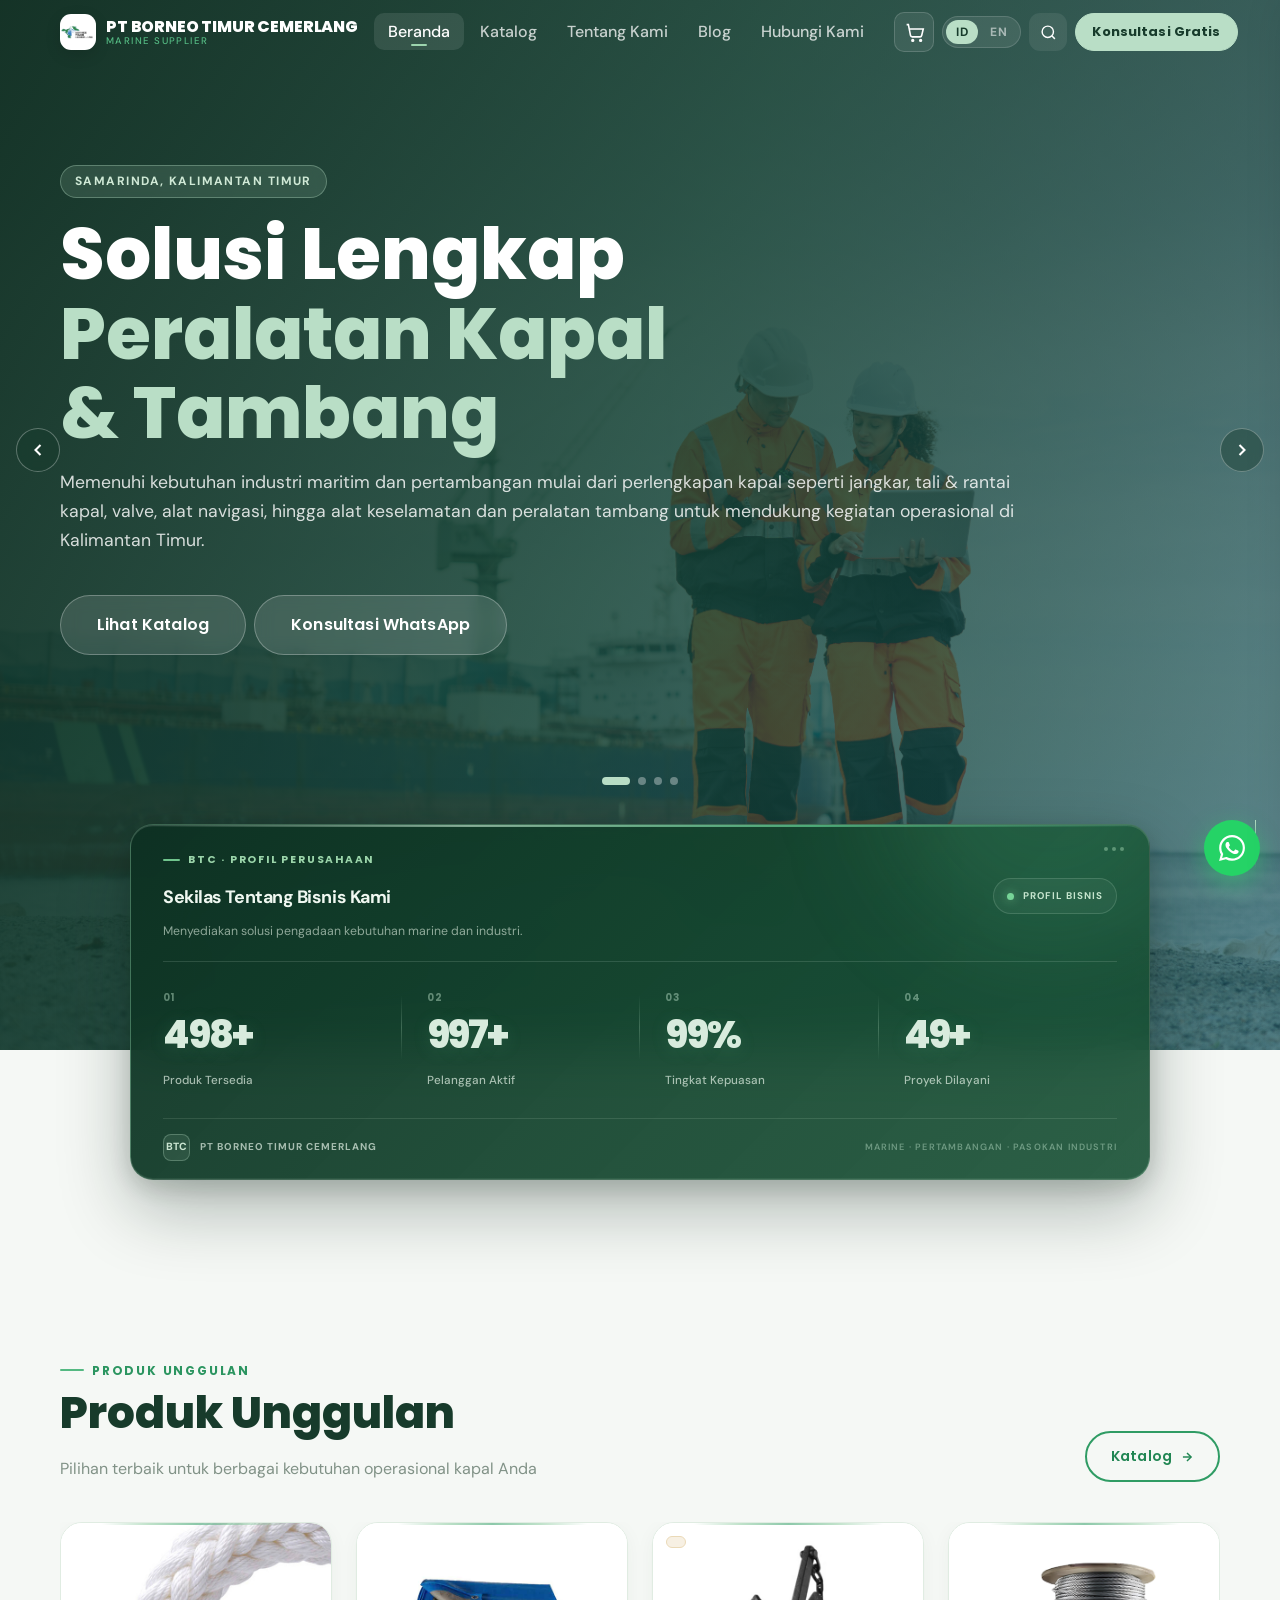
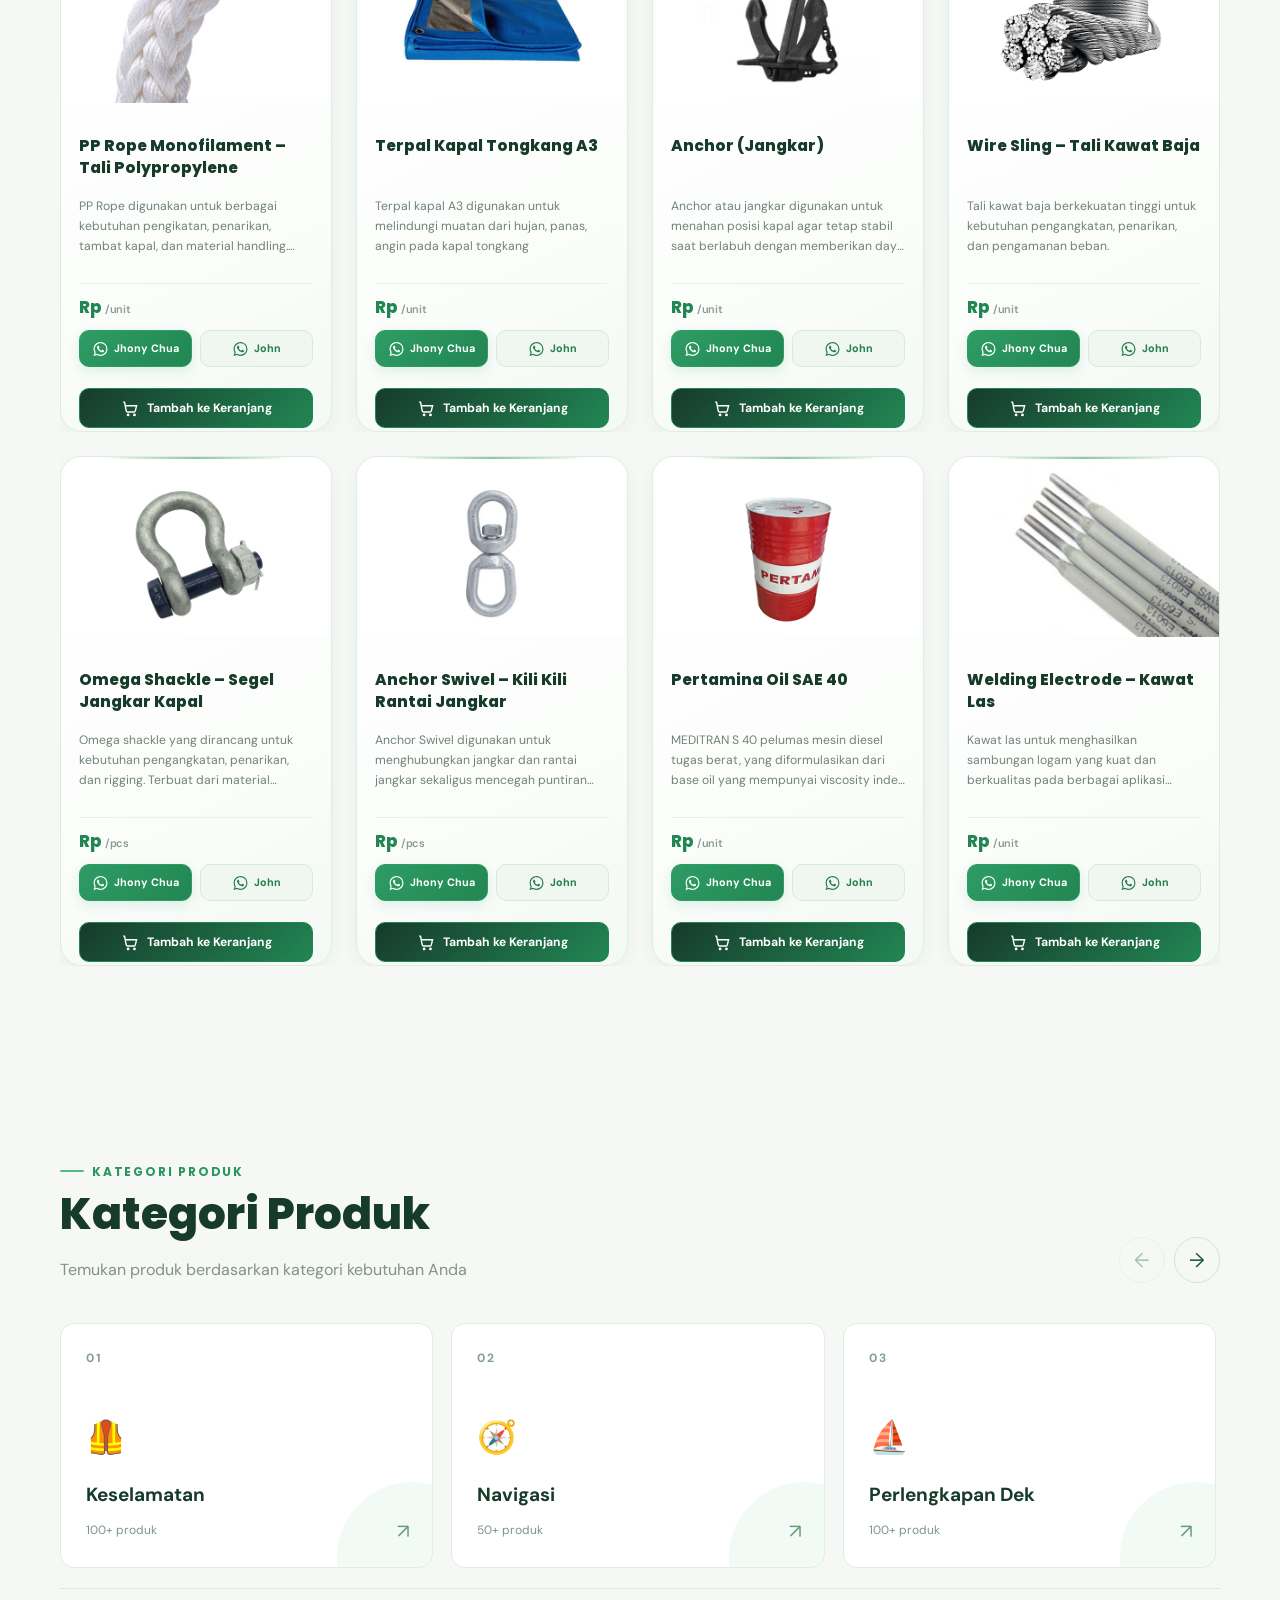
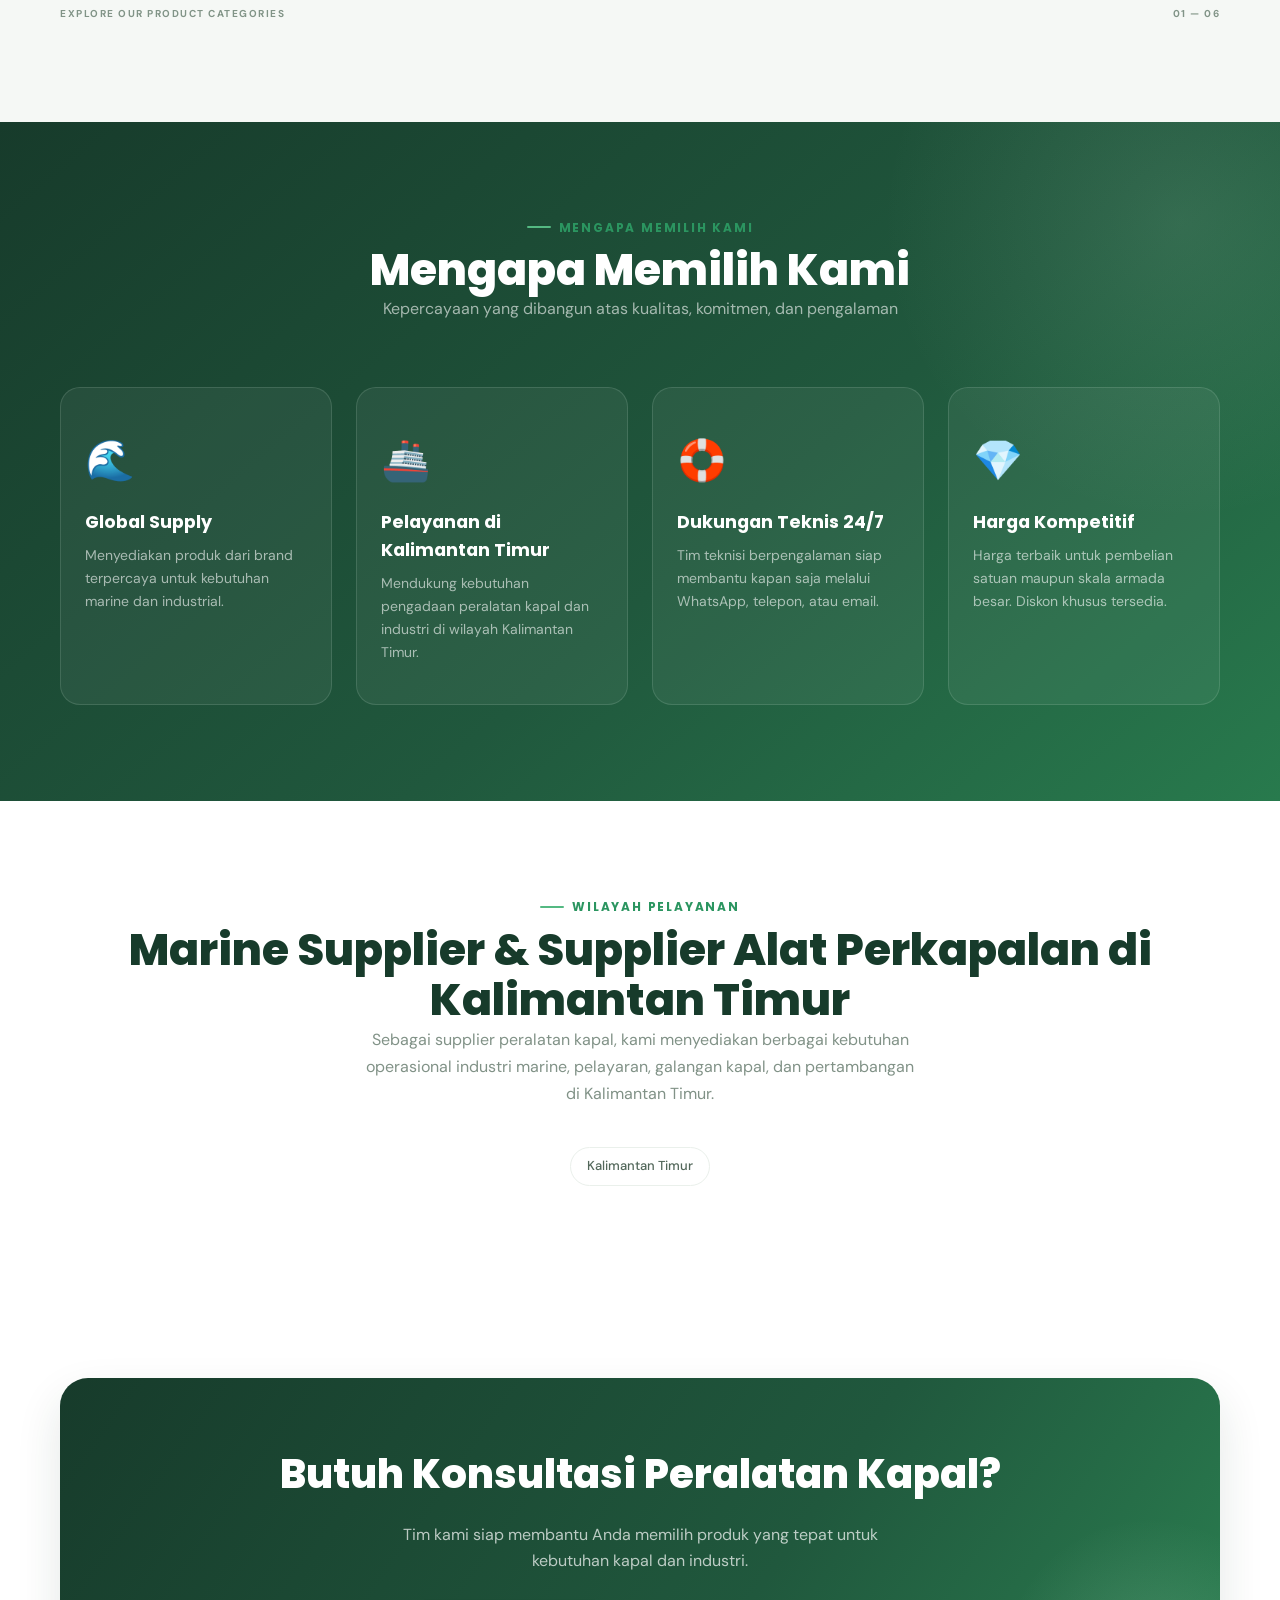
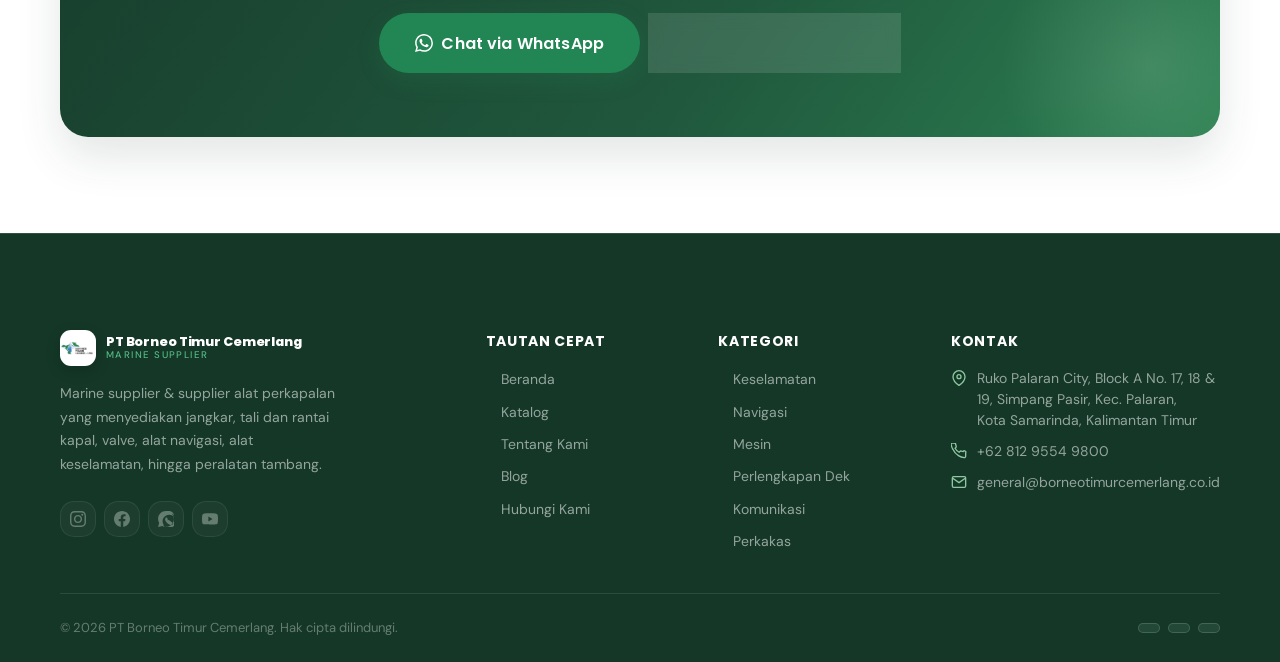
<file: index.html>
<!DOCTYPE html>
<html lang="id">
<head>

  <meta charset="UTF-8">
  <meta name="viewport" content="width=device-width, initial-scale=1.0, viewport-fit=cover">
  <meta name="description" content="PT Borneo Timur Cemerlang merupakan penyedia kebutuhan kapal dan peralatan pendukung pertambangan dengan fokus wilayah Kalimantan Timur. Menyediakan jangkar, tali dan rantai kapal, shackle, valve, alat navigasi, alat keselamatan, serta perlengkapan tambang.">
  <meta name="theme-color" content="#173B2B">
  <meta name="robots" content="index, follow">
  <meta name="google-site-verification" content="tAlS59Js-emibF6h3W6GMPNksFqFLlbFn0tctwGSP9M" />
  <title>PT Borneo Timur Cemerlang | Marine Supplier Peralatan Kapal & Tambang Kalimantan Timur</title>
    

  <!-- Open Graph -->
  <meta property="og:type" content="website">
  <meta property="og:site_name" content="PT Borneo Timur Cemerlang">
  <meta property="og:title" content="PT Borneo Timur Cemerlang | Marine Supplier & Peralatan Kapal Tambang Kalimantan Timur">
  <meta property="og:description" content="Penyedia kebutuhan kapal dan peralatan pendukung pertambangan dengan fokus wilayah Kalimantan Timur. Menyediakan jangkar, tali dan rantai kapal, valve, alat navigasi, alat keselamatan, serta perlengkapan tambang.">
  <meta property="og:locale" content="id_ID">

  <!-- Twitter Card -->
  <meta name="twitter:card" content="summary_large_image">
  <meta name="twitter:title" content="PT Borneo Timur Cemerlang | Marine Supplier & Peralatan Kapal Tambang Kalimantan Timur">
  <meta name="twitter:description" content="Penyedia kebutuhan kapal dan peralatan pendukung pertambangan dengan fokus wilayah Kalimantan Timur.">

  <link rel="icon" type="image/png" href="assets/icons/icon_btc.png">
  <link rel="stylesheet" href="css/variables.css?v=2.0.3">
  <link rel="stylesheet" href="css/navbar.css?v=2.0.3">
  <link rel="stylesheet" href="css/components.css?v=2.0.3">
  <link rel="stylesheet" href="css/home.css?v=2.0.3">
  <link rel="stylesheet" href="css/pages.css?v=2.0.3">
  <link rel="stylesheet" href="css/cart.css?v=1.0.0">
    <!-- Google tag (gtag.js) -->
  <script async src="https://www.googletagmanager.com/gtag/js?id=G-T38D8EZ532"></script>
  <script>
    window.dataLayer = window.dataLayer || [];
    function gtag(){dataLayer.push(arguments);}
    gtag('js', new Date());

    gtag('config', 'G-T38D8EZ532');
  </script>

    <!-- Google tag (gtag.js) -->
  <script async src="https://www.googletagmanager.com/gtag/js?id=AW-16690181124"></script>
  <script>
    window.dataLayer = window.dataLayer || [];
    function gtag(){dataLayer.push(arguments);}
    gtag('js', new Date());

    gtag('config', 'AW-16690181124');
  </script>

  <style>
    /* Reveal animations */
    .reveal { opacity: 0; transform: translateY(28px); transition: opacity .6s var(--ease-out), transform .6s var(--ease-out); }
    .reveal.revealed { opacity: 1; transform: none; }
    .reveal-delay-1 { transition-delay: .1s; }
    .reveal-delay-2 { transition-delay: .2s; }
    .reveal-delay-3 { transition-delay: .3s; }
    .reveal-delay-4 { transition-delay: .4s; }
  </style>

  <script>
  (function(){
    var canonical=document.querySelector('link[rel="canonical"]');
    var path=window.location.pathname;
    if(path.endsWith('/index.html')) path=path.slice(0,-10) || '/';
    var pageUrl=new URL(path,window.location.origin);
    pageUrl.search=''; pageUrl.hash='';
    if(!canonical){ canonical=document.createElement('link'); canonical.rel='canonical'; document.head.appendChild(canonical); }
    canonical.href=pageUrl.href;
    var ogUrl=document.querySelector('meta[property="og:url"]');
    if(!ogUrl){ ogUrl=document.createElement('meta'); ogUrl.setAttribute('property','og:url'); document.head.appendChild(ogUrl); }
    ogUrl.content=pageUrl.href;
    var ogImage=document.querySelector('meta[property="og:image"]');
    if(!ogImage){ ogImage=document.createElement('meta'); ogImage.setAttribute('property','og:image'); document.head.appendChild(ogImage); }
    ogImage.content=new URL('/assets/icons/icon_btc.png',window.location.origin).href;
    var site=document.querySelector('meta[property="og:site_name"]');
    if(site) site.content='PT Borneo Timur Cemerlang';
  })();
  </script>
  <link rel="stylesheet" href="css/btc-refresh.css?v=1.0.1">
</head>
<body data-page="home">

  <!-- Google Tag Manager (noscript) -->
  <noscript><iframe src="https://www.googletagmanager.com/ns.html?id=GTM-KBRDPP52"
  height="0" width="0" style="display:none;visibility:hidden"></iframe></noscript>
  <!-- End Google Tag Manager (noscript) -->

  <!-- NAV SLOT -->
  <div id="nav-slot"></div>
  
  <!-- ===================== HERO ===================== -->
  <section class="hero" aria-label="Hero slideshow">
    <div class="hero-slides">
      <!-- Slide 1 -->
      <div class="hero-slide active">
        <div class="hero-slide__bg" style="background-image:linear-gradient(160deg,rgba(10,22,40,.75),rgba(13,78,138,.45)),url('./assets/images/hero-1-slide1.jpg');background-size:cover;background-position:center;"></div>
      </div>
      <!-- Slide 2 -->
      <div class="hero-slide">
        <div class="hero-slide__bg" style="background-image:linear-gradient(160deg,rgba(10,22,40,.7),rgba(47,156,100,.35)),url('./assets/images/hero-2-slide1.jpg');background-size:cover;background-position:center;"></div>
      </div>
      <!-- Slide 3 -->
      <div class="hero-slide">
        <div class="hero-slide__bg" style="background-image:linear-gradient(160deg,rgba(10,22,40,.8),rgba(10,22,40,.5)),url('./assets/images/hero-3-slide1.jpg');background-size:cover;background-position:center;"></div>
      </div>
      <!-- Slide 4 -->
      <div class="hero-slide">
        <div class="hero-slide__bg" style="background-image:linear-gradient(160deg,rgba(10,22,40,.72),rgba(13,78,138,.38)),url('./assets/images/hero-4-slide1.jpg');background-size:cover;background-position:center;"></div>
      </div>
    </div>
    <!-- Arrow Controls -->
    <button class="hero-arrow hero-arrow--prev" aria-label="Previous slide">
      <svg width="20" height="20" fill="none" stroke="currentColor" stroke-width="2.5" viewBox="0 0 24 24"><polyline points="15 18 9 12 15 6"/></svg>
    </button>
    <button class="hero-arrow hero-arrow--next" aria-label="Next slide">
      <svg width="20" height="20" fill="none" stroke="currentColor" stroke-width="2.5" viewBox="0 0 24 24"><polyline points="9 18 15 12 9 6"/></svg>
    </button>

    <!-- Content -->
    <div class="hero-content">
      <div class="container">
        <span class="hero-eyebrow" data-i18n="hero_eyebrow"></span>
        <h1 class="hero-title">
          <span data-i18n="hero_title_1"></span> <span class="accent" data-i18n="hero_title_2"></span><br>
          <span class="gold" data-i18n="hero_title_3"></span>
        </h1>
        <p class="hero-subtitle" data-i18n="hero_subtitle"></p>
        <div class="hero-actions">
          <a href="catalog.html" class="btn btn-primary btn-lg" data-i18n="hero_btn_catalog">Catalog</a>
          <button id="wa-modal-trigger-hero" class="btn btn-ghost btn-lg" data-i18n="hero_btn_wa"></button>
        </div>
      </div>
    </div>

    <!-- Dots -->
    <div class="hero-indicators" role="tablist" aria-label="Slide navigation">
      <button class="hero-dot active" role="tab" aria-label="Slide 1"></button>
      <button class="hero-dot" role="tab" aria-label="Slide 2"></button>
      <button class="hero-dot" role="tab" aria-label="Slide 3"></button>
      <button class="hero-dot" role="tab" aria-label="Slide 4"></button>
    </div>

    <!-- Scroll cue -->
    <div class="hero-scroll-cue" aria-hidden="true">
      <div class="hero-scroll-line"></div>
    </div>
  </section>

  <!-- ===================== STATS BAR ===================== -->
  
<!-- ===================== FUTURISTIC FLOATING STATS ===================== -->
<section class="stats-bar">
  <div class="container">

    <div class="stats-bar__panel">

      <!-- Panel Header -->
      <div class="stats-bar__header">
        <div class="stats-bar__heading">
          <span class="stats-bar__eyebrow" data-i18n="stats_eyebrow">
            BTC · COMPANY OVERVIEW
          </span>

          <h2 data-i18n="stats_title">
            Our Business at a Glance
          </h2>

          <p data-i18n="stats_subtitle">
            Delivering marine and industrial supply solutions.
          </p>
        </div>

        <div class="stats-bar__status">
          <span class="stats-bar__status-dot"></span>
          <span data-i18n="stats_status">BUSINESS PROFILE</span>
        </div>
      </div>

      <!-- Statistics -->
      <div class="stats-bar__grid">

        <div class="stats-bar__item reveal">
          <span class="stats-bar__index">01</span>
          <div class="stats-bar__num"
               data-counter
               data-target="500"
               data-suffix="+">500+</div>
          <div class="stats-bar__label" data-i18n="stat_products">
            Available Products
          </div>
        </div>

        <div class="stats-bar__item reveal reveal-delay-1">
          <span class="stats-bar__index">02</span>
          <div class="stats-bar__num"
               data-counter
               data-target="1000"
               data-suffix="+">1000+</div>
          <div class="stats-bar__label" data-i18n="stat_clients">
            Active Customers
          </div>
        </div>

        <div class="stats-bar__item reveal reveal-delay-2">
          <span class="stats-bar__index">03</span>
          <div class="stats-bar__num"
               data-counter
               data-target="100"
               data-suffix="%">100%</div>
          <div class="stats-bar__label" data-i18n="stat_years">
            Customer Satisfaction
          </div>
        </div>

        <div class="stats-bar__item reveal reveal-delay-3">
          <span class="stats-bar__index">04</span>
          <div class="stats-bar__num"
               data-counter
               data-target="50"
               data-suffix="+">50+</div>
          <div class="stats-bar__label" data-i18n="stat_ports">
            Projects Served
          </div>
        </div>

      </div>

      <!-- Panel Footer -->
      <div class="stats-bar__bottom">
        <div class="stats-bar__signature">
          <span class="stats-bar__signature-mark">BTC</span>
          <span data-i18n="stats_signature">
            PT BORNEO TIMUR CEMERLANG
          </span>
        </div>

        <span class="stats-bar__bottom-caption" data-i18n="stats_caption">
          MARINE · MINING · INDUSTRIAL SUPPLY
        </span>
      </div>

      <!-- Decorative Elements -->
      <div class="stats-bar__decoration" aria-hidden="true">
        <span></span>
        <span></span>
        <span></span>
      </div>

    </div>

  </div>
</section>


  <!-- ===================== FEATURED PRODUCTS ===================== -->
  <section class="featured">
    <div class="container">
      <div class="section-header reveal" style="display:flex;align-items:flex-end;justify-content:space-between;flex-wrap:wrap;gap:16px;">
        <div>
          <div class="section-eyebrow" data-i18n="section_featured"></div>
          <h2 class="section-title" data-i18n="section_featured"></h2>
          <p class="section-subtitle" data-i18n="section_featured_sub"></p>
        </div>
        <a href="catalog.html" class="btn btn-outline">
          <span data-i18n="nav_catalog"></span>
          <svg width="14" height="14" fill="none" stroke="currentColor" stroke-width="2.5" viewBox="0 0 24 24"><line x1="5" y1="12" x2="19" y2="12"/><polyline points="12 5 19 12 12 19"/></svg>
        </a>
      </div>
      <div class="products-carousel">
        <div class="products-carousel__track" id="featured-grid-1"></div>
      </div>
      <div class="products-carousel">
        <div class="products-carousel__track" id="featured-grid-2"></div>
      </div>
    </div>
  </section>

  <!-- ===================== CATEGORIES ===================== -->
  
<section class="btc-categories">
  <div class="container">

    <div class="btc-cat-header reveal">
      <div class="btc-cat-heading">
        <div class="section-eyebrow" data-i18n="section_categories"></div>
        <h2 class="section-title" data-i18n="section_categories"></h2>
        <p class="section-subtitle" data-i18n="section_cat_sub"></p>
      </div>

      <div class="btc-cat-navigation">
        <button class="btc-cat-arrow" id="catPrev" aria-label="Previous categories">
          &#8592;
        </button>
        <button class="btc-cat-arrow" id="catNext" aria-label="Next categories">
          &#8594;
        </button>
      </div>
    </div>

    <div class="btc-cat-track-wrapper">
      <div class="btc-cat-track" id="categoryTrack">

        <a href="catalog.html?cat=safety" class="btc-cat-item">
          <span class="btc-cat-number">01</span>
          <div class="btc-cat-content">
            <span class="btc-cat-icon">🦺</span>
            <h3 data-i18n="cat_safety"></h3>
            <span class="btc-cat-count">100+ produk</span>
          </div>
          <span class="btc-cat-link">↗</span>
        </a>

        <a href="catalog.html?cat=navigation" class="btc-cat-item">
          <span class="btc-cat-number">02</span>
          <div class="btc-cat-content">
            <span class="btc-cat-icon">🧭</span>
            <h3 data-i18n="cat_navigation"></h3>
            <span class="btc-cat-count">50+ produk</span>
          </div>
          <span class="btc-cat-link">↗</span>
        </a>

        <a href="catalog.html?cat=deck" class="btc-cat-item">
          <span class="btc-cat-number">03</span>
          <div class="btc-cat-content">
            <span class="btc-cat-icon">⛵</span>
            <h3 data-i18n="cat_deck"></h3>
            <span class="btc-cat-count">100+ produk</span>
          </div>
          <span class="btc-cat-link">↗</span>
        </a>

        <a href="catalog.html?cat=engine" class="btc-cat-item">
          <span class="btc-cat-number">04</span>
          <div class="btc-cat-content">
            <span class="btc-cat-icon">⚙️</span>
            <h3 data-i18n="cat_engine"></h3>
            <span class="btc-cat-count">50+ produk</span>
          </div>
          <span class="btc-cat-link">↗</span>
        </a>

        <a href="catalog.html?cat=electrical" class="btc-cat-item">
          <span class="btc-cat-number">05</span>
          <div class="btc-cat-content">
            <span class="btc-cat-icon">📡</span>
            <h3 data-i18n="cat_comm"></h3>
            <span class="btc-cat-count">100+ produk</span>
          </div>
          <span class="btc-cat-link">↗</span>
        </a>

        <a href="catalog.html?cat=tools" class="btc-cat-item">
          <span class="btc-cat-number">06</span>
          <div class="btc-cat-content">
            <span class="btc-cat-icon">🔧</span>
            <h3 data-i18n="cat_tools"></h3>
            <span class="btc-cat-count">200+ produk</span>
          </div>
          <span class="btc-cat-link">↗</span>
        </a>

      </div>
    </div>

    <div class="btc-cat-footer">
      <span>EXPLORE OUR PRODUCT CATEGORIES</span>
      <span>01 — 06</span>
    </div>

  </div>
</section>


  <!-- ===================== WHY US ===================== -->
  <section class="why-us">
    <div class="container">
      <div class="section-header reveal" style="text-align:center;margin-bottom:var(--sp-2xl);">
        <div class="section-eyebrow" style="justify-content:center;" data-i18n="section_why"></div>
        <h2 class="section-title" style="color:var(--white);" data-i18n="section_why"></h2>
        <p class="section-subtitle" style="color:rgba(255,255,255,0.6);margin:0 auto;" data-i18n="section_why_sub"></p>
      </div>
      <div class="why-us__grid">
        <div class="why-card reveal reveal-delay-1">
          <span class="why-card__icon">🌊</span>
          <h3 class="why-card__title" data-i18n="why_1_title"></h3>
          <p class="why-card__desc" data-i18n="why_1_desc"></p>
        </div>
        <div class="why-card reveal reveal-delay-2">
          <span class="why-card__icon">🚢</span>
          <h3 class="why-card__title" data-i18n="why_2_title"></h3>
          <p class="why-card__desc" data-i18n="why_2_desc"></p>
        </div>
        <div class="why-card reveal reveal-delay-3">
          <span class="why-card__icon">🛟</span>
          <h3 class="why-card__title" data-i18n="why_3_title"></h3>
          <p class="why-card__desc" data-i18n="why_3_desc"></p>
        </div>
        <div class="why-card reveal reveal-delay-4">
          <span class="why-card__icon">💎</span>
          <h3 class="why-card__title" data-i18n="why_4_title"></h3>
          <p class="why-card__desc" data-i18n="why_4_desc"></p>
        </div>
      </div>
    </div>
  </section>

  <!-- ===================== SERVICE AREA ===================== -->
  <section class="categories" aria-label="Wilayah pelayanan">
    <div class="container">
      <div class="section-header reveal" style="text-align:center;">
        <div class="section-eyebrow" style="justify-content:center;" data-i18n="section_areas_eyebrow"></div>
        <h2 class="section-title" data-i18n="section_areas_title"></h2>
        <p class="section-subtitle" style="margin:0 auto;" data-i18n="section_areas_sub"></p>
      </div>
      <div class="reveal reveal-delay-1" style="display:flex;flex-wrap:wrap;gap:10px;justify-content:center;margin-top:var(--sp-xl);">
        <span class="chip" style="cursor:default;">Kalimantan Timur</span>
      </div>
    </div>
  </section>

  <!-- ===================== CTA BANNER ===================== -->
  <section class="cta-banner">
    <div class="container">
      <div class="cta-banner__inner reveal">
        <h2 class="cta-banner__title" data-i18n="cta_title"></h2>
        <p class="cta-banner__sub" data-i18n="cta_sub"></p>
        <div class="cta-banner__actions">
          <button id="wa-modal-trigger" class="btn btn-wa btn-lg">
            <svg width="18" height="18" fill="currentColor" viewBox="0 0 24 24"><path d="M17.472 14.382c-.297-.149-1.758-.867-2.03-.967-.273-.099-.471-.148-.67.15-.197.297-.767.966-.94 1.164-.173.199-.347.223-.644.075-.297-.15-1.255-.463-2.39-1.475-.883-.788-1.48-1.761-1.653-2.059-.173-.297-.018-.458.13-.606.134-.133.298-.347.446-.52.149-.174.198-.298.298-.497.099-.198.05-.371-.025-.52-.075-.149-.669-1.612-.916-2.207-.242-.579-.487-.5-.669-.51-.173-.008-.371-.01-.57-.01-.198 0-.52.074-.792.372-.272.297-1.04 1.016-1.04 2.479 0 1.462 1.065 2.875 1.213 3.074.149.198 2.096 3.2 5.077 4.487.709.306 1.262.489 1.694.625.712.227 1.36.195 1.871.118.571-.085 1.758-.719 2.006-1.413.248-.694.248-1.289.173-1.413-.074-.124-.272-.198-.57-.347m-5.421 7.403h-.004a9.87 9.87 0 01-5.031-1.378l-.361-.214-3.741.982.998-3.648-.235-.374a9.86 9.86 0 01-1.51-5.26c.001-5.45 4.436-9.884 9.888-9.884 2.64 0 5.122 1.03 6.988 2.898a9.825 9.825 0 012.893 6.994c-.003 5.45-4.437 9.884-9.885 9.884m8.413-18.297A11.815 11.815 0 0012.05 0C5.495 0 .16 5.335.157 11.892c0 2.096.547 4.142 1.588 5.945L.057 24l6.305-1.654a11.882 11.882 0 005.683 1.448h.005c6.554 0 11.89-5.335 11.893-11.893a11.821 11.821 0 00-3.48-8.413z"/></svg>
            <span data-i18n="cta_wa"></span>
          </button>
          <a href="tel:+6281268577849" class="btn btn-ghost btn-lg">
            <svg width="18" height="18" fill="none" stroke="currentColor" stroke-width="2" viewBox="0 0 24 24"><path d="M22 16.92v3a2 2 0 01-2.18 2 19.79 19.79 0 01-8.63-3.07A19.5 19.5 0 013.07 9.81 19.79 19.79 0 01.01 1.18 2 2 0 012 .01h3a2 2 0 012 1.72c.127.96.361 1.903.7 2.81a2 2 0 01-.45 2.11L6.09 7.91a16 16 0 006 6l1.27-1.27a2 2 0 012.11-.45c.907.339 1.85.573 2.81.7A2 2 0 0122 14.92z"/></svg>
            <span data-i18n="cta_call"></span>
          </a>
        </div>
      </div>
    </div>
  </section>

  <!-- FOOTER SLOT -->
  <div id="footer-slot"></div>

  <!-- FLOATING BUTTONS -->
  <div id="float-slot"></div>

  <!-- WA ADMIN MODAL -->
  <div id="wa-admin-modal" style="position:fixed;inset:0;z-index:99999;display:none;align-items:center;justify-content:center;padding:16px;">
    <div id="wa-modal-backdrop" style="position:absolute;inset:0;background:rgba(10,22,40,0.75);backdrop-filter:blur(4px);-webkit-backdrop-filter:blur(4px);"></div>
    <div style="position:relative;background:#fff;border-radius:20px;padding:28px 24px 24px;width:100%;max-width:360px;box-shadow:0 32px 80px rgba(10,22,40,0.35);z-index:1;">
      <!-- Close -->
      <button id="wa-modal-close" style="position:absolute;top:14px;right:14px;width:30px;height:30px;border-radius:50%;background:#f0f4f8;border:none;cursor:pointer;display:flex;align-items:center;justify-content:center;font-size:16px;color:#6B8AA8;">✕</button>
      <!-- Header -->
      <div style="text-align:center;margin-bottom:20px;">
        <div style="width:50px;height:50px;background:#25D366;border-radius:50%;display:flex;align-items:center;justify-content:center;margin:0 auto 12px;">
          <svg width="26" height="26" fill="white" viewBox="0 0 24 24"><path d="M17.472 14.382c-.297-.149-1.758-.867-2.03-.967-.273-.099-.471-.148-.67.15-.197.297-.767.966-.94 1.164-.173.199-.347.223-.644.075-.297-.15-1.255-.463-2.39-1.475-.883-.788-1.48-1.761-1.653-2.059-.173-.297-.018-.458.13-.606.134-.133.298-.347.446-.52.149-.174.198-.298.298-.497.099-.198.05-.371-.025-.52-.075-.149-.669-1.612-.916-2.207-.242-.579-.487-.5-.669-.51-.173-.008-.371-.01-.57-.01-.198 0-.52.074-.792.372-.272.297-1.04 1.016-1.04 2.479 0 1.462 1.065 2.875 1.213 3.074.149.198 2.096 3.2 5.077 4.487.709.306 1.262.489 1.694.625.712.227 1.36.195 1.871.118.571-.085 1.758-.719 2.006-1.413.248-.694.248-1.289.173-1.413-.074-.124-.272-.198-.57-.347m-5.421 7.403h-.004a9.87 9.87 0 01-5.031-1.378l-.361-.214-3.741.982.998-3.648-.235-.374a9.86 9.86 0 01-1.51-5.26c.001-5.45 4.436-9.884 9.888-9.884 2.64 0 5.122 1.03 6.988 2.898a9.825 9.825 0 012.893 6.994c-.003 5.45-4.437 9.884-9.885 9.884m8.413-18.297A11.815 11.815 0 0012.05 0C5.495 0 .16 5.335.157 11.892c0 2.096.547 4.142 1.588 5.945L.057 24l6.305-1.654a11.882 11.882 0 005.683 1.448h.005c6.554 0 11.89-5.335 11.893-11.893a11.821 11.821 0 00-3.48-8.413z"/></svg>
        </div>
        <p style="font-family:'Poppins',sans-serif;font-size:1.1rem;font-weight:800;color:#173B2B;margin:0 0 4px;">Hubungi via WhatsApp</p>
        <p style="font-size:0.82rem;color:#6B8AA8;margin:0;">Pilih admin yang ingin Anda hubungi</p>
      </div>
      <!-- Admin list -->
      <div style="display:flex;flex-direction:column;gap:10px;">
        <a href="https://wa.me/6281268577849?text=Halo+PT+Borneo+Timur+Cemerlang%2C+saya+butuh+konsultasi+peralatan+kapal." target="_blank" rel="noopener"
           style="display:flex;align-items:center;gap:12px;padding:14px 16px;border:2px solid #e4f5e9;border-radius:14px;background:#f7fffe;text-decoration:none;transition:border-color .2s,background .2s;"
           onmouseover="this.style.borderColor='#25D366';this.style.background='#edfff4'" onmouseout="this.style.borderColor='#e4f5e9';this.style.background='#f7fffe'">
          <div style="width:40px;height:40px;background:#25D366;border-radius:50%;display:flex;align-items:center;justify-content:center;flex-shrink:0;">
            <svg width="20" height="20" fill="white" viewBox="0 0 24 24"><path d="M17.472 14.382c-.297-.149-1.758-.867-2.03-.967-.273-.099-.471-.148-.67.15-.197.297-.767.966-.94 1.164-.173.199-.347.223-.644.075-.297-.15-1.255-.463-2.39-1.475-.883-.788-1.48-1.761-1.653-2.059-.173-.297-.018-.458.13-.606.134-.133.298-.347.446-.52.149-.174.198-.298.298-.497.099-.198.05-.371-.025-.52-.075-.149-.669-1.612-.916-2.207-.242-.579-.487-.5-.669-.51-.173-.008-.371-.01-.57-.01-.198 0-.52.074-.792.372-.272.297-1.04 1.016-1.04 2.479 0 1.462 1.065 2.875 1.213 3.074.149.198 2.096 3.2 5.077 4.487.709.306 1.262.489 1.694.625.712.227 1.36.195 1.871.118.571-.085 1.758-.719 2.006-1.413.248-.694.248-1.289.173-1.413-.074-.124-.272-.198-.57-.347m-5.421 7.403h-.004a9.87 9.87 0 01-5.031-1.378l-.361-.214-3.741.982.998-3.648-.235-.374a9.86 9.86 0 01-1.51-5.26c.001-5.45 4.436-9.884 9.888-9.884 2.64 0 5.122 1.03 6.988 2.898a9.825 9.825 0 012.893 6.994c-.003 5.45-4.437 9.884-9.885 9.884m8.413-18.297A11.815 11.815 0 0012.05 0C5.495 0 .16 5.335.157 11.892c0 2.096.547 4.142 1.588 5.945L.057 24l6.305-1.654a11.882 11.882 0 005.683 1.448h.005c6.554 0 11.89-5.335 11.893-11.893a11.821 11.821 0 00-3.48-8.413z"/></svg>
          </div>
          <div style="flex:1;">
            <div style="font-family:'Poppins',sans-serif;font-size:0.88rem;font-weight:700;color:#173B2B;">Jhony Chua</div>
            <div style="font-size:0.78rem;color:#6B8AA8;margin-top:1px;">+62 812-6857-7849</div>
          </div>
          <svg width="16" height="16" fill="none" stroke="#25D366" stroke-width="2.5" viewBox="0 0 24 24"><polyline points="9 18 15 12 9 6"/></svg>
        </a>
        <a href="https://wa.me/628117753350?text=Halo+PT+Borneo+Timur+Cemerlang%2C+saya+butuh+konsultasi+peralatan+kapal." target="_blank" rel="noopener"
           style="display:flex;align-items:center;gap:12px;padding:14px 16px;border:2px solid #e4f5e9;border-radius:14px;background:#f7fffe;text-decoration:none;transition:border-color .2s,background .2s;"
           onmouseover="this.style.borderColor='#25D366';this.style.background='#edfff4'" onmouseout="this.style.borderColor='#e4f5e9';this.style.background='#f7fffe'">
          <div style="width:40px;height:40px;background:#25D366;border-radius:50%;display:flex;align-items:center;justify-content:center;flex-shrink:0;">
            <svg width="20" height="20" fill="white" viewBox="0 0 24 24"><path d="M17.472 14.382c-.297-.149-1.758-.867-2.03-.967-.273-.099-.471-.148-.67.15-.197.297-.767.966-.94 1.164-.173.199-.347.223-.644.075-.297-.15-1.255-.463-2.39-1.475-.883-.788-1.48-1.761-1.653-2.059-.173-.297-.018-.458.13-.606.134-.133.298-.347.446-.52.149-.174.198-.298.298-.497.099-.198.05-.371-.025-.52-.075-.149-.669-1.612-.916-2.207-.242-.579-.487-.5-.669-.51-.173-.008-.371-.01-.57-.01-.198 0-.52.074-.792.372-.272.297-1.04 1.016-1.04 2.479 0 1.462 1.065 2.875 1.213 3.074.149.198 2.096 3.2 5.077 4.487.709.306 1.262.489 1.694.625.712.227 1.36.195 1.871.118.571-.085 1.758-.719 2.006-1.413.248-.694.248-1.289.173-1.413-.074-.124-.272-.198-.57-.347m-5.421 7.403h-.004a9.87 9.87 0 01-5.031-1.378l-.361-.214-3.741.982.998-3.648-.235-.374a9.86 9.86 0 01-1.51-5.26c.001-5.45 4.436-9.884 9.888-9.884 2.64 0 5.122 1.03 6.988 2.898a9.825 9.825 0 012.893 6.994c-.003 5.45-4.437 9.884-9.885 9.884m8.413-18.297A11.815 11.815 0 0012.05 0C5.495 0 .16 5.335.157 11.892c0 2.096.547 4.142 1.588 5.945L.057 24l6.305-1.654a11.882 11.882 0 005.683 1.448h.005c6.554 0 11.89-5.335 11.893-11.893a11.821 11.821 0 00-3.48-8.413z"/></svg>
          </div>
          <div style="flex:1;">
            <div style="font-family:'Poppins',sans-serif;font-size:0.88rem;font-weight:700;color:#173B2B;">John</div>
            <div style="font-size:0.78rem;color:#6B8AA8;margin-top:1px;">+62 811 7753 350</div>
          </div>
          <svg width="16" height="16" fill="none" stroke="#25D366" stroke-width="2.5" viewBox="0 0 24 24"><polyline points="9 18 15 12 9 6"/></svg>
        </a>
      </div>
    </div>
  </div>
  <script>
    (function(){
      var modal   = document.getElementById('wa-admin-modal');
      var trigger = document.getElementById('wa-modal-trigger');
      var close   = document.getElementById('wa-modal-close');
      var backdrop= document.getElementById('wa-modal-backdrop');
      function openModal(){  modal.style.display='flex'; document.body.style.overflow='hidden'; }
      function closeModal(){ modal.style.display='none'; document.body.style.overflow=''; }
      if(trigger)  trigger.addEventListener('click', openModal);
      var triggerHero = document.getElementById('wa-modal-trigger-hero');
      if(triggerHero) triggerHero.addEventListener('click', openModal);
      if(close)    close.addEventListener('click', closeModal);
      if(backdrop) backdrop.addEventListener('click', closeModal);
      document.addEventListener('keydown', function(e){ if(e.key==='Escape') closeModal(); });
    })();
  </script>

  <!-- SCRIPTS -->
<script src="js/translations.js?v=2.0.31" defer></script>
<script src="js/data.js?v=2.0.31" defer></script>
<script src="js/partials.js?v=2.0.31" defer></script>
<script src="js/cart.js?v=1.0.0" defer></script>
<script src="js/catalog.js?v=2.0.31" defer></script>
<script src="js/main.js?v=2.0.31" defer></script>
</body>
</html>
</file>
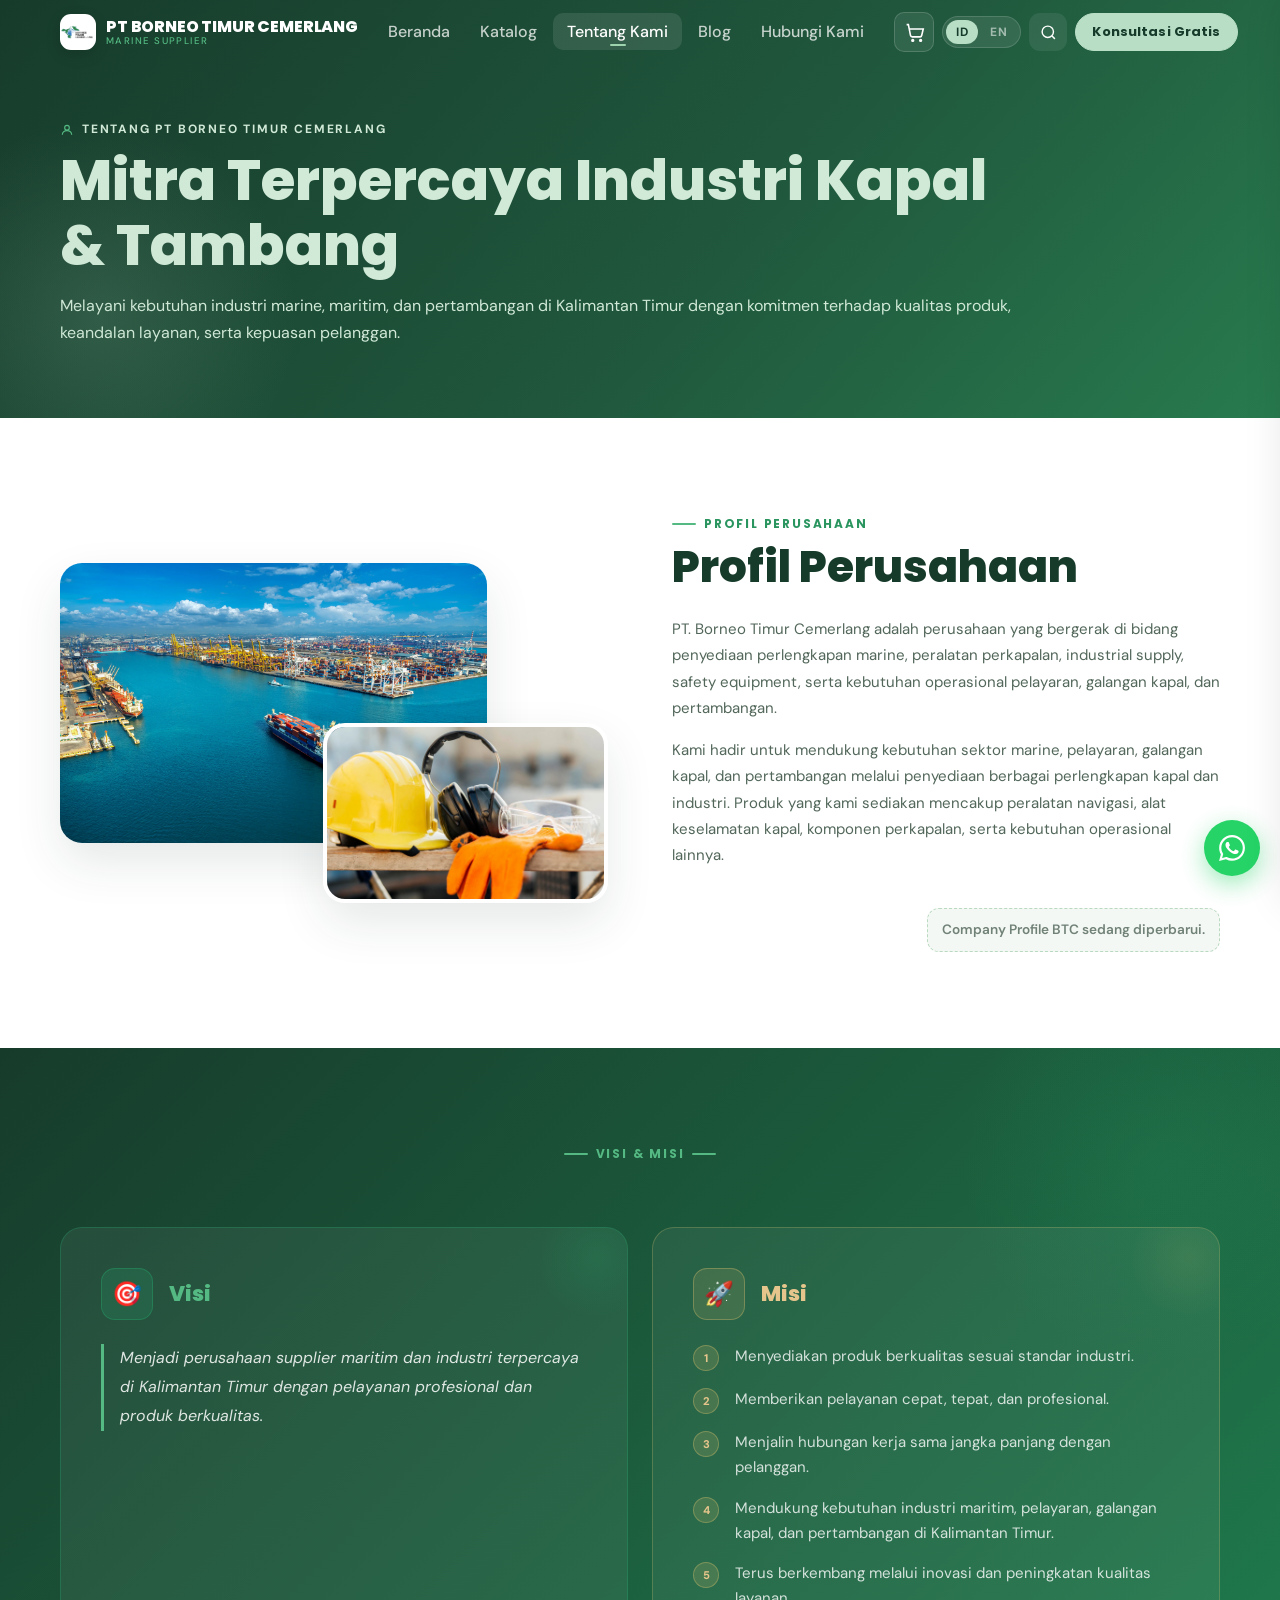
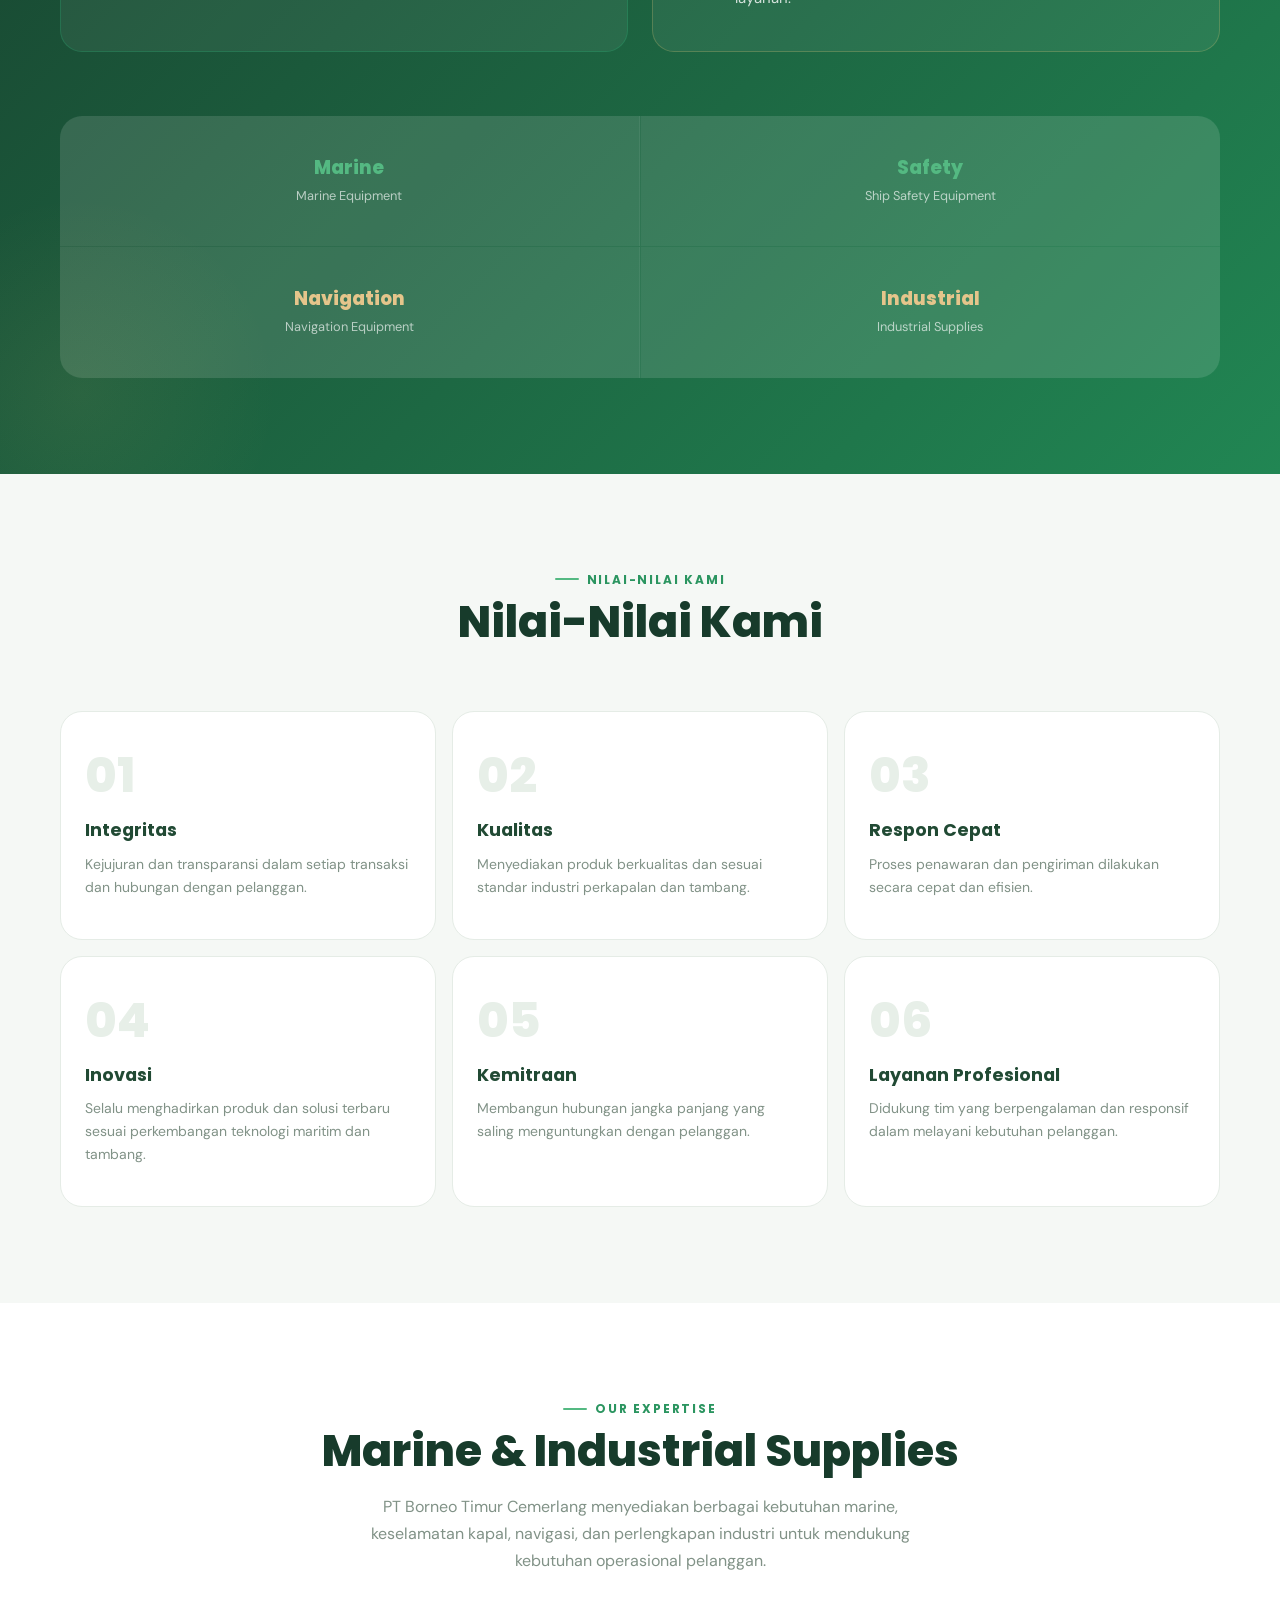
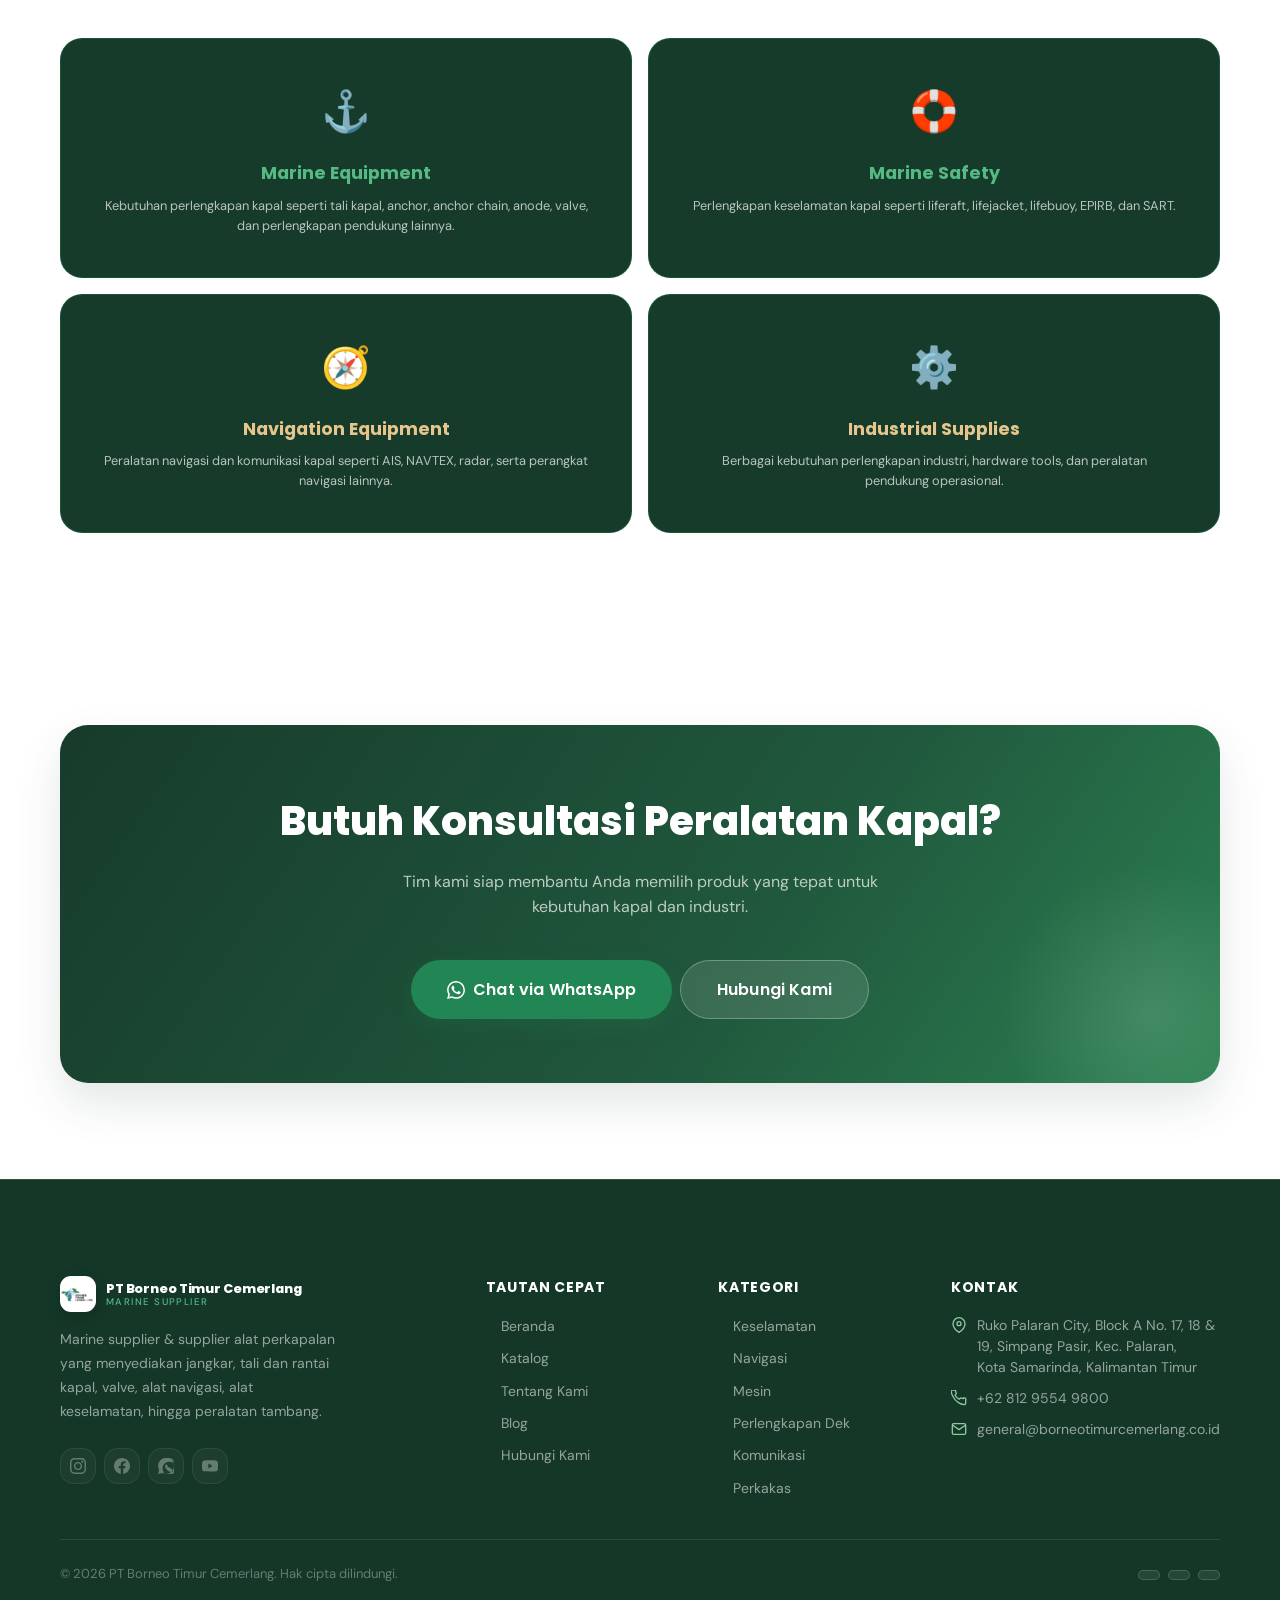
<file: about.html>
<!DOCTYPE html>
<html lang="id">
<head>
  <meta charset="UTF-8">
  <meta name="viewport" content="width=device-width, initial-scale=1.0, viewport-fit=cover">

  <!-- SEO -->
  <meta name="description" content="PT Borneo Timur Cemerlang adalah supplier kebutuhan marine, ship safety, navigation, dan industrial supplies yang berlokasi di Samarinda, Kalimantan Timur.">
  <meta name="keywords" content="PT Borneo Timur Cemerlang, BTC, marine supplier, ship supplier, marine equipment, ship safety equipment, navigation equipment, industrial supplies, supplier peralatan kapal Samarinda, supplier kapal Kalimantan Timur">
  <meta name="theme-color" content="#173B2B">
  <meta name="robots" content="index, follow">

  <title>Tentang Kami – PT Borneo Timur Cemerlang | Marine & Industrial Supplies</title>

  <!-- Open Graph -->
  <meta property="og:type" content="website">
  <meta property="og:site_name" content="PT Borneo Timur Cemerlang">
  <meta property="og:title" content="Tentang Kami – PT Borneo Timur Cemerlang">
  <meta property="og:description" content="Mengenal PT Borneo Timur Cemerlang, penyedia kebutuhan marine, ship safety, navigation, dan industrial supplies di Samarinda, Kalimantan Timur.">
  <meta property="og:locale" content="id_ID">

  <!-- Twitter Card -->
  <meta name="twitter:card" content="summary_large_image">
  <meta name="twitter:title" content="Tentang Kami – PT Borneo Timur Cemerlang">
  <meta name="twitter:description" content="Mengenal PT Borneo Timur Cemerlang, penyedia kebutuhan marine dan industrial supplies.">

  <!-- Favicon -->
  <link rel="icon" type="image/png" href="assets/icons/icon_btc.png">

  <!-- Stylesheets -->
  <link rel="stylesheet" href="https://cdnjs.cloudflare.com/ajax/libs/font-awesome/6.7.2/css/all.min.css"/>
  <link rel="stylesheet" href="css/variables.css?v=2.0.33">
  <link rel="stylesheet" href="css/navbar.css?v=2.0.33">
  <link rel="stylesheet" href="css/components.css?v=2.0.33">
  <link rel="stylesheet" href="css/home.css?v=2.0.33">
  <link rel="stylesheet" href="css/pages.css?v=2.0.33">
  <link rel="stylesheet" href="css/cart.css?v=1.0.0">

  <!-- Structured Data -->
  <script type="application/ld+json">
  {
    "@context": "https://schema.org",
    "@type": "AboutPage",
    "mainEntity": {
      "@type": "Organization",
      "name": "PT Borneo Timur Cemerlang",
      "email": "general@borneotimurcemerlang.co.id",
      "telephone": "+6281295549800",
      "logo": "assets/icons/icon_btc.png",
      "address": {
        "@type": "PostalAddress",
        "streetAddress": "Ruko Palaran City, Block A No. 17, 18 & 19, Simpang Pasir, Kecamatan Palaran",
        "addressLocality": "Samarinda",
        "addressRegion": "Kalimantan Timur",
        "addressCountry": "ID"
      }
    }
  }
  </script>

  <style>
    /* === REVEAL ANIMATION === */
    .reveal {
      opacity: 0;
      transform: translateY(24px);
      transition:
        opacity .6s var(--ease-out),
        transform .6s var(--ease-out);
    }

    .reveal.revealed {
      opacity: 1;
      transform: none;
    }

    .reveal-delay-1 { transition-delay: .1s; }
    .reveal-delay-2 { transition-delay: .2s; }
    .reveal-delay-3 { transition-delay: .3s; }

    /* === ABOUT IMAGE STACK === */
    .about-img-stack-wrap {
      position: relative;
      width: 100%;
      height: 260px;
    }

    .about-img-main-r {
      position: absolute;
      top: 0;
      left: 0;
      width: 78%;
      height: 210px;
      object-fit: cover;
      border-radius: var(--radius-lg);
      box-shadow: var(--shadow-lg);
    }

    .about-img-accent-r {
      position: absolute;
      bottom: 0;
      right: 0;
      width: 52%;
      height: 140px;
      object-fit: cover;
      border-radius: var(--radius-lg);
      border: 4px solid var(--white);
      box-shadow: var(--shadow-lg);
    }

    .about-badge-float-r {
      position: absolute;
      top: 50%;
      left: 60%;
      transform: translate(0, -50%);
      background: var(--navy);
      color: var(--white);
      padding: 12px 16px;
      border-radius: var(--radius-lg);
      text-align: center;
      box-shadow: var(--shadow-lg);
      border: 1px solid rgba(37, 184, 121, .25);
      z-index: 2;
    }

    @media (min-width: 768px) {
      .about-intro-grid {
        grid-template-columns: 1fr 1fr !important;
      }

      .about-img-stack-wrap {
        height: 340px;
      }

      .about-img-main-r {
        height: 280px;
      }

      .about-img-accent-r {
        height: 180px;
      }

      .about-badge-float-r {
        left: 65%;
        padding: 16px 20px;
      }

      .vm-grid {
        grid-template-columns: 1fr 1fr !important;
      }
    }

    /* === INDUSTRY CARDS === */
    @media (max-width: 599px) {
      .industry-card {
        padding: var(--sp-md) !important;
      }

      .industry-card .card-icon {
        font-size: 1.75rem !important;
        margin-bottom: var(--sp-sm) !important;
      }

      .industry-card h3 {
        font-size: .85rem !important;
      }

      .industry-card p {
        font-size: .72rem !important;
      }
    }
  </style>

  <script>
  (function(){
    var canonical=document.querySelector('link[rel="canonical"]');
    var path=window.location.pathname;
    if(path.endsWith('/index.html')) path=path.slice(0,-10) || '/';
    var pageUrl=new URL(path,window.location.origin);
    pageUrl.search=''; pageUrl.hash='';
    if(!canonical){ canonical=document.createElement('link'); canonical.rel='canonical'; document.head.appendChild(canonical); }
    canonical.href=pageUrl.href;
    var ogUrl=document.querySelector('meta[property="og:url"]');
    if(!ogUrl){ ogUrl=document.createElement('meta'); ogUrl.setAttribute('property','og:url'); document.head.appendChild(ogUrl); }
    ogUrl.content=pageUrl.href;
    var ogImage=document.querySelector('meta[property="og:image"]');
    if(!ogImage){ ogImage=document.createElement('meta'); ogImage.setAttribute('property','og:image'); document.head.appendChild(ogImage); }
    ogImage.content=new URL('/assets/icons/icon_btc.png',window.location.origin).href;
    var site=document.querySelector('meta[property="og:site_name"]');
    if(site) site.content='PT Borneo Timur Cemerlang';
  })();
  </script>
  <link rel="stylesheet" href="css/btc-refresh.css?v=1.0.0">
</head>

<body data-page="about">

  <div id="nav-slot"></div>

  <!-- PAGE HERO -->
  <section style="background:linear-gradient(150deg,var(--navy) 0%,var(--navy-mid) 60%,var(--ocean) 100%);padding:calc(var(--nav-h) + 56px) 0 72px;position:relative;overflow:hidden;">
    <div style="position:absolute;bottom:-100px;left:-100px;width:400px;height:400px;background:radial-gradient(circle,rgba(37,184,121,.12) 0%,transparent 70%);pointer-events:none;"></div>
    <div class="container">
      <p style="font-size:.75rem;font-weight:700;letter-spacing:.15em;text-transform:uppercase;color:var(--aqua);margin-bottom:10px;display:flex;align-items:center;gap:8px;">
        <svg width="14" height="14" fill="none" stroke="currentColor" stroke-width="2" viewBox="0 0 24 24">
          <circle cx="12" cy="8" r="4"/>
          <path d="M4 20c0-4 3.6-7 8-7s8 3 8 7"/>
        </svg>
        <span data-i18n="about_hero_eyebrow">Tentang Kami</span>
      </p>

      <h1 style="font-family:var(--font-display);font-size:clamp(2rem,5vw,3.5rem);font-weight:800;color:var(--white);line-height:1.15;margin-bottom:14px;max-width:960px;" data-i18n="about_hero_title">
        PT Borneo Timur Cemerlang
      </h1>

      <p style="font-size:1rem;color:rgba(255,255,255,.75);max-width:960px;line-height:1.7;" data-i18n="about_hero_sub">
        Mitra penyedia kebutuhan marine, ship safety, navigation, dan industrial supplies.
      </p>

    </div>
  </section>


  <!-- OUR STORY -->
  <section style="padding:var(--sp-3xl) 0;background:var(--white);">

    <div class="container">

      <div style="display:grid;grid-template-columns:1fr;gap:var(--sp-2xl);align-items:center;" class="about-intro-grid">

        <!-- Image Stack -->
        <div class="reveal about-img-stack-wrap">

          <img
            src="./assets/images/our-story-1.webp"
            alt="Kapal di area pelabuhan"
            loading="lazy"
            class="about-img-main-r"
          >

          <img
            src="./assets/images/our-story-2.webp"
            alt="Peralatan dan perlengkapan kapal"
            loading="lazy"
            class="about-img-accent-r"
          >

        </div>

        <!-- Text -->
        <div class="reveal">

          <div class="section-eyebrow" data-i18n="about_story_title">
            Profil Perusahaan
          </div>

          <h2 class="section-title" style="margin-bottom:var(--sp-lg);" data-i18n="about_story_title">
            Mengenal BTC
          </h2>

          <p style="font-size:.9375rem;color:var(--text-body);line-height:1.75;margin-bottom:var(--sp-md);" data-i18n="about_story_p1">
            PT Borneo Timur Cemerlang merupakan perusahaan yang bergerak dalam penyediaan kebutuhan marine dan industrial supplies. Berlokasi di Samarinda, Kalimantan Timur, perusahaan ini melayani kebutuhan perlengkapan kapal dan kebutuhan industri.
          </p>

          <p style="font-size:.9375rem;color:var(--text-body);line-height:1.75;margin-bottom:var(--sp-xl);" data-i18n="about_story_p2">
            Produk yang disediakan mencakup perlengkapan keselamatan kapal, peralatan navigasi, serta berbagai kebutuhan pendukung operasional kapal dan industri. BTC berkomitmen memberikan pelayanan profesional untuk mendukung kebutuhan pelanggan.
          </p>

          <div class="download-wrapper">
            <p class="company-profile-note" role="note">Company Profile BTC sedang diperbarui.</p>
          </div>

        </div>
      </div>
    </div>
  </section>


  <!-- VISION & MISSION -->
  <section style="padding:var(--sp-3xl) 0;background:linear-gradient(135deg,var(--navy) 0%,var(--ocean) 100%);position:relative;overflow:hidden;">

    <div style="position:absolute;top:-80px;right:-80px;width:400px;height:400px;background:radial-gradient(circle,rgba(37,184,121,.12) 0%,transparent 70%);pointer-events:none;"></div>

    <div style="position:absolute;bottom:-120px;left:-120px;width:400px;height:400px;background:radial-gradient(circle,rgba(245,204,117,.07) 0%,transparent 70%);pointer-events:none;"></div>

    <div class="container">

      <!-- Section Header -->
      <div class="reveal" style="text-align:center;margin-bottom:var(--sp-2xl);">

        <div style="font-family:var(--font-display);font-size:.75rem;font-weight:700;letter-spacing:.15em;text-transform:uppercase;color:var(--aqua);margin-bottom:var(--sp-sm);display:flex;align-items:center;justify-content:center;gap:8px;">

          <span style="display:block;width:24px;height:2px;background:var(--aqua);border-radius:2px;"></span>

          <span data-i18n="about_mission">Visi & Misi</span>

          <span style="display:block;width:24px;height:2px;background:var(--aqua);border-radius:2px;"></span>

        </div>

      </div>


      <!-- Vision + Mission Cards -->
      <div style="display:grid;grid-template-columns:1fr;gap:var(--sp-lg);margin-bottom:var(--sp-2xl);" class="vm-grid">

        <!-- VISION -->
        <div class="reveal" style="background:rgba(255,255,255,.06);border:1px solid rgba(37,184,121,.25);border-radius:var(--radius-lg);padding:var(--sp-xl);position:relative;overflow:hidden;">

          <div style="position:absolute;top:-30px;right:-30px;width:120px;height:120px;background:radial-gradient(circle,rgba(37,184,121,.14) 0%,transparent 70%);pointer-events:none;"></div>

          <div style="display:flex;align-items:center;gap:var(--sp-md);margin-bottom:var(--sp-lg);">

            <div style="width:52px;height:52px;border-radius:var(--radius-md);background:rgba(37,184,121,.16);border:1px solid rgba(37,184,121,.3);display:flex;align-items:center;justify-content:center;font-size:1.5rem;flex-shrink:0;">
              🎯
            </div>

            <h3 style="font-family:var(--font-display);font-size:1.35rem;font-weight:800;color:var(--aqua);line-height:1.2;" data-i18n="about_vision_label">
              Visi
            </h3>

          </div>

          <p style="font-size:1rem;color:rgba(255,255,255,.85);line-height:1.8;font-style:italic;border-left:3px solid var(--aqua);padding-left:var(--sp-md);" data-i18n="about_vision_text">
            Menjadi mitra terpercaya dalam penyediaan kebutuhan marine dan industrial supplies.
          </p>

        </div>


        <!-- MISSION -->
        <div class="reveal reveal-delay-1" style="background:rgba(255,255,255,.06);border:1px solid rgba(245,204,117,.22);border-radius:var(--radius-lg);padding:var(--sp-xl);position:relative;overflow:hidden;">

          <div style="position:absolute;top:-30px;right:-30px;width:120px;height:120px;background:radial-gradient(circle,rgba(245,204,117,.09) 0%,transparent 70%);pointer-events:none;"></div>

          <div style="display:flex;align-items:center;gap:var(--sp-md);margin-bottom:var(--sp-lg);">

            <div style="width:52px;height:52px;border-radius:var(--radius-md);background:rgba(245,204,117,.12);border:1px solid rgba(245,204,117,.3);display:flex;align-items:center;justify-content:center;font-size:1.5rem;flex-shrink:0;">
              🚀
            </div>

            <h3 style="font-family:var(--font-display);font-size:1.35rem;font-weight:800;color:var(--gold-light);line-height:1.2;" data-i18n="about_mission_label">
              Misi
            </h3>

          </div>

          <ul style="display:flex;flex-direction:column;gap:var(--sp-md);list-style:none;padding:0;margin:0;">

            <li style="display:flex;align-items:flex-start;gap:var(--sp-md);font-size:.9375rem;color:rgba(255,255,255,.8);line-height:1.65;">
              <span style="min-width:26px;height:26px;border-radius:50%;background:rgba(245,204,117,.15);border:1px solid rgba(245,204,117,.3);color:var(--gold-light);font-size:.7rem;font-weight:800;display:flex;align-items:center;justify-content:center;flex-shrink:0;margin-top:1px;">1</span>
              <span data-i18n="about_mission_1">Menyediakan kebutuhan marine dan industrial supplies.</span>
            </li>

            <li style="display:flex;align-items:flex-start;gap:var(--sp-md);font-size:.9375rem;color:rgba(255,255,255,.8);line-height:1.65;">
              <span style="min-width:26px;height:26px;border-radius:50%;background:rgba(245,204,117,.15);border:1px solid rgba(245,204,117,.3);color:var(--gold-light);font-size:.7rem;font-weight:800;display:flex;align-items:center;justify-content:center;flex-shrink:0;margin-top:1px;">2</span>
              <span data-i18n="about_mission_2">Mendukung kebutuhan perlengkapan keselamatan dan navigasi kapal.</span>
            </li>

            <li style="display:flex;align-items:flex-start;gap:var(--sp-md);font-size:.9375rem;color:rgba(255,255,255,.8);line-height:1.65;">
              <span style="min-width:26px;height:26px;border-radius:50%;background:rgba(245,204,117,.15);border:1px solid rgba(245,204,117,.3);color:var(--gold-light);font-size:.7rem;font-weight:800;display:flex;align-items:center;justify-content:center;flex-shrink:0;margin-top:1px;">3</span>
              <span data-i18n="about_mission_3">Memberikan pelayanan yang profesional dan responsif.</span>
            </li>

            <li style="display:flex;align-items:flex-start;gap:var(--sp-md);font-size:.9375rem;color:rgba(255,255,255,.8);line-height:1.65;">
              <span style="min-width:26px;height:26px;border-radius:50%;background:rgba(245,204,117,.15);border:1px solid rgba(245,204,117,.3);color:var(--gold-light);font-size:.7rem;font-weight:800;display:flex;align-items:center;justify-content:center;flex-shrink:0;margin-top:1px;">4</span>
              <span data-i18n="about_mission_4">Menjaga kualitas produk dan ketepatan pemenuhan kebutuhan pelanggan.</span>
            </li>

            <li style="display:flex;align-items:flex-start;gap:var(--sp-md);font-size:.9375rem;color:rgba(255,255,255,.8);line-height:1.65;">
              <span style="min-width:26px;height:26px;border-radius:50%;background:rgba(245,204,117,.15);border:1px solid rgba(245,204,117,.3);color:var(--gold-light);font-size:.7rem;font-weight:800;display:flex;align-items:center;justify-content:center;flex-shrink:0;margin-top:1px;">5</span>
              <span data-i18n="about_mission_5">Membangun hubungan kerja sama yang baik dengan pelanggan dan mitra.</span>
            </li>

          </ul>
        </div>
      </div>


      <!-- BUSINESS FOCUS -->
      <div style="display:grid;grid-template-columns:repeat(2,1fr);gap:1px;background:rgba(255,255,255,.08);border-radius:var(--radius-lg);overflow:hidden;">

        <div class="reveal" style="background:rgba(255,255,255,.05);padding:var(--sp-xl);text-align:center;border-right:1px solid rgba(255,255,255,.06);">

          <div style="font-family:var(--font-display);font-size:1.15rem;font-weight:800;color:var(--aqua);line-height:1.3;">
            Marine
          </div>

          <div style="font-size:.8rem;color:rgba(255,255,255,.65);margin-top:6px;">
            Marine Equipment
          </div>

        </div>

        <div class="reveal reveal-delay-1" style="background:rgba(255,255,255,.05);padding:var(--sp-xl);text-align:center;">

          <div style="font-family:var(--font-display);font-size:1.15rem;font-weight:800;color:var(--aqua);line-height:1.3;">
            Safety
          </div>

          <div style="font-size:.8rem;color:rgba(255,255,255,.65);margin-top:6px;">
            Ship Safety Equipment
          </div>

        </div>

        <div class="reveal reveal-delay-2" style="background:rgba(255,255,255,.05);padding:var(--sp-xl);text-align:center;border-right:1px solid rgba(255,255,255,.06);">

          <div style="font-family:var(--font-display);font-size:1.15rem;font-weight:800;color:var(--gold-light);line-height:1.3;">
            Navigation
          </div>

          <div style="font-size:.8rem;color:rgba(255,255,255,.65);margin-top:6px;">
            Navigation Equipment
          </div>

        </div>

        <div class="reveal reveal-delay-3" style="background:rgba(255,255,255,.05);padding:var(--sp-xl);text-align:center;">

          <div style="font-family:var(--font-display);font-size:1.15rem;font-weight:800;color:var(--gold-light);line-height:1.3;">
            Industrial
          </div>

          <div style="font-size:.8rem;color:rgba(255,255,255,.65);margin-top:6px;">
            Industrial Supplies
          </div>

        </div>

      </div>

    </div>
  </section>


  <!-- OUR VALUES -->
  <section style="padding:var(--sp-3xl) 0;background:var(--off-white);">

    <div class="container">

      <div class="section-header reveal" style="text-align:center;margin-bottom:var(--sp-2xl);">

        <div class="section-eyebrow" style="justify-content:center;" data-i18n="about_values_title">
          Nilai Perusahaan
        </div>

        <h2 class="section-title" data-i18n="about_values_title">
          Nilai Perusahaan
        </h2>

      </div>

      <div class="values-grid">

        <div class="value-card reveal">
          <div class="value-card__num">01</div>
          <h3 class="value-card__title" data-i18n="val_1_title"></h3>
          <p class="value-card__desc" data-i18n="val_1_desc"></p>
        </div>

        <div class="value-card reveal reveal-delay-1">
          <div class="value-card__num">02</div>
          <h3 class="value-card__title" data-i18n="val_2_title"></h3>
          <p class="value-card__desc" data-i18n="val_2_desc"></p>
        </div>

        <div class="value-card reveal reveal-delay-2">
          <div class="value-card__num">03</div>
          <h3 class="value-card__title" data-i18n="val_3_title"></h3>
          <p class="value-card__desc" data-i18n="val_3_desc"></p>
        </div>

        <div class="value-card reveal">
          <div class="value-card__num">04</div>
          <h3 class="value-card__title" data-i18n="val_4_title"></h3>
          <p class="value-card__desc" data-i18n="val_4_desc"></p>
        </div>

        <div class="value-card reveal reveal-delay-1">
          <div class="value-card__num">05</div>
          <h3 class="value-card__title" data-i18n="val_5_title"></h3>
          <p class="value-card__desc" data-i18n="val_5_desc"></p>
        </div>

        <div class="value-card reveal reveal-delay-2">
          <div class="value-card__num">06</div>
          <h3 class="value-card__title" data-i18n="val_6_title"></h3>
          <p class="value-card__desc" data-i18n="val_6_desc"></p>
        </div>

      </div>
    </div>
  </section>


  <!-- TEAM / STANDARDS -->
  <section style="padding:var(--sp-3xl) 0;background:var(--white);">

    <div class="container">

      <div class="section-header reveal" style="text-align:center;margin-bottom:var(--sp-2xl);">

        <div class="section-eyebrow" style="justify-content:center;">
          Our Expertise
        </div>

        <h2 class="section-title">
          Marine & Industrial Supplies
        </h2>

        <p class="section-subtitle" style="margin:var(--sp-md) auto 0;">
          PT Borneo Timur Cemerlang menyediakan berbagai kebutuhan marine, keselamatan kapal, navigasi, dan perlengkapan industri untuk mendukung kebutuhan operasional pelanggan.
        </p>

      </div>


      <div style="display:grid;grid-template-columns:repeat(2,1fr);gap:var(--sp-md);">

        <!-- MARINE -->
        <div class="reveal industry-card" style="background:var(--navy);border-radius:var(--radius-lg);padding:var(--sp-xl);border:1px solid rgba(37,184,121,.2);text-align:center;">

          <div class="card-icon" style="font-size:2.5rem;margin-bottom:var(--sp-md);">
            ⚓
          </div>

          <h3 style="font-family:var(--font-display);font-size:1.1rem;font-weight:700;color:var(--aqua);margin-bottom:var(--sp-sm);">
            Marine Equipment
          </h3>

          <p style="font-size:.8rem;color:rgba(255,255,255,.7);line-height:1.6;">
            Kebutuhan perlengkapan kapal seperti tali kapal, anchor, anchor chain, anode, valve, dan perlengkapan pendukung lainnya.
          </p>

        </div>


        <!-- SAFETY -->
        <div class="reveal reveal-delay-1 industry-card" style="background:var(--navy);border-radius:var(--radius-lg);padding:var(--sp-xl);border:1px solid rgba(37,184,121,.2);text-align:center;">

          <div class="card-icon" style="font-size:2.5rem;margin-bottom:var(--sp-md);">
            🛟
          </div>

          <h3 style="font-family:var(--font-display);font-size:1.1rem;font-weight:700;color:var(--aqua);margin-bottom:var(--sp-sm);">
            Marine Safety
          </h3>

          <p style="font-size:.8rem;color:rgba(255,255,255,.7);line-height:1.6;">
            Perlengkapan keselamatan kapal seperti liferaft, lifejacket, lifebuoy, EPIRB, dan SART.
          </p>

        </div>


        <!-- NAVIGATION -->
        <div class="reveal reveal-delay-2 industry-card" style="background:var(--navy);border-radius:var(--radius-lg);padding:var(--sp-xl);border:1px solid rgba(37,184,121,.2);text-align:center;">

          <div class="card-icon" style="font-size:2.5rem;margin-bottom:var(--sp-md);">
            🧭
          </div>

          <h3 style="font-family:var(--font-display);font-size:1.1rem;font-weight:700;color:var(--gold-light);margin-bottom:var(--sp-sm);">
            Navigation Equipment
          </h3>

          <p style="font-size:.8rem;color:rgba(255,255,255,.7);line-height:1.6;">
            Peralatan navigasi dan komunikasi kapal seperti AIS, NAVTEX, radar, serta perangkat navigasi lainnya.
          </p>

        </div>


        <!-- INDUSTRIAL -->
        <div class="reveal reveal-delay-3 industry-card" style="background:var(--navy);border-radius:var(--radius-lg);padding:var(--sp-xl);border:1px solid rgba(37,184,121,.2);text-align:center;">

          <div class="card-icon" style="font-size:2.5rem;margin-bottom:var(--sp-md);">
            ⚙️
          </div>

          <h3 style="font-family:var(--font-display);font-size:1.1rem;font-weight:700;color:var(--gold-light);margin-bottom:var(--sp-sm);">
            Industrial Supplies
          </h3>

          <p style="font-size:.8rem;color:rgba(255,255,255,.7);line-height:1.6;">
            Berbagai kebutuhan perlengkapan industri, hardware tools, dan peralatan pendukung operasional.
          </p>

        </div>

      </div>
    </div>
  </section>


  <!-- CTA -->
  <section class="cta-banner">

    <div class="container">

      <div class="cta-banner__inner reveal">

        <h2 class="cta-banner__title" data-i18n="cta_title"></h2>

        <p class="cta-banner__sub" data-i18n="cta_sub"></p>

        <div class="cta-banner__actions" style="position:relative;z-index:1;">

          <button class="btn btn-wa btn-lg wa-modal-trigger">

            <svg width="18" height="18" fill="currentColor" viewBox="0 0 24 24">
              <path d="M17.472 14.382c-.297-.149-1.758-.867-2.03-.967-.273-.099-.471-.148-.67.15-.197.297-.767.966-.94 1.164-.173.199-.347.223-.644.075-.297-.15-1.255-.463-2.39-1.475-.883-.788-1.48-1.761-1.653-2.059-.173-.297-.018-.458.13-.606.134-.133.298-.347.446-.52.149-.174.198-.298.298-.497.099-.198.05-.371-.025-.52-.075-.149-.669-1.612-.916-2.207-.242-.579-.487-.5-.669-.51-.173-.008-.371-.01-.57-.01-.198 0-.52.074-.792.372-.272.297-1.04 1.016-1.04 2.479 0 1.462 1.065 2.875 1.213 3.074.149.198 2.096 3.2 5.077 4.487.709.306 1.262.489 1.694.625.712.227 1.36.195 1.871.118.571-.085 1.758-.719 2.006-1.413.248-.694.248-1.289.173-1.413-.074-.124-.272-.198-.57-.347m-5.421 7.403h-.004a9.87 9.87 0 01-5.031-1.378l-.361-.214-3.741.982.998-3.648-.235-.374a9.86 9.86 0 01-1.51-5.26c.001-5.45 4.436-9.884 9.888-9.884 2.64 0 5.122 1.03 6.988 2.898a9.825 9.825 0 012.893 6.994c-.003 5.45-4.437 9.884-9.885 9.884m8.413-18.297A11.815 11.815 0 0012.05 0C5.495 0 .16 5.335.157 11.892c0 2.096.547 4.142 1.588 5.945L.057 24l6.305-1.654a11.882 11.882 0 005.683 1.448h.005c6.554 0 11.89-5.335 11.893-11.893a11.821 11.821 0 00-3.48-8.413z"/>
            </svg>

            <span data-i18n="cta_wa">Hubungi Kami</span>

          </button>

          <a href="contact.html" class="btn btn-ghost btn-lg" data-i18n="nav_contact">
            Kontak
          </a>

        </div>
      </div>
    </div>
  </section>


  <div id="footer-slot"></div>
  <div id="float-slot"></div>


  <!-- WA ADMIN MODAL -->
  <div id="wa-admin-modal" style="position:fixed;inset:0;z-index:99999;display:none;align-items:center;justify-content:center;padding:16px;">

    <div id="wa-modal-backdrop" style="position:absolute;inset:0;background:rgba(24,59,43,0.75);backdrop-filter:blur(4px);-webkit-backdrop-filter:blur(4px);"></div>

    <div style="position:relative;background:#fff;border-radius:20px;padding:28px 24px 24px;width:100%;max-width:360px;box-shadow:0 32px 80px rgba(24,59,43,0.25);z-index:1;">

      <!-- Close -->
      <button id="wa-modal-close" style="position:absolute;top:14px;right:14px;width:30px;height:30px;border-radius:50%;background:#f0f5f1;border:none;cursor:pointer;display:flex;align-items:center;justify-content:center;font-size:16px;color:#53685B;">
        ✕
      </button>


      <!-- Header -->
      <div style="text-align:center;margin-bottom:20px;">

        <div style="width:50px;height:50px;background:#25D366;border-radius:50%;display:flex;align-items:center;justify-content:center;margin:0 auto 12px;">

          <svg width="26" height="26" fill="white" viewBox="0 0 24 24">
            <path d="M17.472 14.382c-.297-.149-1.758-.867-2.03-.967-.273-.099-.471-.148-.67.15-.197.297-.767.966-.94 1.164-.173.199-.347.223-.644.075-.297-.15-1.255-.463-2.39-1.475-.883-.788-1.48-1.761-1.653-2.059-.173-.297-.018-.458.13-.606.134-.133.298-.347.446-.52.149-.174.198-.298.298-.497.099-.198.05-.371-.025-.52-.075-.149-.669-1.612-.916-2.207-.242-.579-.487-.5-.669-.51-.173-.008-.371-.01-.57-.01-.198 0-.52.074-.792.372-.272.297-1.04 1.016-1.04 2.479 0 1.462 1.065 2.875 1.213 3.074.149.198 2.096 3.2 5.077 4.487.709.306 1.262.489 1.694.625.712.227 1.36.195 1.871.118.571-.085 1.758-.719 2.006-1.413.248-.694.248-1.289.173-1.413-.074-.124-.272-.198-.57-.347m-5.421 7.403h-.004a9.87 9.87 0 01-5.031-1.378l-.361-.214-3.741.982.998-3.648-.235-.374a9.86 9.86 0 01-1.51-5.26c.001-5.45 4.436-9.884 9.888-9.884 2.64 0 5.122 1.03 6.988 2.898a9.825 9.825 0 012.893 6.994c-.003 5.45-4.437 9.884-9.885 9.884m8.413-18.297A11.815 11.815 0 0012.05 0C5.495 0 .16 5.335.157 11.892c0 2.096.547 4.142 1.588 5.945L.057 24l6.305-1.654a11.882 11.882 0 005.683 1.448h.005c6.554 0 11.89-5.335 11.893-11.893a11.821 11.821 0 00-3.48-8.413z"/>
          </svg>

        </div>

        <p style="font-family:'Poppins',sans-serif;font-size:1.1rem;font-weight:800;color:#183B2B;margin:0 0 4px;">
          Hubungi PT Borneo Timur Cemerlang
        </p>

        <p style="font-size:0.82rem;color:#82958A;margin:0;">
          Hubungi kami melalui WhatsApp resmi perusahaan.
        </p>

      </div>


      <!-- Official Contact -->
      <div style="display:flex;flex-direction:column;gap:10px;">

        <a
          href="https://wa.me/6281295549800?text=Halo%20PT%20Borneo%20Timur%20Cemerlang%2C%20saya%20ingin%20menanyakan%20informasi%20produk%20dan%20layanan."
          target="_blank"
          rel="noopener noreferrer"
          style="display:flex;align-items:center;gap:12px;padding:14px 16px;border:2px solid #d5eadd;border-radius:14px;background:#f2faf5;text-decoration:none;transition:border-color .2s,background .2s;"
          onmouseover="this.style.borderColor='#25D366';this.style.background='#edfff4'"
          onmouseout="this.style.borderColor='#d5eadd';this.style.background='#f2faf5'"
        >

          <div style="width:40px;height:40px;background:#25D366;border-radius:50%;display:flex;align-items:center;justify-content:center;flex-shrink:0;">

            <svg width="20" height="20" fill="white" viewBox="0 0 24 24">
              <path d="M17.472 14.382c-.297-.149-1.758-.867-2.03-.967-.273-.099-.471-.148-.67.15-.197.297-.767.966-.94 1.164-.173.199-.347.223-.644.075-.297-.15-1.255-.463-2.39-1.475-.883-.788-1.48-1.761-1.653-2.059-.173-.297-.018-.458.13-.606.134-.133.298-.347.446-.52.149-.174.198-.298.298-.497.099-.198.05-.371-.025-.52-.075-.149-.669-1.612-.916-2.207-.242-.579-.487-.5-.669-.51-.173-.008-.371-.01-.57-.01-.198 0-.52.074-.792.372-.272.297-1.04 1.016-1.04 2.479 0 1.462 1.065 2.875 1.213 3.074.149.198 2.096 3.2 5.077 4.487.709.306 1.262.489 1.694.625.712.227 1.36.195 1.871.118.571-.085 1.758-.719 2.006-1.413.248-.694.248-1.289.173-1.413-.074-.124-.272-.198-.57-.347m-5.421 7.403h-.004a9.87 9.87 0 01-5.031-1.378l-.361-.214-3.741.982.998-3.648-.235-.374a9.86 9.86 0 01-1.51-5.26c.001-5.45 4.436-9.884 9.888-9.884 2.64 0 5.122 1.03 6.988 2.898a9.825 9.825 0 012.893 6.994c-.003 5.45-4.437 9.884-9.885 9.884m8.413-18.297A11.815 11.815 0 0012.05 0C5.495 0 .16 5.335.157 11.892c0 2.096.547 4.142 1.588 5.945L.057 24l6.305-1.654a11.882 11.882 0 005.683 1.448h.005c6.554 0 11.89-5.335 11.893-11.893a11.821 11.821 0 00-3.48-8.413z"/>
            </svg>

          </div>

          <div style="flex:1;">

            <div style="font-family:'Poppins',sans-serif;font-size:0.88rem;font-weight:700;color:#183B2B;">
              PT Borneo Timur Cemerlang
            </div>

            <div style="font-size:0.78rem;color:#53685B;margin-top:1px;">
              +62 812-9554-9800
            </div>

          </div>

          <svg width="16" height="16" fill="none" stroke="#25D366" stroke-width="2.5" viewBox="0 0 24 24">
            <polyline points="9 18 15 12 9 6"/>
          </svg>

        </a>

      </div>

      <!-- Email -->
      <p style="font-size:.78rem;color:#82958A;text-align:center;margin-top:16px;">
        Email:
        <a href="mailto:general@borneotimurcemerlang.co.id" style="color:#16834F;font-weight:600;">
          general@borneotimurcemerlang.co.id
        </a>
      </p>

    </div>
  </div>


  <!-- WHATSAPP MODAL SCRIPT -->
  <script>
    (function () {
      var modal = document.getElementById('wa-admin-modal');
      var backdrop = document.getElementById('wa-modal-backdrop');
      var close = document.getElementById('wa-modal-close');
      var triggers = document.querySelectorAll('.wa-modal-trigger');

      function openModal() {
        if (!modal) return;

        modal.style.display = 'flex';
        document.body.style.overflow = 'hidden';
      }

      function closeModal() {
        if (!modal) return;

        modal.style.display = 'none';
        document.body.style.overflow = '';
      }

      triggers.forEach(function (trigger) {
        trigger.addEventListener('click', openModal);
      });

      if (close) {
        close.addEventListener('click', closeModal);
      }

      if (backdrop) {
        backdrop.addEventListener('click', closeModal);
      }

      document.addEventListener('keydown', function (e) {
        if (e.key === 'Escape') {
          closeModal();
        }
      });
    })();
  </script>


  <!-- JAVASCRIPT -->
<script src="js/translations.js?v=2.0.31" defer></script>
<script src="js/data.js?v=2.0.31" defer></script>
<script src="js/partials.js?v=2.0.31" defer></script>
<script src="js/cart.js?v=1.0.0" defer></script>
<script src="js/catalog.js?v=2.0.31" defer></script>
<script src="js/main.js?v=2.0.31" defer></script>

</body>
</html>
</file>
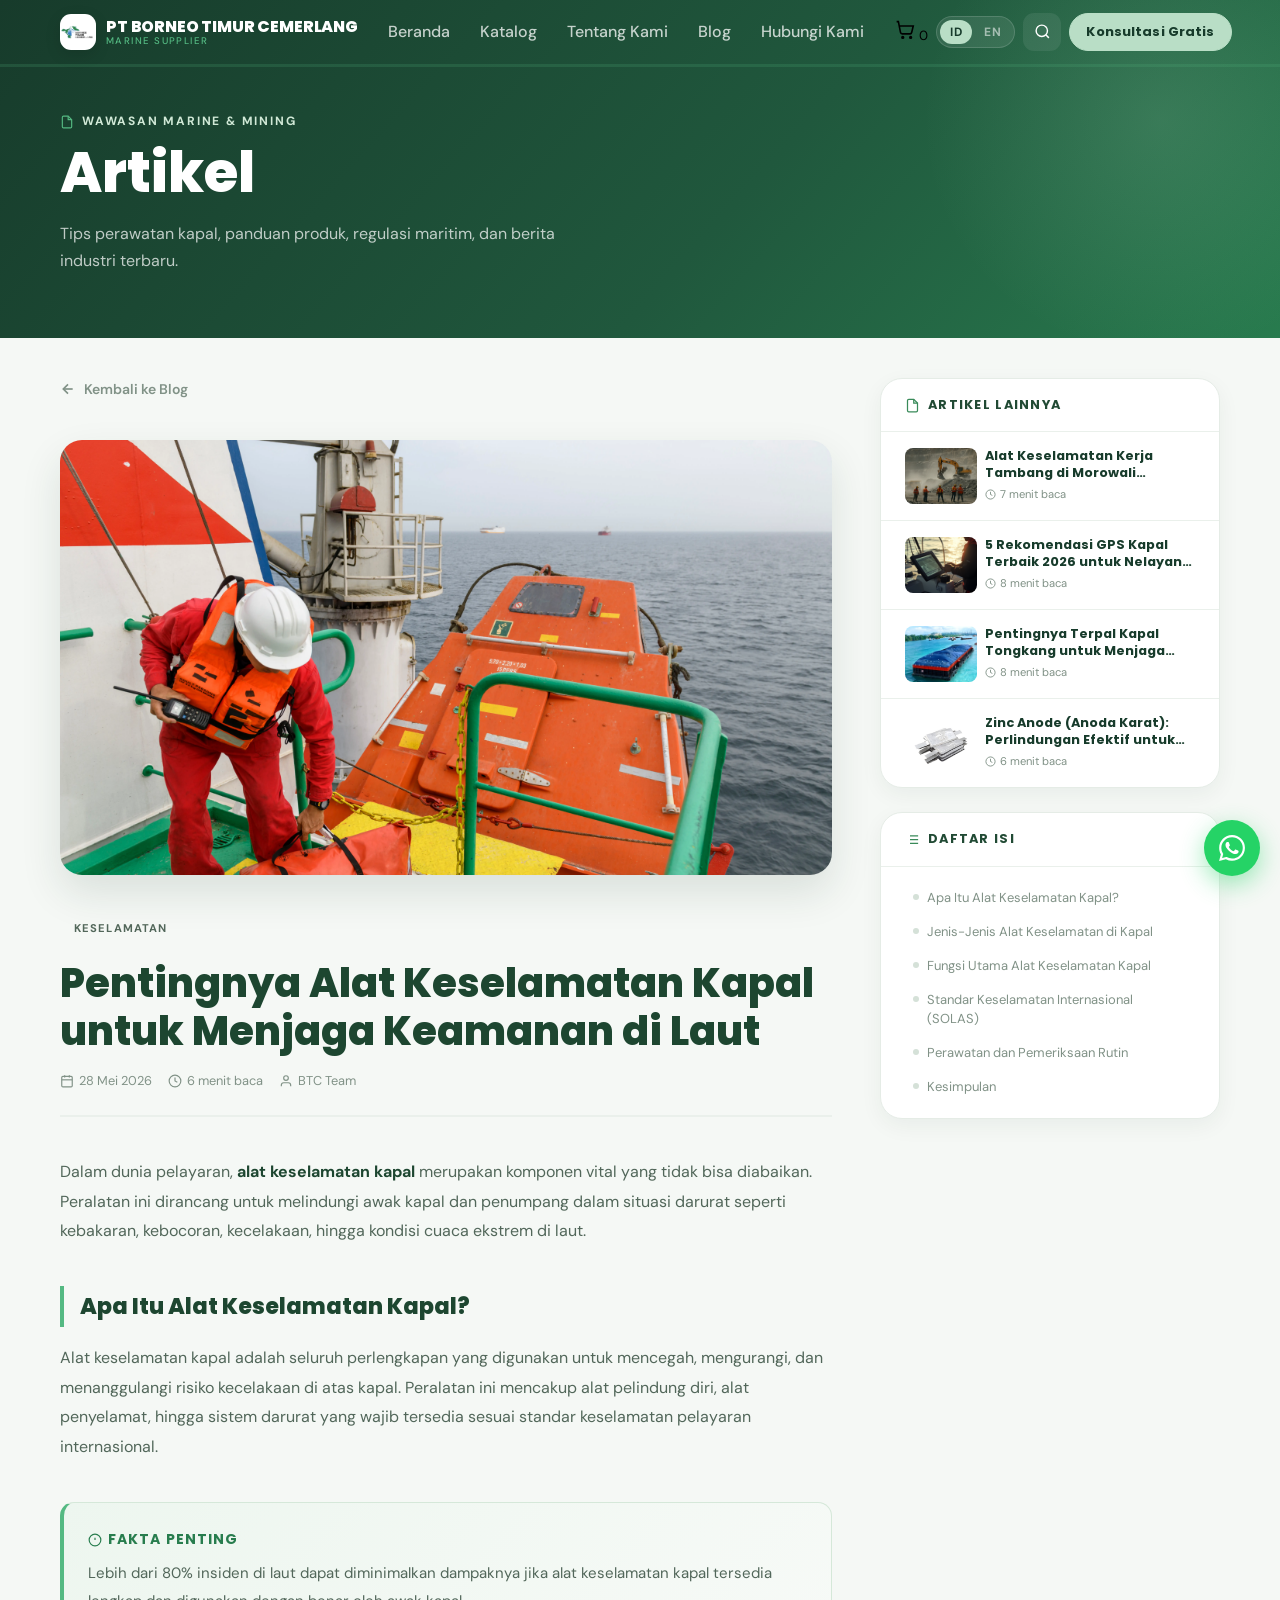
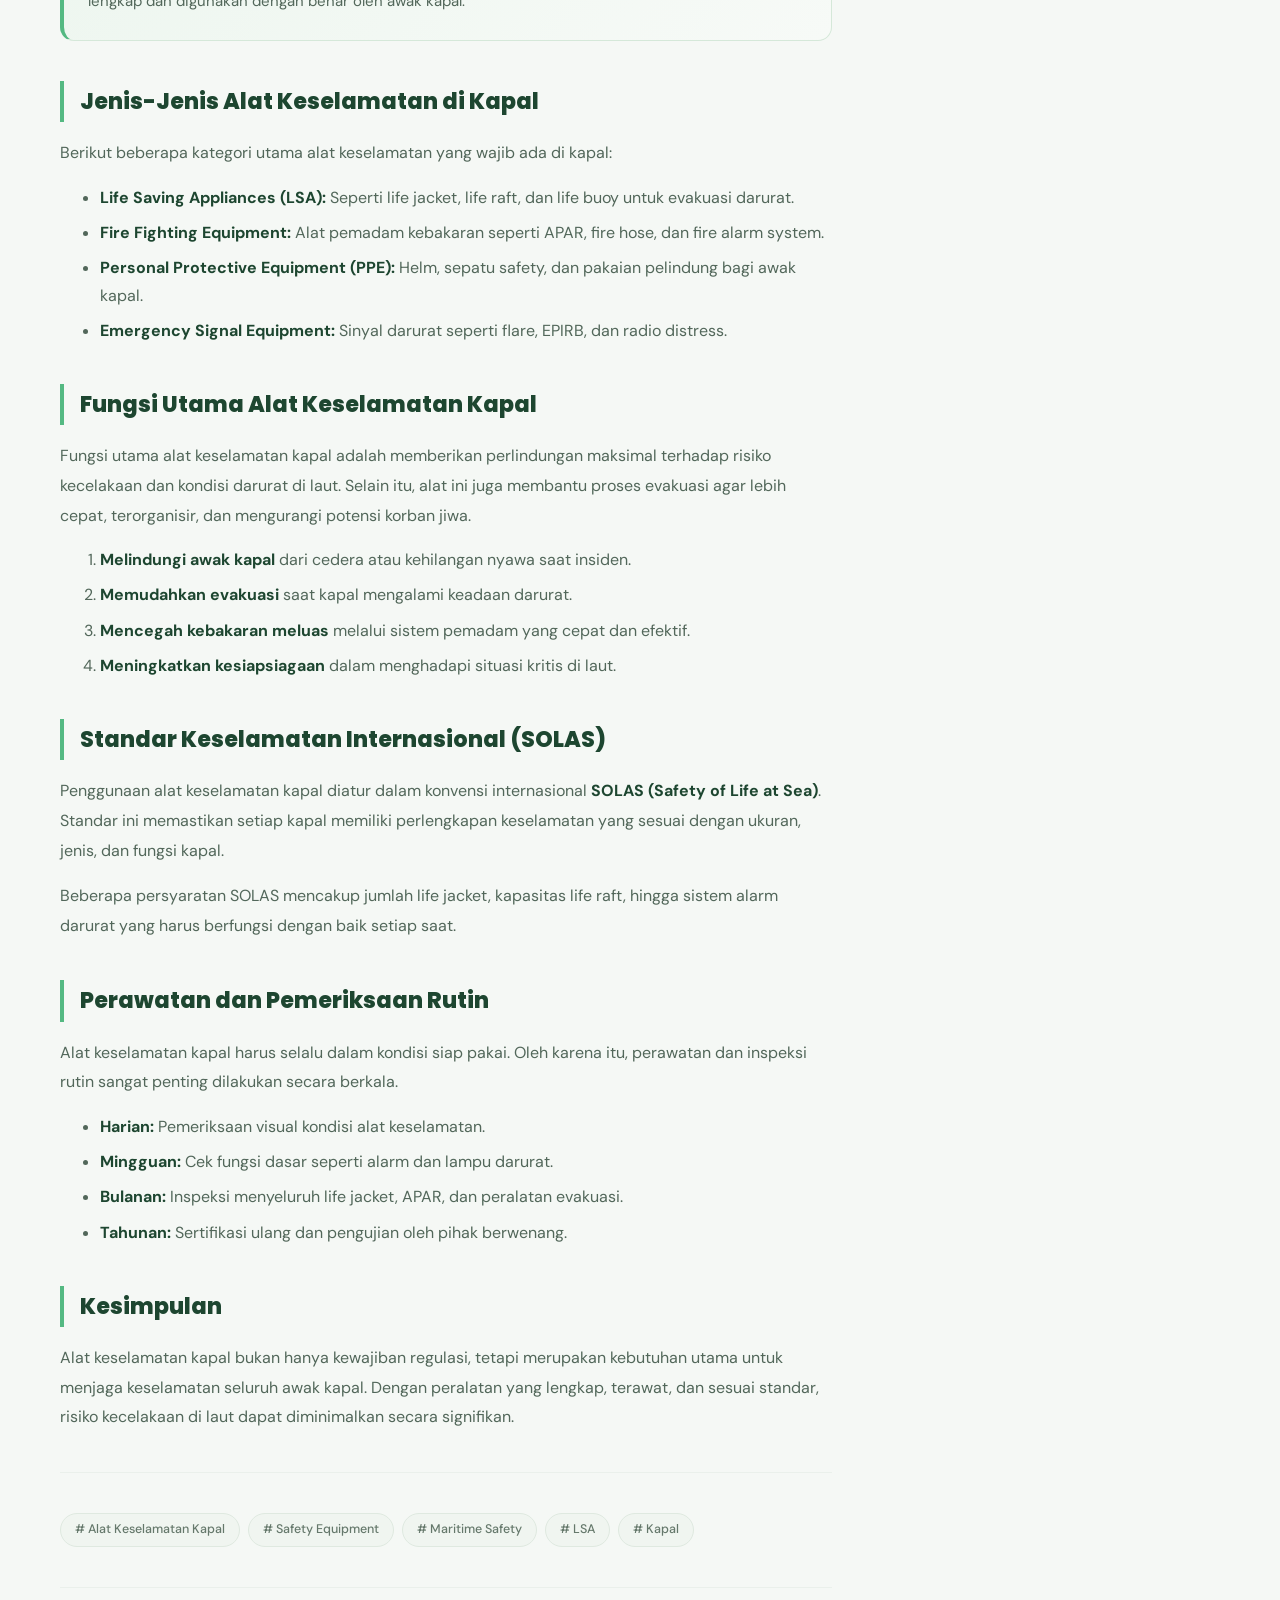
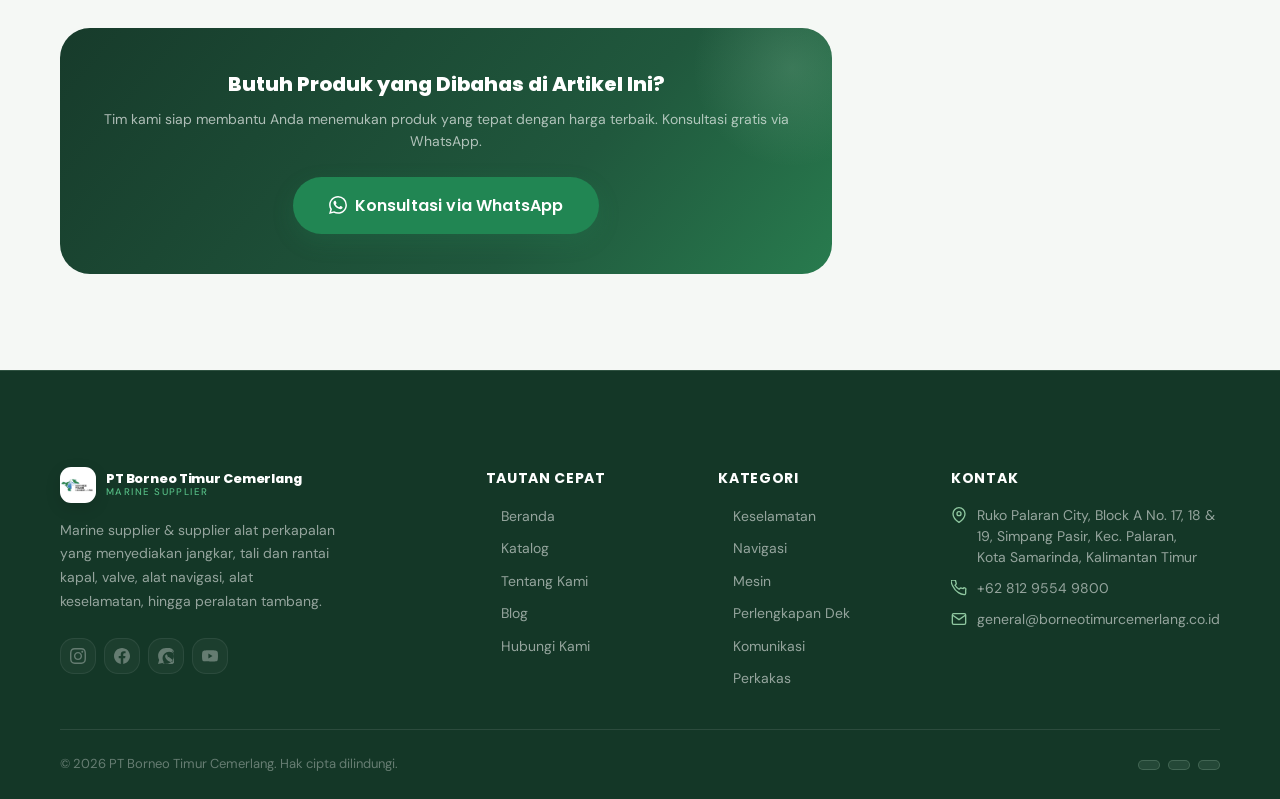
<file: article.html>
<!DOCTYPE html>
<html lang="id">
<head>
  <meta charset="UTF-8">
  <meta name="viewport" content="width=device-width, initial-scale=1.0">
  <title>Artikel – PT Borneo Timur Cemerlang</title>
  <script>
    const articleIds = ["alat-keselamatan-kapal","alat-keselamatan-tambang-morowali","rekomendasi-gps-kapal-terbaik-2026","terpal-kapal-tongkang","zinc-anode-anoda-karat"];
    const params = new URLSearchParams(window.location.search);
    const requestedId = params.get('id');
    const id = articleIds.includes(requestedId) ? requestedId : articleIds[0];
    params.delete('id');
    const query = params.toString();
    window.location.replace('articles/' + id + '/article.html' + (query ? '?' + query : '') + window.location.hash);
  </script>
  <link rel="stylesheet" href="css/btc-refresh.css?v=1.0.0">
</head>
<body>
  <ul>
    <li><a href="articles/alat-keselamatan-kapal/article.html">Pentingnya Alat Keselamatan Kapal untuk Menjaga Keamanan di Laut</a></li>
    <li><a href="articles/alat-keselamatan-tambang-morowali/article.html">Alat Keselamatan Kerja Tambang di Morowali Sulawesi yang Wajib Dipakai di Area Berisiko</a></li>
    <li><a href="articles/rekomendasi-gps-kapal-terbaik-2026/article.html">5 Rekomendasi GPS Kapal Terbaik 2026 untuk Nelayan & Kapal Komersial</a></li>
    <li><a href="articles/terpal-kapal-tongkang/article.html">Pentingnya Terpal Kapal Tongkang untuk Menjaga Keamanan dan Efisiensi Pengangkutan</a></li>
    <li><a href="articles/zinc-anode-anoda-karat/article.html">Zinc Anode (Anoda Karat): Perlindungan Efektif untuk Kapal dan Struktur Logam dari Korosi</a></li>
  </ul>
</body>
</html>
</file>
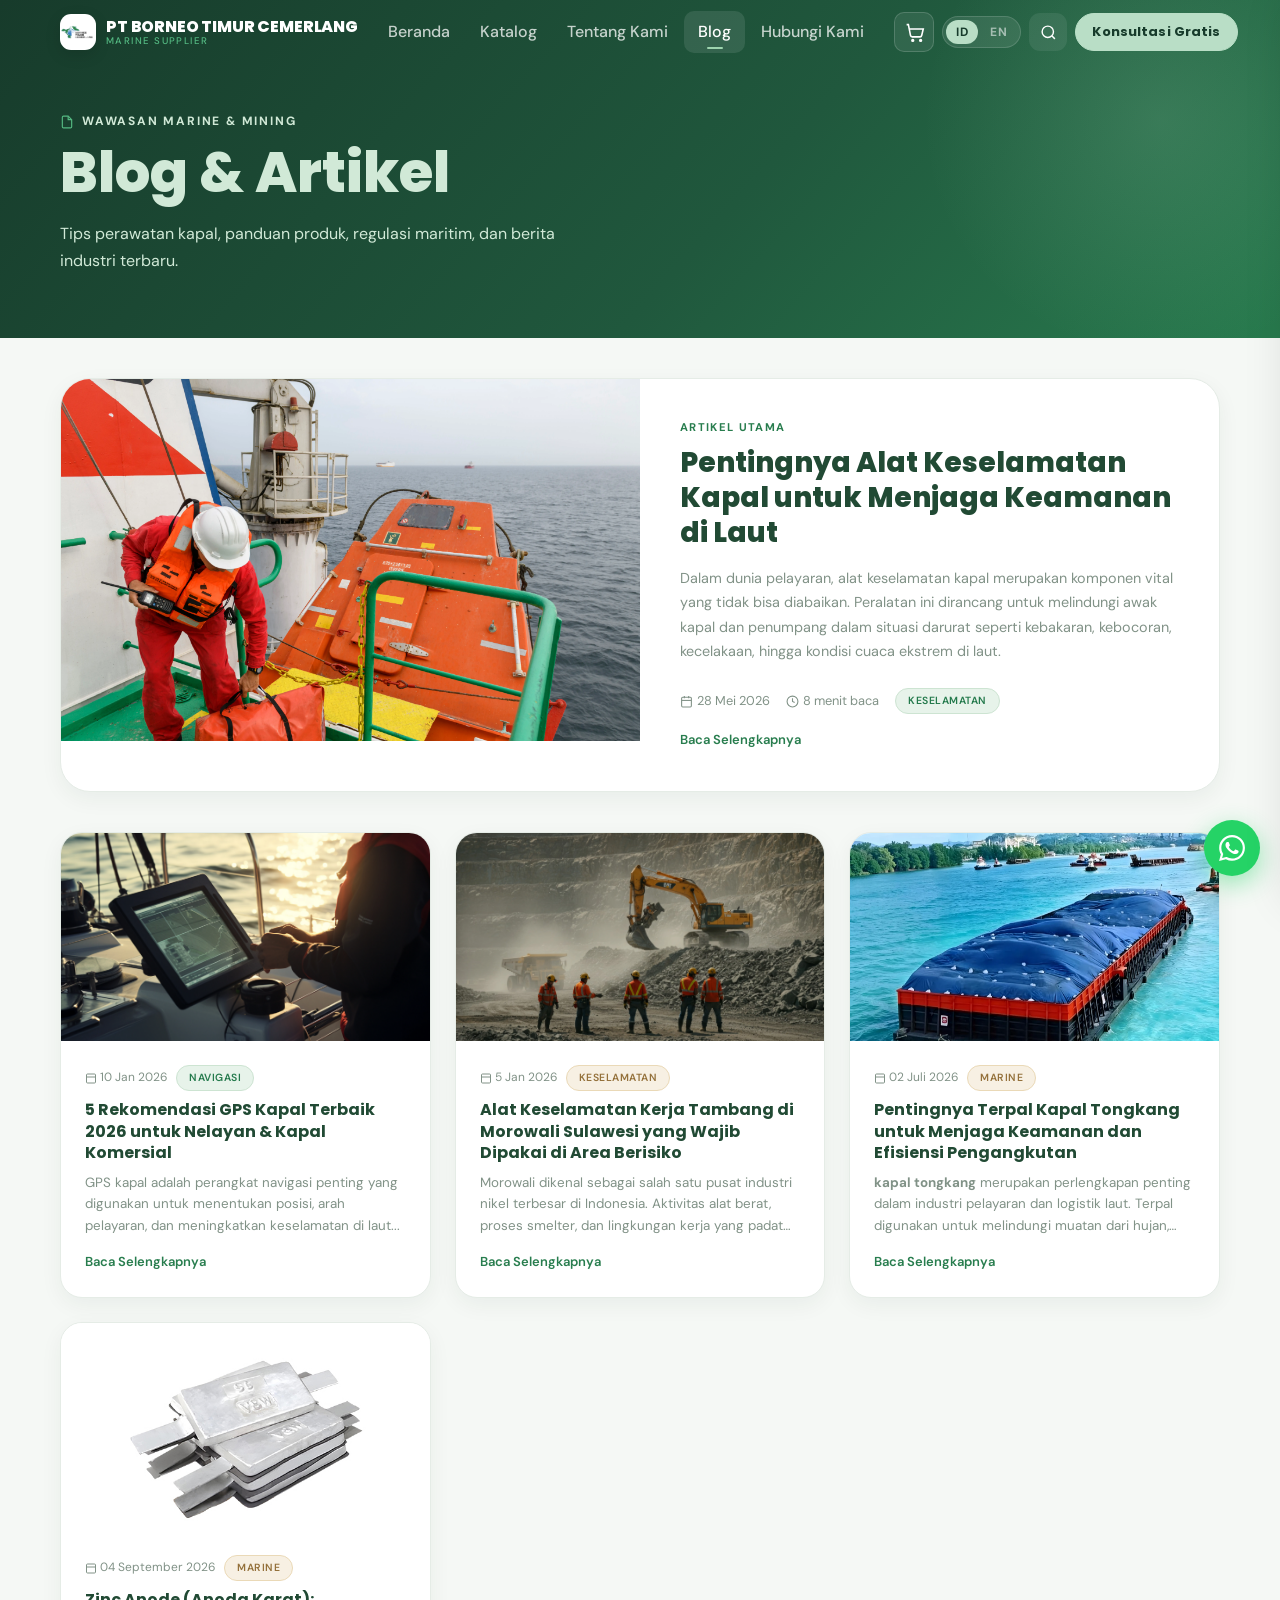
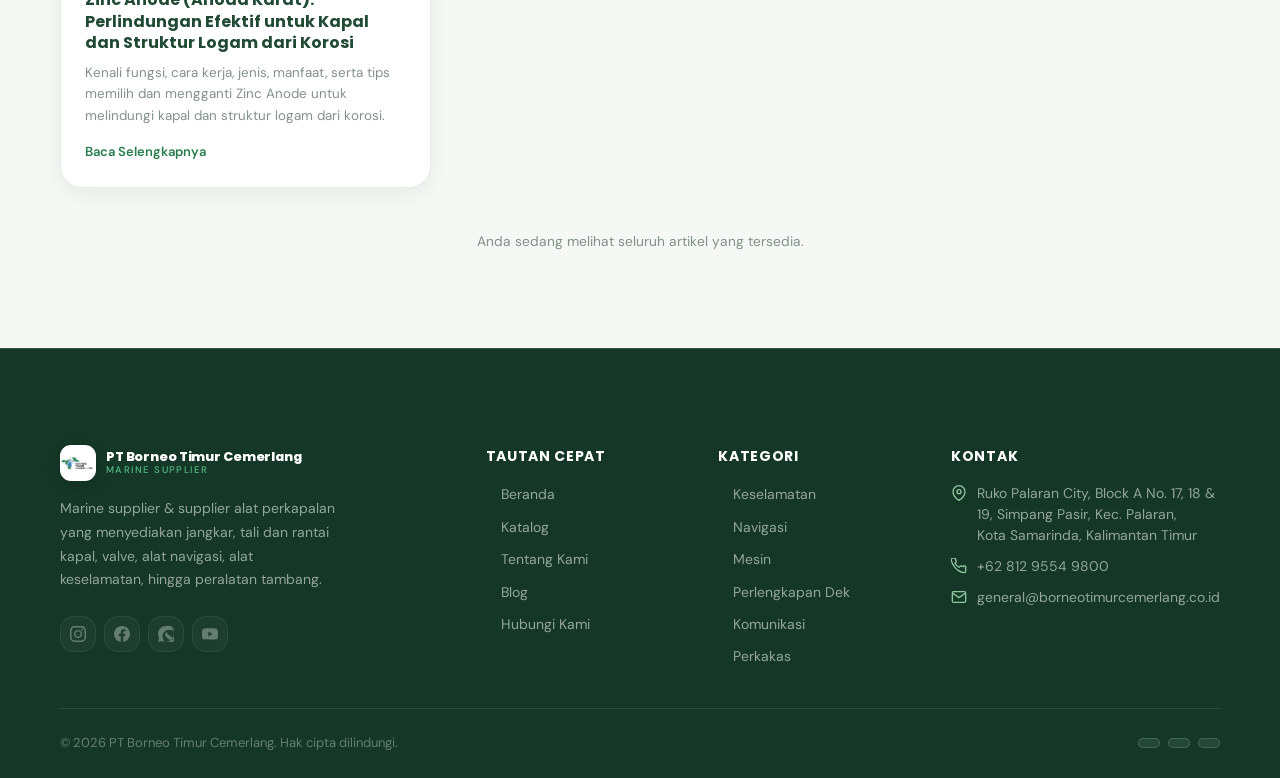
<file: blog.html>
<!DOCTYPE html>
<html lang="id">
<head>
  <meta charset="UTF-8">
  <meta name="viewport" content="width=device-width, initial-scale=1.0, viewport-fit=cover">
  <meta name="description" content="Informasi terbaru mengenai marine safety equipment, life raft, life jacket, HRU, alat pemadam kebakaran kapal, serta regulasi dan standar keselamatan maritim dan tambang.">
  <meta name="keywords" content="blog marine supplier, artikel alat keselamatan kapal, tips perawatan kapal, regulasi maritim, alat keselamatan tambang morowali">
  <meta name="theme-color" content="#173B2B">
  <meta name="robots" content="index, follow">
  <title>Artikel & Berita Keselamatan Kapal, Marine Safety dan Industri Tambang | PT Borneo Timur Cemerlang</title>
  <link rel="canonical" href="/blog.html">

  <!-- Open Graph -->
  <meta property="og:type" content="website">
  <meta property="og:site_name" content="PT Borneo Timur Cemerlang">
  <meta property="og:title" content="Artikel & Berita Keselamatan Kapal, Marine Safety dan Industri Tambang">
  <meta property="og:description" content="Tips perawatan kapal, panduan produk, regulasi maritim, dan berita industri terbaru dari PT Borneo Timur Cemerlang.">
  <meta property="og:url" content="/blog.html">
  <meta property="og:image" content="/assets/icons/icon_btc.png">
  <meta property="og:locale" content="id_ID">

  <!-- Twitter Card -->
  <meta name="twitter:card" content="summary_large_image">
  <meta name="twitter:title" content="Artikel & Berita Keselamatan Kapal, Marine Safety dan Industri Tambang">
  <meta name="twitter:description" content="Tips perawatan kapal, panduan produk, regulasi maritim, dan berita industri terbaru.">

  <link rel="icon" type="image/png" href="assets/icons/icon_btc.png">
  <link rel="stylesheet" href="css/variables.css?v=2.0.5">
  <link rel="stylesheet" href="css/navbar.css?v=2.0.5">
  <link rel="stylesheet" href="css/components.css?v=2.0.5">
  <link rel="stylesheet" href="css/home.css?v=2.0.5">
  <link rel="stylesheet" href="css/pages.css?v=2.0.5">
  <link rel="stylesheet" href="css/cart.css?v=1.0.0">
  <style>
    .reveal{opacity:0;transform:translateY(22px);transition:opacity .55s var(--ease-out),transform .55s var(--ease-out);}
    .reveal.revealed{opacity:1;transform:none;}
    .reveal-delay-1{transition-delay:.1s;}
    .reveal-delay-2{transition-delay:.2s;}
    body{background:var(--off-white);}
  </style>

  <script>
  (function(){
    var canonical=document.querySelector('link[rel="canonical"]');
    var path=window.location.pathname;
    if(path.endsWith('/index.html')) path=path.slice(0,-10) || '/';
    var pageUrl=new URL(path,window.location.origin);
    pageUrl.search=''; pageUrl.hash='';
    if(!canonical){ canonical=document.createElement('link'); canonical.rel='canonical'; document.head.appendChild(canonical); }
    canonical.href=pageUrl.href;
    var ogUrl=document.querySelector('meta[property="og:url"]');
    if(!ogUrl){ ogUrl=document.createElement('meta'); ogUrl.setAttribute('property','og:url'); document.head.appendChild(ogUrl); }
    ogUrl.content=pageUrl.href;
    var ogImage=document.querySelector('meta[property="og:image"]');
    if(!ogImage){ ogImage=document.createElement('meta'); ogImage.setAttribute('property','og:image'); document.head.appendChild(ogImage); }
    ogImage.content=new URL('/assets/icons/icon_btc.png',window.location.origin).href;
    var site=document.querySelector('meta[property="og:site_name"]');
    if(site) site.content='PT Borneo Timur Cemerlang';
  })();
  </script>
  <link rel="stylesheet" href="css/btc-refresh.css?v=1.0.0">
</head>
<body data-page="blog">

  <div id="nav-slot"></div>

  <!-- PAGE HERO -->
  <section style="background:linear-gradient(150deg,var(--navy) 0%,var(--navy-mid) 60%,var(--ocean) 100%);padding:calc(var(--nav-h) + 48px) 0 64px;position:relative;overflow:hidden;">
    <div style="position:absolute;top:-120px;right:-120px;width:480px;height:480px;background:radial-gradient(circle,rgba(84,185,130,.09) 0%,transparent 70%);pointer-events:none;"></div>
    <div class="container">
      <p style="font-size:.75rem;font-weight:700;letter-spacing:.15em;text-transform:uppercase;color:var(--aqua);margin-bottom:10px;display:flex;align-items:center;gap:8px;">
        <svg width="14" height="14" fill="none" stroke="currentColor" stroke-width="2" viewBox="0 0 24 24"><path d="M14 2H6a2 2 0 00-2 2v16a2 2 0 002 2h12a2 2 0 002-2V8z"/><polyline points="14,2 14,8 20,8"/></svg>
        <span data-i18n="blog_hero_eyebrow"></span>
      </p>
      <h1 style="font-family:var(--font-display);font-size:clamp(2rem,5vw,3.5rem);font-weight:800;color:var(--white);line-height:1.15;margin-bottom:14px;" data-i18n="blog_hero_title"></h1>
      <p style="font-size:1rem;color:rgba(255,255,255,.65);max-width:520px;line-height:1.7;" data-i18n="blog_hero_sub"></p>
    </div>
  </section>

  <!-- BLOG CONTENT -->
  <section style="padding:var(--sp-xl) 0 var(--sp-3xl);">
    <div class="container">

      <!-- FEATURED ARTICLE -->
      <div class="blog-featured reveal" onclick="window.location.href='articles/alat-keselamatan-kapal/article.html'" style="cursor:pointer;">
        <div class="blog-featured__img">
          <img src="./assets/images/articles/alat-keselamatan-kapal.webp" alt="Artikel unggulan perkapalan" loading="lazy">
        </div>
        <div class="blog-featured__body">
          <p class="blog-featured__label" data-i18n="blog_featured_label"></p>
          <h2 class="blog-featured__title">Pentingnya Alat Keselamatan Kapal untuk Menjaga Keamanan di Laut</h2>
          <p class="blog-featured__excerpt">Dalam dunia pelayaran, alat keselamatan kapal merupakan komponen vital yang tidak bisa diabaikan. Peralatan ini dirancang untuk melindungi awak kapal dan penumpang dalam situasi darurat seperti kebakaran, kebocoran, kecelakaan, hingga kondisi cuaca ekstrem di laut.</p>
          <div style="display:flex;align-items:center;gap:16px;font-size:.8rem;color:var(--text-light);margin-bottom:16px;flex-wrap:wrap;">
            <span style="display:flex;align-items:center;gap:4px;">
              <svg width="13" height="13" fill="none" stroke="currentColor" stroke-width="2" viewBox="0 0 24 24"><rect x="3" y="4" width="18" height="18" rx="2"/><line x1="16" y1="2" x2="16" y2="6"/><line x1="8" y1="2" x2="8" y2="6"/><line x1="3" y1="10" x2="21" y2="10"/></svg>
              28 Mei 2026
            </span>
            <span style="display:flex;align-items:center;gap:4px;">
              <svg width="13" height="13" fill="none" stroke="currentColor" stroke-width="2" viewBox="0 0 24 24"><circle cx="12" cy="12" r="10"/><polyline points="12,6 12,12 16,14"/></svg>
              8 menit baca
            </span>
            <span class="badge badge-teal" style="font-size:.65rem;">Keselamatan</span>
          </div>
          <a class="blog-card__read-more" data-i18n="blog_read_more">
            Baca Selengkapnya
            <svg width="14" height="14" fill="none" stroke="currentColor" stroke-width="2.5" viewBox="0 0 24 24"><line x1="5" y1="12" x2="19" y2="12"/><polyline points="12 5 19 12 12 19"/></svg>
          </a>
        </div>
      </div>

      <!-- ARTICLE GRID -->
      <div class="blog-grid">

        <!-- Article 2 -->
        <article class="blog-card reveal" onclick="window.location.href='articles/rekomendasi-gps-kapal-terbaik-2026/article.html'" style="cursor:pointer;">
          <div class="blog-card__img">
            <img src="./assets/images/articles/rekomendasi-gps-kapal-terbaik-2026.webp" alt="GPS perkapalan" loading="lazy">
          </div>
          <div class="blog-card__body">
            <div class="blog-card__meta">
              <span><svg width="12" height="12" fill="none" stroke="currentColor" stroke-width="2" viewBox="0 0 24 24"><rect x="3" y="4" width="18" height="18" rx="2"/><line x1="3" y1="10" x2="21" y2="10"/></svg>10 Jan 2026</span>
              <span class="badge badge-teal" style="font-size:.65rem;">Navigasi</span>
            </div>
            <h3 class="blog-card__title">5 Rekomendasi GPS Kapal Terbaik 2026 untuk Nelayan & Kapal Komersial</h3>
            <p class="blog-card__excerpt">GPS kapal adalah perangkat navigasi penting yang digunakan untuk menentukan posisi, arah pelayaran, dan meningkatkan keselamatan di laut...</p>
            <a class="blog-card__read-more" data-i18n="blog_read_more">Baca Selengkapnya <svg width="12" height="12" fill="none" stroke="currentColor" stroke-width="2.5" viewBox="0 0 24 24"><line x1="5" y1="12" x2="19" y2="12"/><polyline points="12 5 19 12 12 19"/></svg></a>
          </div>
        </article>

        <!-- Article 3 -->
        <article class="blog-card reveal reveal-delay-1" onclick="window.location.href='articles/alat-keselamatan-tambang-morowali/article.html'" style="cursor:pointer;">
          <div class="blog-card__img">
            <img src="./assets/images/articles/alat-keselamatan-tambang-morowali.webp" alt="alat keselamatan tambang" loading="lazy">
          </div>
          <div class="blog-card__body">
            <div class="blog-card__meta">
              <span><svg width="12" height="12" fill="none" stroke="currentColor" stroke-width="2" viewBox="0 0 24 24"><rect x="3" y="4" width="18" height="18" rx="2"/><line x1="3" y1="10" x2="21" y2="10"/></svg>5 Jan 2026</span>
              <span class="badge badge-gold" style="font-size:.65rem;">Keselamatan</span>
            </div>
            <h3 class="blog-card__title">Alat Keselamatan Kerja Tambang di Morowali Sulawesi yang Wajib Dipakai di Area Berisiko</h3>
            <p class="blog-card__excerpt">Morowali dikenal sebagai salah satu pusat industri nikel terbesar di Indonesia. Aktivitas alat berat, proses smelter, dan lingkungan kerja yang padat membuat standar keselamatan harus diterapkan secara ketat.</p>
            <a class="blog-card__read-more" data-i18n="blog_read_more">Baca Selengkapnya <svg width="12" height="12" fill="none" stroke="currentColor" stroke-width="2.5" viewBox="0 0 24 24"><line x1="5" y1="12" x2="19" y2="12"/><polyline points="12 5 19 12 12 19"/></svg></a>
          </div>
        </article>

        <!-- Article 4 -->
        <article class="blog-card reveal reveal-delay-1" onclick="window.location.href='articles/terpal-kapal-tongkang/article.html'" style="cursor:pointer;">
          <div class="blog-card__img">
            <img src="./assets/images/articles/terpal-kapal-tongkang.webp" alt="terpal kapal tongkang" loading="lazy">
          </div>
          <div class="blog-card__body">
            <div class="blog-card__meta">
              <span><svg width="12" height="12" fill="none" stroke="currentColor" stroke-width="2" viewBox="0 0 24 24"><rect x="3" y="4" width="18" height="18" rx="2"/><line x1="3" y1="10" x2="21" y2="10"/></svg>02 Juli 2026</span>
              <span class="badge badge-gold" style="font-size:.65rem;">Marine</span>
            </div>
            <h3 class="blog-card__title">Pentingnya Terpal Kapal Tongkang untuk Menjaga Keamanan dan Efisiensi Pengangkutan</h3>
            <p class="blog-card__excerpt"><strong>kapal tongkang</strong> merupakan perlengkapan penting dalam industri pelayaran dan logistik laut. Terpal digunakan untuk melindungi muatan dari hujan, panas, angin, serta berbagai faktor lingkungan yang dapat mempengaruhi kualitas barang selama proses pengangkutan.</p>
            <a class="blog-card__read-more" data-i18n="blog_read_more">Baca Selengkapnya <svg width="12" height="12" fill="none" stroke="currentColor" stroke-width="2.5" viewBox="0 0 24 24"><line x1="5" y1="12" x2="19" y2="12"/><polyline points="12 5 19 12 12 19"/></svg></a>
          </div>
        </article>


        <!-- Article 5 -->
        <article class="blog-card reveal reveal-delay-1" onclick="window.location.href='articles/zinc-anode-anoda-karat/article.html'" style="cursor:pointer;">
          <div class="blog-card__img">
            <img src="./assets/images/catalog/1408-deck-kapal.jpg" alt="Zinc Anode – Anoda Seng Pelindung Korosi" loading="lazy">
          </div>
          <div class="blog-card__body">
            <div class="blog-card__meta">
              <span><svg width="12" height="12" fill="none" stroke="currentColor" stroke-width="2" viewBox="0 0 24 24"><rect x="3" y="4" width="18" height="18" rx="2"/><line x1="3" y1="10" x2="21" y2="10"/></svg>04 September 2026</span>
              <span class="badge badge-gold" style="font-size:.65rem;">Marine</span>
            </div>
            <h3 class="blog-card__title">Zinc Anode (Anoda Karat): Perlindungan Efektif untuk Kapal dan Struktur Logam dari Korosi</h3>
            <p class="blog-card__excerpt">Kenali fungsi, cara kerja, jenis, manfaat, serta tips memilih dan mengganti Zinc Anode untuk melindungi kapal dan struktur logam dari korosi.</p>
            <a href="articles/zinc-anode-anoda-karat/article.html" class="blog-card__read-more" data-i18n="blog_read_more">Baca Selengkapnya <svg width="12" height="12" fill="none" stroke="currentColor" stroke-width="2.5" viewBox="0 0 24 24"><line x1="5" y1="12" x2="19" y2="12"/><polyline points="12 5 19 12 12 19"/></svg></a>
          </div>
        </article>

      </div><!-- /blog-grid -->

      <!-- All currently published articles are displayed above. -->
      <p class="blog-end-note">Anda sedang melihat seluruh artikel yang tersedia.</p>

    </div>
  </section>



  <div id="footer-slot"></div>
  <div id="float-slot"></div>

  
  <!-- WA ADMIN MODAL -->
  <div id="wa-admin-modal" style="position:fixed;inset:0;z-index:99999;display:none;align-items:center;justify-content:center;padding:16px;">
    <div id="wa-modal-backdrop" style="position:absolute;inset:0;background:rgba(10,22,40,0.75);backdrop-filter:blur(4px);-webkit-backdrop-filter:blur(4px);"></div>
    <div style="position:relative;background:#fff;border-radius:20px;padding:28px 24px 24px;width:100%;max-width:360px;box-shadow:0 32px 80px rgba(10,22,40,0.35);z-index:1;">
      <!-- Close -->
      <button id="wa-modal-close" style="position:absolute;top:14px;right:14px;width:30px;height:30px;border-radius:50%;background:#f0f4f8;border:none;cursor:pointer;display:flex;align-items:center;justify-content:center;font-size:16px;color:#6B8AA8;">✕</button>
      <!-- Header -->
      <div style="text-align:center;margin-bottom:20px;">
        <div style="width:50px;height:50px;background:#25D366;border-radius:50%;display:flex;align-items:center;justify-content:center;margin:0 auto 12px;">
          <svg width="26" height="26" fill="white" viewBox="0 0 24 24"><path d="M17.472 14.382c-.297-.149-1.758-.867-2.03-.967-.273-.099-.471-.148-.67.15-.197.297-.767.966-.94 1.164-.173.199-.347.223-.644.075-.297-.15-1.255-.463-2.39-1.475-.883-.788-1.48-1.761-1.653-2.059-.173-.297-.018-.458.13-.606.134-.133.298-.347.446-.52.149-.174.198-.298.298-.497.099-.198.05-.371-.025-.52-.075-.149-.669-1.612-.916-2.207-.242-.579-.487-.5-.669-.51-.173-.008-.371-.01-.57-.01-.198 0-.52.074-.792.372-.272.297-1.04 1.016-1.04 2.479 0 1.462 1.065 2.875 1.213 3.074.149.198 2.096 3.2 5.077 4.487.709.306 1.262.489 1.694.625.712.227 1.36.195 1.871.118.571-.085 1.758-.719 2.006-1.413.248-.694.248-1.289.173-1.413-.074-.124-.272-.198-.57-.347m-5.421 7.403h-.004a9.87 9.87 0 01-5.031-1.378l-.361-.214-3.741.982.998-3.648-.235-.374a9.86 9.86 0 01-1.51-5.26c.001-5.45 4.436-9.884 9.888-9.884 2.64 0 5.122 1.03 6.988 2.898a9.825 9.825 0 012.893 6.994c-.003 5.45-4.437 9.884-9.885 9.884m8.413-18.297A11.815 11.815 0 0012.05 0C5.495 0 .16 5.335.157 11.892c0 2.096.547 4.142 1.588 5.945L.057 24l6.305-1.654a11.882 11.882 0 005.683 1.448h.005c6.554 0 11.89-5.335 11.893-11.893a11.821 11.821 0 00-3.48-8.413z"/></svg>
        </div>
        <p style="font-family:'Poppins',sans-serif;font-size:1.1rem;font-weight:800;color:#173B2B;margin:0 0 4px;">Hubungi via WhatsApp</p>
        <p style="font-size:0.82rem;color:#6B8AA8;margin:0;">Pilih admin yang ingin Anda hubungi</p>
      </div>
      <!-- Admin list -->
      <div style="display:flex;flex-direction:column;gap:10px;">
        <a href="https://wa.me/6281268577849?text=Halo+PT+Borneo+Timur+Cemerlang%2C+saya+butuh+konsultasi+peralatan+kapal." target="_blank" rel="noopener"
           style="display:flex;align-items:center;gap:12px;padding:14px 16px;border:2px solid #e4f5e9;border-radius:14px;background:#f7fffe;text-decoration:none;transition:border-color .2s,background .2s;"
           onmouseover="this.style.borderColor='#25D366';this.style.background='#edfff4'" onmouseout="this.style.borderColor='#e4f5e9';this.style.background='#f7fffe'">
          <div style="width:40px;height:40px;background:#25D366;border-radius:50%;display:flex;align-items:center;justify-content:center;flex-shrink:0;">
            <svg width="20" height="20" fill="white" viewBox="0 0 24 24"><path d="M17.472 14.382c-.297-.149-1.758-.867-2.03-.967-.273-.099-.471-.148-.67.15-.197.297-.767.966-.94 1.164-.173.199-.347.223-.644.075-.297-.15-1.255-.463-2.39-1.475-.883-.788-1.48-1.761-1.653-2.059-.173-.297-.018-.458.13-.606.134-.133.298-.347.446-.52.149-.174.198-.298.298-.497.099-.198.05-.371-.025-.52-.075-.149-.669-1.612-.916-2.207-.242-.579-.487-.5-.669-.51-.173-.008-.371-.01-.57-.01-.198 0-.52.074-.792.372-.272.297-1.04 1.016-1.04 2.479 0 1.462 1.065 2.875 1.213 3.074.149.198 2.096 3.2 5.077 4.487.709.306 1.262.489 1.694.625.712.227 1.36.195 1.871.118.571-.085 1.758-.719 2.006-1.413.248-.694.248-1.289.173-1.413-.074-.124-.272-.198-.57-.347m-5.421 7.403h-.004a9.87 9.87 0 01-5.031-1.378l-.361-.214-3.741.982.998-3.648-.235-.374a9.86 9.86 0 01-1.51-5.26c.001-5.45 4.436-9.884 9.888-9.884 2.64 0 5.122 1.03 6.988 2.898a9.825 9.825 0 012.893 6.994c-.003 5.45-4.437 9.884-9.885 9.884m8.413-18.297A11.815 11.815 0 0012.05 0C5.495 0 .16 5.335.157 11.892c0 2.096.547 4.142 1.588 5.945L.057 24l6.305-1.654a11.882 11.882 0 005.683 1.448h.005c6.554 0 11.89-5.335 11.893-11.893a11.821 11.821 0 00-3.48-8.413z"/></svg>
          </div>
          <div style="flex:1;">
            <div style="font-family:'Poppins',sans-serif;font-size:0.88rem;font-weight:700;color:#173B2B;">Jhony Chua</div>
            <div style="font-size:0.78rem;color:#6B8AA8;margin-top:1px;">+62 812-6857-7849</div>
          </div>
          <svg width="16" height="16" fill="none" stroke="#25D366" stroke-width="2.5" viewBox="0 0 24 24"><polyline points="9 18 15 12 9 6"/></svg>
        </a>
        <a href="https://wa.me/628117753350?text=Halo+PT+Borneo+Timur+Cemerlang%2C+saya+butuh+konsultasi+peralatan+kapal." target="_blank" rel="noopener"
           style="display:flex;align-items:center;gap:12px;padding:14px 16px;border:2px solid #e4f5e9;border-radius:14px;background:#f7fffe;text-decoration:none;transition:border-color .2s,background .2s;"
           onmouseover="this.style.borderColor='#25D366';this.style.background='#edfff4'" onmouseout="this.style.borderColor='#e4f5e9';this.style.background='#f7fffe'">
          <div style="width:40px;height:40px;background:#25D366;border-radius:50%;display:flex;align-items:center;justify-content:center;flex-shrink:0;">
            <svg width="20" height="20" fill="white" viewBox="0 0 24 24"><path d="M17.472 14.382c-.297-.149-1.758-.867-2.03-.967-.273-.099-.471-.148-.67.15-.197.297-.767.966-.94 1.164-.173.199-.347.223-.644.075-.297-.15-1.255-.463-2.39-1.475-.883-.788-1.48-1.761-1.653-2.059-.173-.297-.018-.458.13-.606.134-.133.298-.347.446-.52.149-.174.198-.298.298-.497.099-.198.05-.371-.025-.52-.075-.149-.669-1.612-.916-2.207-.242-.579-.487-.5-.669-.51-.173-.008-.371-.01-.57-.01-.198 0-.52.074-.792.372-.272.297-1.04 1.016-1.04 2.479 0 1.462 1.065 2.875 1.213 3.074.149.198 2.096 3.2 5.077 4.487.709.306 1.262.489 1.694.625.712.227 1.36.195 1.871.118.571-.085 1.758-.719 2.006-1.413.248-.694.248-1.289.173-1.413-.074-.124-.272-.198-.57-.347m-5.421 7.403h-.004a9.87 9.87 0 01-5.031-1.378l-.361-.214-3.741.982.998-3.648-.235-.374a9.86 9.86 0 01-1.51-5.26c.001-5.45 4.436-9.884 9.888-9.884 2.64 0 5.122 1.03 6.988 2.898a9.825 9.825 0 012.893 6.994c-.003 5.45-4.437 9.884-9.885 9.884m8.413-18.297A11.815 11.815 0 0012.05 0C5.495 0 .16 5.335.157 11.892c0 2.096.547 4.142 1.588 5.945L.057 24l6.305-1.654a11.882 11.882 0 005.683 1.448h.005c6.554 0 11.89-5.335 11.893-11.893a11.821 11.821 0 00-3.48-8.413z"/></svg>
          </div>
          <div style="flex:1;">
            <div style="font-family:'Poppins',sans-serif;font-size:0.88rem;font-weight:700;color:#173B2B;">John</div>
            <div style="font-size:0.78rem;color:#6B8AA8;margin-top:1px;">+62 811 7753 350</div>
          </div>
          <svg width="16" height="16" fill="none" stroke="#25D366" stroke-width="2.5" viewBox="0 0 24 24"><polyline points="9 18 15 12 9 6"/></svg>
        </a>
      </div>
    </div>
  </div>
  <script>
    (function(){
      var modal    = document.getElementById('wa-admin-modal');
      var backdrop = document.getElementById('wa-modal-backdrop');
      var close    = document.getElementById('wa-modal-close');
      function closeModal(){ modal.style.display='none'; document.body.style.overflow=''; }
      if(close)    close.addEventListener('click', closeModal);
      if(backdrop) backdrop.addEventListener('click', closeModal);
      document.addEventListener('keydown', function(e){ if(e.key==='Escape') closeModal(); });
    })();
  </script>

<script src="js/translations.js?v=2.0.31" defer></script>
<script src="js/data.js?v=2.0.31" defer></script>
<script src="js/partials.js?v=2.0.31" defer></script>
<script src="js/cart.js?v=1.0.0" defer></script>
<script src="js/catalog.js?v=2.0.31" defer></script>
<script src="js/main.js?v=2.0.31" defer></script>

</body>
</html>
</file>
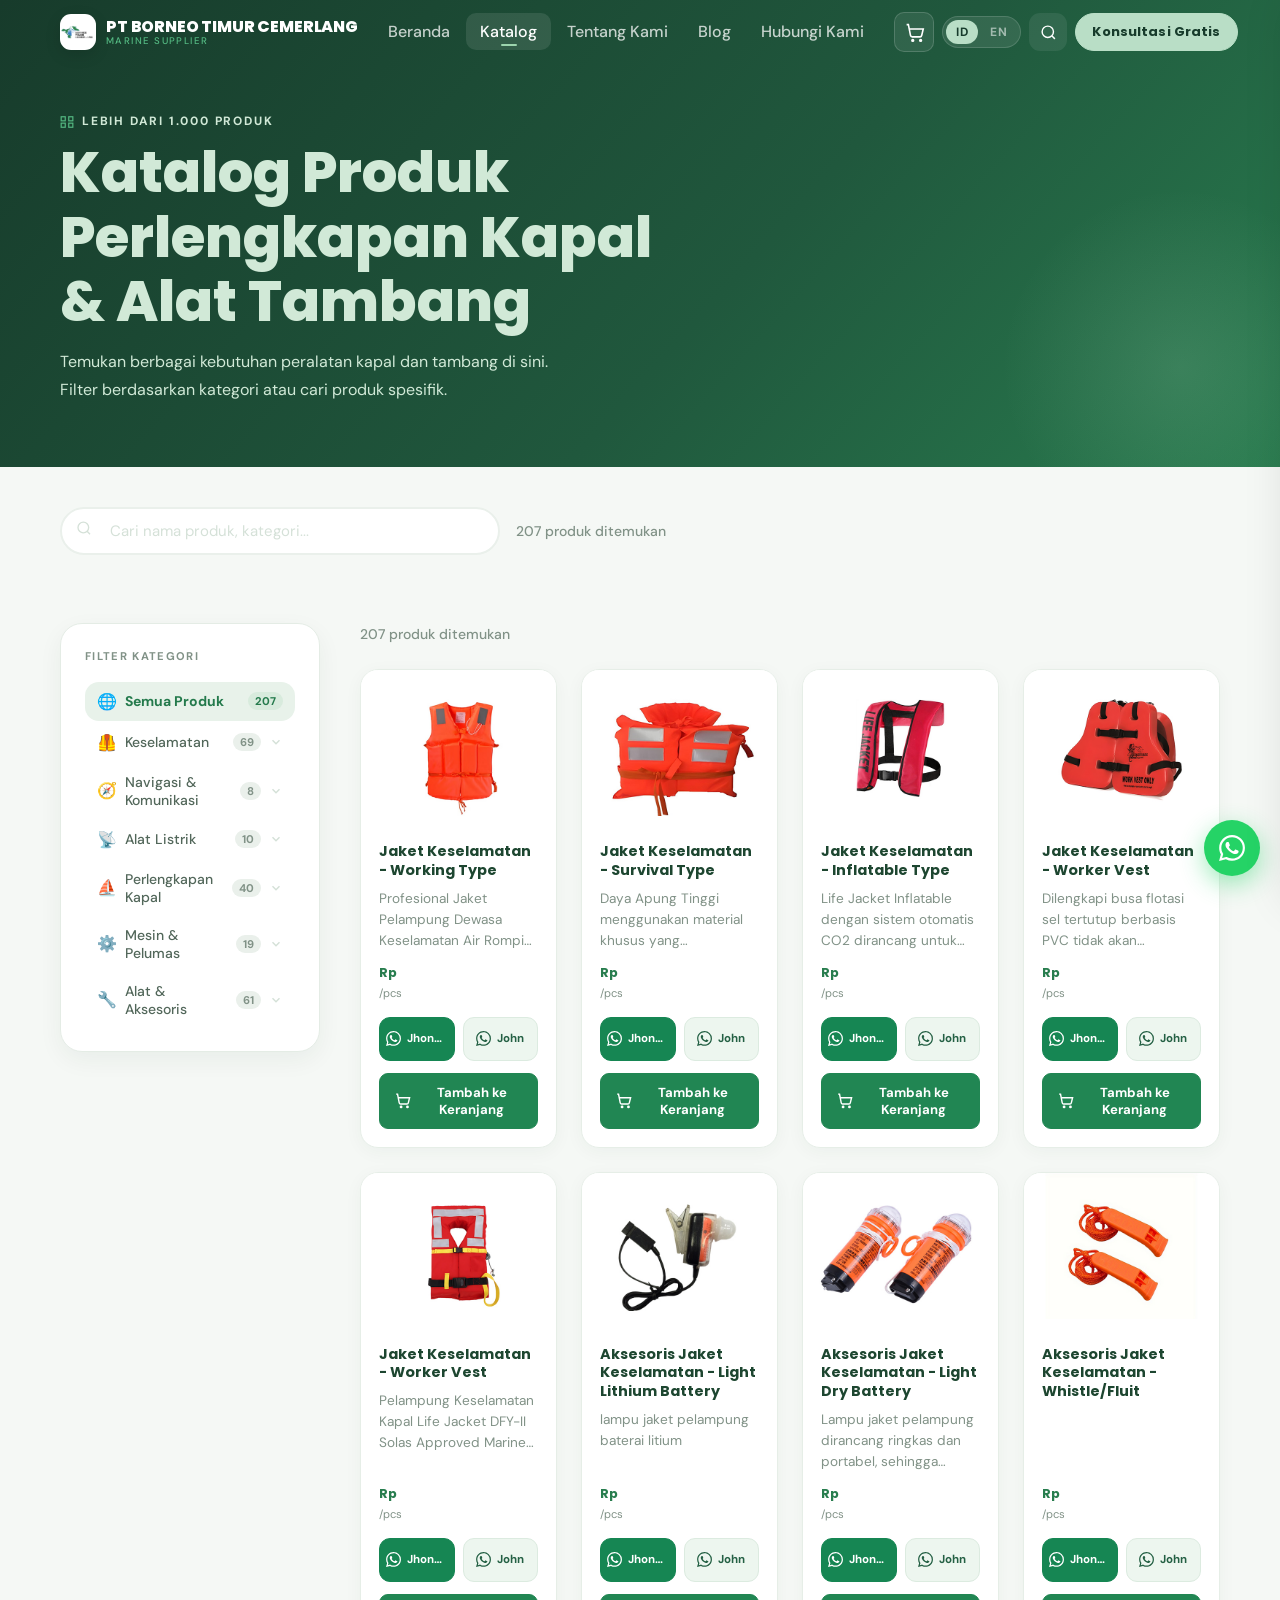
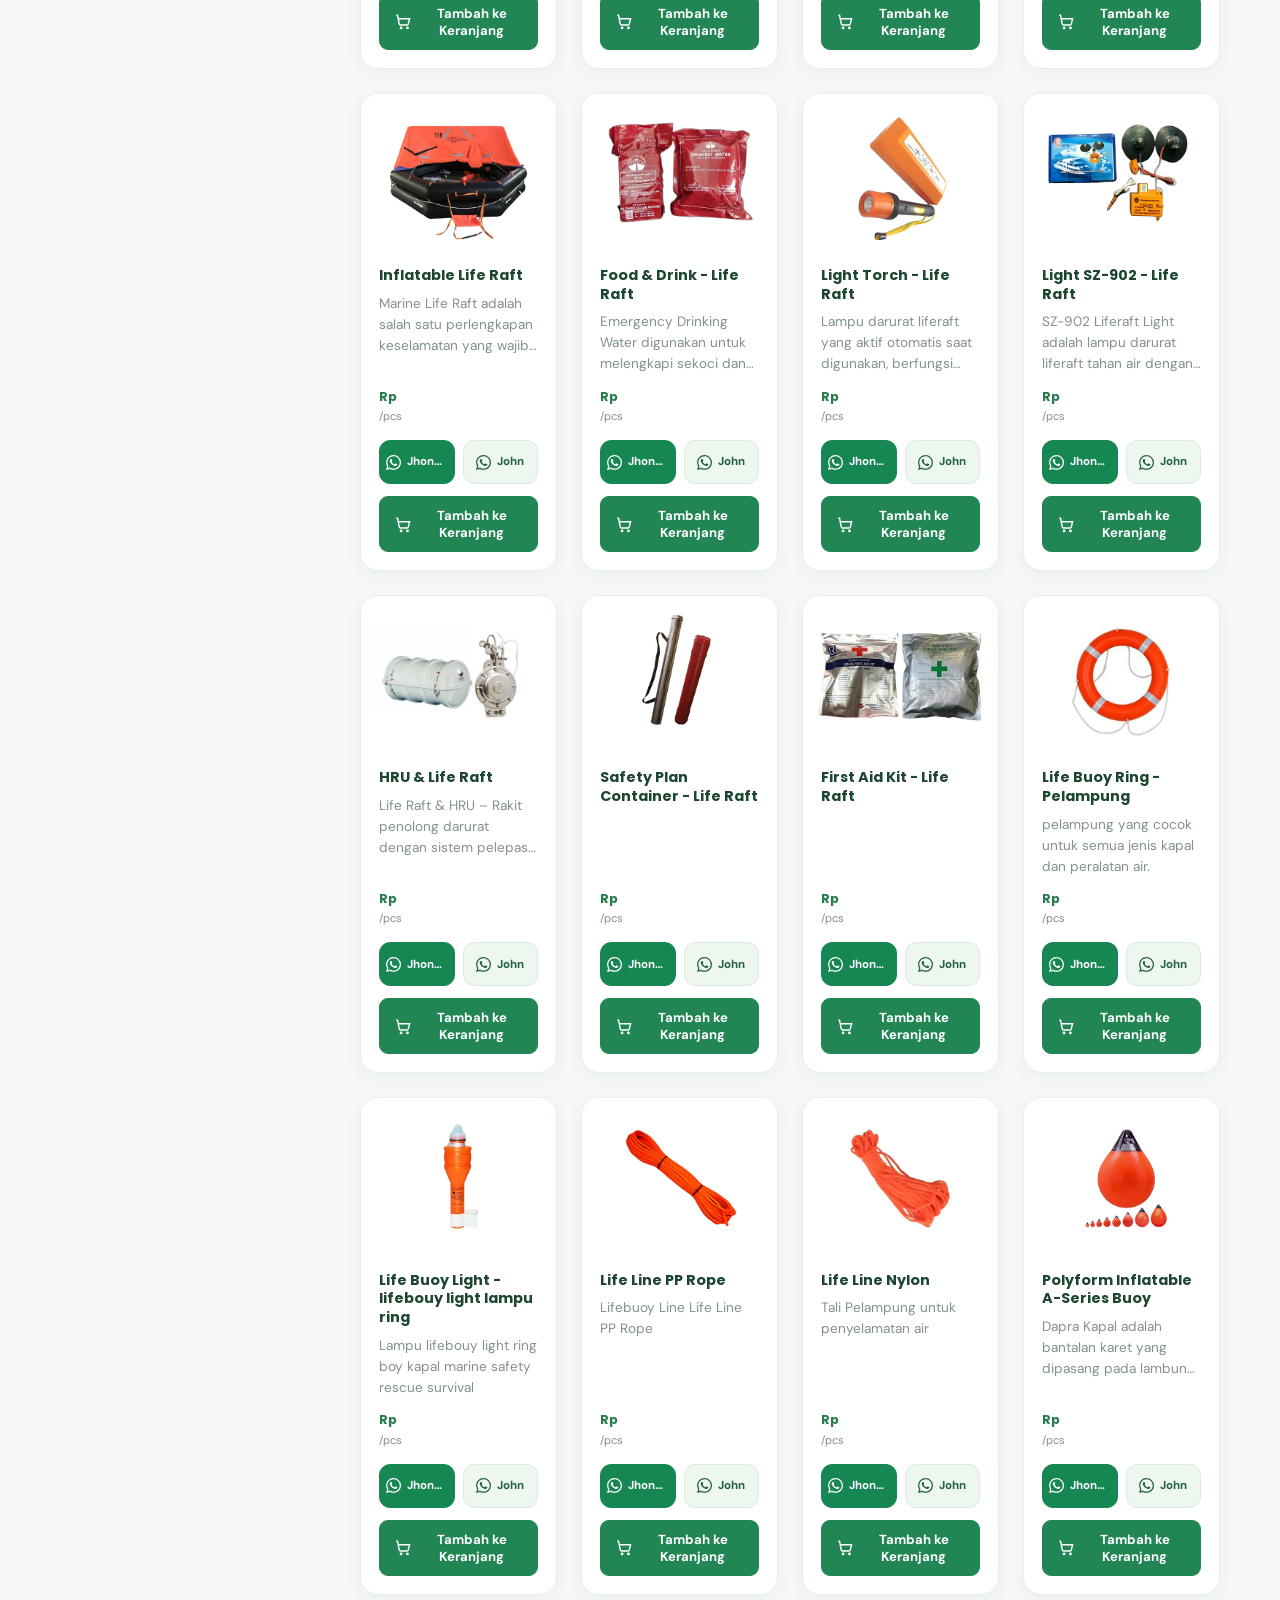
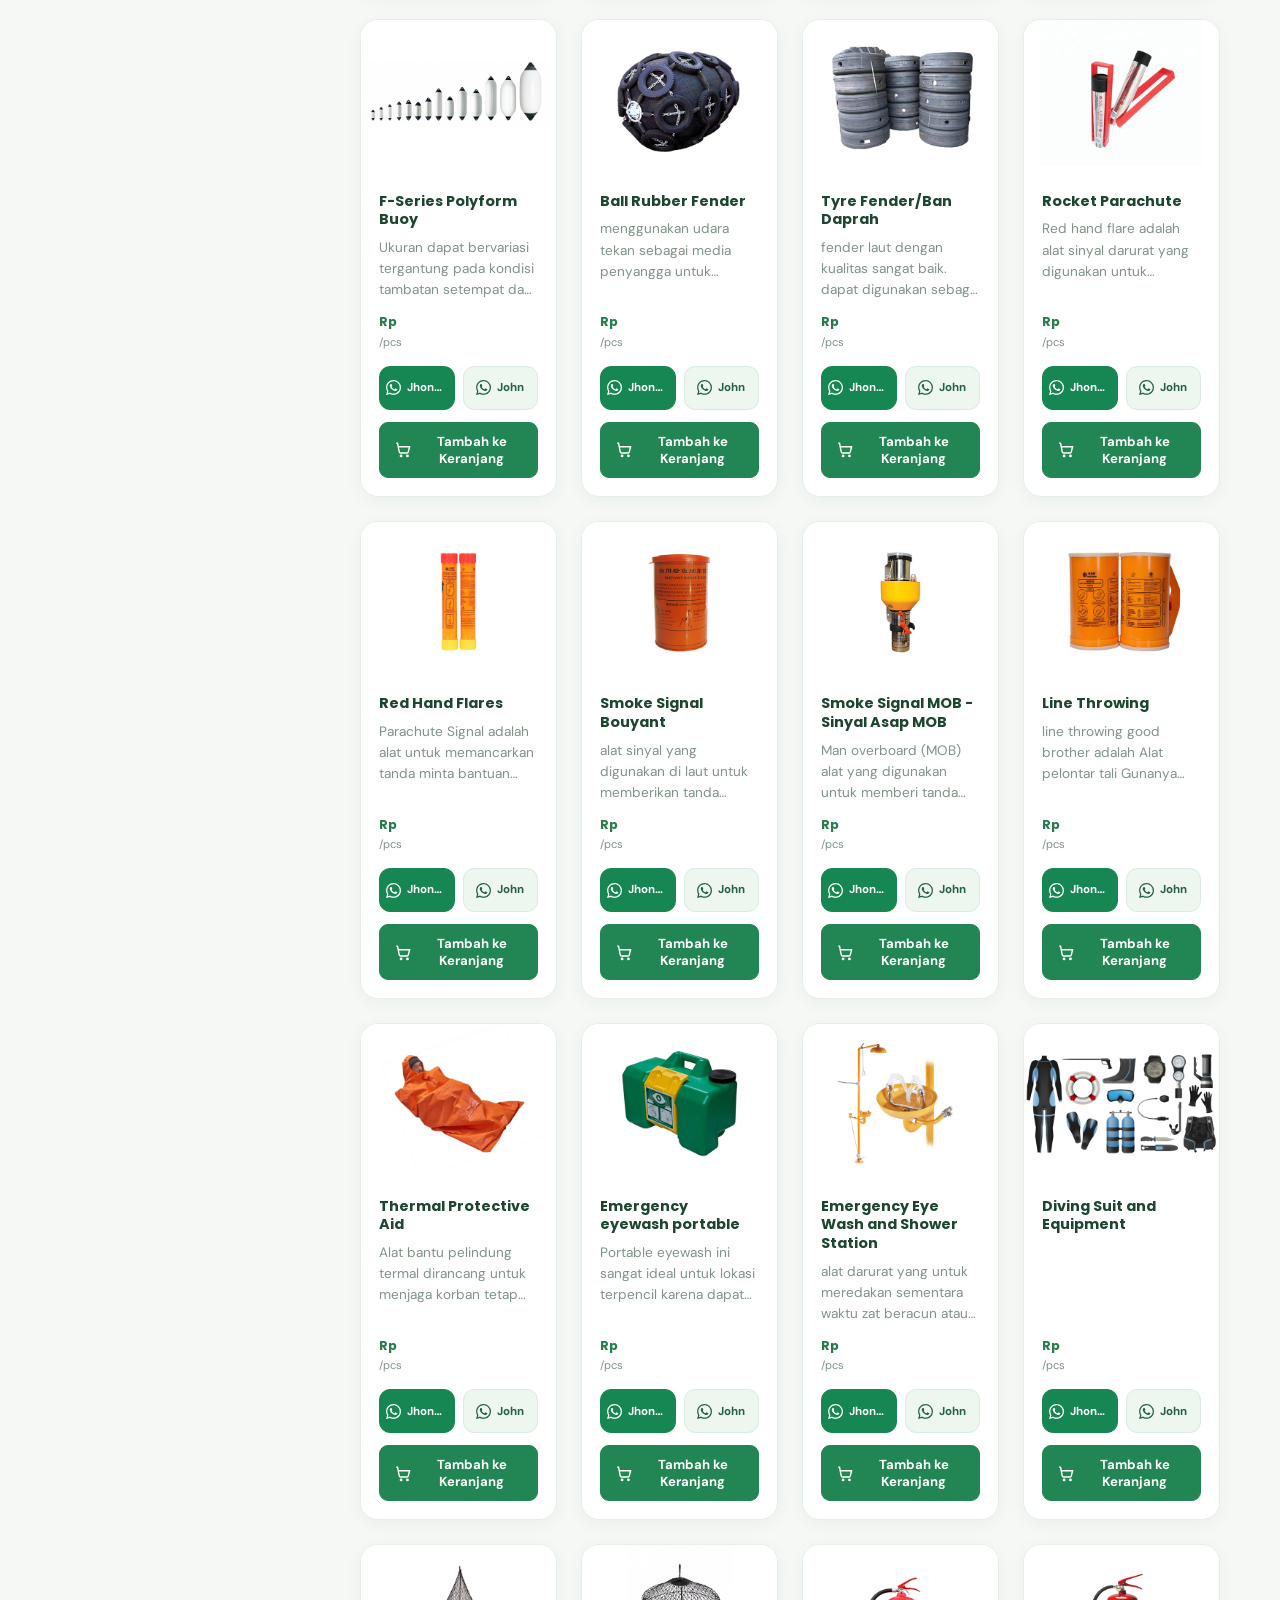
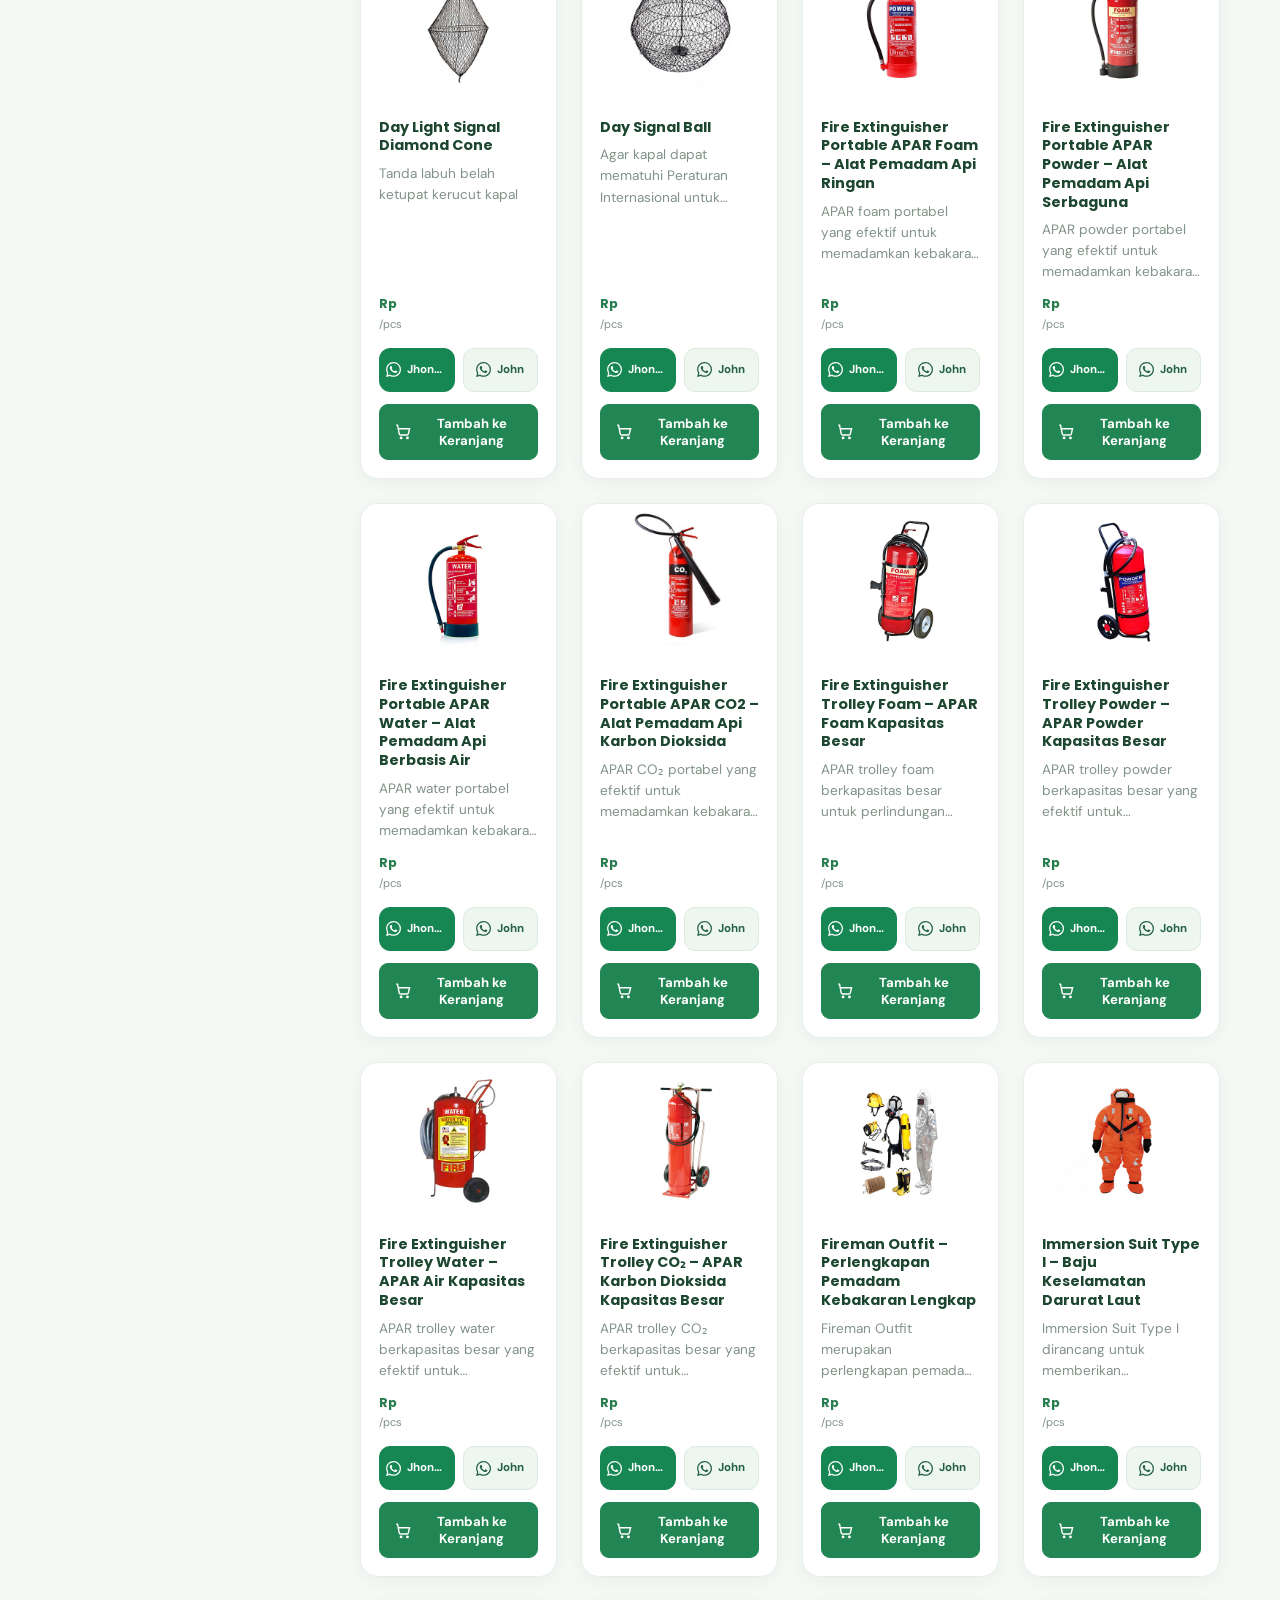
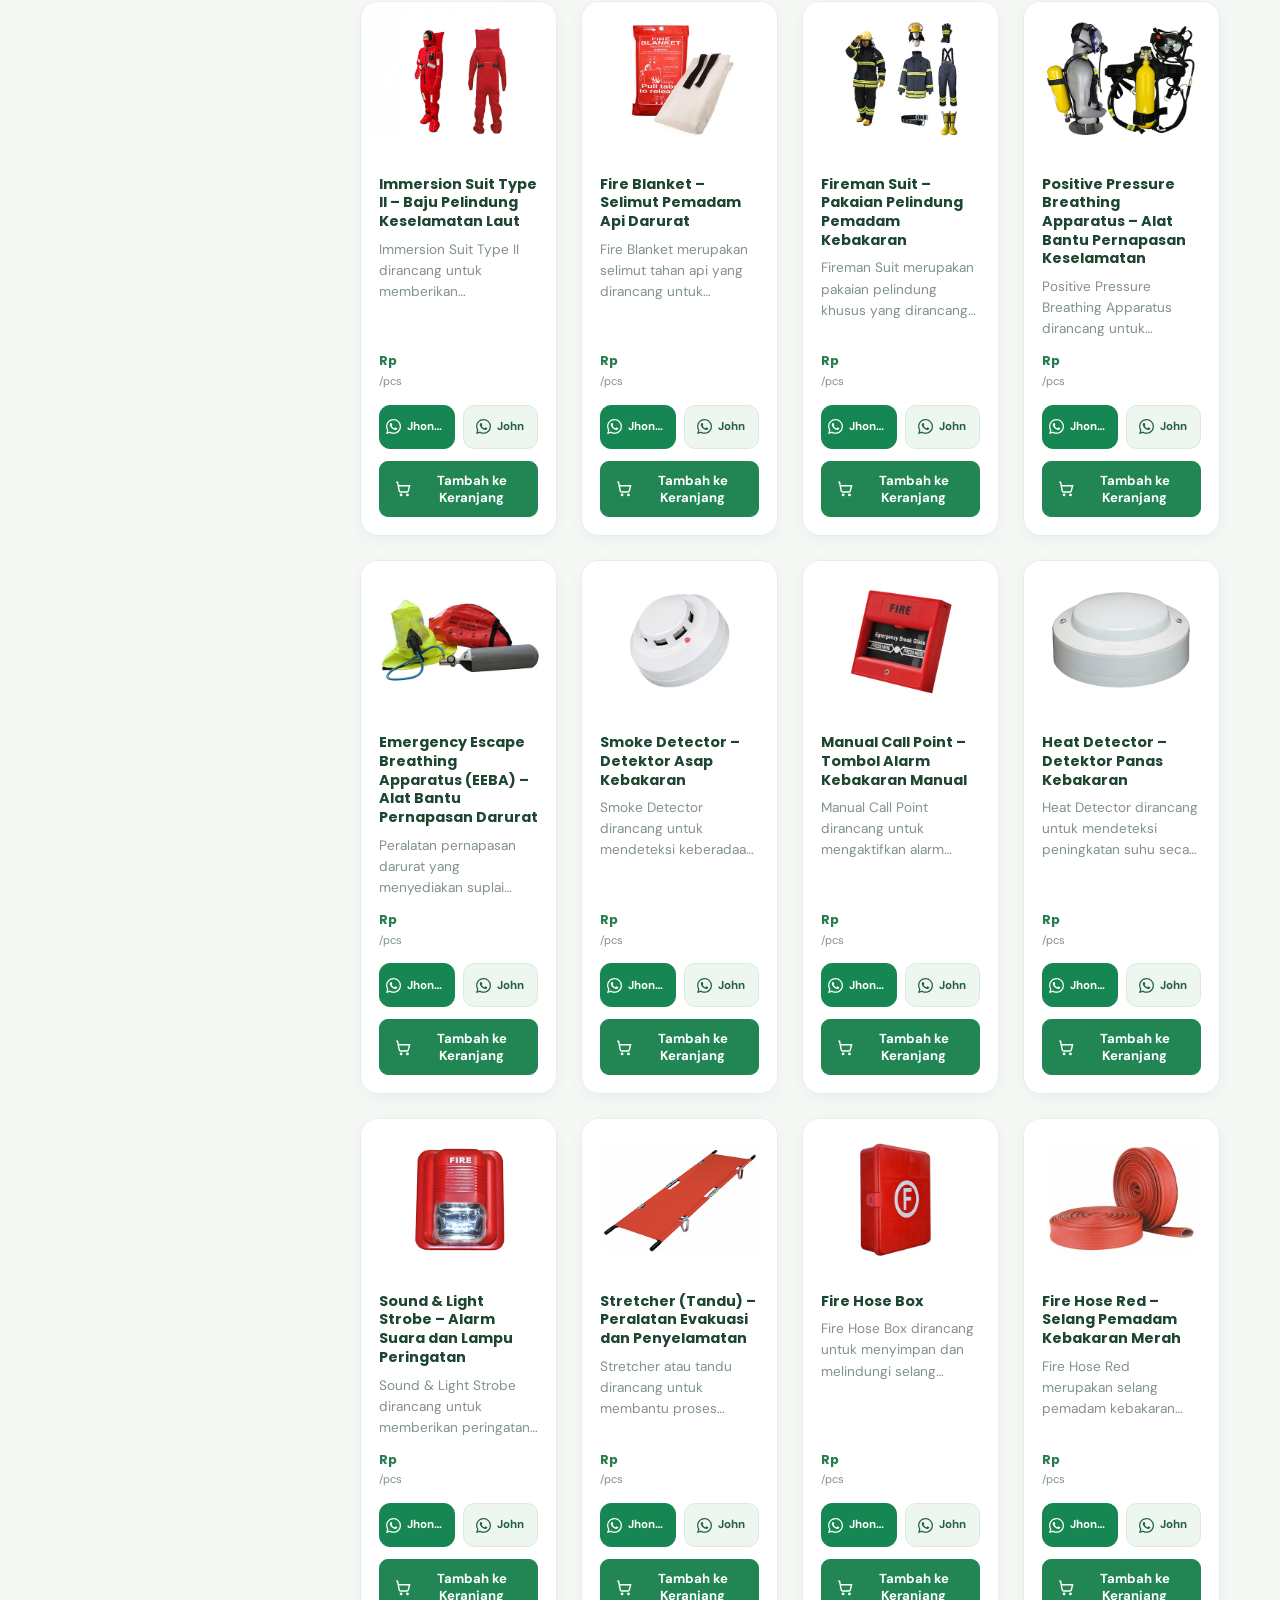
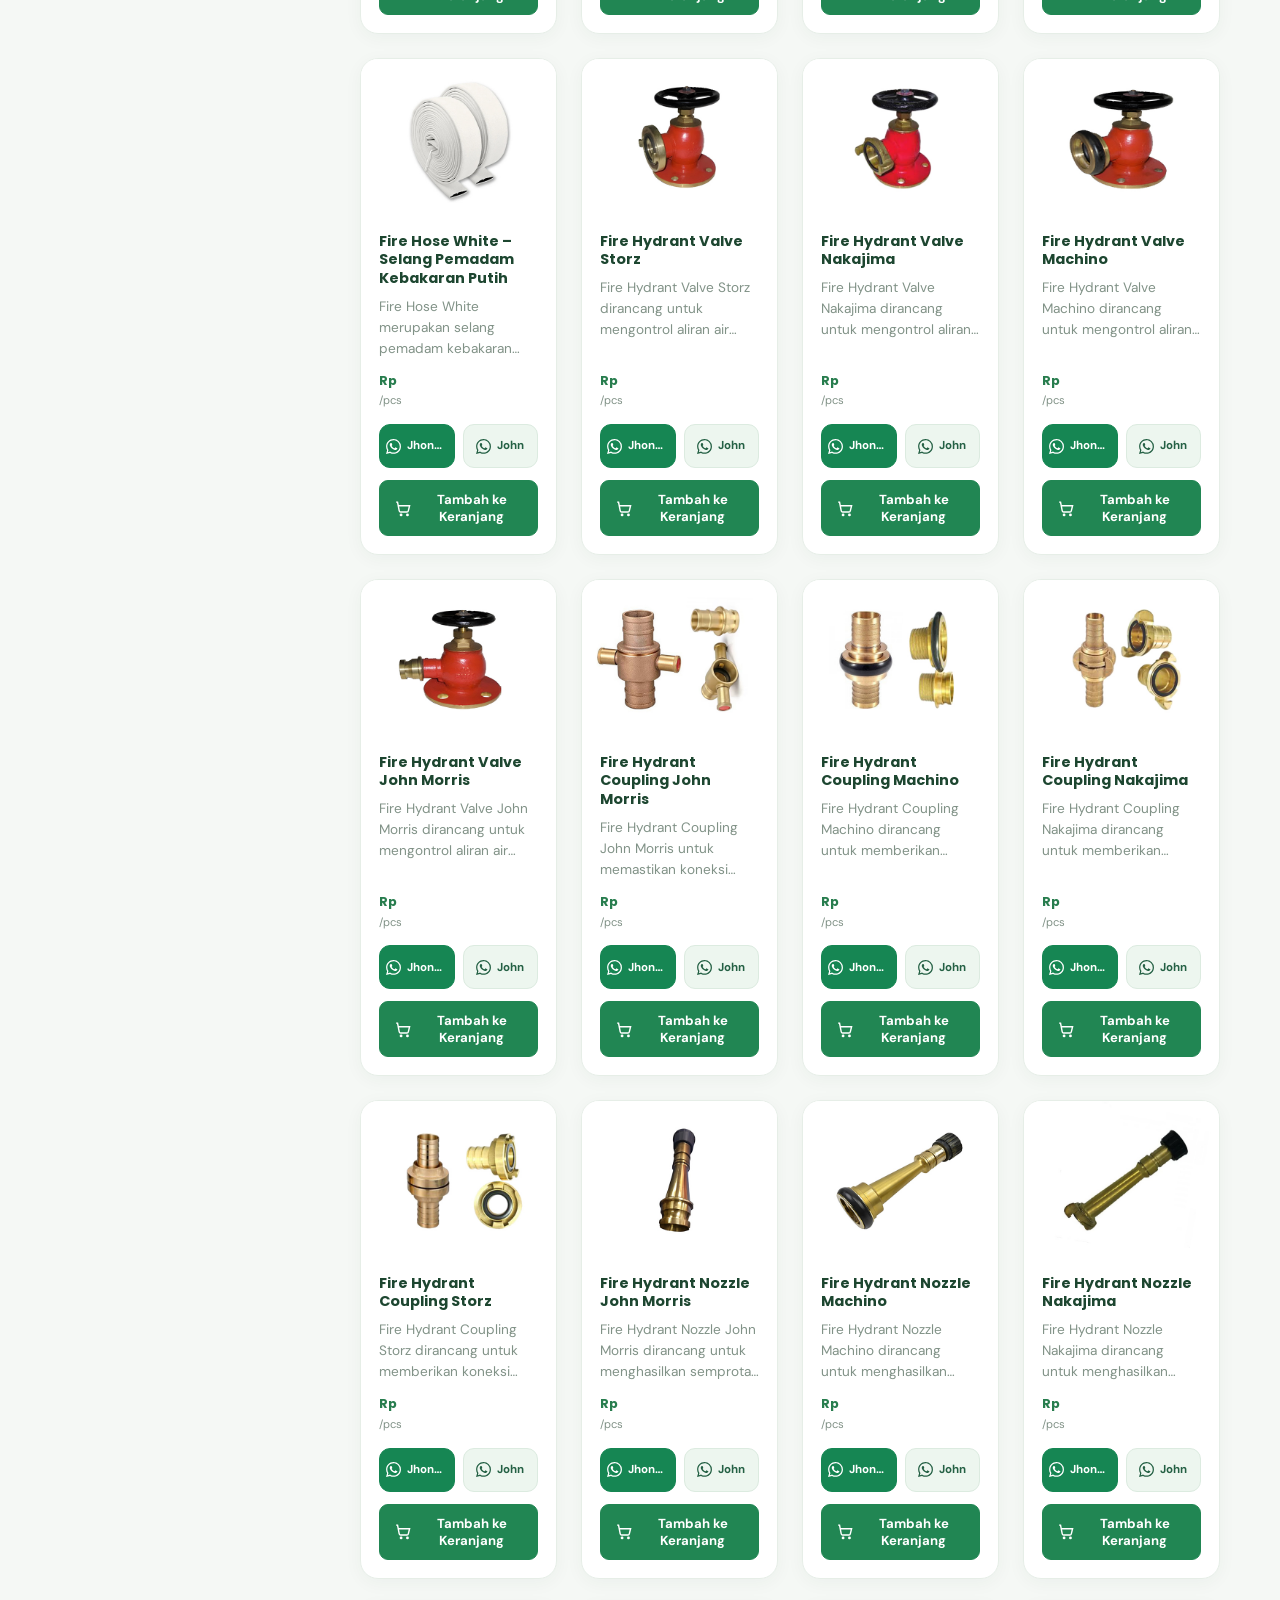
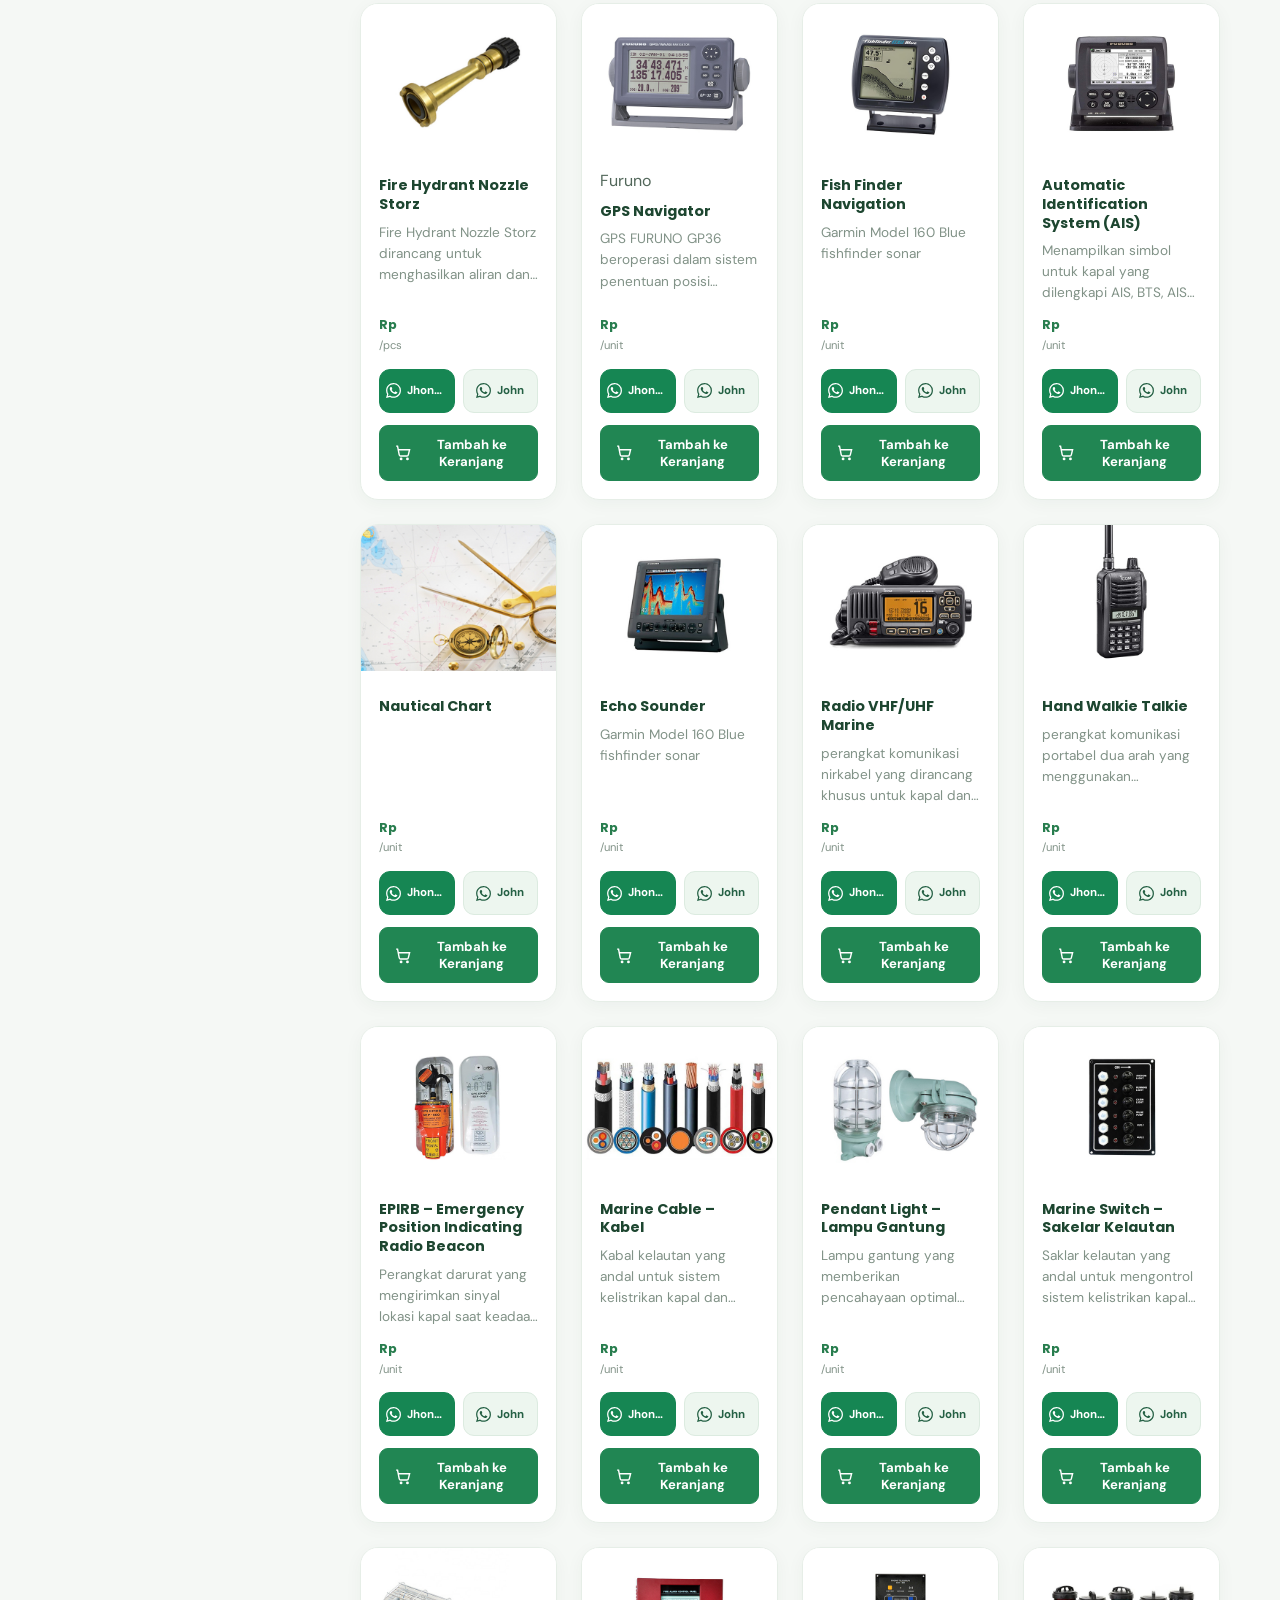
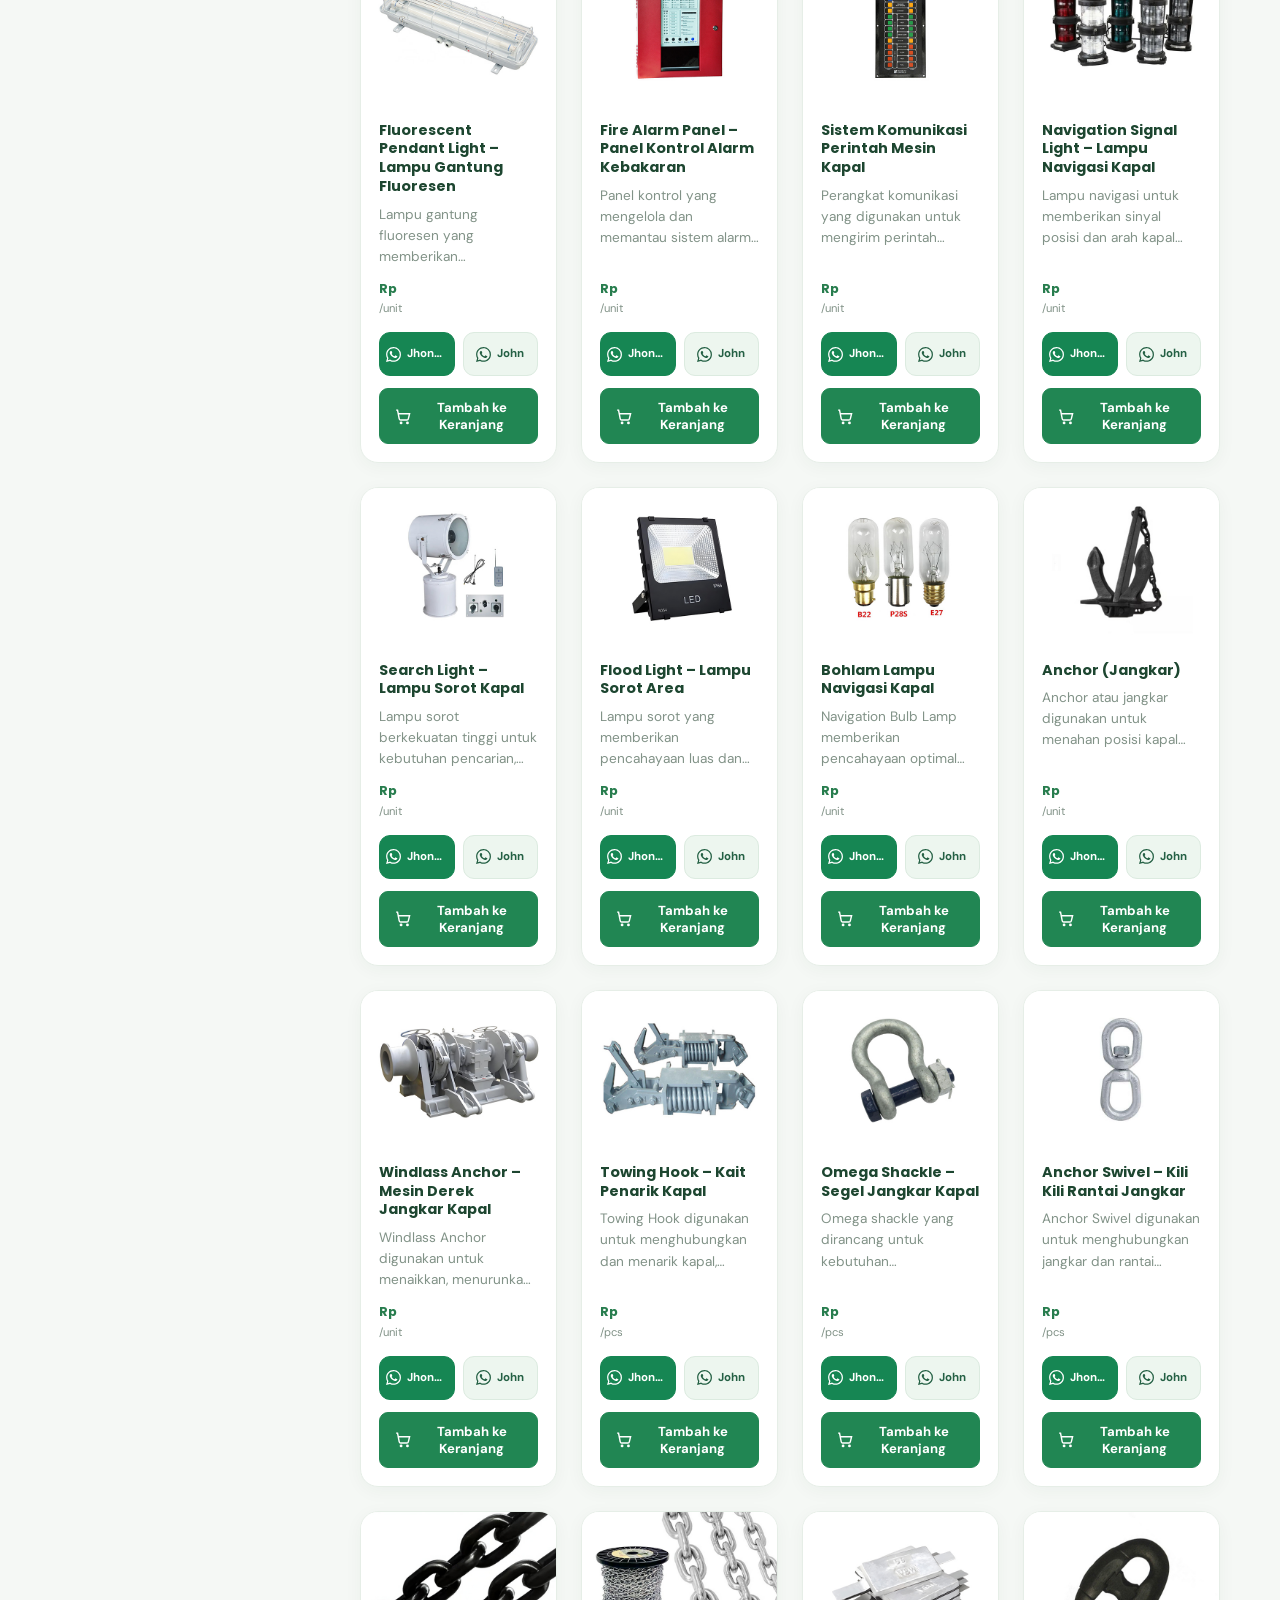
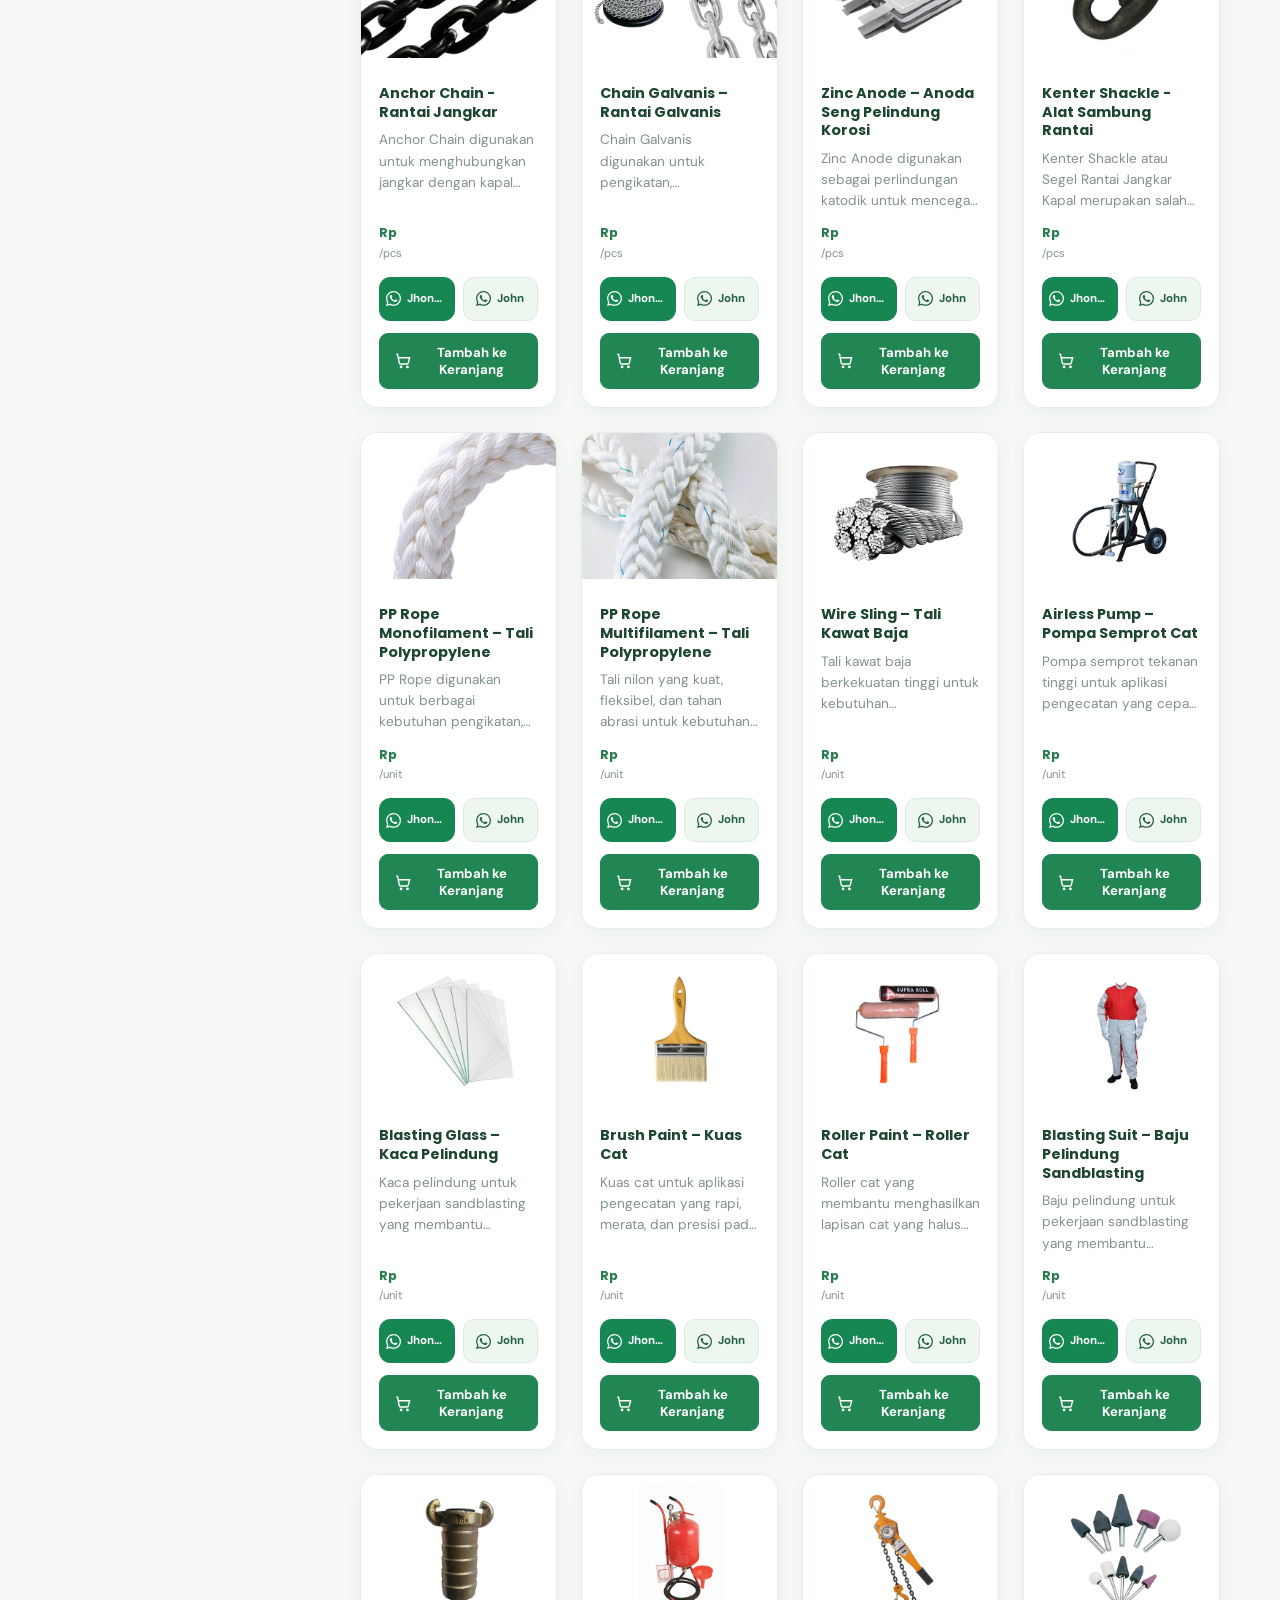
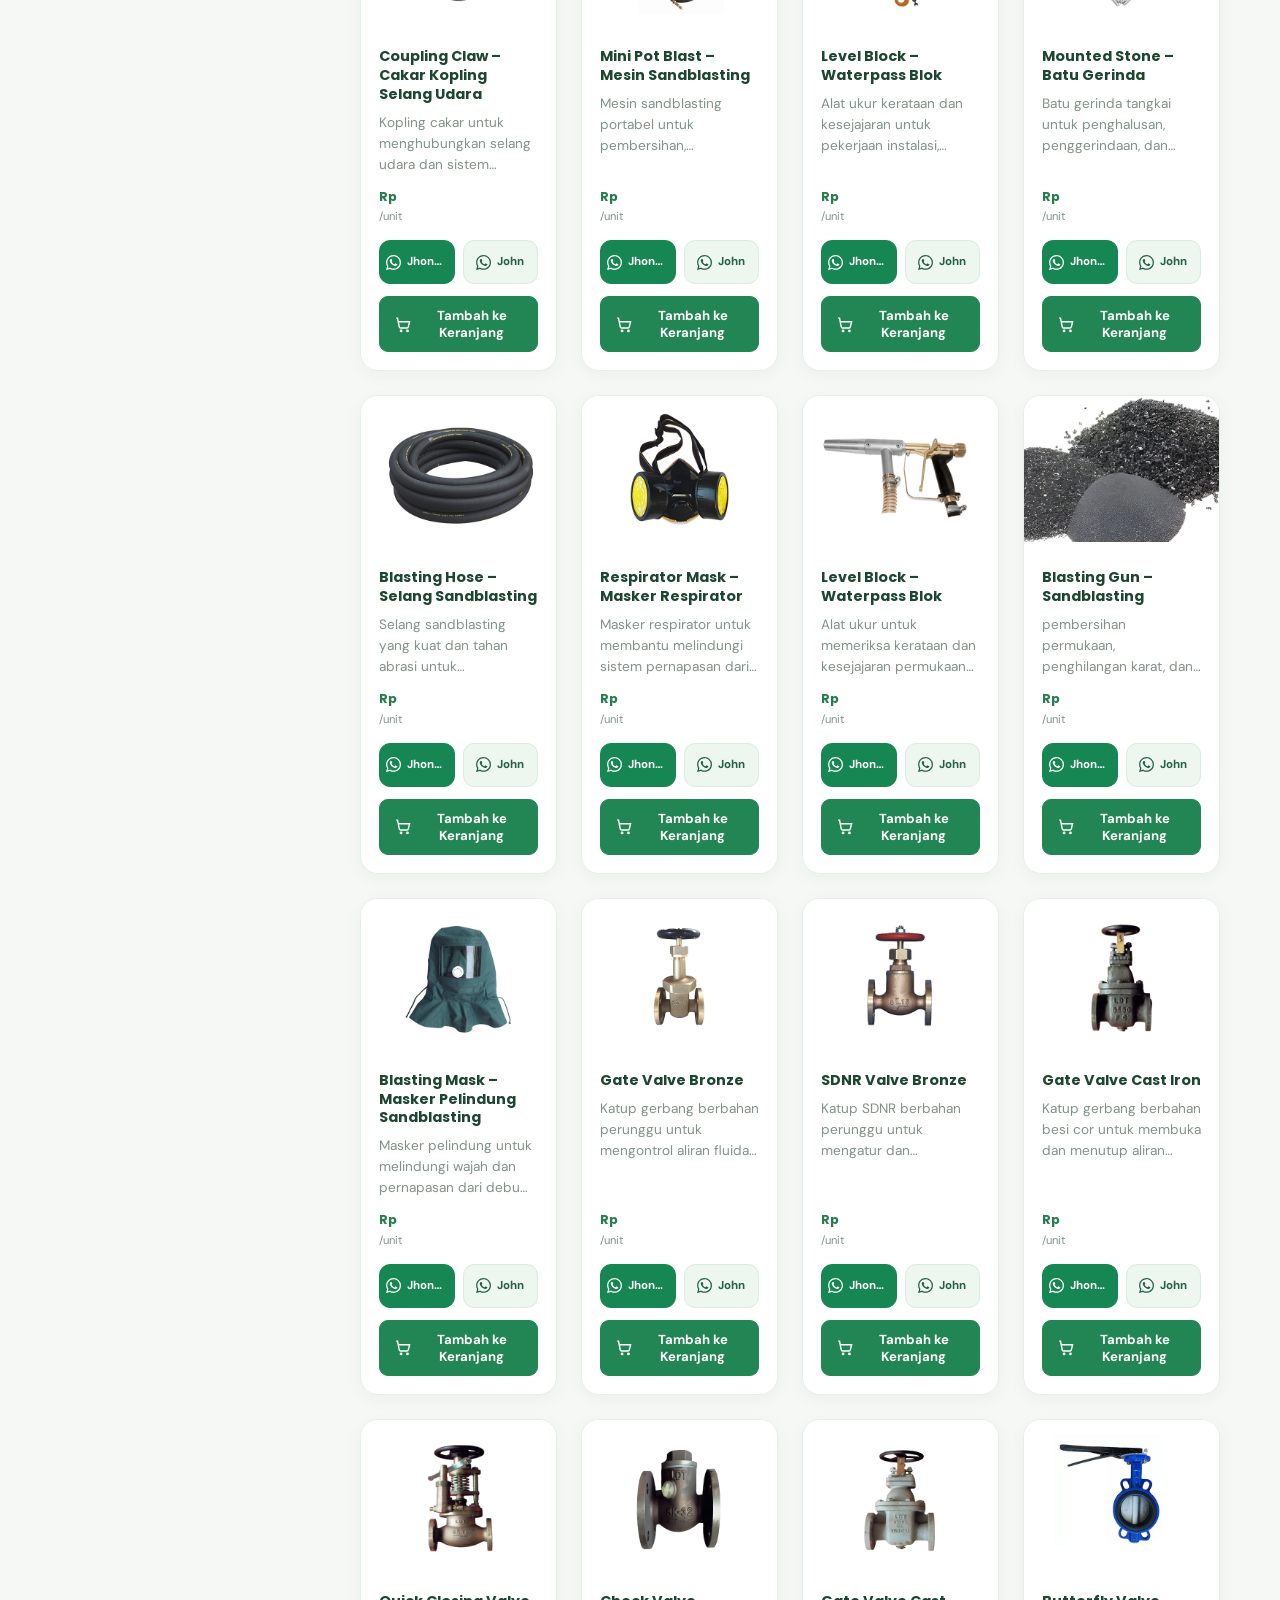
<file: catalog.html>
<!DOCTYPE html>
<html lang="id">
<head>
  <meta charset="UTF-8">
  <meta name="viewport" content="width=device-width, initial-scale=1.0, viewport-fit=cover">
  <meta name="description" content="Katalog produk PT Borneo Timur Cemerlang, supplier alat perkapalan lengkap: jangkar, tali & rantai kapal, shackle, valve, alat navigasi, alat keselamatan, filter, aki, oli, cat blasting, zinc anode, dan kebutuhan industri tambang.">
  <meta name="keywords" content="katalog kapal, supplier alat perkapalan, supplier peralatan kapal, jangkar, tali jangkar, rantai kapal, shackle, wiresling, kawat las, valve, alat navigasi, alat keselamatan, filter, aki, cat chugoku, oli, zinc anode antikarat">
  <meta name="theme-color" content="#173B2B">
  <meta name="robots" content="index, follow">
  <title>Katalog Produk Perlengkapan Kapal & Peralatan Keselamatan Laut maupun Tambang | PT Borneo Timur Cemerlang</title>
  <link rel="canonical" href="/catalog.html">

  <!-- Open Graph -->
  <meta property="og:type" content="website">
  <meta property="og:site_name" content="PT Borneo Timur Cemerlang">
  <meta property="og:title" content="Katalog Produk Perlengkapan Kapal & Peralatan Tambang | PT Borneo Timur Cemerlang">
  <meta property="og:description" content="Supplier alat perkapalan lengkap: jangkar, tali & rantai kapal, valve, alat navigasi, alat keselamatan, hingga peralatan tambang.">
  <meta property="og:url" content="/catalog.html">
  <meta property="og:image" content="/assets/icons/icon_btc.png">
  <meta property="og:locale" content="id_ID">

  <!-- Twitter Card -->
  <meta name="twitter:card" content="summary_large_image">
  <meta name="twitter:title" content="Katalog Produk Perlengkapan Kapal & Peralatan Tambang | PT Borneo Timur Cemerlang">
  <meta name="twitter:description" content="Supplier alat perkapalan lengkap: jangkar, tali & rantai kapal, valve, alat navigasi, alat keselamatan, hingga peralatan tambang.">

  <link rel="icon" type="image/png" href="assets/icons/icon_btc.png">
  <link rel="stylesheet" href="css/variables.css?v=2.0.3">
  <link rel="stylesheet" href="css/navbar.css?v=2.0.3">
  <link rel="stylesheet" href="css/components.css?v=2.0.3">
  <link rel="stylesheet" href="css/home.css?v=2.0.3">
  <link rel="stylesheet" href="css/pages.css?v=2.0.3">
  <link rel="stylesheet" href="css/cart.css?v=1.0.0">
  <style>
    .reveal{opacity:0;transform:translateY(24px);transition:opacity .6s var(--ease-out),transform .6s var(--ease-out);}
    .reveal.revealed{opacity:1;transform:none;}

    /* ── CATALOG LAYOUT ── */
    .catalog-layout {
      display: grid;
      grid-template-columns: 1fr;
      gap: var(--sp-xl);
      align-items: start;
    }
    @media (min-width: 1024px) {
      .catalog-layout { grid-template-columns: 260px 1fr; }
    }

    /* ── SIDEBAR ── */
    #catalog-sidebar {
      background: var(--white);
      border-radius: var(--radius-lg);
      border: 1px solid var(--gray-100);
      padding: var(--sp-lg);
      box-shadow: var(--shadow-sm);
      position: sticky;
      top: calc(var(--nav-h) + 16px);
    }

    /* Mobile: sidebar as drawer */
    @media (max-width: 1023px) {
      #catalog-sidebar {
        position: fixed;
        top: 0; left: 0; bottom: 0;
        width: 300px;
        max-width: 90vw;
        z-index: 1050;
        border-radius: 0;
        overflow-y: auto;
        transform: translateX(-100%);
        transition: transform var(--dur-mid) var(--ease-out);
        padding-top: calc(var(--nav-h) + var(--sp-md));
      }
      #catalog-sidebar.sidebar--open {
        transform: translateX(0);
      }
    }

    /* Overlay */
    #sidebar-overlay {
      display: none;
      position: fixed;
      inset: 0;
      background: rgba(10,22,40,0.5);
      z-index: 1040;
      backdrop-filter: blur(2px);
    }
    #sidebar-overlay.overlay--show { display: block; }

    /* ── SIDEBAR NAV ITEMS ── */
    #sidebar-nav { display: flex; flex-direction: column; gap: 2px; }

    .sf-item {
      display: flex;
      align-items: center;
      gap: 8px;
      width: 100%;
      padding: 9px 12px;
      border-radius: var(--radius-md);
      font-size: 0.875rem;
      font-weight: 500;
      color: var(--text-body);
      background: transparent;
      border: none;
      cursor: pointer;
      transition: all var(--dur-fast);
      text-align: left;
    }
    .sf-item:hover { background: var(--off-white); color: var(--navy); }
    .sf-item--active { background: rgba(84,185,130,0.1); color: var(--teal); font-weight: 700; }

    .sf-item__icon { font-size: 1rem; flex-shrink: 0; }
    .sf-item__label { flex: 1; }
    .sf-item__count {
      font-size: 0.7rem;
      font-weight: 700;
      color: var(--text-light);
      background: var(--gray-100);
      padding: 2px 7px;
      border-radius: var(--radius-full);
      flex-shrink: 0;
    }
    .sf-item--active .sf-item__count { background: rgba(84,185,130,0.15); color: var(--teal); }

    .sf-item__chevron {
      flex-shrink: 0;
      transition: transform var(--dur-fast);
      color: var(--gray-300);
    }
    .sf-group--open .sf-item__chevron { transform: rotate(180deg); }

    /* Sub items */
    .sf-subs {
      display: none;
      flex-direction: column;
      gap: 1px;
      padding-left: 28px;
      margin-top: 2px;
    }
    .sf-group--open .sf-subs { display: flex; }

    .sf-sub {
      display: flex;
      align-items: center;
      gap: 8px;
      width: 100%;
      padding: 7px 10px;
      border-radius: var(--radius-md);
      font-size: 0.8125rem;
      color: var(--text-light);
      background: transparent;
      border: none;
      cursor: pointer;
      transition: all var(--dur-fast);
      text-align: left;
    }
    .sf-sub:hover { background: var(--off-white); color: var(--navy); }
    .sf-sub--active { color: var(--teal); font-weight: 600; }
    .sf-sub__dot {
      width: 6px; height: 6px;
      border-radius: 50%;
      background: var(--gray-300);
      flex-shrink: 0;
      transition: background var(--dur-fast);
    }
    .sf-sub--active .sf-sub__dot { background: var(--teal); }
    .sf-sub .sf-item__count { margin-left: auto; }

    /* ── FILTER TRAIL ── */
    #filter-trail {
      display: flex;
      align-items: center;
      gap: 6px;
      flex-wrap: wrap;
      margin-bottom: var(--sp-md);
      min-height: 28px;
    }
    .filter-trail__chip {
      display: inline-flex;
      align-items: center;
      gap: 5px;
      padding: 4px 10px;
      border-radius: var(--radius-full);
      font-size: 0.75rem;
      font-weight: 600;
      background: rgba(84,185,130,0.1);
      color: var(--teal);
      border: 1px solid rgba(84,185,130,0.25);
      cursor: pointer;
      transition: all var(--dur-fast);
    }
    .filter-trail__chip:hover { background: rgba(84,185,130,0.2); }

    /* ── MOBILE FILTER BTN ── */
    #mobile-filter-btn {
      display: flex;
      align-items: center;
      gap: 8px;
      padding: 10px 18px;
      border-radius: var(--radius-full);
      background: var(--navy);
      color: var(--white);
      font-size: 0.875rem;
      font-weight: 600;
      border: none;
      cursor: pointer;
      flex-shrink: 0;
    }
    @media (min-width: 1024px) { #mobile-filter-btn { display: none; } }

    /* ── SIDEBAR CLOSE (mobile) ── */
    #sidebar-close-btn {
      position: absolute;
      top: var(--sp-md);
      right: var(--sp-md);
      width: 32px; height: 32px;
      border-radius: 50%;
      background: var(--gray-100);
      border: none;
      cursor: pointer;
      display: flex;
      align-items: center;
      justify-content: center;
      color: var(--text-light);
      font-size: 1rem;
    }
    @media (min-width: 1024px) { #sidebar-close-btn { display: none; } }

    /* ── COUNT LABEL ── */
    .catalog-count-label {
      font-size: 0.875rem;
      color: var(--text-light);
      font-weight: 500;
    }
  </style>

  <script>
  (function(){
    var canonical=document.querySelector('link[rel="canonical"]');
    var path=window.location.pathname;
    if(path.endsWith('/index.html')) path=path.slice(0,-10) || '/';
    var pageUrl=new URL(path,window.location.origin);
    pageUrl.search=''; pageUrl.hash='';
    if(!canonical){ canonical=document.createElement('link'); canonical.rel='canonical'; document.head.appendChild(canonical); }
    canonical.href=pageUrl.href;
    var ogUrl=document.querySelector('meta[property="og:url"]');
    if(!ogUrl){ ogUrl=document.createElement('meta'); ogUrl.setAttribute('property','og:url'); document.head.appendChild(ogUrl); }
    ogUrl.content=pageUrl.href;
    var ogImage=document.querySelector('meta[property="og:image"]');
    if(!ogImage){ ogImage=document.createElement('meta'); ogImage.setAttribute('property','og:image'); document.head.appendChild(ogImage); }
    ogImage.content=new URL('/assets/icons/icon_btc.png',window.location.origin).href;
    var site=document.querySelector('meta[property="og:site_name"]');
    if(site) site.content='PT Borneo Timur Cemerlang';
  })();
  </script>
  <link rel="stylesheet" href="css/btc-refresh.css?v=1.0.0">
</head>
<body data-page="catalog">

  <div id="nav-slot"></div>

  <!-- PAGE HERO -->
  <section style="background:linear-gradient(150deg,var(--navy) 0%,var(--navy-mid) 60%,var(--ocean) 100%);padding:calc(var(--nav-h) + 48px) 0 64px;position:relative;overflow:hidden;">
    <div style="position:absolute;bottom:-80px;right:-80px;width:360px;height:360px;background:radial-gradient(circle,rgba(84,185,130,.08) 0%,transparent 70%);pointer-events:none;"></div>
    <div class="container">
      <p style="font-size:.75rem;font-weight:700;letter-spacing:.15em;text-transform:uppercase;color:var(--aqua);margin-bottom:10px;display:flex;align-items:center;gap:8px;">
        <svg width="14" height="14" fill="none" stroke="currentColor" stroke-width="2" viewBox="0 0 24 24"><rect x="2" y="3" width="7" height="7"/><rect x="15" y="3" width="7" height="7"/><rect x="2" y="14" width="7" height="7"/><rect x="15" y="14" width="7" height="7"/></svg>
        <span data-i18n="catalog_hero_eyebrow"></span>
      </p>
      <h1 style="font-family:var(--font-display);font-size:clamp(2rem,5vw,3.5rem);font-weight:800;color:var(--white);line-height:1.15;margin-bottom:14px;max-width:600px;" data-i18n="catalog_hero_title"></h1>
      <p style="font-size:1rem;color:rgba(255,255,255,.65);max-width:520px;line-height:1.7;" data-i18n="catalog_hero_sub"></p>
    </div>
  </section>

  <!-- CATALOG BODY -->
  <section class="catalog-page">
    <div class="container">

      <!-- Top bar: search + mobile filter btn -->
      <div style="display:flex;align-items:center;gap:var(--sp-md);flex-wrap:wrap;margin-bottom:var(--sp-lg);">
        <div class="search-bar" style="flex:1;min-width:200px;max-width:440px;">
          <span class="search-bar__icon">
            <svg width="16" height="16" fill="none" stroke="currentColor" stroke-width="2" viewBox="0 0 24 24"><circle cx="11" cy="11" r="8"/><line x1="21" y1="21" x2="16.65" y2="16.65"/></svg>
          </span>
          <input id="catalog-search" type="search" data-i18n-placeholder="catalog_search" placeholder="Cari nama produk, kategori..." autocomplete="off">
          <button class="search-bar__clear" id="clear-search" style="display:none;" aria-label="Hapus pencarian">
            <svg width="14" height="14" fill="none" stroke="currentColor" stroke-width="2.5" viewBox="0 0 24 24"><line x1="18" y1="6" x2="6" y2="18"/><line x1="6" y1="6" x2="18" y2="18"/></svg>
          </button>
        </div>

        <button id="mobile-filter-btn">
          <svg width="16" height="16" fill="none" stroke="currentColor" stroke-width="2" viewBox="0 0 24 24"><line x1="4" y1="6" x2="20" y2="6"/><line x1="8" y1="12" x2="16" y2="12"/><line x1="11" y1="18" x2="13" y2="18"/></svg>
          <span id="mobile-filter-label" data-i18n="catalog_filter"></span>
        </button>

        <span class="catalog-count-label" id="catalog-count"></span>
      </div>

      <!-- Filter trail (active filters breadcrumb) -->
      <div id="filter-trail"></div>

      <!-- Main layout: sidebar + grid -->
      <div class="catalog-layout">

        <!-- SIDEBAR OVERLAY (mobile) -->
        <div id="sidebar-overlay"></div>

        <!-- SIDEBAR -->
        <aside id="catalog-sidebar">
          <button id="sidebar-close-btn" aria-label="Tutup filter">✕</button>
          <p style="font-size:.7rem;font-weight:700;letter-spacing:.12em;text-transform:uppercase;color:var(--text-light);margin-bottom:var(--sp-md);" data-i18n="catalog_filter"></p>
          <div id="sidebar-nav"></div>
        </aside>

        <!-- PRODUCT GRID -->
        <div>
          <span class="catalog-count-label" id="mobile-count" style="display:block;margin-bottom:var(--sp-md);"></span>
          <div class="catalog-grid" id="catalog-grid"></div>
        </div>

      </div>
    </div>
  </section>

  <div id="footer-slot"></div>
  <div id="float-slot"></div>

  <!-- WA ADMIN MODAL -->
  <div id="wa-admin-modal" style="position:fixed;inset:0;z-index:99999;display:none;align-items:center;justify-content:center;padding:16px;">
    <div id="wa-modal-backdrop" style="position:absolute;inset:0;background:rgba(10,22,40,0.75);backdrop-filter:blur(4px);-webkit-backdrop-filter:blur(4px);"></div>
    <div style="position:relative;background:#fff;border-radius:20px;padding:28px 24px 24px;width:100%;max-width:360px;box-shadow:0 32px 80px rgba(10,22,40,0.35);z-index:1;">
      <button id="wa-modal-close" style="position:absolute;top:14px;right:14px;width:30px;height:30px;border-radius:50%;background:#f0f4f8;border:none;cursor:pointer;display:flex;align-items:center;justify-content:center;font-size:16px;color:#6B8AA8;">✕</button>
      <div style="text-align:center;margin-bottom:20px;">
        <div style="width:50px;height:50px;background:#25D366;border-radius:50%;display:flex;align-items:center;justify-content:center;margin:0 auto 12px;">
          <svg width="26" height="26" fill="white" viewBox="0 0 24 24"><path d="M17.472 14.382c-.297-.149-1.758-.867-2.03-.967-.273-.099-.471-.148-.67.15-.197.297-.767.966-.94 1.164-.173.199-.347.223-.644.075-.297-.15-1.255-.463-2.39-1.475-.883-.788-1.48-1.761-1.653-2.059-.173-.297-.018-.458.13-.606.134-.133.298-.347.446-.52.149-.174.198-.298.298-.497.099-.198.05-.371-.025-.52-.075-.149-.669-1.612-.916-2.207-.242-.579-.487-.5-.669-.51-.173-.008-.371-.01-.57-.01-.198 0-.52.074-.792.372-.272.297-1.04 1.016-1.04 2.479 0 1.462 1.065 2.875 1.213 3.074.149.198 2.096 3.2 5.077 4.487.709.306 1.262.489 1.694.625.712.227 1.36.195 1.871.118.571-.085 1.758-.719 2.006-1.413.248-.694.248-1.289.173-1.413-.074-.124-.272-.198-.57-.347m-5.421 7.403h-.004a9.87 9.87 0 01-5.031-1.378l-.361-.214-3.741.982.998-3.648-.235-.374a9.86 9.86 0 01-1.51-5.26c.001-5.45 4.436-9.884 9.888-9.884 2.64 0 5.122 1.03 6.988 2.898a9.825 9.825 0 012.893 6.994c-.003 5.45-4.437 9.884-9.885 9.884m8.413-18.297A11.815 11.815 0 0012.05 0C5.495 0 .16 5.335.157 11.892c0 2.096.547 4.142 1.588 5.945L.057 24l6.305-1.654a11.882 11.882 0 005.683 1.448h.005c6.554 0 11.89-5.335 11.893-11.893a11.821 11.821 0 00-3.48-8.413z"/></svg>
        </div>
        <p style="font-family:'Poppins',sans-serif;font-size:1.1rem;font-weight:800;color:#173B2B;margin:0 0 4px;">Hubungi via WhatsApp</p>
        <p style="font-size:0.82rem;color:#6B8AA8;margin:0;">Pilih admin yang ingin Anda hubungi</p>
      </div>
      <div style="display:flex;flex-direction:column;gap:10px;">
        <a href="https://wa.me/6281268577849?text=Halo+PT+Borneo+Timur+Cemerlang%2C+saya+butuh+konsultasi+peralatan+kapal." target="_blank" rel="noopener"
           style="display:flex;align-items:center;gap:12px;padding:14px 16px;border:2px solid #e4f5e9;border-radius:14px;background:#f7fffe;text-decoration:none;"
           onmouseover="this.style.borderColor='#25D366';this.style.background='#edfff4'" onmouseout="this.style.borderColor='#e4f5e9';this.style.background='#f7fffe'">
          <div style="width:40px;height:40px;background:#25D366;border-radius:50%;display:flex;align-items:center;justify-content:center;flex-shrink:0;">
            <svg width="20" height="20" fill="white" viewBox="0 0 24 24"><path d="M17.472 14.382c-.297-.149-1.758-.867-2.03-.967-.273-.099-.471-.148-.67.15-.197.297-.767.966-.94 1.164-.173.199-.347.223-.644.075-.297-.15-1.255-.463-2.39-1.475-.883-.788-1.48-1.761-1.653-2.059-.173-.297-.018-.458.13-.606.134-.133.298-.347.446-.52.149-.174.198-.298.298-.497.099-.198.05-.371-.025-.52-.075-.149-.669-1.612-.916-2.207-.242-.579-.487-.5-.669-.51-.173-.008-.371-.01-.57-.01-.198 0-.52.074-.792.372-.272.297-1.04 1.016-1.04 2.479 0 1.462 1.065 2.875 1.213 3.074.149.198 2.096 3.2 5.077 4.487.709.306 1.262.489 1.694.625.712.227 1.36.195 1.871.118.571-.085 1.758-.719 2.006-1.413.248-.694.248-1.289.173-1.413-.074-.124-.272-.198-.57-.347m-5.421 7.403h-.004a9.87 9.87 0 01-5.031-1.378l-.361-.214-3.741.982.998-3.648-.235-.374a9.86 9.86 0 01-1.51-5.26c.001-5.45 4.436-9.884 9.888-9.884 2.64 0 5.122 1.03 6.988 2.898a9.825 9.825 0 012.893 6.994c-.003 5.45-4.437 9.884-9.885 9.884m8.413-18.297A11.815 11.815 0 0012.05 0C5.495 0 .16 5.335.157 11.892c0 2.096.547 4.142 1.588 5.945L.057 24l6.305-1.654a11.882 11.882 0 005.683 1.448h.005c6.554 0 11.89-5.335 11.893-11.893a11.821 11.821 0 00-3.48-8.413z"/></svg>
          </div>
          <div style="flex:1;">
            <div style="font-family:'Poppins',sans-serif;font-size:0.88rem;font-weight:700;color:#173B2B;">Jhony Chua</div>
            <div style="font-size:0.78rem;color:#6B8AA8;margin-top:1px;">+62 812-6857-7849</div>
          </div>
          <svg width="16" height="16" fill="none" stroke="#25D366" stroke-width="2.5" viewBox="0 0 24 24"><polyline points="9 18 15 12 9 6"/></svg>
        </a>
        <a href="https://wa.me/628117753350?text=Halo+PT+Borneo+Timur+Cemerlang%2C+saya+butuh+konsultasi+peralatan+kapal." target="_blank" rel="noopener"
           style="display:flex;align-items:center;gap:12px;padding:14px 16px;border:2px solid #e4f5e9;border-radius:14px;background:#f7fffe;text-decoration:none;"
           onmouseover="this.style.borderColor='#25D366';this.style.background='#edfff4'" onmouseout="this.style.borderColor='#e4f5e9';this.style.background='#f7fffe'">
          <div style="width:40px;height:40px;background:#25D366;border-radius:50%;display:flex;align-items:center;justify-content:center;flex-shrink:0;">
            <svg width="20" height="20" fill="white" viewBox="0 0 24 24"><path d="M17.472 14.382c-.297-.149-1.758-.867-2.03-.967-.273-.099-.471-.148-.67.15-.197.297-.767.966-.94 1.164-.173.199-.347.223-.644.075-.297-.15-1.255-.463-2.39-1.475-.883-.788-1.48-1.761-1.653-2.059-.173-.297-.018-.458.13-.606.134-.133.298-.347.446-.52.149-.174.198-.298.298-.497.099-.198.05-.371-.025-.52-.075-.149-.669-1.612-.916-2.207-.242-.579-.487-.5-.669-.51-.173-.008-.371-.01-.57-.01-.198 0-.52.074-.792.372-.272.297-1.04 1.016-1.04 2.479 0 1.462 1.065 2.875 1.213 3.074.149.198 2.096 3.2 5.077 4.487.709.306 1.262.489 1.694.625.712.227 1.36.195 1.871.118.571-.085 1.758-.719 2.006-1.413.248-.694.248-1.289.173-1.413-.074-.124-.272-.198-.57-.347m-5.421 7.403h-.004a9.87 9.87 0 01-5.031-1.378l-.361-.214-3.741.982.998-3.648-.235-.374a9.86 9.86 0 01-1.51-5.26c.001-5.45 4.436-9.884 9.888-9.884 2.64 0 5.122 1.03 6.988 2.898a9.825 9.825 0 012.893 6.994c-.003 5.45-4.437 9.884-9.885 9.884m8.413-18.297A11.815 11.815 0 0012.05 0C5.495 0 .16 5.335.157 11.892c0 2.096.547 4.142 1.588 5.945L.057 24l6.305-1.654a11.882 11.882 0 005.683 1.448h.005c6.554 0 11.89-5.335 11.893-11.893a11.821 11.821 0 00-3.48-8.413z"/></svg>
          </div>
          <div style="flex:1;">
            <div style="font-family:'Poppins',sans-serif;font-size:0.88rem;font-weight:700;color:#173B2B;">John</div>
            <div style="font-size:0.78rem;color:#6B8AA8;margin-top:1px;">+62 811 7753 350</div>
          </div>
          <svg width="16" height="16" fill="none" stroke="#25D366" stroke-width="2.5" viewBox="0 0 24 24"><polyline points="9 18 15 12 9 6"/></svg>
        </a>
      </div>
    </div>
  </div>
  <script>
    (function(){
      var modal    = document.getElementById('wa-admin-modal');
      var backdrop = document.getElementById('wa-modal-backdrop');
      var close    = document.getElementById('wa-modal-close');
      function closeModal(){ modal.style.display='none'; document.body.style.overflow=''; }
      if(close)    close.addEventListener('click', closeModal);
      if(backdrop) backdrop.addEventListener('click', closeModal);
      document.addEventListener('keydown', function(e){ if(e.key==='Escape') closeModal(); });
    })();
  </script>

  <script src="js/translations.js?v=2.0.31" defer></script>
<script src="js/data.js?v=2.0.31" defer></script>
<script src="js/partials.js?v=2.0.31" defer></script>
<script src="js/cart.js?v=1.0.0" defer></script>
<script src="js/catalog.js?v=2.0.31" defer></script>
<script src="js/main.js?v=2.0.31" defer></script>
</body>
</html>
</file>
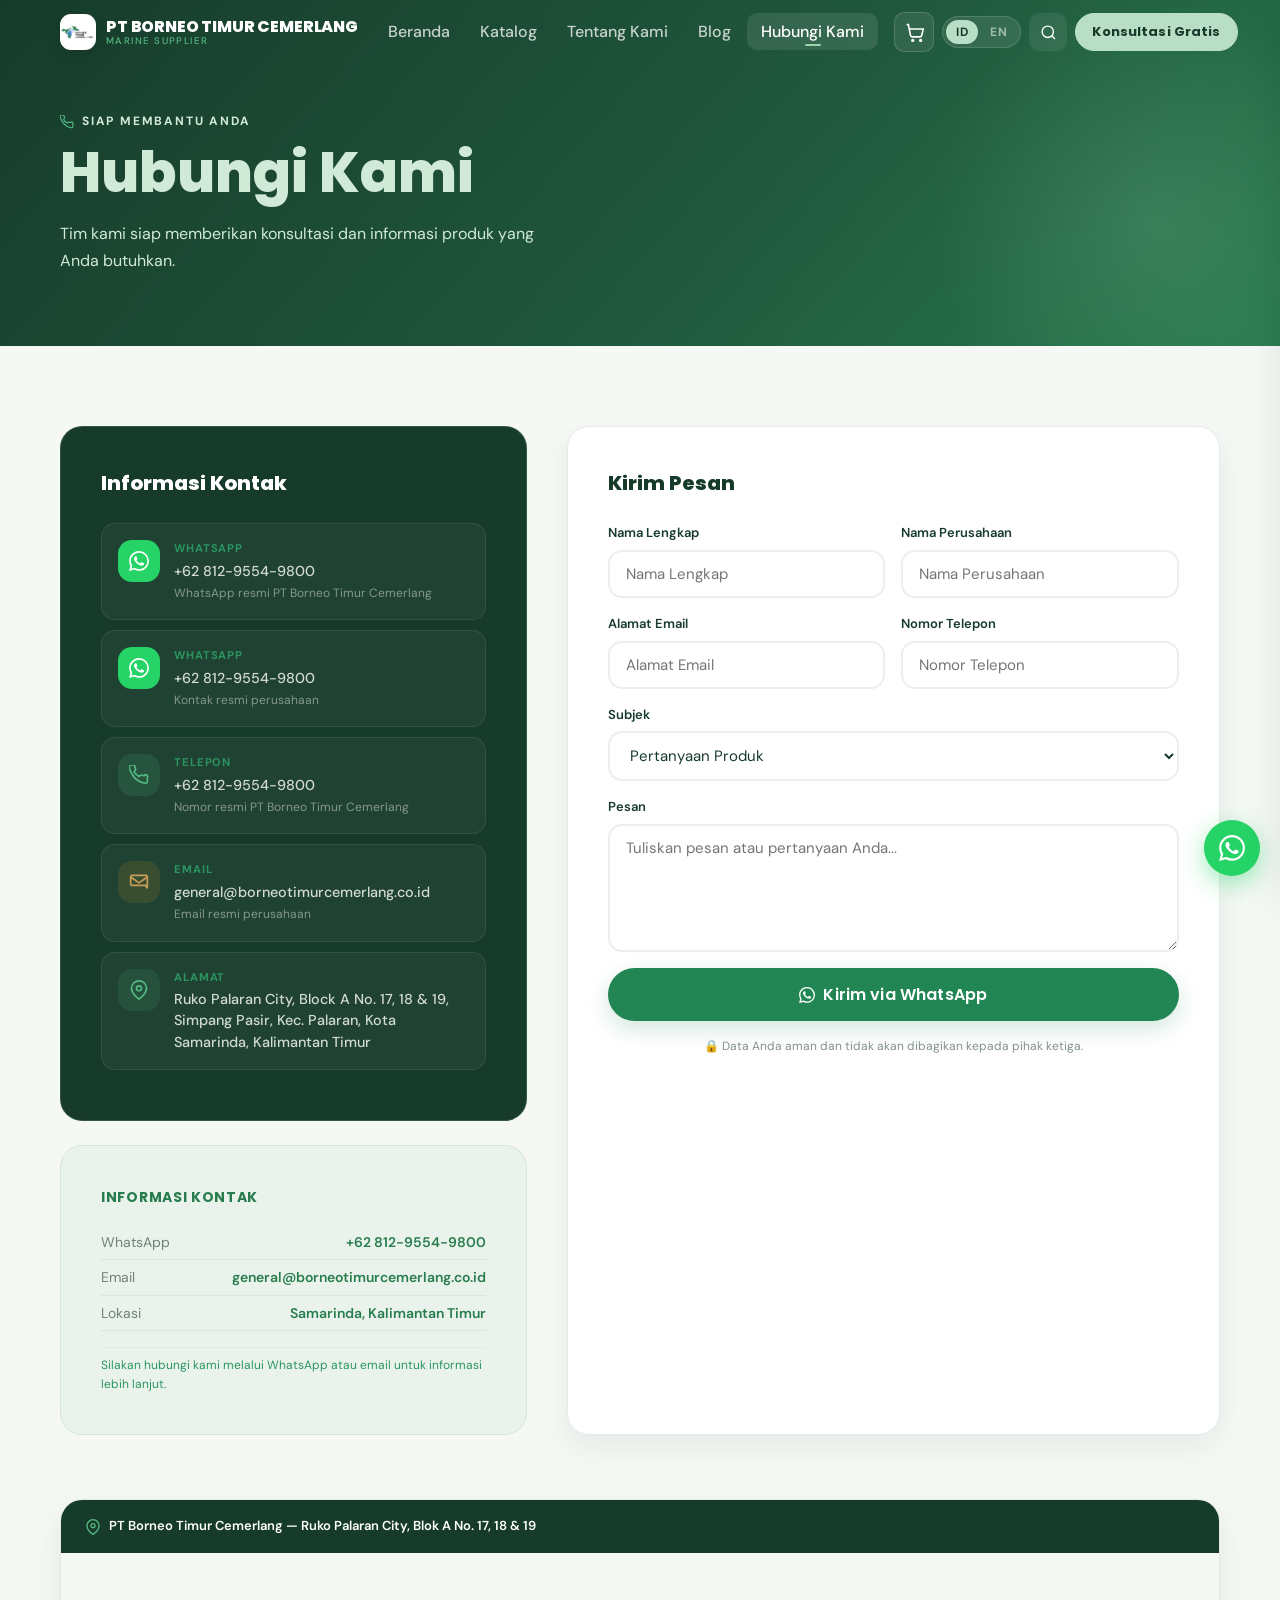
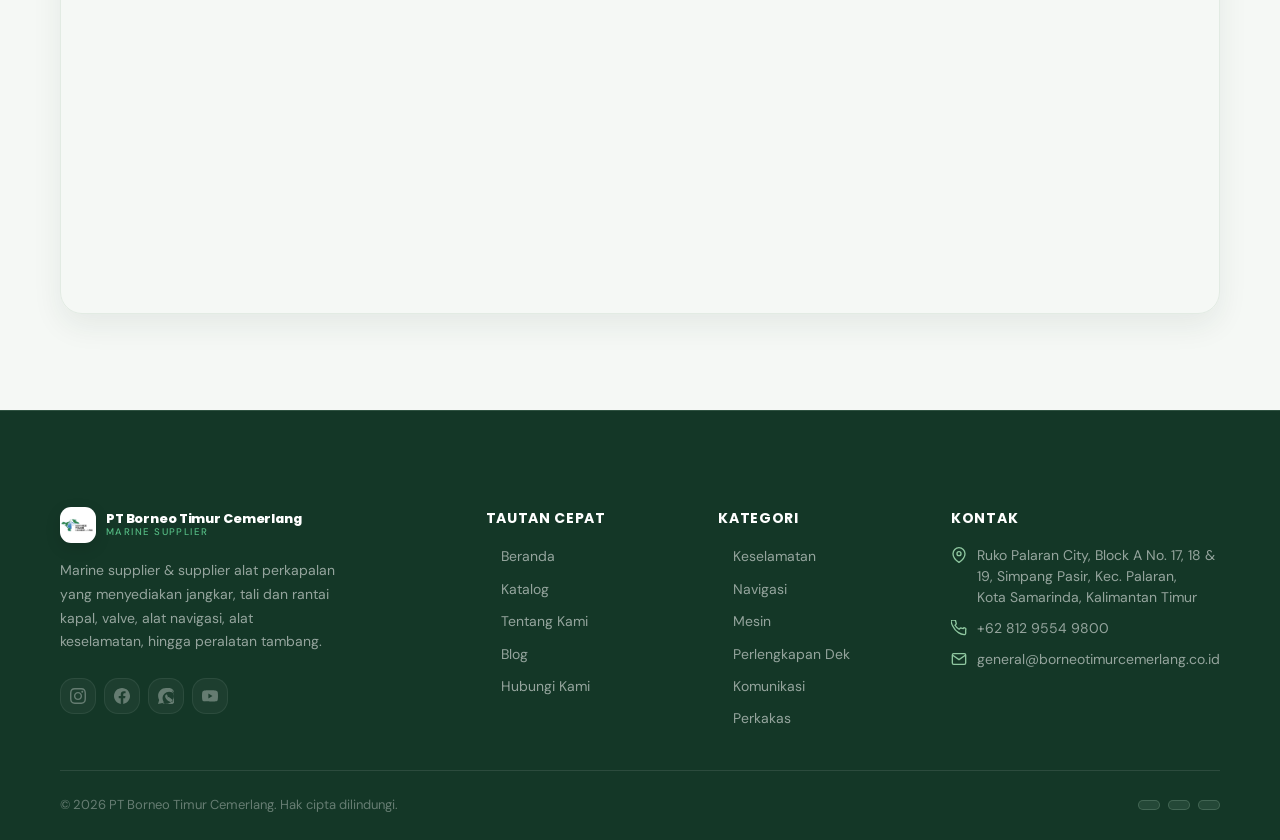
<file: contact.html>
<!DOCTYPE html>
<html lang="id">

<head>
  <meta charset="UTF-8">
  <meta name="viewport" content="width=device-width, initial-scale=1.0, viewport-fit=cover">

  <meta name="description" content="Hubungi PT Borneo Timur Cemerlang, marine supplier & supplier alat perkapalan untuk informasi produk, penawaran harga, dan konsultasi kebutuhan perlengkapan kapal, alat keselamatan, dan peralatan industri di Kalimantan Timur dan Indonesia.">
  <meta name="keywords" content="hubungi borneo timur cemerlang, kontak marine supplier, supplier alat perkapalan kalimantan timur, supplier peralatan kapal samarinda">
  <meta name="theme-color" content="#173B2B">
  <meta name="robots" content="index, follow">

  <title>Hubungi Kami – Marine Supplier Kalimantan Timur | PT Borneo Timur Cemerlang</title>

  <!-- Open Graph -->
  <meta property="og:type" content="website">
  <meta property="og:site_name" content="PT Borneo Timur Cemerlang">
  <meta property="og:title" content="Hubungi Kami – Marine Supplier Kalimantan Timur | PT Borneo Timur Cemerlang">
  <meta property="og:description" content="Konsultasi peralatan kapal, pemesanan, dan dukungan teknis di Samarinda, Kalimantan Timur.">
  <meta property="og:locale" content="id_ID">

  <!-- Twitter Card -->
  <meta name="twitter:card" content="summary_large_image">
  <meta name="twitter:title" content="Hubungi Kami – Marine Supplier Kalimantan Timur | PT Borneo Timur Cemerlang">
  <meta name="twitter:description" content="Konsultasi peralatan kapal, pemesanan, dan dukungan teknis di Samarinda, Kalimantan Timur.">

  <!-- Structured Data -->
  <script type="application/ld+json">
  {
    "@context": "https://schema.org",
    "@type": "ContactPage",
    "mainEntity": {
      "@type": "Organization",
      "name": "PT Borneo Timur Cemerlang",
      "contactPoint": [
        {
          "@type": "ContactPoint",
          "telephone": "+62-812-9554-9800",
          "contactType": "sales",
          "areaServed": "ID",
          "availableLanguage": ["Indonesian", "English"]
        }
      ],
      "email": "general@borneotimurcemerlang.co.id"
    }
  }
  </script>

  <!-- Favicon -->
  <link rel="icon" type="image/png" href="assets/icons/icon_btc.png">

  <!-- Stylesheets -->
  <link rel="stylesheet" href="css/variables.css?v=2.0.3">
  <link rel="stylesheet" href="css/navbar.css?v=2.0.3">
  <link rel="stylesheet" href="css/components.css?v=2.0.3">
  <link rel="stylesheet" href="css/home.css?v=2.0.3">
  <link rel="stylesheet" href="css/pages.css?v=2.0.3">
  <link rel="stylesheet" href="css/cart.css?v=1.0.0">

  <style>
    /* Reveal Animation */
    .reveal {
      opacity: 0;
      transform: translateY(22px);
      transition:
        opacity .55s var(--ease-out),
        transform .55s var(--ease-out);
    }

    .reveal.revealed {
      opacity: 1;
      transform: none;
    }

    .reveal-delay-1 {
      transition-delay: .12s;
    }

    body {
      background: var(--off-white);
    }

    /* Form Focus Styling */
    .form-group input:focus,
    .form-group textarea:focus,
    .form-group select:focus {
      border-color: var(--teal);
      box-shadow: 0 0 0 3px rgba(11, 143, 172, .1);
      outline: none;
    }

    /* Submit Button Loading State */
    .btn-loading {
      opacity: .7;
      pointer-events: none;
    }

    /* Channel Cards */
    .channel-card {
      display: flex;
      align-items: flex-start;
      gap: 14px;
      padding: var(--sp-md);
      border-radius: var(--radius-md);
      background: rgba(255, 255, 255, .04);
      border: 1px solid rgba(255, 255, 255, .08);
      margin-bottom: 10px;
      transition: all var(--dur-fast);
      text-decoration: none;
    }

    .channel-card:hover {
      background: rgba(0, 201, 212, .08);
      border-color: rgba(0, 201, 212, .25);
      transform: translateX(4px);
    }

    .channel-card__icon {
      width: 42px;
      height: 42px;
      border-radius: var(--radius-md);
      display: flex;
      align-items: center;
      justify-content: center;
      flex-shrink: 0;
      font-size: 1.2rem;
    }

    .channel-card__label {
      font-size: .7rem;
      font-weight: 700;
      letter-spacing: .08em;
      text-transform: uppercase;
      color: var(--teal);
      margin-bottom: 2px;
    }

    .channel-card__val {
      font-size: .9rem;
      color: rgba(255, 255, 255, .8);
      font-weight: 500;
    }

    .channel-card__sub {
      font-size: .75rem;
      color: rgba(255, 255, 255, .45);
      margin-top: 1px;
    }
  </style>

  <script>
  (function(){
    var canonical=document.querySelector('link[rel="canonical"]');
    var path=window.location.pathname;
    if(path.endsWith('/index.html')) path=path.slice(0,-10) || '/';
    var pageUrl=new URL(path,window.location.origin);
    pageUrl.search=''; pageUrl.hash='';
    if(!canonical){ canonical=document.createElement('link'); canonical.rel='canonical'; document.head.appendChild(canonical); }
    canonical.href=pageUrl.href;
    var ogUrl=document.querySelector('meta[property="og:url"]');
    if(!ogUrl){ ogUrl=document.createElement('meta'); ogUrl.setAttribute('property','og:url'); document.head.appendChild(ogUrl); }
    ogUrl.content=pageUrl.href;
    var ogImage=document.querySelector('meta[property="og:image"]');
    if(!ogImage){ ogImage=document.createElement('meta'); ogImage.setAttribute('property','og:image'); document.head.appendChild(ogImage); }
    ogImage.content=new URL('/assets/icons/icon_btc.png',window.location.origin).href;
    var site=document.querySelector('meta[property="og:site_name"]');
    if(site) site.content='PT Borneo Timur Cemerlang';
  })();
  </script>
  <link rel="stylesheet" href="css/btc-refresh.css?v=1.0.0">
</head>

<body data-page="contact">

  <div id="nav-slot"></div>

  <!-- PAGE HERO -->
  <section style="background:linear-gradient(150deg,var(--navy) 0%,var(--navy-mid) 60%,var(--ocean) 100%);padding:calc(var(--nav-h) + 48px) 0 72px;position:relative;overflow:hidden;">

    <div style="position:absolute;bottom:-100px;right:-100px;width:450px;height:450px;background:radial-gradient(circle,rgba(84,185,130,.09) 0%,transparent 70%);pointer-events:none;"></div>

    <div class="container">

      <p style="font-size:.75rem;font-weight:700;letter-spacing:.15em;text-transform:uppercase;color:var(--aqua);margin-bottom:10px;display:flex;align-items:center;gap:8px;">

        <svg width="14" height="14" fill="none" stroke="currentColor" stroke-width="2" viewBox="0 0 24 24">
          <path d="M22 16.92v3a2 2 0 01-2.18 2 19.79 19.79 0 01-8.63-3.07A19.5 19.5 0 013.07 9.81 19.79 19.79 0 01.01 1.18 2 2 0 012 .01h3a2 2 0 012 1.72c.127.96.361 1.903.7 2.81a2 2 0 01-.45 2.11L6.09 7.91a16 16 0 006 6l1.27-1.27a2 2 0 012.11-.45c.907.339 1.85.573 2.81.7A2 2 0 0122 14.92z"/>
        </svg>

        <span data-i18n="contact_hero_eyebrow"></span>
      </p>

      <h1
        style="font-family:var(--font-display);font-size:clamp(2rem,5vw,3.5rem);font-weight:800;color:var(--white);line-height:1.15;margin-bottom:14px;"
        data-i18n="contact_hero_title">
      </h1>

      <p
        style="font-size:1rem;color:rgba(255,255,255,.65);max-width:500px;line-height:1.7;"
        data-i18n="contact_hero_sub">
      </p>

    </div>
  </section>

  <!-- CONTACT BODY -->
  <section style="padding:var(--sp-xl) 0 var(--sp-3xl);">

    <div class="container">

      <div class="contact-grid">

        <!-- LEFT: INFO COLUMN -->
        <div class="contact-info">

          <!-- Contact Info Card -->
          <div class="contact-info-card reveal">

            <h3 class="contact-info-card__title" data-i18n="contact_info_title"></h3>

            <!-- WhatsApp -->
            <a href="https://wa.me/6281295549800" target="_blank" rel="noopener" class="channel-card">

              <div class="channel-card__icon" style="background:#25D366;">
                <svg width="20" height="20" fill="white" viewBox="0 0 24 24">
                  <path d="M17.472 14.382c-.297-.149-1.758-.867-2.03-.967-.273-.099-.471-.148-.67.15-.197.297-.767.966-.94 1.164-.173.199-.347.223-.644.075-.297-.15-1.255-.463-2.39-1.475-.883-.788-1.48-1.761-1.653-2.059-.173-.297-.018-.458.13-.606.134-.133.298-.347.446-.52.149-.174.198-.298.298-.497.099-.198.05-.371-.025-.52-.075-.149-.669-1.612-.916-2.207-.242-.579-.487-.5-.669-.51-.173-.008-.371-.01-.57-.01-.198 0-.52.074-.792.372-.272.297-1.04 1.016-1.04 2.479 0 1.462 1.065 2.875 1.213 3.074.149.198 2.096 3.2 5.077 4.487.709.306 1.262.489 1.694.625.712.227 1.36.195 1.871.118.571-.085 1.758-.719 2.006-1.413.248-.694.248-1.289.173-1.413-.074-.124-.272-.198-.57-.347m-5.421 7.403h-.004a9.87 9.87 0 01-5.031-1.378l-.361-.214-3.741.982.998-3.648-.235-.374a9.86 9.86 0 01-1.51-5.26c.001-5.45 4.436-9.884 9.888-9.884 2.64 0 5.122 1.03 6.988 2.898a9.825 9.825 0 012.893 6.994c-.003 5.45-4.437 9.884-9.885 9.884m8.413-18.297A11.815 11.815 0 0012.05 0C5.495 0 .16 5.335.157 11.892c0 2.096.547 4.142 1.588 5.945L.057 24l6.305-1.654a11.882 11.882 0 005.683 1.448h.005c6.554 0 11.89-5.335 11.893-11.893a11.821 11.821 0 00-3.48-8.413z"/>
                </svg>
              </div>

              <div>
                <div class="channel-card__label" data-i18n="contact_wa_label"></div>
                <div class="channel-card__val">+62 812-9554-9800</div>
                <div class="channel-card__sub">WhatsApp resmi PT Borneo Timur Cemerlang</div>
              </div>

            </a>

            <!-- WhatsApp Secondary Card -->
            <a href="https://wa.me/6281295549800" target="_blank" rel="noopener" class="channel-card">

              <div class="channel-card__icon" style="background:#25D366;">
                <svg width="20" height="20" fill="white" viewBox="0 0 24 24">
                  <path d="M17.472 14.382c-.297-.149-1.758-.867-2.03-.967-.273-.099-.471-.148-.67.15-.197.297-.767.966-.94 1.164-.173.199-.347.223-.644.075-.297-.15-1.255-.463-2.39-1.475-.883-.788-1.48-1.761-1.653-2.059-.173-.297-.018-.458.13-.606.134-.133.298-.347.446-.52.149-.174.198-.298.298-.497.099-.198.05-.371-.025-.52-.075-.149-.669-1.612-.916-2.207-.242-.579-.487-.5-.669-.51-.173-.008-.371-.01-.57-.01-.198 0-.52.074-.792.372-.272.297-1.04 1.016-1.04 2.479 0 1.462 1.065 2.875 1.213 3.074.149.198 2.096 3.2 5.077 4.487.709.306 1.262.489 1.694.625.712.227 1.36.195 1.871.118.571-.085 1.758-.719 2.006-1.413.248-.694.248-1.289.173-1.413-.074-.124-.272-.198-.57-.347m-5.421 7.403h-.004a9.87 9.87 0 01-5.031-1.378l-.361-.214-3.741.982.998-3.648-.235-.374a9.86 9.86 0 01-1.51-5.26c.001-5.45 4.436-9.884 9.888-9.884 2.64 0 5.122 1.03 6.988 2.898a9.825 9.825 0 012.893 6.994c-.003 5.45-4.437 9.884-9.885 9.884m8.413-18.297A11.815 11.815 0 0012.05 0C5.495 0 .16 5.335.157 11.892c0 2.096.547 4.142 1.588 5.945L.057 24l6.305-1.654a11.882 11.882 0 005.683 1.448h.005c6.554 0 11.89-5.335 11.893-11.893a11.821 11.821 0 00-3.48-8.413z"/>
                </svg>
              </div>

              <div>
                <div class="channel-card__label" data-i18n="contact_wa_label"></div>
                <div class="channel-card__val">+62 812-9554-9800</div>
                <div class="channel-card__sub">Kontak resmi perusahaan</div>
              </div>

            </a>

            <!-- Phone -->
            <a href="tel:+6281295549800" class="channel-card">

              <div class="channel-card__icon" style="background:rgba(84,185,130,.15);">
                <svg width="20" height="20" fill="none" stroke="var(--aqua)" stroke-width="2" viewBox="0 0 24 24">
                  <path d="M22 16.92v3a2 2 0 01-2.18 2 19.79 19.79 0 01-8.63-3.07A19.5 19.5 0 013.07 9.81 19.79 19.79 0 01.01 1.18 2 2 0 012 .01h3a2 2 0 012 1.72c.127.96.361 1.903.7 2.81a2 2 0 01-.45 2.11L6.09 7.91a16 16 0 006 6l1.27-1.27a2 2 0 012.11-.45c.907.339 1.85.573 2.81.7A2 2 0 0122 14.92z"/>
                </svg>
              </div>

              <div>
                <div class="channel-card__label" data-i18n="contact_phone_label"></div>
                <div class="channel-card__val">+62 812-9554-9800</div>
                <div class="channel-card__sub">Nomor resmi PT Borneo Timur Cemerlang</div>
              </div>

            </a>

            <!-- Email -->
            <a href="mailto:general@borneotimurcemerlang.co.id" class="channel-card">

              <div class="channel-card__icon" style="background:rgba(232,160,32,.12);">
                <svg width="20" height="20" fill="none" stroke="var(--gold)" stroke-width="2" viewBox="0 0 24 24">
                  <path d="M4 4h16c1.1 0 2 .9 2 2v12c0 1.1-.9 2-2-2H4c-1.1 0-2-.9-2-2V6c0-1.1.9-2 2-2z"/>
                  <polyline points="22,6 12,13 2,6"/>
                </svg>
              </div>

              <div>
                <div class="channel-card__label" data-i18n="contact_email_label"></div>
                <div class="channel-card__val">general@borneotimurcemerlang.co.id</div>
                <div class="channel-card__sub">Email resmi perusahaan</div>
              </div>

            </a>

            <!-- Address -->
            <div class="channel-card" style="cursor:default;">

              <div class="channel-card__icon" style="background:rgba(84,185,130,.12);">
                <svg width="20" height="20" fill="none" stroke="var(--aqua)" stroke-width="2" viewBox="0 0 24 24">
                  <path d="M21 10c0 7-9 13-9 13s-9-6-9-13a9 9 0 0118 0z"/>
                  <circle cx="12" cy="10" r="3"/>
                </svg>
              </div>

              <div>
                <div class="channel-card__label" data-i18n="contact_address_label"></div>
                <div class="channel-card__val" style="line-height:1.5;">
                  Ruko Palaran City, Block A No. 17, 18 &amp; 19, Simpang Pasir, Kec. Palaran, Kota Samarinda, Kalimantan Timur
                </div>
              </div>

            </div>

          </div>

          <!-- Contact Information -->
          <div class="hours-card reveal reveal-delay-1" style="background:var(--navy);border-radius:var(--radius-lg);padding:var(--sp-xl);border:1px solid rgba(84,185,130,.15);">

            <h4 style="font-family:var(--font-display);font-size:.875rem;font-weight:700;color:var(--aqua);margin-bottom:var(--sp-md);letter-spacing:.05em;text-transform:uppercase;">
              Informasi Kontak
            </h4>

            <div class="hours-row">
              <span class="day">WhatsApp</span>
              <span class="time">+62 812-9554-9800</span>
            </div>

            <div class="hours-row">
              <span class="day">Email</span>
              <span class="time">general@borneotimurcemerlang.co.id</span>
            </div>

            <div class="hours-row">
              <span class="day">Lokasi</span>
              <span class="time">Samarinda, Kalimantan Timur</span>
            </div>

            <p style="font-size:.75rem;color:var(--teal);margin-top:var(--sp-md);padding-top:var(--sp-sm);border-top:1px solid rgba(84,185,130,.1);">
              Silakan hubungi kami melalui WhatsApp atau email untuk informasi lebih lanjut.
            </p>

          </div>

        </div>

        <!-- RIGHT: FORM COLUMN -->
        <div class="contact-form-card reveal reveal-delay-1">

          <h3 data-i18n="form_title"></h3>

          <form id="contact-form" novalidate>

            <div class="form-row two-col">

              <div class="form-group">
                <label for="f-name" data-i18n="form_name"></label>
                <input type="text" id="f-name" name="name" data-i18n-placeholder="form_name" required autocomplete="name">
              </div>

              <div class="form-group">
                <label for="f-company" data-i18n="form_company"></label>
                <input type="text" id="f-company" name="company" data-i18n-placeholder="form_company" autocomplete="organization">
              </div>

            </div>

            <div class="form-row two-col">

              <div class="form-group">
                <label for="f-email" data-i18n="form_email"></label>
                <input type="email" id="f-email" name="email" data-i18n-placeholder="form_email" autocomplete="email" required>
              </div>

              <div class="form-group">
                <label for="f-phone" data-i18n="form_phone"></label>
                <input type="tel" id="f-phone" name="phone" data-i18n-placeholder="form_phone" autocomplete="tel" required>
              </div>

            </div>

            <div class="form-row">

              <div class="form-group">
                <label for="f-subject" data-i18n="form_subject"></label>

                <select id="f-subject" name="subject">
                  <option value="inquiry" data-i18n="form_subject_inquiry"></option>
                  <option value="order" data-i18n="form_subject_order"></option>
                  <option value="support" data-i18n="form_subject_support"></option>
                  <option value="other" data-i18n="form_subject_other"></option>
                </select>
              </div>

            </div>

            <div class="form-row">

              <div class="form-group">
                <label for="f-message" data-i18n="form_message"></label>
                <textarea id="f-message" name="message" rows="5" data-i18n-placeholder="form_placeholder_msg" required></textarea>
              </div>

            </div>

            <!-- WhatsApp Button -->
            <div style="margin-top:var(--sp-md);">

              <button
                type="button"
                class="btn btn-wa"
                style="width:100%;justify-content:center;padding:14px 24px;font-size:1rem;"
                id="send-wa-btn">

                <svg width="16" height="16" fill="currentColor" viewBox="0 0 24 24">
                  <path d="M17.472 14.382c-.297-.149-1.758-.867-2.03-.967-.273-.099-.471-.148-.67.15-.197.297-.767.966-.94 1.164-.173.199-.347.223-.644.075-.297-.15-1.255-.463-2.39-1.475-.883-.788-1.48-1.761-1.653-2.059-.173-.297-.018-.458.13-.606.134-.133.298-.347.446-.52.149-.174.198-.298.298-.497.099-.198.05-.371-.025-.52-.075-.149-.669-1.612-.916-2.207-.242-.579-.487-.5-.669-.51-.173-.008-.371-.01-.57-.01-.198 0-.52.074-.792.372-.272.297-1.04 1.016-1.04 2.479 0 1.462 1.065 2.875 1.213 3.074.149.198 2.096 3.2 5.077 4.487.709.306 1.262.489 1.694.625.712.227 1.36.195 1.871.118.571-.085 1.758-.719 2.006-1.413.248-.694.248-1.289.173-1.413-.074-.124-.272-.198-.57-.347m-5.421 7.403h-.004a9.87 9.87 0 01-5.031-1.378l-.361-.214-3.741.982.998-3.648-.235-.374a9.86 9.86 0 01-1.51-5.26c.001-5.45 4.436-9.884 9.888-9.884 2.64 0 5.122 1.03 6.988 2.898a9.825 9.825 0 012.893 6.994c-.003 5.45-4.437 9.884-9.885 9.884m8.413-18.297A11.815 11.815 0 0012.05 0C5.495 0 .16 5.335.157 11.892c0 2.096.547 4.142 1.588 5.945L.057 24l6.305-1.654a11.882 11.882 0 005.683 1.448h.005c6.554 0 11.89-5.335 11.893-11.893a11.821 11.821 0 00-3.48-8.413z"/>
                </svg>

                Kirim via WhatsApp
              </button>

            </div>

            <p style="font-size:.75rem;color:var(--text-light);text-align:center;margin-top:var(--sp-md);">
              🔒 Data Anda aman dan tidak akan dibagikan kepada pihak ketiga.
            </p>

          </form>

        </div>

      </div>

      <!-- MAP EMBED -->
<div class="map-embed reveal" style="margin-top:var(--sp-2xl);">

  <div style="background:var(--navy);padding:var(--sp-md) var(--sp-lg);display:flex;align-items:center;gap:8px;">

    <svg width="16" height="16" fill="none" stroke="var(--aqua)" stroke-width="2" viewBox="0 0 24 24">
      <path d="M21 10c0 7-9 13-9 13s-9-6-9-13a9 9 0 0118 0z"/>
      <circle cx="12" cy="10" r="3"/>
    </svg>

    <span style="font-size:.8125rem;font-weight:600;color:var(--white);">
      PT Borneo Timur Cemerlang — Ruko Palaran City, Blok A No. 17, 18 & 19
    </span>

  </div>

  <iframe
    src="https://maps.google.com/maps?q=-0.5465741,117.1504596&z=18&output=embed"
    loading="lazy"
    referrerpolicy="no-referrer-when-downgrade"
    title="Lokasi PT Borneo Timur Cemerlang"
    aria-label="Peta lokasi kantor PT Borneo Timur Cemerlang"
    style="display:block;width:100%;height:360px;border:none;filter:saturate(.7) contrast(1.1);">
  </iframe>

</div>

    </div>
  </section>

  <div id="footer-slot"></div>
  <div id="float-slot"></div>

  <!-- WA ADMIN MODAL -->
  <div
    id="wa-admin-modal"
    style="position:fixed;inset:0;z-index:99999;display:none;align-items:center;justify-content:center;padding:16px;">

    <div
      id="wa-modal-backdrop"
      style="position:absolute;inset:0;background:rgba(10,22,40,0.75);backdrop-filter:blur(4px);-webkit-backdrop-filter:blur(4px);">
    </div>

    <div style="position:relative;background:#fff;border-radius:20px;padding:28px 24px 24px;width:100%;max-width:360px;box-shadow:0 32px 80px rgba(10,22,40,0.35);z-index:1;">

      <!-- Close Button -->
      <button
        id="wa-modal-close"
        type="button"
        aria-label="Tutup"
        style="position:absolute;top:14px;right:14px;width:30px;height:30px;border-radius:50%;background:#f0f4f8;border:none;cursor:pointer;display:flex;align-items:center;justify-content:center;font-size:16px;color:#6B8AA8;">
        ✕
      </button>

      <!-- Modal Header -->
      <div style="text-align:center;margin-bottom:20px;">

        <div style="width:50px;height:50px;background:#25D366;border-radius:50%;display:flex;align-items:center;justify-content:center;margin:0 auto 12px;">

          <svg width="26" height="26" fill="white" viewBox="0 0 24 24">
            <path d="M17.472 14.382c-.297-.149-1.758-.867-2.03-.967-.273-.099-.471-.148-.67.15-.197.199-.347.223-.644.075-.297-.15-1.255-.463-2.39-1.475-.883-.788-1.48-1.761-1.653-2.059-.173-.297-.018-.458.13-.606.134-.133.298-.347.446-.52.149-.174.198-.298.298-.497.099-.198.05-.371-.025-.52-.075-.149-.669-1.612-.916-2.207-.242-.579-.487-.5-.669-.51-.173-.008-.371-.01-.57-.01-.198 0-.52.074-.792.372-.272.297-1.04 1.016-1.04 2.479 0 1.462 1.065 2.875 1.213 3.074.149.198 2.096 3.2 5.077 4.487.709.306 1.262.489 1.694.625.712.227 1.36.195 1.871.118.571-.085 1.758-.719 2.006-1.413.248-.694.248-1.289.173-1.413-.074-.124-.272-.198-.57-.347m-5.421 7.403h-.004a9.87 9.87 0 01-5.031-1.378l-.361-.214-3.741.982.998-3.648-.235-.374a9.86 9.86 0 01-1.51-5.26c.001-5.45 4.436-9.884 9.888-9.884 2.64 0 5.122 1.03 6.988 2.898a9.825 9.825 0 012.893 6.994c-.003 5.45-4.437 9.884-9.885 9.884m8.413-18.297A11.815 11.815 0 0012.05 0C5.495 0 .16 5.335.157 11.892c0 2.096.547 4.142 1.588 5.945L.057 24l6.305-1.654a11.882 11.882 0 005.683 1.448h.005c6.554 0 11.89-5.335 11.893-11.893a11.821 11.821 0 00-3.48-8.413z"/>
          </svg>

        </div>

        <p style="font-family:'Poppins',sans-serif;font-size:1.1rem;font-weight:800;color:#173B2B;margin:0 0 4px;">
          Hubungi via WhatsApp
        </p>

        <p style="font-size:0.82rem;color:#6B8AA8;margin:0;">
          Hubungi kontak resmi perusahaan
        </p>

      </div>

      <!-- WhatsApp Contact List -->
      <div style="display:flex;flex-direction:column;gap:10px;">

        <!-- Contact 1 -->
        <a
          href="https://wa.me/6281295549800?text=Halo+PT+Borneo+Timur+Cemerlang%2C+saya+butuh+konsultasi+peralatan+kapal."
          target="_blank"
          rel="noopener"
          style="display:flex;align-items:center;gap:12px;padding:14px 16px;border:2px solid #e4f5e9;border-radius:14px;background:#f7fffe;text-decoration:none;transition:border-color .2s, background-color .2s;"
          onmouseover="this.style.borderColor='#25D366';this.style.background='#edfff4'"
          onmouseout="this.style.borderColor='#e4f5e9';this.style.background='#f7fffe'">

          <div style="width:40px;height:40px;background:#25D366;border-radius:50%;display:flex;align-items:center;justify-content:center;flex-shrink:0;">

            <svg width="20" height="20" fill="white" viewBox="0 0 24 24">
              <path d="M17.472 14.382c-.297-.149-1.758-.867-2.03-.967-.273-.099-.471-.148-.67.15-.197.297-.767.966-.94 1.164-.173.199-.347.223-.644.075-.297-.15-1.255-.463-2.39-1.475-.883-.788-1.48-1.761-1.653-2.059-.173-.297-.018-.458.13-.606.134-.133.298-.347.446-.52.149-.174.198-.298.298-.497.099-.198.05-.371-.025-.52-.075-.149-.669-1.612-.916-2.207-.242-.579-.487-.5-.669-.51-.173-.008-.371-.01-.57-.01-.198 0-.52.074-.792.372-.272.297-1.04 1.016-1.04 2.479 0 1.462 1.065 2.875 1.213 3.074.149.198 2.096 3.2 5.077 4.487.709.306 1.262.489 1.694.625.712.227 1.36.195 1.871.118.571-.085 1.758-.719 2.006-1.413.248-.694.248-1.289.173-1.413-.074-.124-.272-.198-.57-.347m-5.421 7.403h-.004a9.87 9.87 0 01-5.031-1.378l-.361-.214-3.741.982.998-3.648-.235-.374a9.86 9.86 0 01-1.51-5.26c.001-5.45 4.436-9.884 9.888-9.884 2.64 0 5.122 1.03 6.988 2.898a9.825 9.825 0 012.893 6.994c-.003 5.45-4.437 9.884-9.885 9.884m8.413-18.297A11.815 11.815 0 0012.05 0C5.495 0 .16 5.335.157 11.892c0 2.096.547 4.142 1.588 5.945L.057 24l6.305-1.654a11.882 11.882 0 005.683 1.448h.005c6.554 0 11.89-5.335 11.893-11.893a11.821 11.821 0 00-3.48-8.413z"/>
            </svg>

          </div>

          <div style="flex:1;">
            <div style="font-family:'Poppins',sans-serif;font-size:0.88rem;font-weight:700;color:#173B2B;">
              PT Borneo Timur Cemerlang
            </div>
            <div style="font-size:0.78rem;color:#6B8AA8;margin-top:1px;">
              +62 812-9554-9800
            </div>
          </div>

          <svg width="16" height="16" fill="none" stroke="#25D366" stroke-width="2.5" viewBox="0 0 24 24">
            <polyline points="9 18 15 12 9 6"/>
          </svg>

        </a>

        <!-- Contact 2 -->
        <a
          href="https://wa.me/6281295549800?text=Halo+PT+Borneo+Timur+Cemerlang%2C+saya+butuh+konsultasi+peralatan+kapal."
          target="_blank"
          rel="noopener"
          style="display:flex;align-items:center;gap:12px;padding:14px 16px;border:2px solid #e4f5e9;border-radius:14px;background:#f7fffe;text-decoration:none;transition:border-color .2s, background-color .2s;"
          onmouseover="this.style.borderColor='#25D366';this.style.background='#edfff4'"
          onmouseout="this.style.borderColor='#e4f5e9';this.style.background='#f7fffe'">

          <div style="width:40px;height:40px;background:#25D366;border-radius:50%;display:flex;align-items:center;justify-content:center;flex-shrink:0;">

            <svg width="20" height="20" fill="white" viewBox="0 0 24 24">
              <path d="M17.472 14.382c-.297-.149-1.758-.867-2.03-.967-.273-.099-.471-.148-.67.15-.197.297-.767.966-.94 1.164-.173.199-.347.223-.644.075-.297-.15-1.255-.463-2.39-1.475-.883-.788-1.48-1.761-1.653-2.059-.173-.297-.018-.458.13-.606.134-.133.298-.347.446-.52.149-.174.198-.298.298-.497.099-.198.05-.371-.025-.52-.075-.149-.669-1.612-.916-2.207-.242-.579-.487-.5-.669-.51-.173-.008-.371-.01-.57-.01-.198 0-.52.074-.792.372-.272.297-1.04 1.016-1.04 2.479 0 1.462 1.065 2.875 1.213 3.074.149.198 2.096 3.2 5.077 4.487.709.306 1.262.489 1.694.625.712.227 1.36.195 1.871.118.571-.085 1.758-.719 2.006-1.413.248-.694.248-1.289.173-1.413-.074-.124-.272-.198-.57-.347m-5.421 7.403h-.004a9.87 9.87 0 01-5.031-1.378l-.361-.214-3.741.982.998-3.648-.235-.374a9.86 9.86 0 01-1.51-5.26c.001-5.45 4.436-9.884 9.888-9.884 2.64 0 5.122 1.03 6.988 2.898a9.825 9.825 0 012.893 6.994c-.003 5.45-4.437 9.884-9.885 9.884m8.413-18.297A11.815 11.815 0 0012.05 0C5.495 0 .16 5.335.157 11.892c0 2.096.547 4.142 1.588 5.945L.057 24l6.305-1.654a11.882 11.882 0 005.683 1.448h.005c6.554 0 11.89-5.335 11.893-11.893a11.821 11.821 0 00-3.48-8.413z"/>
            </svg>

          </div>

          <div style="flex:1;">
            <div style="font-family:'Poppins',sans-serif;font-size:0.88rem;font-weight:700;color:#173B2B;">
              PT Borneo Timur Cemerlang
            </div>
            <div style="font-size:0.78rem;color:#6B8AA8;margin-top:1px;">
              +62 812-9554-9800
            </div>
          </div>

          <svg width="16" height="16" fill="none" stroke="#25D366" stroke-width="2.5" viewBox="0 0 24 24">
            <polyline points="9 18 15 12 9 6"/>
          </svg>

        </a>

      </div>

    </div>
  </div>

  <!-- JavaScript Files -->
<script src="js/translations.js?v=2.0.31" defer></script>
<script src="js/data.js?v=2.0.31" defer></script>
<script src="js/partials.js?v=2.0.31" defer></script>
<script src="js/cart.js?v=1.0.0" defer></script>
<script src="js/catalog.js?v=2.0.31" defer></script>
<script src="js/main.js?v=2.0.31" defer></script>

  <!-- Contact Form & WhatsApp Modal Script -->
  <script>
    (function () {
      'use strict';

      var modal = document.getElementById('wa-admin-modal');
      var backdrop = document.getElementById('wa-modal-backdrop');
      var close = document.getElementById('wa-modal-close');
      var sendButton = document.getElementById('send-wa-btn');
      var contactForm = document.getElementById('contact-form');

      var whatsappNumber = '6281295549800';

      function openModal() {
        if (!modal) return;

        modal.style.display = 'flex';
        document.body.style.overflow = 'hidden';

        if (close) {
          close.focus();
        }
      }

      function closeModal() {
        if (!modal) return;

        modal.style.display = 'none';
        document.body.style.overflow = '';

        if (sendButton) {
          sendButton.focus();
        }
      }

      if (close) {
        close.addEventListener('click', closeModal);
      }

      if (backdrop) {
        backdrop.addEventListener('click', closeModal);
      }

      document.addEventListener('keydown', function (event) {
        if (event.key === 'Escape') {
          closeModal();
        }
      });

      if (sendButton && contactForm) {
        sendButton.addEventListener('click', function () {
          var name = document.getElementById('f-name').value.trim();
          var company = document.getElementById('f-company').value.trim();
          var email = document.getElementById('f-email').value.trim();
          var phone = document.getElementById('f-phone').value.trim();
          var subject = document.getElementById('f-subject').value;
          var message = document.getElementById('f-message').value.trim();

          if (!name || !email || !phone || !message) {
            alert('Harap lengkapi semua form wajib.');
            return;
          }

          var emailInput = document.getElementById('f-email');

          if (!emailInput.checkValidity()) {
            alert('Mohon masukkan alamat email yang valid.');
            emailInput.focus();
            return;
          }

          var text =
            'Halo PT Borneo Timur Cemerlang\n\n' +
            'Nama: ' + name + '\n' +
            'Perusahaan: ' + (company || '-') + '\n' +
            'Email: ' + email + '\n' +
            'Telepon: ' + phone + '\n' +
            'Subject: ' + subject + '\n\n' +
            'Pesan:\n' + message;

          var encodedMessage = encodeURIComponent(text);

          var whatsappLinks = modal.querySelectorAll(
            'a[href^="https://wa.me/"]'
          );

          whatsappLinks.forEach(function (link) {
            link.href =
              'https://wa.me/' + whatsappNumber +
              '?text=' + encodedMessage;
          });

          openModal();
        });
      }

    })();
  </script>

</body>
</html>
</file>
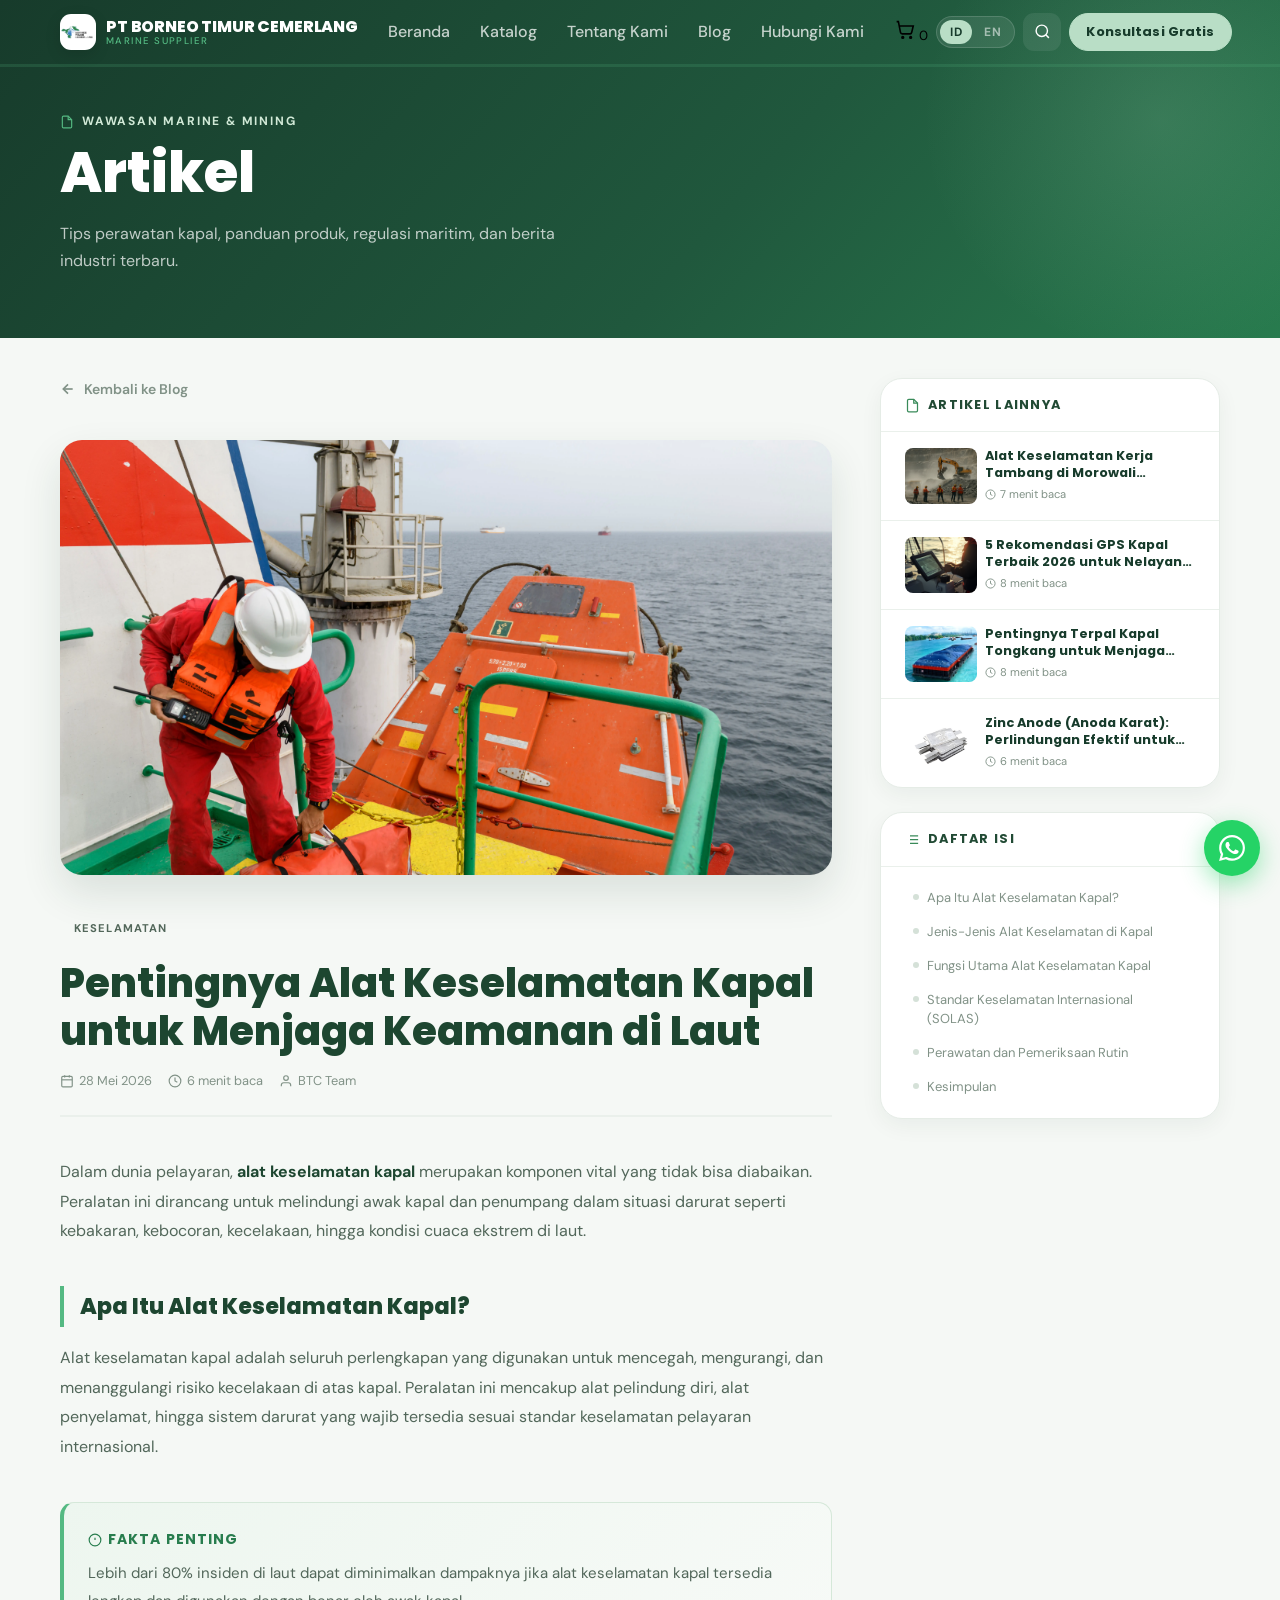
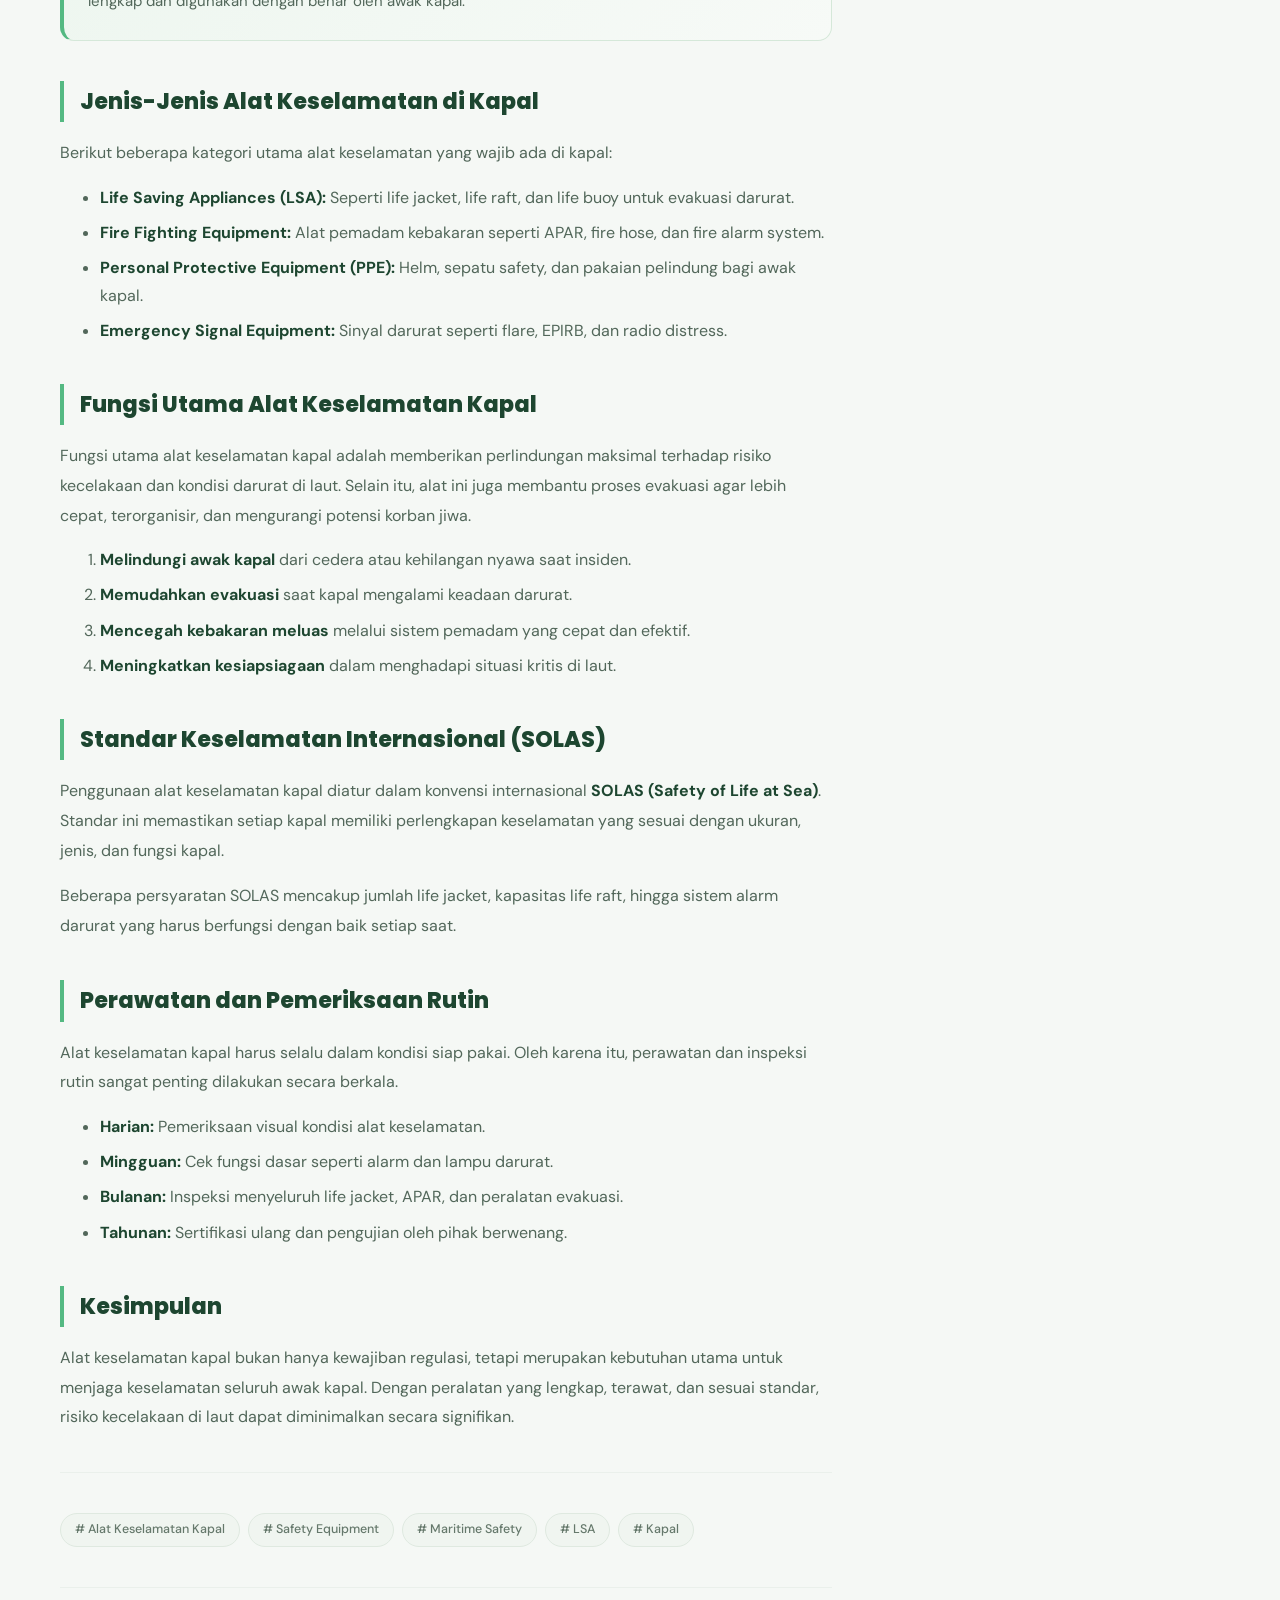
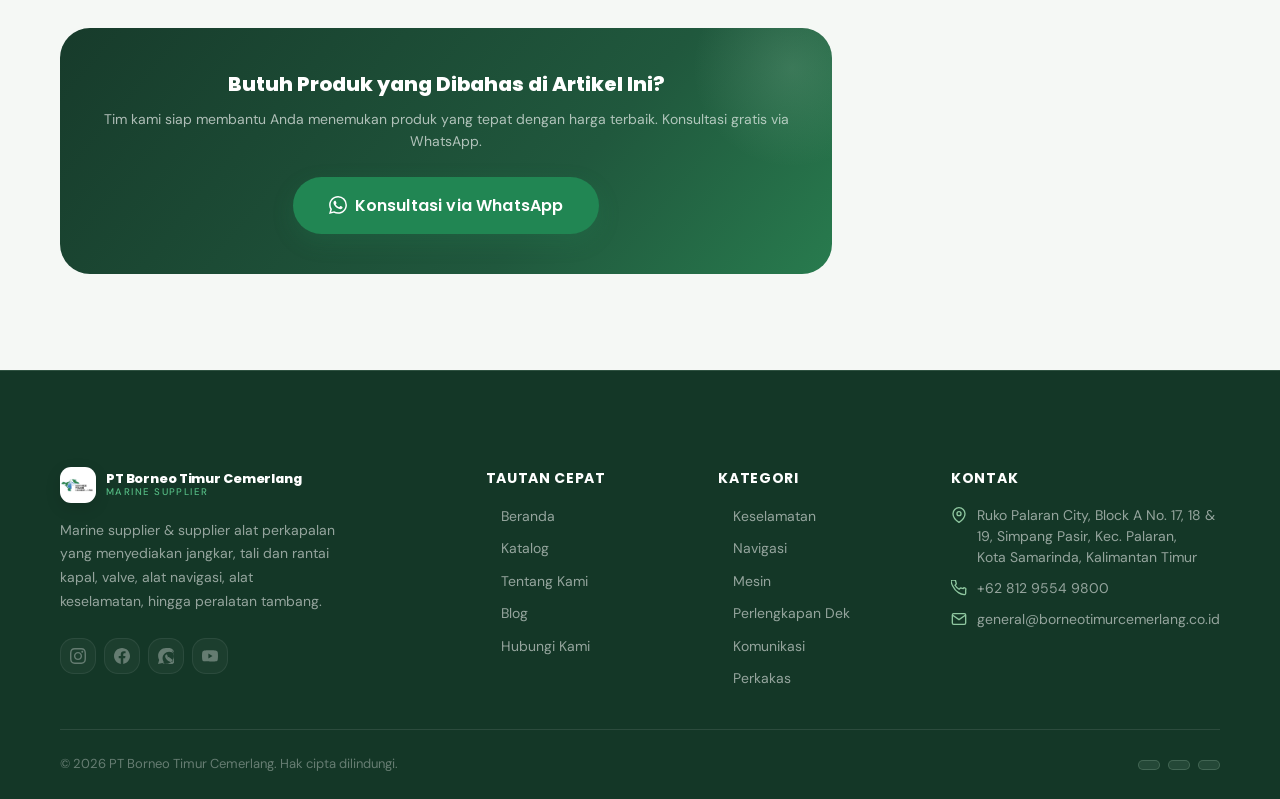
<file: articles/alat-keselamatan-kapal/article.html>
<!DOCTYPE html>
<html lang="id">
<head>
  <meta charset="UTF-8">
  <base href="../../">
  <meta name="viewport" content="width=device-width, initial-scale=1.0, viewport-fit=cover">
  <meta id="page-description" name="description" content="Baca artikel terbaru tentang keselamatan kerja, peralatan tambang, alat pelindung diri, fire safety, serta teknologi dan standar keamanan industri modern.">
  <meta name="keywords" content="artikel alat keselamatan kapal, alat keselamatan tambang morowali, gps kapal terbaik, marine supplier">
  <meta name="theme-color" content="#173B2B">
  <meta name="robots" content="index, follow">
  <title id="page-title">Artikel Keselamatan Industri dan Peralatan Tambang | PT Borneo Timur Cemerlang</title>
  <link id="page-canonical" rel="canonical" href="/articles/alat-keselamatan-kapal/article.html">

  <!-- Open Graph -->
  <meta id="og-type" property="og:type" content="article">
  <meta property="og:site_name" content="PT Borneo Timur Cemerlang">
  <meta id="og-title" property="og:title" content="Artikel Keselamatan Industri dan Peralatan Tambang | PT Borneo Timur Cemerlang">
  <meta id="og-description" property="og:description" content="Baca artikel terbaru tentang keselamatan kerja, peralatan tambang, alat pelindung diri, serta teknologi dan standar keamanan industri modern.">
  <meta id="og-url" property="og:url" content="/articles/alat-keselamatan-kapal/article.html">
  <meta id="og-image" property="og:image" content="/assets/icons/icon_btc.png">
  <meta property="og:locale" content="id_ID">

  <!-- Twitter Card -->
  <meta name="twitter:card" content="summary_large_image">
  <meta id="twitter-title" name="twitter:title" content="Artikel Keselamatan Industri dan Peralatan Tambang | PT Borneo Timur Cemerlang">
  <meta id="twitter-description" name="twitter:description" content="Baca artikel terbaru tentang keselamatan kerja, peralatan tambang, dan standar keamanan industri modern.">

  <script id="article-jsonld" type="application/ld+json">
  {
    "@context": "https://schema.org",
    "@type": "BlogPosting",
    "headline": "Artikel Keselamatan Industri dan Peralatan Tambang",
    "publisher": {
      "@type": "Organization",
      "name": "PT Borneo Timur Cemerlang",
      "logo": { "@type": "ImageObject", "url": "/assets/icons/icon_btc.png" }
    }
  }
  </script>

  <link rel="icon" type="image/png" href="assets/icons/icon_btc.png">
  <link rel="stylesheet" href="css/variables.css?v=2.0">
  <link rel="stylesheet" href="css/navbar.css?v=2.0">
  <link rel="stylesheet" href="css/components.css?v=2.0">
  <link rel="stylesheet" href="css/home.css?v=2.0">
  <link rel="stylesheet" href="css/pages.css?v=2.0">

  <style>
    /* ===== REVEAL ANIMATION ===== */
    .reveal { opacity:0; transform:translateY(22px); transition:opacity .55s var(--ease-out),transform .55s var(--ease-out); }
    .reveal.revealed { opacity:1; transform:none; }

    body { background: var(--off-white); }

    /* ===== ARTICLE LAYOUT ===== */
    .article-layout {
      display: grid;
      grid-template-columns: 1fr;
      gap: var(--sp-xl);
      align-items: start;
      padding: var(--sp-xl) 0 var(--sp-3xl);
    }
    @media (min-width: 1024px) {
      .article-layout {
        grid-template-columns: 1fr 340px;
        gap: var(--sp-2xl);
      }
    }

    /* ===== ARTICLE MAIN ===== */
    .article-main {
      min-width: 0;
    }

    .article-hero-img {
      width: 100%;
      aspect-ratio: 16/9;
      object-fit: cover;
      border-radius: var(--radius-xl);
      margin-bottom: var(--sp-xl);
      box-shadow: var(--shadow-lg);
    }

    .article-header {
      margin-bottom: var(--sp-xl);
    }

    .article-meta-top {
      display: flex;
      align-items: center;
      gap: var(--sp-sm);
      flex-wrap: wrap;
      margin-bottom: var(--sp-md);
    }

    .article-category-badge {
      display: inline-flex;
      align-items: center;
      gap: 4px;
      padding: 5px 14px;
      border-radius: var(--radius-full);
      font-size: 0.7rem;
      font-weight: 700;
      letter-spacing: 0.1em;
      text-transform: uppercase;
    }

    .article-title {
      font-family: var(--font-display);
      font-size: clamp(1.6rem, 4vw, 2.5rem);
      font-weight: 800;
      color: var(--navy);
      line-height: 1.2;
      margin-bottom: var(--sp-md);
    }

    .article-meta-row {
      display: flex;
      align-items: center;
      gap: var(--sp-md);
      flex-wrap: wrap;
      font-size: 0.8rem;
      color: var(--text-light);
      padding-bottom: var(--sp-lg);
      border-bottom: 2px solid var(--gray-100);
    }

    .article-meta-row span {
      display: flex;
      align-items: center;
      gap: 5px;
    }

    /* ===== ARTICLE BODY ===== */
    .article-body {
      font-size: 1rem;
      line-height: 1.85;
      color: var(--text-body);
    }

    .article-body h2 {
      font-family: var(--font-display);
      font-size: 1.4rem;
      font-weight: 800;
      color: var(--navy);
      margin: var(--sp-xl) 0 var(--sp-md);
      padding-left: var(--sp-md);
      border-left: 4px solid var(--aqua);
    }

    .article-body h3 {
      font-family: var(--font-display);
      font-size: 1.1rem;
      font-weight: 700;
      color: var(--navy);
      margin: var(--sp-lg) 0 var(--sp-sm);
    }

    .article-body p {
      margin-bottom: var(--sp-md);
    }

    .article-body ul, .article-body ol {
      margin: var(--sp-md) 0 var(--sp-md) var(--sp-xl);
      display: flex;
      flex-direction: column;
      gap: var(--sp-sm);
    }

    .article-body ul li { list-style: disc; }
    .article-body ol li { list-style: decimal; }

    .article-body li {
      color: var(--text-body);
      line-height: 1.7;
    }

    .article-body strong {
      color: var(--navy);
      font-weight: 700;
    }

    .article-body .callout {
      background: linear-gradient(135deg, rgba(84,185,130,0.08), rgba(84,185,130,0.04));
      border: 1px solid rgba(84,185,130,0.25);
      border-left: 4px solid var(--aqua);
      border-radius: var(--radius-md);
      padding: var(--sp-lg);
      margin: var(--sp-xl) 0;
    }

    .article-body .callout-title {
      font-family: var(--font-display);
      font-size: 0.875rem;
      font-weight: 700;
      color: var(--teal);
      text-transform: uppercase;
      letter-spacing: 0.08em;
      margin-bottom: var(--sp-sm);
      display: flex;
      align-items: center;
      gap: 6px;
    }

    .article-body .callout p {
      margin-bottom: 0;
      font-size: 0.9375rem;
      color: var(--text-body);
    }

    .article-body .info-table {
      width: 100%;
      border-collapse: collapse;
      margin: var(--sp-xl) 0;
      border-radius: var(--radius-md);
      overflow: hidden;
      box-shadow: var(--shadow-sm);
    }

    .article-body .info-table th {
      background: var(--navy);
      color: var(--white);
      font-family: var(--font-display);
      font-size: 0.8rem;
      font-weight: 700;
      padding: 12px 16px;
      text-align: left;
      letter-spacing: 0.05em;
    }

    .article-body .info-table td {
      padding: 12px 16px;
      font-size: 0.875rem;
      border-bottom: 1px solid var(--gray-100);
      background: var(--white);
    }

    .article-body .info-table tr:last-child td { border-bottom: none; }
    .article-body .info-table tr:nth-child(even) td { background: var(--off-white); }

    /* ===== ARTICLE FOOTER ===== */
    .article-tags {
      display: flex;
      flex-wrap: wrap;
      gap: var(--sp-sm);
      padding: var(--sp-xl) 0;
      border-top: 1px solid var(--gray-100);
      border-bottom: 1px solid var(--gray-100);
      margin-top: var(--sp-xl);
    }

    .article-tag {
      display: inline-flex;
      align-items: center;
      padding: 6px 14px;
      background: var(--off-white);
      border: 1.5px solid var(--gray-100);
      border-radius: var(--radius-full);
      font-size: 0.78rem;
      font-weight: 500;
      color: var(--text-light);
      transition: all var(--dur-fast);
    }

    .article-tag:hover {
      background: var(--navy);
      color: var(--aqua);
      border-color: var(--navy);
    }

    /* CTA BOX */
    .article-cta {
      margin-top: var(--sp-xl);
      background: linear-gradient(135deg, var(--navy) 0%, var(--ocean) 100%);
      border-radius: var(--radius-xl);
      padding: var(--sp-xl);
      text-align: center;
      position: relative;
      overflow: hidden;
    }

    .article-cta::before {
      content: '';
      position: absolute;
      top: -60px;
      right: -60px;
      width: 200px;
      height: 200px;
      background: radial-gradient(circle, rgba(84,185,130,0.15), transparent 70%);
      pointer-events: none;
    }

    .article-cta h4 {
      font-family: var(--font-display);
      font-size: 1.25rem;
      font-weight: 800;
      color: var(--white);
      margin-bottom: var(--sp-sm);
    }

    .article-cta p {
      font-size: 0.875rem;
      color: rgba(255,255,255,0.65);
      margin-bottom: var(--sp-lg);
      line-height: 1.6;
    }

    /* ===== SIDEBAR ===== */
    .article-sidebar {
      position: sticky;
      top: calc(var(--nav-h) + 24px);
      display: flex;
      flex-direction: column;
      gap: var(--sp-lg);
    }

    .sidebar-card {
      background: var(--white);
      border-radius: var(--radius-lg);
      border: 1px solid var(--gray-100);
      box-shadow: var(--shadow-sm);
      overflow: hidden;
    }

    .sidebar-card__header {
      padding: var(--sp-md) var(--sp-lg);
      border-bottom: 1px solid var(--gray-100);
      font-family: var(--font-display);
      font-size: 0.8rem;
      font-weight: 700;
      text-transform: uppercase;
      letter-spacing: 0.1em;
      color: var(--navy);
      display: flex;
      align-items: center;
      gap: 8px;
    }

    .sidebar-card__header svg {
      color: var(--teal);
    }

    /* ARTICLE LIST IN SIDEBAR */
    .sidebar-articles-scroll {
      max-height: 420px;
      overflow-y: auto;
      scrollbar-width: thin;
      scrollbar-color: var(--gray-100) transparent;
    }

    .sidebar-articles-scroll::-webkit-scrollbar {
      width: 4px;
    }

    .sidebar-articles-scroll::-webkit-scrollbar-track {
      background: transparent;
    }

    .sidebar-articles-scroll::-webkit-scrollbar-thumb {
      background: var(--gray-100);
      border-radius: 4px;
    }

    .sidebar-articles-scroll::-webkit-scrollbar-thumb:hover {
      background: var(--gray-300);
    }

    .sidebar-article {
      display: flex;
      gap: var(--sp-sm);
      padding: var(--sp-md) var(--sp-lg);
      border-bottom: 1px solid var(--gray-100);
      cursor: pointer;
      transition: all var(--dur-fast);
      text-decoration: none;
    }

    .sidebar-article:last-child { border-bottom: none; }

    .sidebar-article:hover {
      background: var(--off-white);
    }

    .sidebar-article.active {
      background: rgba(84,185,130,0.06);
      border-left: 3px solid var(--aqua);
    }

    .sidebar-article__img {
      width: 72px;
      height: 56px;
      border-radius: var(--radius-sm);
      object-fit: cover;
      flex-shrink: 0;
      background: var(--gray-100);
    }

    .sidebar-article__info {
      flex: 1;
      min-width: 0;
    }

    .sidebar-article__title {
      font-family: var(--font-display);
      font-size: 0.8rem;
      font-weight: 700;
      color: var(--navy);
      line-height: 1.3;
      display: -webkit-box;
      -webkit-line-clamp: 2;
      -webkit-box-orient: vertical;
      overflow: hidden;
      margin-bottom: 4px;
    }

    .sidebar-article.active .sidebar-article__title { color: var(--teal); }

    .sidebar-article__meta {
      font-size: 0.7rem;
      color: var(--text-light);
      display: flex;
      align-items: center;
      gap: 4px;
    }

    /* TOC */
    .toc-list {
      padding: var(--sp-md) var(--sp-lg);
      display: flex;
      flex-direction: column;
      gap: 4px;
    }

    .toc-item {
      display: flex;
      align-items: flex-start;
      gap: 8px;
      padding: 6px 8px;
      border-radius: var(--radius-sm);
      font-size: 0.8125rem;
      color: var(--text-light);
      cursor: pointer;
      transition: all var(--dur-fast);
      line-height: 1.4;
      text-decoration: none;
    }

    .toc-item:hover { background: var(--off-white); color: var(--navy); }
    .toc-item.active { color: var(--teal); font-weight: 600; }

    .toc-item::before {
      content: '';
      display: block;
      width: 6px;
      height: 6px;
      border-radius: 50%;
      background: var(--gray-300);
      margin-top: 5px;
      flex-shrink: 0;
      transition: background var(--dur-fast);
    }

    .toc-item.active::before, .toc-item:hover::before { background: var(--teal); }

    /* BACK BUTTON */
    .back-btn {
      display: inline-flex;
      align-items: center;
      gap: 8px;
      font-size: 0.875rem;
      font-weight: 600;
      color: var(--text-light);
      margin-bottom: var(--sp-xl);
      transition: color var(--dur-fast);
      cursor: pointer;
    }

    .back-btn:hover { color: var(--teal); }

    /* PROGRESS BAR */
    .reading-progress {
      position: fixed;
      top: var(--nav-h);
      left: 0;
      right: 0;
      height: 3px;
      background: rgba(84,185,130,0.15);
      z-index: 500;  /* below navbar(1000), wa-float(999), mobile-menu(999) */
    }

    .reading-progress__bar {
      height: 100%;
      background: linear-gradient(90deg, var(--teal), var(--aqua));
      width: 0%;
      transition: width 0.1s ease;
    }
  </style>
  <link rel="stylesheet" href="css/btc-refresh.css?v=1.0.0">
</head>
<body data-page="article">

    <div id="nav-slot"></div>

    <!-- PAGE HERO -->
  <section style="background:linear-gradient(150deg,var(--navy) 0%,var(--navy-mid) 60%,var(--ocean) 100%);padding:calc(var(--nav-h) + 48px) 0 64px;position:relative;overflow:hidden;">
    <div style="position:absolute;top:-120px;right:-120px;width:480px;height:480px;background:radial-gradient(circle,rgba(84,185,130,.09) 0%,transparent 70%);pointer-events:none;"></div>
    <div class="container">
      <p style="font-size:.75rem;font-weight:700;letter-spacing:.15em;text-transform:uppercase;color:var(--aqua);margin-bottom:10px;display:flex;align-items:center;gap:8px;">
        <svg width="14" height="14" fill="none" stroke="currentColor" stroke-width="2" viewBox="0 0 24 24"><path d="M14 2H6a2 2 0 00-2 2v16a2 2 0 002 2h12a2 2 0 002-2V8z"/><polyline points="14,2 14,8 20,8"/></svg>
        <span data-i18n="article_hero_eyebrow"></span>
      </p>
      <p style="font-family:var(--font-display);font-size:clamp(2rem,5vw,3.5rem);font-weight:800;color:var(--white);line-height:1.15;margin-bottom:14px;" data-i18n="article_hero_title"></p>
      <p style="font-size:1rem;color:rgba(255,255,255,.65);max-width:520px;line-height:1.7;" data-i18n="article_hero_sub"></p>
    </div>
  </section>
  
  <!-- READING PROGRESS -->
  <div class="reading-progress" aria-hidden="true">
    <div class="reading-progress__bar" id="reading-bar"></div>
  </div>

  <!-- ARTICLE CONTENT -->
  <section>
    <div class="container">
      <div class="article-layout">

        <!-- ===== MAIN ARTICLE ===== -->
        <main class="article-main reveal" id="article-main">

          <!-- BACK BUTTON -->
          <a href="blog.html" class="back-btn">
            <svg width="16" height="16" fill="none" stroke="currentColor" stroke-width="2.5" viewBox="0 0 24 24">
              <line x1="19" y1="12" x2="5" y2="12"/><polyline points="12 19 5 12 12 5"/>
            </svg>
            Kembali ke Blog
          </a>

          <!-- HERO IMAGE -->
          <img id="article-hero-img" src="" alt="" class="article-hero-img" loading="lazy">

          <!-- ARTICLE HEADER -->
          <div class="article-header">
            <div class="article-meta-top">
              <span id="article-badge" class="article-category-badge badge badge-teal"></span>
            </div>
            <h1 class="article-title" id="article-title"></h1>
            <div class="article-meta-row">
              <span>
                <svg width="14" height="14" fill="none" stroke="currentColor" stroke-width="2" viewBox="0 0 24 24"><rect x="3" y="4" width="18" height="18" rx="2"/><line x1="16" y1="2" x2="16" y2="6"/><line x1="8" y1="2" x2="8" y2="6"/><line x1="3" y1="10" x2="21" y2="10"/></svg>
                <span id="article-date"></span>
              </span>
              <span>
                <svg width="14" height="14" fill="none" stroke="currentColor" stroke-width="2" viewBox="0 0 24 24"><circle cx="12" cy="12" r="10"/><polyline points="12,6 12,12 16,14"/></svg>
                <span id="article-read-time"></span>
              </span>
              <span>
                <svg width="14" height="14" fill="none" stroke="currentColor" stroke-width="2" viewBox="0 0 24 24"><path d="M20 21v-2a4 4 0 00-4-4H8a4 4 0 00-4 4v2"/><circle cx="12" cy="7" r="4"/></svg>
                BTC Team
              </span>
            </div>
          </div>

          <!-- ARTICLE BODY -->
          <div class="article-body" id="article-body">
            <!-- Injected by JS -->
          </div>

          <!-- TAGS -->
          <div class="article-tags" id="article-tags">
            <!-- Injected by JS -->
          </div>

          <!-- CTA -->
          <div class="article-cta">
            <h4>Butuh Produk yang Dibahas di Artikel Ini?</h4>
            <p>Tim kami siap membantu Anda menemukan produk yang tepat dengan harga terbaik. Konsultasi gratis via WhatsApp.</p>
            <button class="btn btn-wa btn-lg wa-modal-trigger" style="position:relative;z-index:1;">
              <svg width="18" height="18" fill="currentColor" viewBox="0 0 24 24"><path d="M17.472 14.382c-.297-.149-1.758-.867-2.03-.967-.273-.099-.471-.148-.67.15-.197.297-.767.966-.94 1.164-.173.199-.347.223-.644.075-.297-.15-1.255-.463-2.39-1.475-.883-.788-1.48-1.761-1.653-2.059-.173-.297-.018-.458.13-.606.134-.133.298-.347.446-.52.149-.174.198-.298.298-.497.099-.198.05-.371-.025-.52-.075-.149-.669-1.612-.916-2.207-.242-.579-.487-.5-.669-.51-.173-.008-.371-.01-.57-.01-.198 0-.52.074-.792.372-.272.297-1.04 1.016-1.04 2.479 0 1.462 1.065 2.875 1.213 3.074.149.198 2.096 3.2 5.077 4.487.709.306 1.262.489 1.694.625.712.227 1.36.195 1.871.118.571-.085 1.758-.719 2.006-1.413.248-.694.248-1.289.173-1.413-.074-.124-.272-.198-.57-.347m-5.421 7.403h-.004a9.87 9.87 0 01-5.031-1.378l-.361-.214-3.741.982.998-3.648-.235-.374a9.86 9.86 0 01-1.51-5.26c.001-5.45 4.436-9.884 9.888-9.884 2.64 0 5.122 1.03 6.988 2.898a9.825 9.825 0 012.893 6.994c-.003 5.45-4.437 9.884-9.885 9.884m8.413-18.297A11.815 11.815 0 0012.05 0C5.495 0 .16 5.335.157 11.892c0 2.096.547 4.142 1.588 5.945L.057 24l6.305-1.654a11.882 11.882 0 005.683 1.448h.005c6.554 0 11.89-5.335 11.893-11.893a11.821 11.821 0 00-3.48-8.413z"/></svg>
              Konsultasi via WhatsApp
            </button>
          </div>

        </main>

        <!-- ===== SIDEBAR ===== -->
        <aside class="article-sidebar reveal">

          <!-- ARTIKEL LAINNYA -->
          <div class="sidebar-card">
            <div class="sidebar-card__header">
              <svg width="15" height="15" fill="none" stroke="currentColor" stroke-width="2" viewBox="0 0 24 24"><path d="M14 2H6a2 2 0 00-2 2v16a2 2 0 002 2h12a2 2 0 002-2V8z"/><polyline points="14,2 14,8 20,8"/></svg>
              Artikel Lainnya
            </div>
            <div id="sidebar-articles" class="sidebar-articles-scroll">
              <!-- Injected by JS -->
            </div>
          </div>

          <!-- TABLE OF CONTENTS -->
          <div class="sidebar-card">
            <div class="sidebar-card__header">
              <svg width="15" height="15" fill="none" stroke="currentColor" stroke-width="2" viewBox="0 0 24 24"><line x1="8" y1="6" x2="21" y2="6"/><line x1="8" y1="12" x2="21" y2="12"/><line x1="8" y1="18" x2="21" y2="18"/><line x1="3" y1="6" x2="3.01" y2="6"/><line x1="3" y1="12" x2="3.01" y2="12"/><line x1="3" y1="18" x2="3.01" y2="18"/></svg>
              Daftar Isi
            </div>
            <nav class="toc-list" id="toc-list" aria-label="Table of contents">
              <!-- Injected by JS -->
            </nav>
          </div>

        </aside>
      </div>
    </div>
  </section>

  <div id="footer-slot"></div>
  <div id="float-slot"></div>

<!-- WA ADMIN MODAL -->
  <div id="wa-admin-modal" style="position:fixed;inset:0;z-index:99999;display:none;align-items:center;justify-content:center;padding:16px;">
    <div id="wa-modal-backdrop" style="position:absolute;inset:0;background:rgba(10,22,40,0.75);backdrop-filter:blur(4px);-webkit-backdrop-filter:blur(4px);"></div>
    <div style="position:relative;background:#fff;border-radius:20px;padding:28px 24px 24px;width:100%;max-width:360px;box-shadow:0 32px 80px rgba(10,22,40,0.35);z-index:1;">
      <!-- Close -->
      <button id="wa-modal-close" style="position:absolute;top:14px;right:14px;width:30px;height:30px;border-radius:50%;background:#f0f4f8;border:none;cursor:pointer;display:flex;align-items:center;justify-content:center;font-size:16px;color:#6B8AA8;">✕</button>
      <!-- Header -->
      <div style="text-align:center;margin-bottom:20px;">
        <div style="width:50px;height:50px;background:#25D366;border-radius:50%;display:flex;align-items:center;justify-content:center;margin:0 auto 12px;">
          <svg width="26" height="26" fill="white" viewBox="0 0 24 24"><path d="M17.472 14.382c-.297-.149-1.758-.867-2.03-.967-.273-.099-.471-.148-.67.15-.197.297-.767.966-.94 1.164-.173.199-.347.223-.644.075-.297-.15-1.255-.463-2.39-1.475-.883-.788-1.48-1.761-1.653-2.059-.173-.297-.018-.458.13-.606.134-.133.298-.347.446-.52.149-.174.198-.298.298-.497.099-.198.05-.371-.025-.52-.075-.149-.669-1.612-.916-2.207-.242-.579-.487-.5-.669-.51-.173-.008-.371-.01-.57-.01-.198 0-.52.074-.792.372-.272.297-1.04 1.016-1.04 2.479 0 1.462 1.065 2.875 1.213 3.074.149.198 2.096 3.2 5.077 4.487.709.306 1.262.489 1.694.625.712.227 1.36.195 1.871.118.571-.085 1.758-.719 2.006-1.413.248-.694.248-1.289.173-1.413-.074-.124-.272-.198-.57-.347m-5.421 7.403h-.004a9.87 9.87 0 01-5.031-1.378l-.361-.214-3.741.982.998-3.648-.235-.374a9.86 9.86 0 01-1.51-5.26c.001-5.45 4.436-9.884 9.888-9.884 2.64 0 5.122 1.03 6.988 2.898a9.825 9.825 0 012.893 6.994c-.003 5.45-4.437 9.884-9.885 9.884m8.413-18.297A11.815 11.815 0 0012.05 0C5.495 0 .16 5.335.157 11.892c0 2.096.547 4.142 1.588 5.945L.057 24l6.305-1.654a11.882 11.882 0 005.683 1.448h.005c6.554 0 11.89-5.335 11.893-11.893a11.821 11.821 0 00-3.48-8.413z"/></svg>
        </div>
        <p style="font-family:'Poppins',sans-serif;font-size:1.1rem;font-weight:800;color:#173B2B;margin:0 0 4px;">Hubungi via WhatsApp</p>
        <p style="font-size:0.82rem;color:#6B8AA8;margin:0;">Pilih admin yang ingin Anda hubungi</p>
      </div>
      <!-- Admin list -->
      <div style="display:flex;flex-direction:column;gap:10px;">
        <a href="https://wa.me/6281268577849?text=Halo+PT+Borneo+Timur+Cemerlang%2C+saya+butuh+konsultasi+peralatan+kapal." target="_blank" rel="noopener"
           style="display:flex;align-items:center;gap:12px;padding:14px 16px;border:2px solid #e4f5e9;border-radius:14px;background:#f7fffe;text-decoration:none;transition:border-color .2s,background .2s;"
           onmouseover="this.style.borderColor='#25D366';this.style.background='#edfff4'" onmouseout="this.style.borderColor='#e4f5e9';this.style.background='#f7fffe'">
          <div style="width:40px;height:40px;background:#25D366;border-radius:50%;display:flex;align-items:center;justify-content:center;flex-shrink:0;">
            <svg width="20" height="20" fill="white" viewBox="0 0 24 24"><path d="M17.472 14.382c-.297-.149-1.758-.867-2.03-.967-.273-.099-.471-.148-.67.15-.197.297-.767.966-.94 1.164-.173.199-.347.223-.644.075-.297-.15-1.255-.463-2.39-1.475-.883-.788-1.48-1.761-1.653-2.059-.173-.297-.018-.458.13-.606.134-.133.298-.347.446-.52.149-.174.198-.298.298-.497.099-.198.05-.371-.025-.52-.075-.149-.669-1.612-.916-2.207-.242-.579-.487-.5-.669-.51-.173-.008-.371-.01-.57-.01-.198 0-.52.074-.792.372-.272.297-1.04 1.016-1.04 2.479 0 1.462 1.065 2.875 1.213 3.074.149.198 2.096 3.2 5.077 4.487.709.306 1.262.489 1.694.625.712.227 1.36.195 1.871.118.571-.085 1.758-.719 2.006-1.413.248-.694.248-1.289.173-1.413-.074-.124-.272-.198-.57-.347m-5.421 7.403h-.004a9.87 9.87 0 01-5.031-1.378l-.361-.214-3.741.982.998-3.648-.235-.374a9.86 9.86 0 01-1.51-5.26c.001-5.45 4.436-9.884 9.888-9.884 2.64 0 5.122 1.03 6.988 2.898a9.825 9.825 0 012.893 6.994c-.003 5.45-4.437 9.884-9.885 9.884m8.413-18.297A11.815 11.815 0 0012.05 0C5.495 0 .16 5.335.157 11.892c0 2.096.547 4.142 1.588 5.945L.057 24l6.305-1.654a11.882 11.882 0 005.683 1.448h.005c6.554 0 11.89-5.335 11.893-11.893a11.821 11.821 0 00-3.48-8.413z"/></svg>
          </div>
          <div style="flex:1;">
            <div style="font-family:'Poppins',sans-serif;font-size:0.88rem;font-weight:700;color:#173B2B;">Jhony Chua</div>
            <div style="font-size:0.78rem;color:#6B8AA8;margin-top:1px;">+62 812-6857-7849</div>
          </div>
          <svg width="16" height="16" fill="none" stroke="#25D366" stroke-width="2.5" viewBox="0 0 24 24"><polyline points="9 18 15 12 9 6"/></svg>
        </a>
        <a href="https://wa.me/628117753350?text=Halo+PT+Borneo+Timur+Cemerlang%2C+saya+butuh+konsultasi+peralatan+kapal." target="_blank" rel="noopener"
           style="display:flex;align-items:center;gap:12px;padding:14px 16px;border:2px solid #e4f5e9;border-radius:14px;background:#f7fffe;text-decoration:none;transition:border-color .2s,background .2s;"
           onmouseover="this.style.borderColor='#25D366';this.style.background='#edfff4'" onmouseout="this.style.borderColor='#e4f5e9';this.style.background='#f7fffe'">
          <div style="width:40px;height:40px;background:#25D366;border-radius:50%;display:flex;align-items:center;justify-content:center;flex-shrink:0;">
            <svg width="20" height="20" fill="white" viewBox="0 0 24 24"><path d="M17.472 14.382c-.297-.149-1.758-.867-2.03-.967-.273-.099-.471-.148-.67.15-.197.297-.767.966-.94 1.164-.173.199-.347.223-.644.075-.297-.15-1.255-.463-2.39-1.475-.883-.788-1.48-1.761-1.653-2.059-.173-.297-.018-.458.13-.606.134-.133.298-.347.446-.52.149-.174.198-.298.298-.497.099-.198.05-.371-.025-.52-.075-.149-.669-1.612-.916-2.207-.242-.579-.487-.5-.669-.51-.173-.008-.371-.01-.57-.01-.198 0-.52.074-.792.372-.272.297-1.04 1.016-1.04 2.479 0 1.462 1.065 2.875 1.213 3.074.149.198 2.096 3.2 5.077 4.487.709.306 1.262.489 1.694.625.712.227 1.36.195 1.871.118.571-.085 1.758-.719 2.006-1.413.248-.694.248-1.289.173-1.413-.074-.124-.272-.198-.57-.347m-5.421 7.403h-.004a9.87 9.87 0 01-5.031-1.378l-.361-.214-3.741.982.998-3.648-.235-.374a9.86 9.86 0 01-1.51-5.26c.001-5.45 4.436-9.884 9.888-9.884 2.64 0 5.122 1.03 6.988 2.898a9.825 9.825 0 012.893 6.994c-.003 5.45-4.437 9.884-9.885 9.884m8.413-18.297A11.815 11.815 0 0012.05 0C5.495 0 .16 5.335.157 11.892c0 2.096.547 4.142 1.588 5.945L.057 24l6.305-1.654a11.882 11.882 0 005.683 1.448h.005c6.554 0 11.89-5.335 11.893-11.893a11.821 11.821 0 00-3.48-8.413z"/></svg>
          </div>
          <div style="flex:1;">
            <div style="font-family:'Poppins',sans-serif;font-size:0.88rem;font-weight:700;color:#173B2B;">John</div>
            <div style="font-size:0.78rem;color:#6B8AA8;margin-top:1px;">+62 811 7753 350</div>
          </div>
          <svg width="16" height="16" fill="none" stroke="#25D366" stroke-width="2.5" viewBox="0 0 24 24"><polyline points="9 18 15 12 9 6"/></svg>
        </a>
      </div>
    </div>
  </div>
  <script>
    (function(){
      var modal    = document.getElementById('wa-admin-modal');
      var backdrop = document.getElementById('wa-modal-backdrop');
      var close    = document.getElementById('wa-modal-close');
      function closeModal(){ modal.style.display='none'; document.body.style.overflow=''; }
      if(close)    close.addEventListener('click', closeModal);
      if(backdrop) backdrop.addEventListener('click', closeModal);
      document.addEventListener('keydown', function(e){ if(e.key==='Escape') closeModal(); });
    })();
  </script>

  <script src="js/translations.js?v=2.0" defer></script>  
  <script src="js/data.js?v=2.0" defer></script>
  <script src="js/partials.js?v=2.0" defer></script>
  <script src="js/catalog.js?v=2.0" defer></script>
  <script src="js/main.js?v=2.0" defer></script>
  <script>
  const ARTICLE = {
      id: 'alat-keselamatan-kapal',
      title: 'Pentingnya Alat Keselamatan Kapal untuk Menjaga Keamanan di Laut',
      excerpt: 'Panduan lengkap alat keselamatan kapal: jenis, fungsi, dan standar SOLAS. Informasi dari PT Borneo Timur Cemerlang, supplier alat keselamatan kapal terpercaya.',
      category: 'Keselamatan',
      categoryClass: 'badge-red',
      date: '28 Mei 2026',
      readTime: '6 menit baca',
      image: './assets/images/articles/alat-keselamatan-kapal.webp',
      tags: ['Alat Keselamatan Kapal', 'Safety Equipment', 'Maritime Safety', 'LSA', 'Kapal'],
      toc: [
        { id: 'pengertian', text: 'Apa Itu Alat Keselamatan Kapal?' },
        { id: 'jenis', text: 'Jenis-Jenis Alat Keselamatan di Kapal' },
        { id: 'fungsi', text: 'Fungsi Utama Alat Keselamatan Kapal' },
        { id: 'standar', text: 'Standar Keselamatan Internasional (SOLAS)' },
        { id: 'perawatan', text: 'Perawatan dan Pemeriksaan Rutin' },
        { id: 'kesimpulan', text: 'Kesimpulan' },
      ],
      body: `
        <p>Dalam dunia pelayaran, <strong>alat keselamatan kapal</strong> merupakan komponen vital yang tidak bisa diabaikan. Peralatan ini dirancang untuk melindungi awak kapal dan penumpang dalam situasi darurat seperti kebakaran, kebocoran, kecelakaan, hingga kondisi cuaca ekstrem di laut.</p>

        <h2 id="pengertian">Apa Itu Alat Keselamatan Kapal?</h2>
        <p>Alat keselamatan kapal adalah seluruh perlengkapan yang digunakan untuk mencegah, mengurangi, dan menanggulangi risiko kecelakaan di atas kapal. Peralatan ini mencakup alat pelindung diri, alat penyelamat, hingga sistem darurat yang wajib tersedia sesuai standar keselamatan pelayaran internasional.</p>

        <div class="callout">
          <div class="callout-title">
            <svg width="14" height="14" fill="none" stroke="currentColor" stroke-width="2" viewBox="0 0 24 24">
              <circle cx="12" cy="12" r="10"/>
              <line x1="12" y1="8" x2="12" y2="12"/>
              <line x1="12" y1="16" x2="12.01" y2="16"/>
            </svg>
            Fakta Penting
          </div>
          <p>Lebih dari 80% insiden di laut dapat diminimalkan dampaknya jika alat keselamatan kapal tersedia lengkap dan digunakan dengan benar oleh awak kapal.</p>
        </div>

        <h2 id="jenis">Jenis-Jenis Alat Keselamatan di Kapal</h2>
        <p>Berikut beberapa kategori utama alat keselamatan yang wajib ada di kapal:</p>

        <ul>
          <li><strong>Life Saving Appliances (LSA):</strong> Seperti life jacket, life raft, dan life buoy untuk evakuasi darurat.</li>
          <li><strong>Fire Fighting Equipment:</strong> Alat pemadam kebakaran seperti APAR, fire hose, dan fire alarm system.</li>
          <li><strong>Personal Protective Equipment (PPE):</strong> Helm, sepatu safety, dan pakaian pelindung bagi awak kapal.</li>
          <li><strong>Emergency Signal Equipment:</strong> Sinyal darurat seperti flare, EPIRB, dan radio distress.</li>
        </ul>

        <h2 id="fungsi">Fungsi Utama Alat Keselamatan Kapal</h2>
        <p>Fungsi utama alat keselamatan kapal adalah memberikan perlindungan maksimal terhadap risiko kecelakaan dan kondisi darurat di laut. Selain itu, alat ini juga membantu proses evakuasi agar lebih cepat, terorganisir, dan mengurangi potensi korban jiwa.</p>

        <ol>
          <li><strong>Melindungi awak kapal</strong> dari cedera atau kehilangan nyawa saat insiden.</li>
          <li><strong>Memudahkan evakuasi</strong> saat kapal mengalami keadaan darurat.</li>
          <li><strong>Mencegah kebakaran meluas</strong> melalui sistem pemadam yang cepat dan efektif.</li>
          <li><strong>Meningkatkan kesiapsiagaan</strong> dalam menghadapi situasi kritis di laut.</li>
        </ol>

        <h2 id="standar">Standar Keselamatan Internasional (SOLAS)</h2>
        <p>Penggunaan alat keselamatan kapal diatur dalam konvensi internasional <strong>SOLAS (Safety of Life at Sea)</strong>. Standar ini memastikan setiap kapal memiliki perlengkapan keselamatan yang sesuai dengan ukuran, jenis, dan fungsi kapal.</p>

        <p>Beberapa persyaratan SOLAS mencakup jumlah life jacket, kapasitas life raft, hingga sistem alarm darurat yang harus berfungsi dengan baik setiap saat.</p>

        <h2 id="perawatan">Perawatan dan Pemeriksaan Rutin</h2>
        <p>Alat keselamatan kapal harus selalu dalam kondisi siap pakai. Oleh karena itu, perawatan dan inspeksi rutin sangat penting dilakukan secara berkala.</p>

        <ul>
          <li><strong>Harian:</strong> Pemeriksaan visual kondisi alat keselamatan.</li>
          <li><strong>Mingguan:</strong> Cek fungsi dasar seperti alarm dan lampu darurat.</li>
          <li><strong>Bulanan:</strong> Inspeksi menyeluruh life jacket, APAR, dan peralatan evakuasi.</li>
          <li><strong>Tahunan:</strong> Sertifikasi ulang dan pengujian oleh pihak berwenang.</li>
        </ul>

        <h2 id="kesimpulan">Kesimpulan</h2>
        <p>Alat keselamatan kapal bukan hanya kewajiban regulasi, tetapi merupakan kebutuhan utama untuk menjaga keselamatan seluruh awak kapal. Dengan peralatan yang lengkap, terawat, dan sesuai standar, risiko kecelakaan di laut dapat diminimalkan secara signifikan.</p>
      `
    };
  </script>
  <script src="js/article-index.js"></script>
  <script src="js/article-page.js"></script>
</body>
</html>
</file>
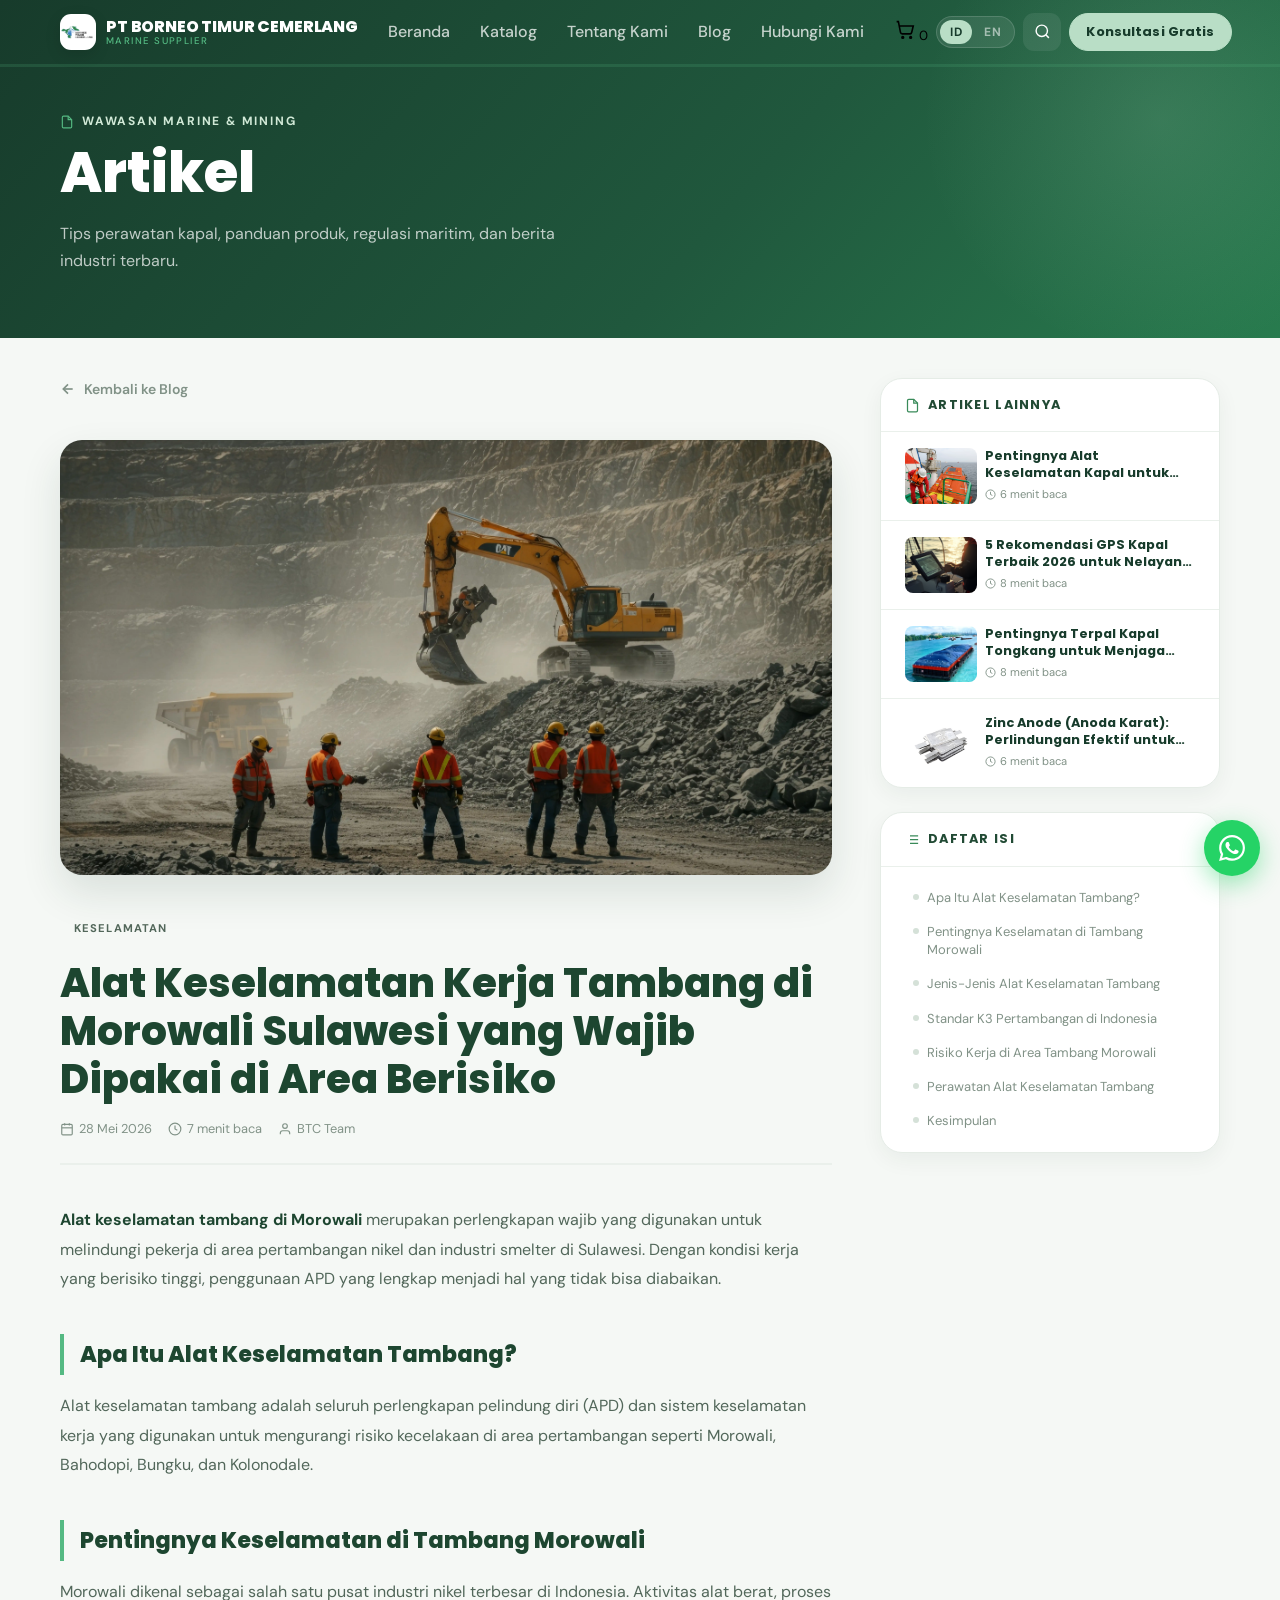
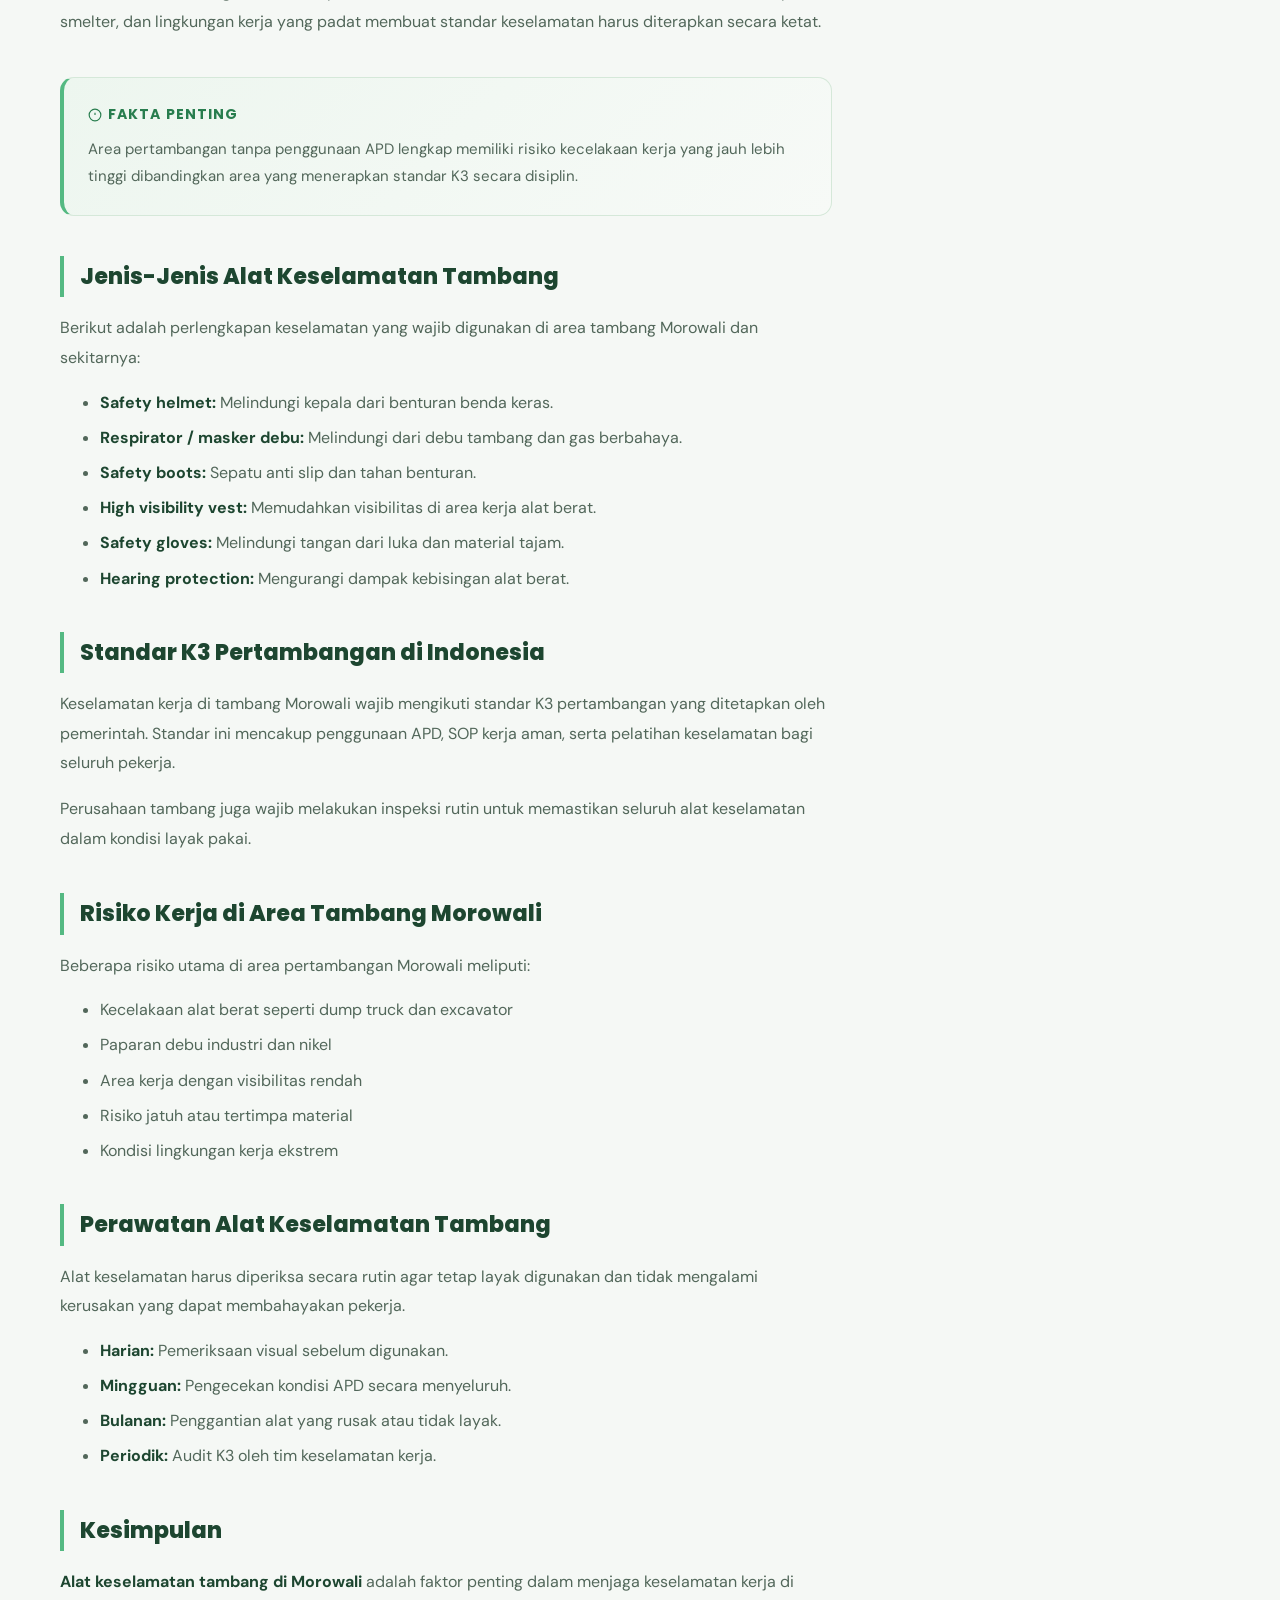
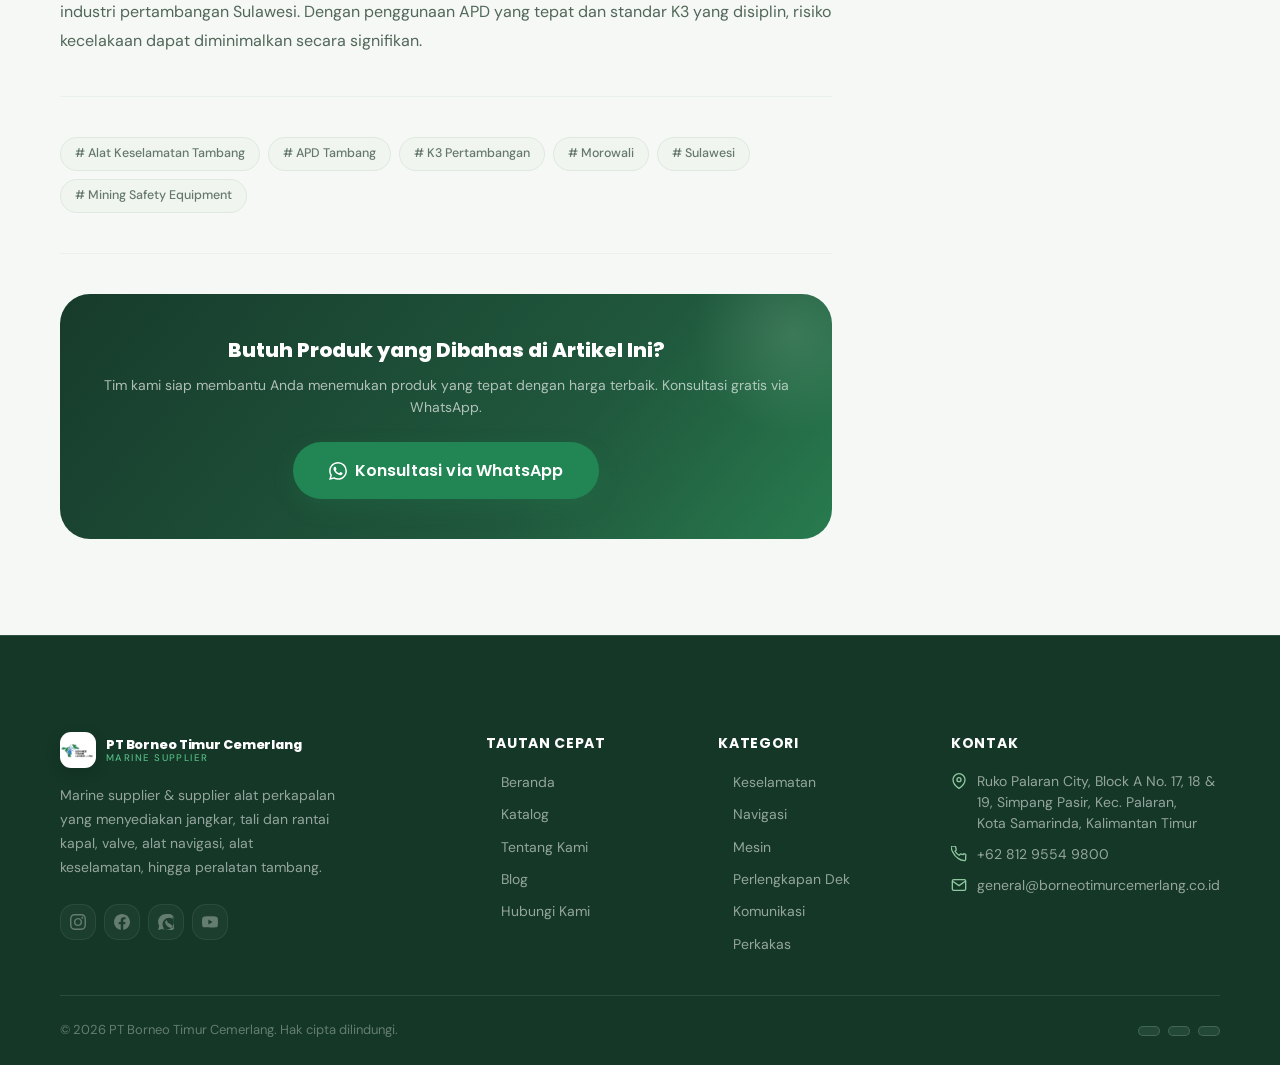
<file: articles/alat-keselamatan-tambang-morowali/article.html>
<!DOCTYPE html>
<html lang="id">
<head>
  <meta charset="UTF-8">
  <base href="../../">
  <meta name="viewport" content="width=device-width, initial-scale=1.0, viewport-fit=cover">
  <meta id="page-description" name="description" content="Baca artikel terbaru tentang keselamatan kerja, peralatan tambang, alat pelindung diri, fire safety, serta teknologi dan standar keamanan industri modern.">
  <meta name="keywords" content="artikel alat keselamatan kapal, alat keselamatan tambang morowali, gps kapal terbaik, marine supplier">
  <meta name="theme-color" content="#173B2B">
  <meta name="robots" content="index, follow">
  <title id="page-title">Artikel Keselamatan Industri dan Peralatan Tambang | PT Borneo Timur Cemerlang</title>
  <link id="page-canonical" rel="canonical" href="/articles/alat-keselamatan-tambang-morowali/article.html">

  <!-- Open Graph -->
  <meta id="og-type" property="og:type" content="article">
  <meta property="og:site_name" content="PT Borneo Timur Cemerlang">
  <meta id="og-title" property="og:title" content="Artikel Keselamatan Industri dan Peralatan Tambang | PT Borneo Timur Cemerlang">
  <meta id="og-description" property="og:description" content="Baca artikel terbaru tentang keselamatan kerja, peralatan tambang, alat pelindung diri, serta teknologi dan standar keamanan industri modern.">
  <meta id="og-url" property="og:url" content="/articles/alat-keselamatan-tambang-morowali/article.html">
  <meta id="og-image" property="og:image" content="/assets/icons/icon_btc.png">
  <meta property="og:locale" content="id_ID">

  <!-- Twitter Card -->
  <meta name="twitter:card" content="summary_large_image">
  <meta id="twitter-title" name="twitter:title" content="Artikel Keselamatan Industri dan Peralatan Tambang | PT Borneo Timur Cemerlang">
  <meta id="twitter-description" name="twitter:description" content="Baca artikel terbaru tentang keselamatan kerja, peralatan tambang, dan standar keamanan industri modern.">

  <script id="article-jsonld" type="application/ld+json">
  {
    "@context": "https://schema.org",
    "@type": "BlogPosting",
    "headline": "Artikel Keselamatan Industri dan Peralatan Tambang",
    "publisher": {
      "@type": "Organization",
      "name": "PT Borneo Timur Cemerlang",
      "logo": { "@type": "ImageObject", "url": "/assets/icons/icon_btc.png" }
    }
  }
  </script>

  <link rel="icon" type="image/png" href="assets/icons/icon_btc.png">
  <link rel="stylesheet" href="css/variables.css?v=2.0">
  <link rel="stylesheet" href="css/navbar.css?v=2.0">
  <link rel="stylesheet" href="css/components.css?v=2.0">
  <link rel="stylesheet" href="css/home.css?v=2.0">
  <link rel="stylesheet" href="css/pages.css?v=2.0">

  <style>
    /* ===== REVEAL ANIMATION ===== */
    .reveal { opacity:0; transform:translateY(22px); transition:opacity .55s var(--ease-out),transform .55s var(--ease-out); }
    .reveal.revealed { opacity:1; transform:none; }

    body { background: var(--off-white); }

    /* ===== ARTICLE LAYOUT ===== */
    .article-layout {
      display: grid;
      grid-template-columns: 1fr;
      gap: var(--sp-xl);
      align-items: start;
      padding: var(--sp-xl) 0 var(--sp-3xl);
    }
    @media (min-width: 1024px) {
      .article-layout {
        grid-template-columns: 1fr 340px;
        gap: var(--sp-2xl);
      }
    }

    /* ===== ARTICLE MAIN ===== */
    .article-main {
      min-width: 0;
    }

    .article-hero-img {
      width: 100%;
      aspect-ratio: 16/9;
      object-fit: cover;
      border-radius: var(--radius-xl);
      margin-bottom: var(--sp-xl);
      box-shadow: var(--shadow-lg);
    }

    .article-header {
      margin-bottom: var(--sp-xl);
    }

    .article-meta-top {
      display: flex;
      align-items: center;
      gap: var(--sp-sm);
      flex-wrap: wrap;
      margin-bottom: var(--sp-md);
    }

    .article-category-badge {
      display: inline-flex;
      align-items: center;
      gap: 4px;
      padding: 5px 14px;
      border-radius: var(--radius-full);
      font-size: 0.7rem;
      font-weight: 700;
      letter-spacing: 0.1em;
      text-transform: uppercase;
    }

    .article-title {
      font-family: var(--font-display);
      font-size: clamp(1.6rem, 4vw, 2.5rem);
      font-weight: 800;
      color: var(--navy);
      line-height: 1.2;
      margin-bottom: var(--sp-md);
    }

    .article-meta-row {
      display: flex;
      align-items: center;
      gap: var(--sp-md);
      flex-wrap: wrap;
      font-size: 0.8rem;
      color: var(--text-light);
      padding-bottom: var(--sp-lg);
      border-bottom: 2px solid var(--gray-100);
    }

    .article-meta-row span {
      display: flex;
      align-items: center;
      gap: 5px;
    }

    /* ===== ARTICLE BODY ===== */
    .article-body {
      font-size: 1rem;
      line-height: 1.85;
      color: var(--text-body);
    }

    .article-body h2 {
      font-family: var(--font-display);
      font-size: 1.4rem;
      font-weight: 800;
      color: var(--navy);
      margin: var(--sp-xl) 0 var(--sp-md);
      padding-left: var(--sp-md);
      border-left: 4px solid var(--aqua);
    }

    .article-body h3 {
      font-family: var(--font-display);
      font-size: 1.1rem;
      font-weight: 700;
      color: var(--navy);
      margin: var(--sp-lg) 0 var(--sp-sm);
    }

    .article-body p {
      margin-bottom: var(--sp-md);
    }

    .article-body ul, .article-body ol {
      margin: var(--sp-md) 0 var(--sp-md) var(--sp-xl);
      display: flex;
      flex-direction: column;
      gap: var(--sp-sm);
    }

    .article-body ul li { list-style: disc; }
    .article-body ol li { list-style: decimal; }

    .article-body li {
      color: var(--text-body);
      line-height: 1.7;
    }

    .article-body strong {
      color: var(--navy);
      font-weight: 700;
    }

    .article-body .callout {
      background: linear-gradient(135deg, rgba(84,185,130,0.08), rgba(84,185,130,0.04));
      border: 1px solid rgba(84,185,130,0.25);
      border-left: 4px solid var(--aqua);
      border-radius: var(--radius-md);
      padding: var(--sp-lg);
      margin: var(--sp-xl) 0;
    }

    .article-body .callout-title {
      font-family: var(--font-display);
      font-size: 0.875rem;
      font-weight: 700;
      color: var(--teal);
      text-transform: uppercase;
      letter-spacing: 0.08em;
      margin-bottom: var(--sp-sm);
      display: flex;
      align-items: center;
      gap: 6px;
    }

    .article-body .callout p {
      margin-bottom: 0;
      font-size: 0.9375rem;
      color: var(--text-body);
    }

    .article-body .info-table {
      width: 100%;
      border-collapse: collapse;
      margin: var(--sp-xl) 0;
      border-radius: var(--radius-md);
      overflow: hidden;
      box-shadow: var(--shadow-sm);
    }

    .article-body .info-table th {
      background: var(--navy);
      color: var(--white);
      font-family: var(--font-display);
      font-size: 0.8rem;
      font-weight: 700;
      padding: 12px 16px;
      text-align: left;
      letter-spacing: 0.05em;
    }

    .article-body .info-table td {
      padding: 12px 16px;
      font-size: 0.875rem;
      border-bottom: 1px solid var(--gray-100);
      background: var(--white);
    }

    .article-body .info-table tr:last-child td { border-bottom: none; }
    .article-body .info-table tr:nth-child(even) td { background: var(--off-white); }

    /* ===== ARTICLE FOOTER ===== */
    .article-tags {
      display: flex;
      flex-wrap: wrap;
      gap: var(--sp-sm);
      padding: var(--sp-xl) 0;
      border-top: 1px solid var(--gray-100);
      border-bottom: 1px solid var(--gray-100);
      margin-top: var(--sp-xl);
    }

    .article-tag {
      display: inline-flex;
      align-items: center;
      padding: 6px 14px;
      background: var(--off-white);
      border: 1.5px solid var(--gray-100);
      border-radius: var(--radius-full);
      font-size: 0.78rem;
      font-weight: 500;
      color: var(--text-light);
      transition: all var(--dur-fast);
    }

    .article-tag:hover {
      background: var(--navy);
      color: var(--aqua);
      border-color: var(--navy);
    }

    /* CTA BOX */
    .article-cta {
      margin-top: var(--sp-xl);
      background: linear-gradient(135deg, var(--navy) 0%, var(--ocean) 100%);
      border-radius: var(--radius-xl);
      padding: var(--sp-xl);
      text-align: center;
      position: relative;
      overflow: hidden;
    }

    .article-cta::before {
      content: '';
      position: absolute;
      top: -60px;
      right: -60px;
      width: 200px;
      height: 200px;
      background: radial-gradient(circle, rgba(84,185,130,0.15), transparent 70%);
      pointer-events: none;
    }

    .article-cta h4 {
      font-family: var(--font-display);
      font-size: 1.25rem;
      font-weight: 800;
      color: var(--white);
      margin-bottom: var(--sp-sm);
    }

    .article-cta p {
      font-size: 0.875rem;
      color: rgba(255,255,255,0.65);
      margin-bottom: var(--sp-lg);
      line-height: 1.6;
    }

    /* ===== SIDEBAR ===== */
    .article-sidebar {
      position: sticky;
      top: calc(var(--nav-h) + 24px);
      display: flex;
      flex-direction: column;
      gap: var(--sp-lg);
    }

    .sidebar-card {
      background: var(--white);
      border-radius: var(--radius-lg);
      border: 1px solid var(--gray-100);
      box-shadow: var(--shadow-sm);
      overflow: hidden;
    }

    .sidebar-card__header {
      padding: var(--sp-md) var(--sp-lg);
      border-bottom: 1px solid var(--gray-100);
      font-family: var(--font-display);
      font-size: 0.8rem;
      font-weight: 700;
      text-transform: uppercase;
      letter-spacing: 0.1em;
      color: var(--navy);
      display: flex;
      align-items: center;
      gap: 8px;
    }

    .sidebar-card__header svg {
      color: var(--teal);
    }

    /* ARTICLE LIST IN SIDEBAR */
    .sidebar-articles-scroll {
      max-height: 420px;
      overflow-y: auto;
      scrollbar-width: thin;
      scrollbar-color: var(--gray-100) transparent;
    }

    .sidebar-articles-scroll::-webkit-scrollbar {
      width: 4px;
    }

    .sidebar-articles-scroll::-webkit-scrollbar-track {
      background: transparent;
    }

    .sidebar-articles-scroll::-webkit-scrollbar-thumb {
      background: var(--gray-100);
      border-radius: 4px;
    }

    .sidebar-articles-scroll::-webkit-scrollbar-thumb:hover {
      background: var(--gray-300);
    }

    .sidebar-article {
      display: flex;
      gap: var(--sp-sm);
      padding: var(--sp-md) var(--sp-lg);
      border-bottom: 1px solid var(--gray-100);
      cursor: pointer;
      transition: all var(--dur-fast);
      text-decoration: none;
    }

    .sidebar-article:last-child { border-bottom: none; }

    .sidebar-article:hover {
      background: var(--off-white);
    }

    .sidebar-article.active {
      background: rgba(84,185,130,0.06);
      border-left: 3px solid var(--aqua);
    }

    .sidebar-article__img {
      width: 72px;
      height: 56px;
      border-radius: var(--radius-sm);
      object-fit: cover;
      flex-shrink: 0;
      background: var(--gray-100);
    }

    .sidebar-article__info {
      flex: 1;
      min-width: 0;
    }

    .sidebar-article__title {
      font-family: var(--font-display);
      font-size: 0.8rem;
      font-weight: 700;
      color: var(--navy);
      line-height: 1.3;
      display: -webkit-box;
      -webkit-line-clamp: 2;
      -webkit-box-orient: vertical;
      overflow: hidden;
      margin-bottom: 4px;
    }

    .sidebar-article.active .sidebar-article__title { color: var(--teal); }

    .sidebar-article__meta {
      font-size: 0.7rem;
      color: var(--text-light);
      display: flex;
      align-items: center;
      gap: 4px;
    }

    /* TOC */
    .toc-list {
      padding: var(--sp-md) var(--sp-lg);
      display: flex;
      flex-direction: column;
      gap: 4px;
    }

    .toc-item {
      display: flex;
      align-items: flex-start;
      gap: 8px;
      padding: 6px 8px;
      border-radius: var(--radius-sm);
      font-size: 0.8125rem;
      color: var(--text-light);
      cursor: pointer;
      transition: all var(--dur-fast);
      line-height: 1.4;
      text-decoration: none;
    }

    .toc-item:hover { background: var(--off-white); color: var(--navy); }
    .toc-item.active { color: var(--teal); font-weight: 600; }

    .toc-item::before {
      content: '';
      display: block;
      width: 6px;
      height: 6px;
      border-radius: 50%;
      background: var(--gray-300);
      margin-top: 5px;
      flex-shrink: 0;
      transition: background var(--dur-fast);
    }

    .toc-item.active::before, .toc-item:hover::before { background: var(--teal); }

    /* BACK BUTTON */
    .back-btn {
      display: inline-flex;
      align-items: center;
      gap: 8px;
      font-size: 0.875rem;
      font-weight: 600;
      color: var(--text-light);
      margin-bottom: var(--sp-xl);
      transition: color var(--dur-fast);
      cursor: pointer;
    }

    .back-btn:hover { color: var(--teal); }

    /* PROGRESS BAR */
    .reading-progress {
      position: fixed;
      top: var(--nav-h);
      left: 0;
      right: 0;
      height: 3px;
      background: rgba(84,185,130,0.15);
      z-index: 500;  /* below navbar(1000), wa-float(999), mobile-menu(999) */
    }

    .reading-progress__bar {
      height: 100%;
      background: linear-gradient(90deg, var(--teal), var(--aqua));
      width: 0%;
      transition: width 0.1s ease;
    }
  </style>
  <link rel="stylesheet" href="css/btc-refresh.css?v=1.0.0">
</head>
<body data-page="article">

    <div id="nav-slot"></div>

    <!-- PAGE HERO -->
  <section style="background:linear-gradient(150deg,var(--navy) 0%,var(--navy-mid) 60%,var(--ocean) 100%);padding:calc(var(--nav-h) + 48px) 0 64px;position:relative;overflow:hidden;">
    <div style="position:absolute;top:-120px;right:-120px;width:480px;height:480px;background:radial-gradient(circle,rgba(84,185,130,.09) 0%,transparent 70%);pointer-events:none;"></div>
    <div class="container">
      <p style="font-size:.75rem;font-weight:700;letter-spacing:.15em;text-transform:uppercase;color:var(--aqua);margin-bottom:10px;display:flex;align-items:center;gap:8px;">
        <svg width="14" height="14" fill="none" stroke="currentColor" stroke-width="2" viewBox="0 0 24 24"><path d="M14 2H6a2 2 0 00-2 2v16a2 2 0 002 2h12a2 2 0 002-2V8z"/><polyline points="14,2 14,8 20,8"/></svg>
        <span data-i18n="article_hero_eyebrow"></span>
      </p>
      <p style="font-family:var(--font-display);font-size:clamp(2rem,5vw,3.5rem);font-weight:800;color:var(--white);line-height:1.15;margin-bottom:14px;" data-i18n="article_hero_title"></p>
      <p style="font-size:1rem;color:rgba(255,255,255,.65);max-width:520px;line-height:1.7;" data-i18n="article_hero_sub"></p>
    </div>
  </section>
  
  <!-- READING PROGRESS -->
  <div class="reading-progress" aria-hidden="true">
    <div class="reading-progress__bar" id="reading-bar"></div>
  </div>

  <!-- ARTICLE CONTENT -->
  <section>
    <div class="container">
      <div class="article-layout">

        <!-- ===== MAIN ARTICLE ===== -->
        <main class="article-main reveal" id="article-main">

          <!-- BACK BUTTON -->
          <a href="blog.html" class="back-btn">
            <svg width="16" height="16" fill="none" stroke="currentColor" stroke-width="2.5" viewBox="0 0 24 24">
              <line x1="19" y1="12" x2="5" y2="12"/><polyline points="12 19 5 12 12 5"/>
            </svg>
            Kembali ke Blog
          </a>

          <!-- HERO IMAGE -->
          <img id="article-hero-img" src="" alt="" class="article-hero-img" loading="lazy">

          <!-- ARTICLE HEADER -->
          <div class="article-header">
            <div class="article-meta-top">
              <span id="article-badge" class="article-category-badge badge badge-teal"></span>
            </div>
            <h1 class="article-title" id="article-title"></h1>
            <div class="article-meta-row">
              <span>
                <svg width="14" height="14" fill="none" stroke="currentColor" stroke-width="2" viewBox="0 0 24 24"><rect x="3" y="4" width="18" height="18" rx="2"/><line x1="16" y1="2" x2="16" y2="6"/><line x1="8" y1="2" x2="8" y2="6"/><line x1="3" y1="10" x2="21" y2="10"/></svg>
                <span id="article-date"></span>
              </span>
              <span>
                <svg width="14" height="14" fill="none" stroke="currentColor" stroke-width="2" viewBox="0 0 24 24"><circle cx="12" cy="12" r="10"/><polyline points="12,6 12,12 16,14"/></svg>
                <span id="article-read-time"></span>
              </span>
              <span>
                <svg width="14" height="14" fill="none" stroke="currentColor" stroke-width="2" viewBox="0 0 24 24"><path d="M20 21v-2a4 4 0 00-4-4H8a4 4 0 00-4 4v2"/><circle cx="12" cy="7" r="4"/></svg>
                BTC Team
              </span>
            </div>
          </div>

          <!-- ARTICLE BODY -->
          <div class="article-body" id="article-body">
            <!-- Injected by JS -->
          </div>

          <!-- TAGS -->
          <div class="article-tags" id="article-tags">
            <!-- Injected by JS -->
          </div>

          <!-- CTA -->
          <div class="article-cta">
            <h4>Butuh Produk yang Dibahas di Artikel Ini?</h4>
            <p>Tim kami siap membantu Anda menemukan produk yang tepat dengan harga terbaik. Konsultasi gratis via WhatsApp.</p>
            <button class="btn btn-wa btn-lg wa-modal-trigger" style="position:relative;z-index:1;">
              <svg width="18" height="18" fill="currentColor" viewBox="0 0 24 24"><path d="M17.472 14.382c-.297-.149-1.758-.867-2.03-.967-.273-.099-.471-.148-.67.15-.197.297-.767.966-.94 1.164-.173.199-.347.223-.644.075-.297-.15-1.255-.463-2.39-1.475-.883-.788-1.48-1.761-1.653-2.059-.173-.297-.018-.458.13-.606.134-.133.298-.347.446-.52.149-.174.198-.298.298-.497.099-.198.05-.371-.025-.52-.075-.149-.669-1.612-.916-2.207-.242-.579-.487-.5-.669-.51-.173-.008-.371-.01-.57-.01-.198 0-.52.074-.792.372-.272.297-1.04 1.016-1.04 2.479 0 1.462 1.065 2.875 1.213 3.074.149.198 2.096 3.2 5.077 4.487.709.306 1.262.489 1.694.625.712.227 1.36.195 1.871.118.571-.085 1.758-.719 2.006-1.413.248-.694.248-1.289.173-1.413-.074-.124-.272-.198-.57-.347m-5.421 7.403h-.004a9.87 9.87 0 01-5.031-1.378l-.361-.214-3.741.982.998-3.648-.235-.374a9.86 9.86 0 01-1.51-5.26c.001-5.45 4.436-9.884 9.888-9.884 2.64 0 5.122 1.03 6.988 2.898a9.825 9.825 0 012.893 6.994c-.003 5.45-4.437 9.884-9.885 9.884m8.413-18.297A11.815 11.815 0 0012.05 0C5.495 0 .16 5.335.157 11.892c0 2.096.547 4.142 1.588 5.945L.057 24l6.305-1.654a11.882 11.882 0 005.683 1.448h.005c6.554 0 11.89-5.335 11.893-11.893a11.821 11.821 0 00-3.48-8.413z"/></svg>
              Konsultasi via WhatsApp
            </button>
          </div>

        </main>

        <!-- ===== SIDEBAR ===== -->
        <aside class="article-sidebar reveal">

          <!-- ARTIKEL LAINNYA -->
          <div class="sidebar-card">
            <div class="sidebar-card__header">
              <svg width="15" height="15" fill="none" stroke="currentColor" stroke-width="2" viewBox="0 0 24 24"><path d="M14 2H6a2 2 0 00-2 2v16a2 2 0 002 2h12a2 2 0 002-2V8z"/><polyline points="14,2 14,8 20,8"/></svg>
              Artikel Lainnya
            </div>
            <div id="sidebar-articles" class="sidebar-articles-scroll">
              <!-- Injected by JS -->
            </div>
          </div>

          <!-- TABLE OF CONTENTS -->
          <div class="sidebar-card">
            <div class="sidebar-card__header">
              <svg width="15" height="15" fill="none" stroke="currentColor" stroke-width="2" viewBox="0 0 24 24"><line x1="8" y1="6" x2="21" y2="6"/><line x1="8" y1="12" x2="21" y2="12"/><line x1="8" y1="18" x2="21" y2="18"/><line x1="3" y1="6" x2="3.01" y2="6"/><line x1="3" y1="12" x2="3.01" y2="12"/><line x1="3" y1="18" x2="3.01" y2="18"/></svg>
              Daftar Isi
            </div>
            <nav class="toc-list" id="toc-list" aria-label="Table of contents">
              <!-- Injected by JS -->
            </nav>
          </div>

        </aside>
      </div>
    </div>
  </section>

  <div id="footer-slot"></div>
  <div id="float-slot"></div>

<!-- WA ADMIN MODAL -->
  <div id="wa-admin-modal" style="position:fixed;inset:0;z-index:99999;display:none;align-items:center;justify-content:center;padding:16px;">
    <div id="wa-modal-backdrop" style="position:absolute;inset:0;background:rgba(10,22,40,0.75);backdrop-filter:blur(4px);-webkit-backdrop-filter:blur(4px);"></div>
    <div style="position:relative;background:#fff;border-radius:20px;padding:28px 24px 24px;width:100%;max-width:360px;box-shadow:0 32px 80px rgba(10,22,40,0.35);z-index:1;">
      <!-- Close -->
      <button id="wa-modal-close" style="position:absolute;top:14px;right:14px;width:30px;height:30px;border-radius:50%;background:#f0f4f8;border:none;cursor:pointer;display:flex;align-items:center;justify-content:center;font-size:16px;color:#6B8AA8;">✕</button>
      <!-- Header -->
      <div style="text-align:center;margin-bottom:20px;">
        <div style="width:50px;height:50px;background:#25D366;border-radius:50%;display:flex;align-items:center;justify-content:center;margin:0 auto 12px;">
          <svg width="26" height="26" fill="white" viewBox="0 0 24 24"><path d="M17.472 14.382c-.297-.149-1.758-.867-2.03-.967-.273-.099-.471-.148-.67.15-.197.297-.767.966-.94 1.164-.173.199-.347.223-.644.075-.297-.15-1.255-.463-2.39-1.475-.883-.788-1.48-1.761-1.653-2.059-.173-.297-.018-.458.13-.606.134-.133.298-.347.446-.52.149-.174.198-.298.298-.497.099-.198.05-.371-.025-.52-.075-.149-.669-1.612-.916-2.207-.242-.579-.487-.5-.669-.51-.173-.008-.371-.01-.57-.01-.198 0-.52.074-.792.372-.272.297-1.04 1.016-1.04 2.479 0 1.462 1.065 2.875 1.213 3.074.149.198 2.096 3.2 5.077 4.487.709.306 1.262.489 1.694.625.712.227 1.36.195 1.871.118.571-.085 1.758-.719 2.006-1.413.248-.694.248-1.289.173-1.413-.074-.124-.272-.198-.57-.347m-5.421 7.403h-.004a9.87 9.87 0 01-5.031-1.378l-.361-.214-3.741.982.998-3.648-.235-.374a9.86 9.86 0 01-1.51-5.26c.001-5.45 4.436-9.884 9.888-9.884 2.64 0 5.122 1.03 6.988 2.898a9.825 9.825 0 012.893 6.994c-.003 5.45-4.437 9.884-9.885 9.884m8.413-18.297A11.815 11.815 0 0012.05 0C5.495 0 .16 5.335.157 11.892c0 2.096.547 4.142 1.588 5.945L.057 24l6.305-1.654a11.882 11.882 0 005.683 1.448h.005c6.554 0 11.89-5.335 11.893-11.893a11.821 11.821 0 00-3.48-8.413z"/></svg>
        </div>
        <p style="font-family:'Poppins',sans-serif;font-size:1.1rem;font-weight:800;color:#173B2B;margin:0 0 4px;">Hubungi via WhatsApp</p>
        <p style="font-size:0.82rem;color:#6B8AA8;margin:0;">Pilih admin yang ingin Anda hubungi</p>
      </div>
      <!-- Admin list -->
      <div style="display:flex;flex-direction:column;gap:10px;">
        <a href="https://wa.me/6281268577849?text=Halo+PT+Borneo+Timur+Cemerlang%2C+saya+butuh+konsultasi+peralatan+kapal." target="_blank" rel="noopener"
           style="display:flex;align-items:center;gap:12px;padding:14px 16px;border:2px solid #e4f5e9;border-radius:14px;background:#f7fffe;text-decoration:none;transition:border-color .2s,background .2s;"
           onmouseover="this.style.borderColor='#25D366';this.style.background='#edfff4'" onmouseout="this.style.borderColor='#e4f5e9';this.style.background='#f7fffe'">
          <div style="width:40px;height:40px;background:#25D366;border-radius:50%;display:flex;align-items:center;justify-content:center;flex-shrink:0;">
            <svg width="20" height="20" fill="white" viewBox="0 0 24 24"><path d="M17.472 14.382c-.297-.149-1.758-.867-2.03-.967-.273-.099-.471-.148-.67.15-.197.297-.767.966-.94 1.164-.173.199-.347.223-.644.075-.297-.15-1.255-.463-2.39-1.475-.883-.788-1.48-1.761-1.653-2.059-.173-.297-.018-.458.13-.606.134-.133.298-.347.446-.52.149-.174.198-.298.298-.497.099-.198.05-.371-.025-.52-.075-.149-.669-1.612-.916-2.207-.242-.579-.487-.5-.669-.51-.173-.008-.371-.01-.57-.01-.198 0-.52.074-.792.372-.272.297-1.04 1.016-1.04 2.479 0 1.462 1.065 2.875 1.213 3.074.149.198 2.096 3.2 5.077 4.487.709.306 1.262.489 1.694.625.712.227 1.36.195 1.871.118.571-.085 1.758-.719 2.006-1.413.248-.694.248-1.289.173-1.413-.074-.124-.272-.198-.57-.347m-5.421 7.403h-.004a9.87 9.87 0 01-5.031-1.378l-.361-.214-3.741.982.998-3.648-.235-.374a9.86 9.86 0 01-1.51-5.26c.001-5.45 4.436-9.884 9.888-9.884 2.64 0 5.122 1.03 6.988 2.898a9.825 9.825 0 012.893 6.994c-.003 5.45-4.437 9.884-9.885 9.884m8.413-18.297A11.815 11.815 0 0012.05 0C5.495 0 .16 5.335.157 11.892c0 2.096.547 4.142 1.588 5.945L.057 24l6.305-1.654a11.882 11.882 0 005.683 1.448h.005c6.554 0 11.89-5.335 11.893-11.893a11.821 11.821 0 00-3.48-8.413z"/></svg>
          </div>
          <div style="flex:1;">
            <div style="font-family:'Poppins',sans-serif;font-size:0.88rem;font-weight:700;color:#173B2B;">Jhony Chua</div>
            <div style="font-size:0.78rem;color:#6B8AA8;margin-top:1px;">+62 812-6857-7849</div>
          </div>
          <svg width="16" height="16" fill="none" stroke="#25D366" stroke-width="2.5" viewBox="0 0 24 24"><polyline points="9 18 15 12 9 6"/></svg>
        </a>
        <a href="https://wa.me/628117753350?text=Halo+PT+Borneo+Timur+Cemerlang%2C+saya+butuh+konsultasi+peralatan+kapal." target="_blank" rel="noopener"
           style="display:flex;align-items:center;gap:12px;padding:14px 16px;border:2px solid #e4f5e9;border-radius:14px;background:#f7fffe;text-decoration:none;transition:border-color .2s,background .2s;"
           onmouseover="this.style.borderColor='#25D366';this.style.background='#edfff4'" onmouseout="this.style.borderColor='#e4f5e9';this.style.background='#f7fffe'">
          <div style="width:40px;height:40px;background:#25D366;border-radius:50%;display:flex;align-items:center;justify-content:center;flex-shrink:0;">
            <svg width="20" height="20" fill="white" viewBox="0 0 24 24"><path d="M17.472 14.382c-.297-.149-1.758-.867-2.03-.967-.273-.099-.471-.148-.67.15-.197.297-.767.966-.94 1.164-.173.199-.347.223-.644.075-.297-.15-1.255-.463-2.39-1.475-.883-.788-1.48-1.761-1.653-2.059-.173-.297-.018-.458.13-.606.134-.133.298-.347.446-.52.149-.174.198-.298.298-.497.099-.198.05-.371-.025-.52-.075-.149-.669-1.612-.916-2.207-.242-.579-.487-.5-.669-.51-.173-.008-.371-.01-.57-.01-.198 0-.52.074-.792.372-.272.297-1.04 1.016-1.04 2.479 0 1.462 1.065 2.875 1.213 3.074.149.198 2.096 3.2 5.077 4.487.709.306 1.262.489 1.694.625.712.227 1.36.195 1.871.118.571-.085 1.758-.719 2.006-1.413.248-.694.248-1.289.173-1.413-.074-.124-.272-.198-.57-.347m-5.421 7.403h-.004a9.87 9.87 0 01-5.031-1.378l-.361-.214-3.741.982.998-3.648-.235-.374a9.86 9.86 0 01-1.51-5.26c.001-5.45 4.436-9.884 9.888-9.884 2.64 0 5.122 1.03 6.988 2.898a9.825 9.825 0 012.893 6.994c-.003 5.45-4.437 9.884-9.885 9.884m8.413-18.297A11.815 11.815 0 0012.05 0C5.495 0 .16 5.335.157 11.892c0 2.096.547 4.142 1.588 5.945L.057 24l6.305-1.654a11.882 11.882 0 005.683 1.448h.005c6.554 0 11.89-5.335 11.893-11.893a11.821 11.821 0 00-3.48-8.413z"/></svg>
          </div>
          <div style="flex:1;">
            <div style="font-family:'Poppins',sans-serif;font-size:0.88rem;font-weight:700;color:#173B2B;">John</div>
            <div style="font-size:0.78rem;color:#6B8AA8;margin-top:1px;">+62 811 7753 350</div>
          </div>
          <svg width="16" height="16" fill="none" stroke="#25D366" stroke-width="2.5" viewBox="0 0 24 24"><polyline points="9 18 15 12 9 6"/></svg>
        </a>
      </div>
    </div>
  </div>
  <script>
    (function(){
      var modal    = document.getElementById('wa-admin-modal');
      var backdrop = document.getElementById('wa-modal-backdrop');
      var close    = document.getElementById('wa-modal-close');
      function closeModal(){ modal.style.display='none'; document.body.style.overflow=''; }
      if(close)    close.addEventListener('click', closeModal);
      if(backdrop) backdrop.addEventListener('click', closeModal);
      document.addEventListener('keydown', function(e){ if(e.key==='Escape') closeModal(); });
    })();
  </script>

  <script src="js/translations.js?v=2.0" defer></script>  
  <script src="js/data.js?v=2.0" defer></script>
  <script src="js/partials.js?v=2.0" defer></script>
  <script src="js/catalog.js?v=2.0" defer></script>
  <script src="js/main.js?v=2.0" defer></script>
  <script>
  const ARTICLE = {
      id: 'alat-keselamatan-tambang-morowali',
      title: 'Alat Keselamatan Kerja Tambang di Morowali Sulawesi yang Wajib Dipakai di Area Berisiko',
      excerpt: 'Jenis alat keselamatan tambang wajib untuk area berisiko di Morowali, Bahodopi, dan Bungku, lengkap dengan standar K3 pertambangan Indonesia.',
      category: 'Keselamatan',
      categoryClass: 'badge-red',
      date: '28 Mei 2026',
      readTime: '7 menit baca',
      image: './assets/images/articles/alat-keselamatan-tambang-morowali.webp',
      tags: [
        'Alat Keselamatan Tambang',
        'APD Tambang',
        'K3 Pertambangan',
        'Morowali',
        'Sulawesi',
        'Mining Safety Equipment'
      ],
      toc: [
        { id: 'pengertian', text: 'Apa Itu Alat Keselamatan Tambang?' },
        { id: 'morowali', text: 'Pentingnya Keselamatan di Tambang Morowali' },
        { id: 'jenis', text: 'Jenis-Jenis Alat Keselamatan Tambang' },
        { id: 'standar', text: 'Standar K3 Pertambangan di Indonesia' },
        { id: 'risiko', text: 'Risiko Kerja di Area Tambang Morowali' },
        { id: 'perawatan', text: 'Perawatan Alat Keselamatan Tambang' },
        { id: 'kesimpulan', text: 'Kesimpulan' }
      ],
      body: `
        <p><strong>Alat keselamatan tambang di Morowali</strong> merupakan perlengkapan wajib yang digunakan untuk melindungi pekerja di area pertambangan nikel dan industri smelter di Sulawesi. Dengan kondisi kerja yang berisiko tinggi, penggunaan APD yang lengkap menjadi hal yang tidak bisa diabaikan.</p>

        <h2 id="pengertian">Apa Itu Alat Keselamatan Tambang?</h2>
        <p>Alat keselamatan tambang adalah seluruh perlengkapan pelindung diri (APD) dan sistem keselamatan kerja yang digunakan untuk mengurangi risiko kecelakaan di area pertambangan seperti Morowali, Bahodopi, Bungku, dan Kolonodale.</p>

        <h2 id="morowali">Pentingnya Keselamatan di Tambang Morowali</h2>
        <p>Morowali dikenal sebagai salah satu pusat industri nikel terbesar di Indonesia. Aktivitas alat berat, proses smelter, dan lingkungan kerja yang padat membuat standar keselamatan harus diterapkan secara ketat.</p>

        <div class="callout">
          <div class="callout-title">
            <svg width="14" height="14" fill="none" stroke="currentColor" stroke-width="2" viewBox="0 0 24 24">
              <circle cx="12" cy="12" r="10"/>
              <line x1="12" y1="8" x2="12" y2="12"/>
              <line x1="12" y1="16" x2="12.01" y2="16"/>
            </svg>
            Fakta Penting
          </div>
          <p>Area pertambangan tanpa penggunaan APD lengkap memiliki risiko kecelakaan kerja yang jauh lebih tinggi dibandingkan area yang menerapkan standar K3 secara disiplin.</p>
        </div>

        <h2 id="jenis">Jenis-Jenis Alat Keselamatan Tambang</h2>
        <p>Berikut adalah perlengkapan keselamatan yang wajib digunakan di area tambang Morowali dan sekitarnya:</p>

        <ul>
          <li><strong>Safety helmet:</strong> Melindungi kepala dari benturan benda keras.</li>
          <li><strong>Respirator / masker debu:</strong> Melindungi dari debu tambang dan gas berbahaya.</li>
          <li><strong>Safety boots:</strong> Sepatu anti slip dan tahan benturan.</li>
          <li><strong>High visibility vest:</strong> Memudahkan visibilitas di area kerja alat berat.</li>
          <li><strong>Safety gloves:</strong> Melindungi tangan dari luka dan material tajam.</li>
          <li><strong>Hearing protection:</strong> Mengurangi dampak kebisingan alat berat.</li>
        </ul>

        <h2 id="standar">Standar K3 Pertambangan di Indonesia</h2>
        <p>Keselamatan kerja di tambang Morowali wajib mengikuti standar K3 pertambangan yang ditetapkan oleh pemerintah. Standar ini mencakup penggunaan APD, SOP kerja aman, serta pelatihan keselamatan bagi seluruh pekerja.</p>

        <p>Perusahaan tambang juga wajib melakukan inspeksi rutin untuk memastikan seluruh alat keselamatan dalam kondisi layak pakai.</p>

        <h2 id="risiko">Risiko Kerja di Area Tambang Morowali</h2>
        <p>Beberapa risiko utama di area pertambangan Morowali meliputi:</p>

        <ul>
          <li>Kecelakaan alat berat seperti dump truck dan excavator</li>
          <li>Paparan debu industri dan nikel</li>
          <li>Area kerja dengan visibilitas rendah</li>
          <li>Risiko jatuh atau tertimpa material</li>
          <li>Kondisi lingkungan kerja ekstrem</li>
        </ul>

        <h2 id="perawatan">Perawatan Alat Keselamatan Tambang</h2>
        <p>Alat keselamatan harus diperiksa secara rutin agar tetap layak digunakan dan tidak mengalami kerusakan yang dapat membahayakan pekerja.</p>

        <ul>
          <li><strong>Harian:</strong> Pemeriksaan visual sebelum digunakan.</li>
          <li><strong>Mingguan:</strong> Pengecekan kondisi APD secara menyeluruh.</li>
          <li><strong>Bulanan:</strong> Penggantian alat yang rusak atau tidak layak.</li>
          <li><strong>Periodik:</strong> Audit K3 oleh tim keselamatan kerja.</li>
        </ul>

        <h2 id="kesimpulan">Kesimpulan</h2>
        <p><strong>Alat keselamatan tambang di Morowali</strong> adalah faktor penting dalam menjaga keselamatan kerja di industri pertambangan Sulawesi. Dengan penggunaan APD yang tepat dan standar K3 yang disiplin, risiko kecelakaan dapat diminimalkan secara signifikan.</p>
      `
    };
  </script>
  <script src="js/article-index.js"></script>
  <script src="js/article-page.js"></script>
</body>
</html>
</file>
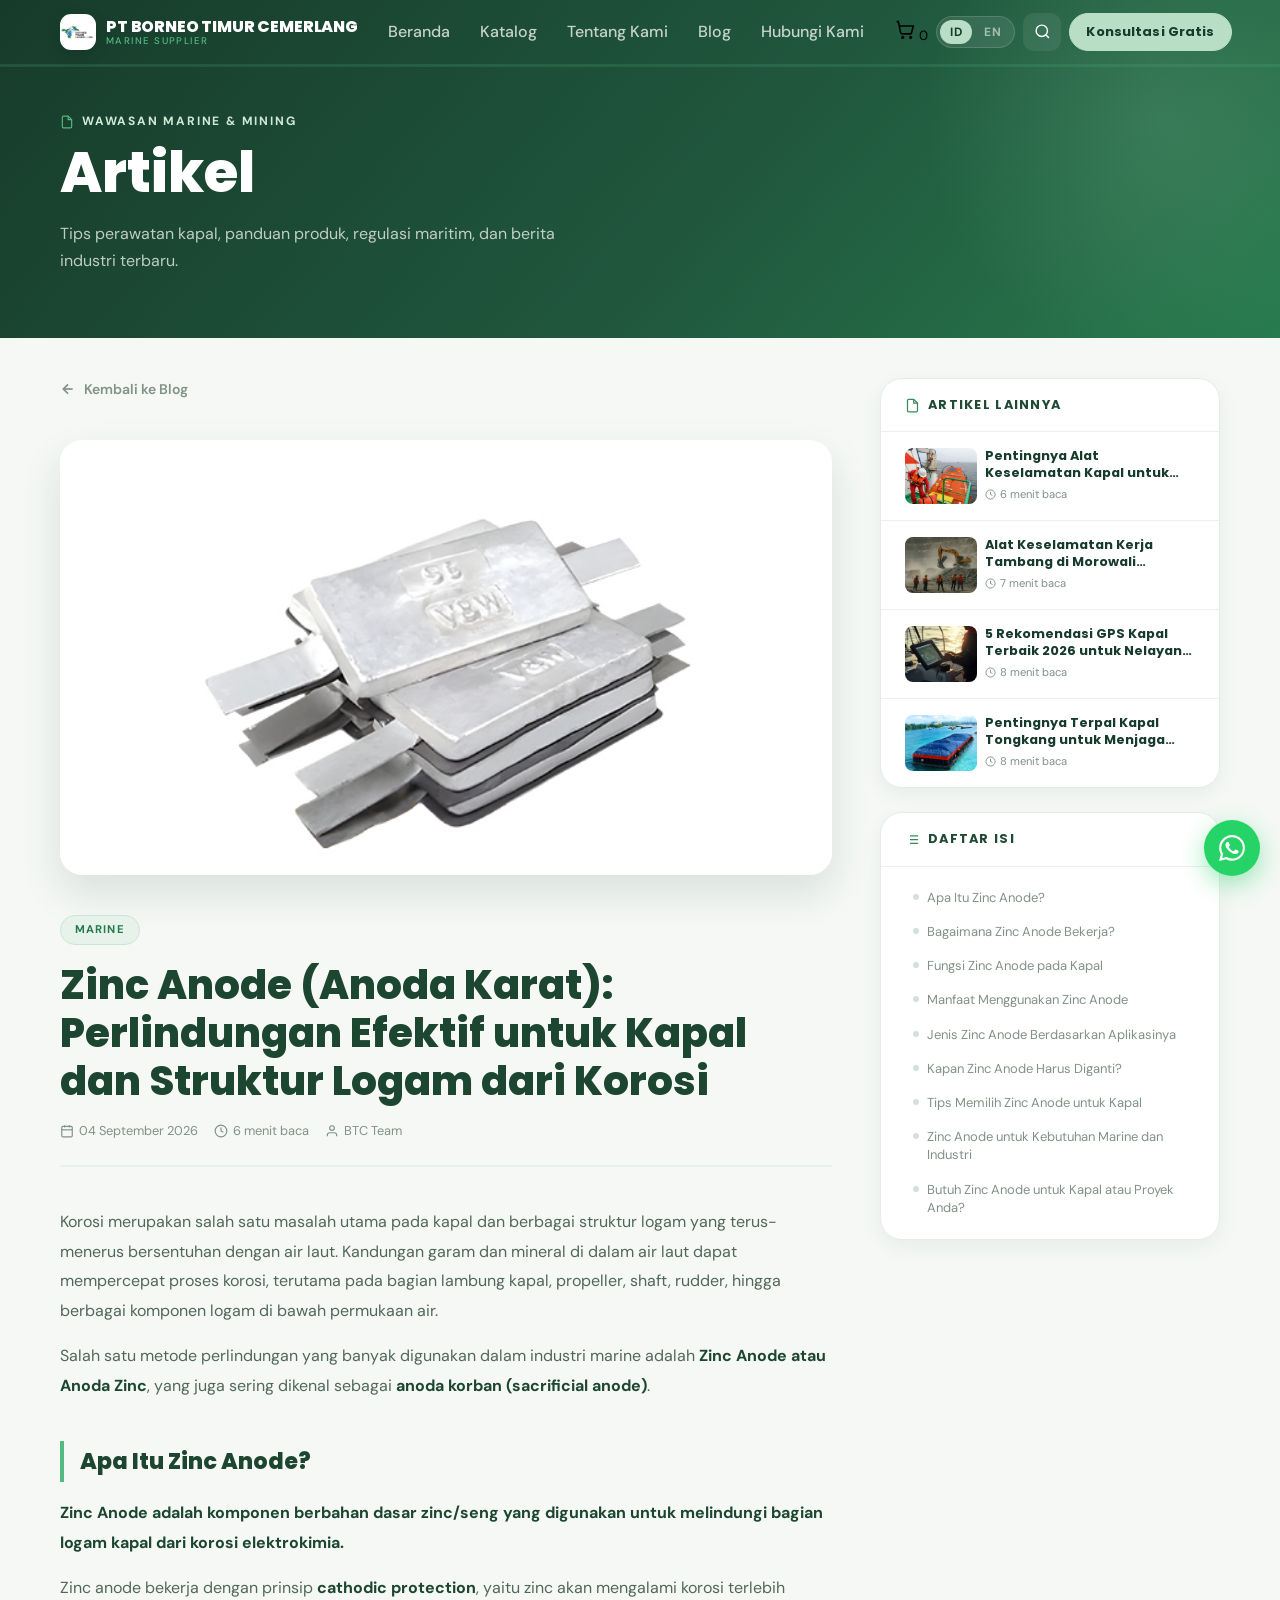
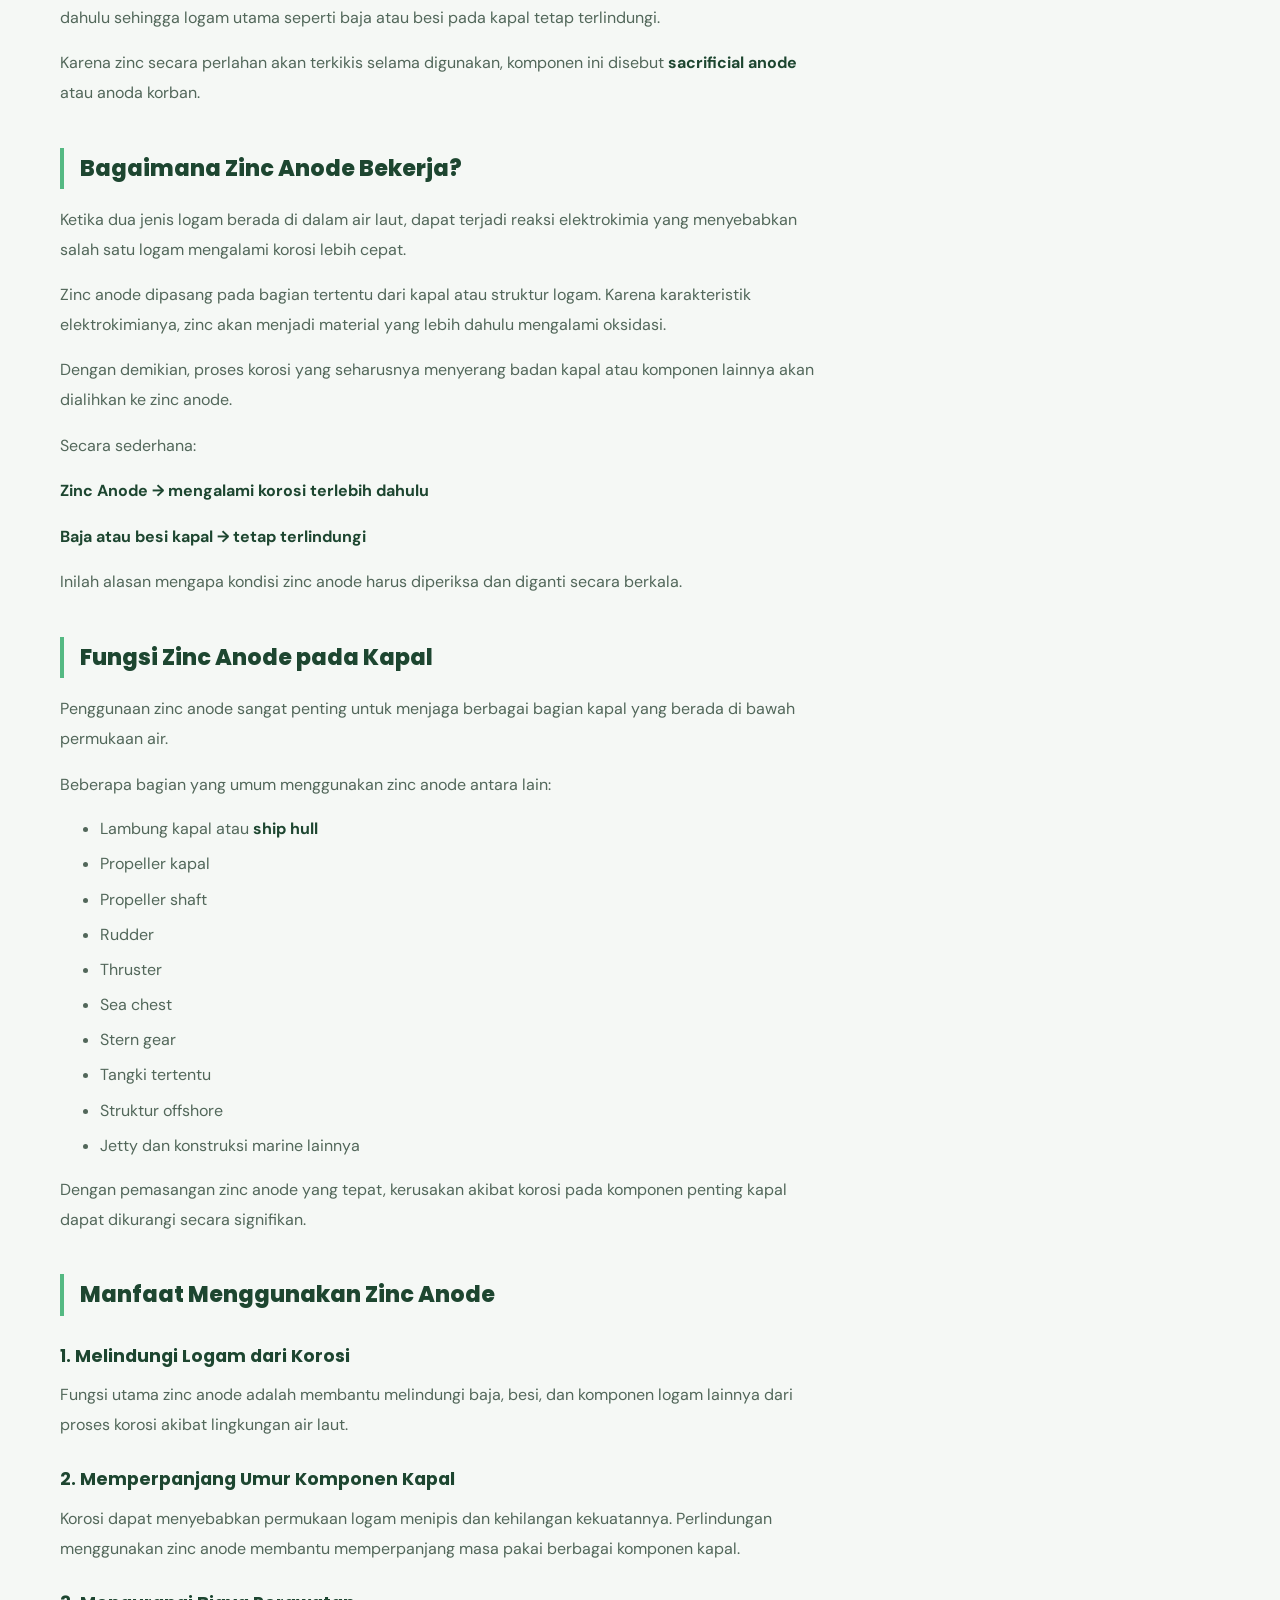
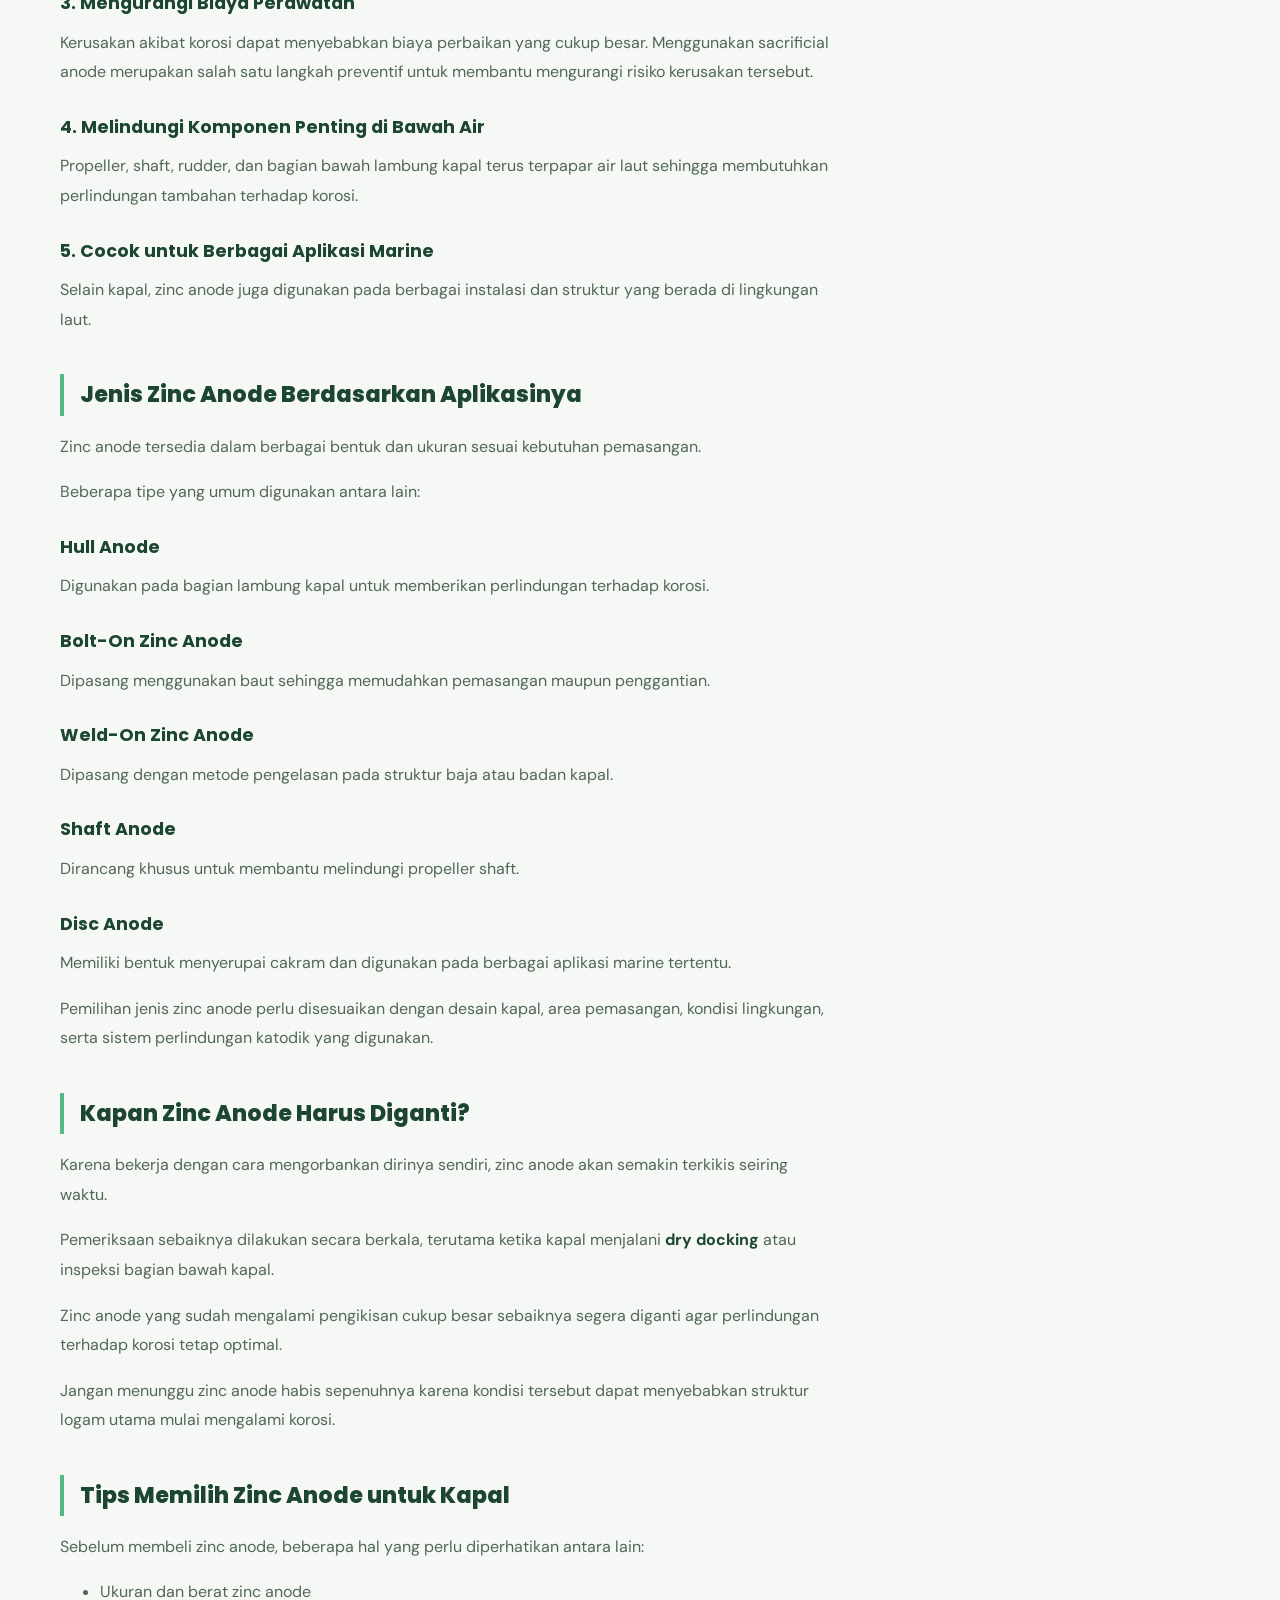
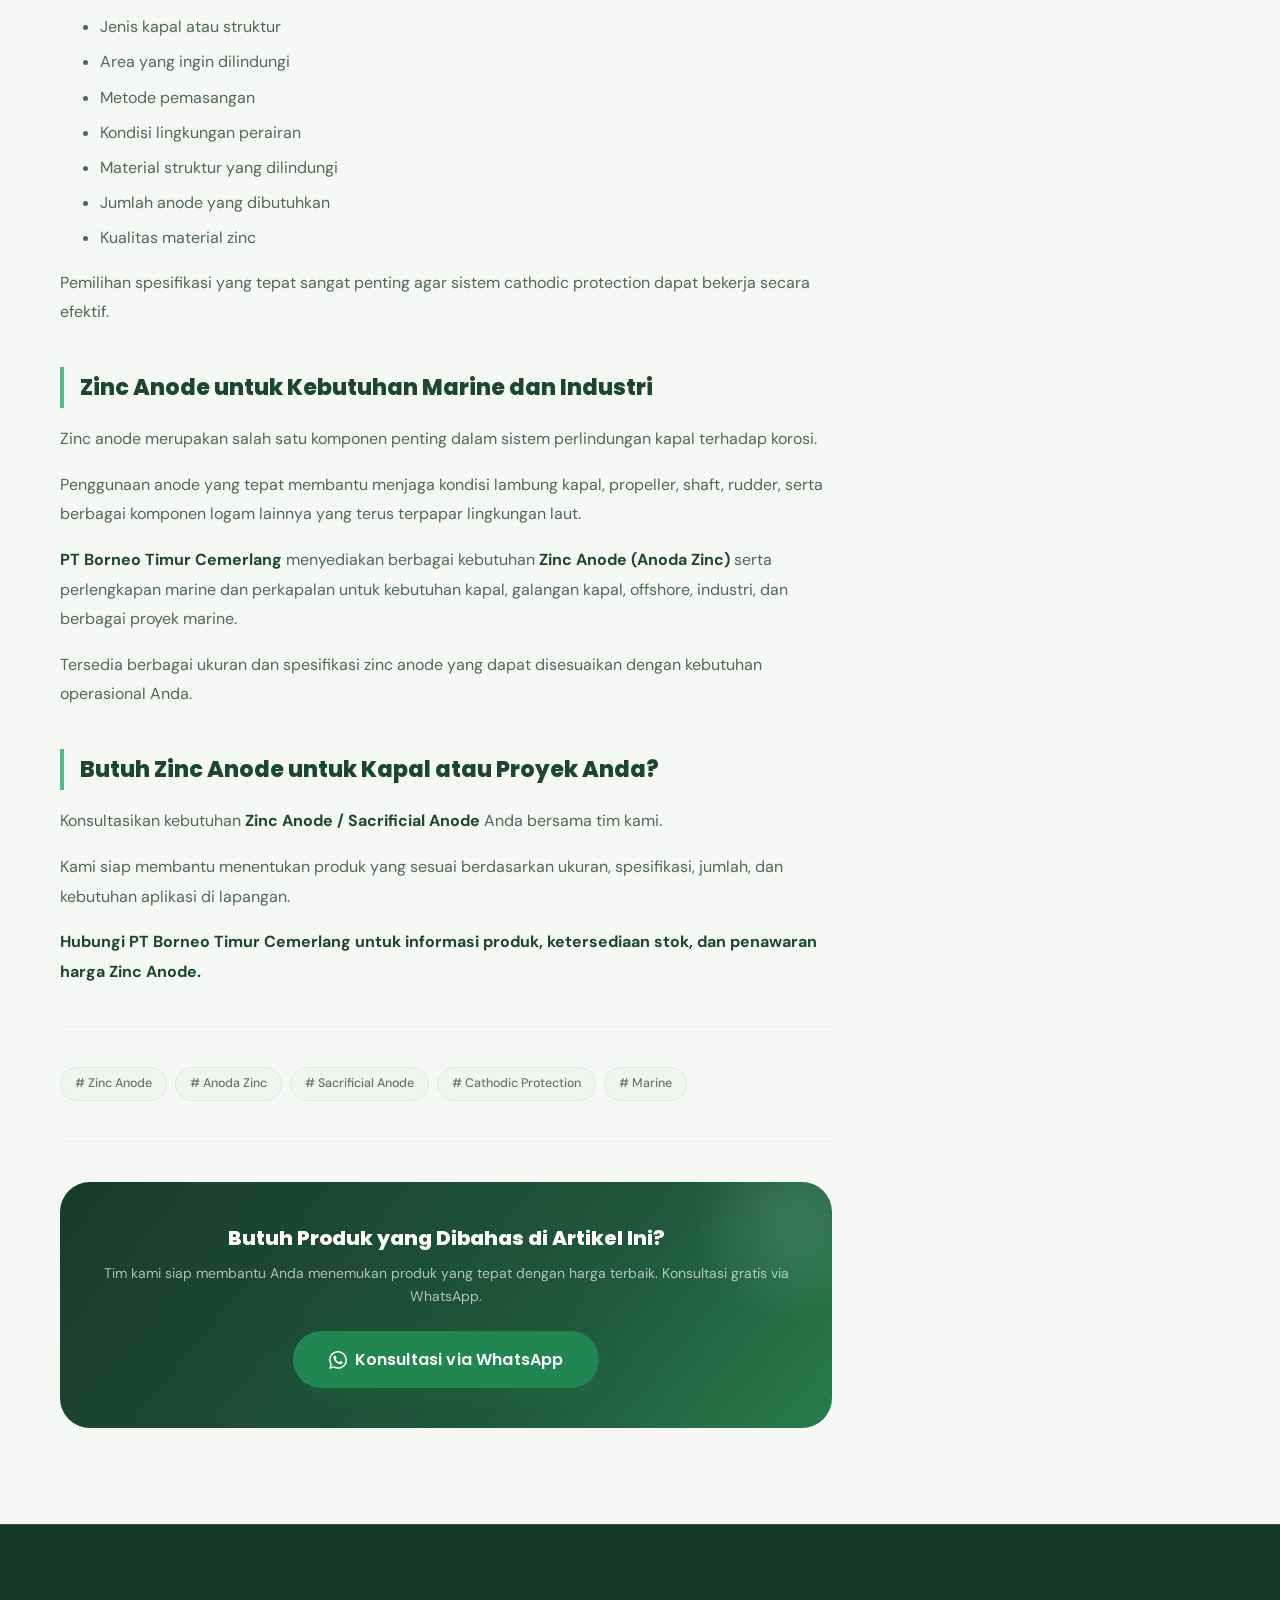
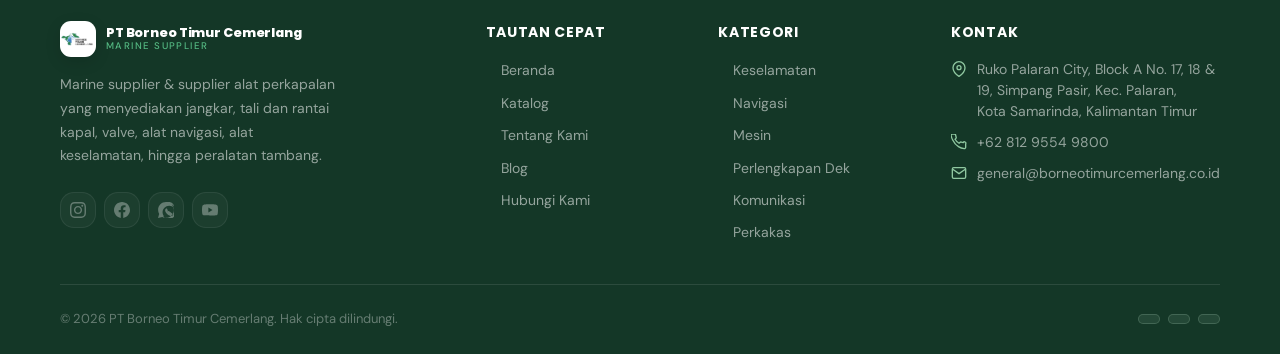
<file: articles/zinc-anode-anoda-karat/article.html>
<!DOCTYPE html>
<html lang="id">
<head>
  <meta charset="UTF-8">
  <base href="../../">
  <meta name="viewport" content="width=device-width, initial-scale=1.0, viewport-fit=cover">
  <meta id="page-description" name="description" content="Kenali fungsi, cara kerja, jenis, manfaat, serta tips memilih dan mengganti Zinc Anode untuk melindungi kapal dan struktur logam dari korosi.">
  <meta name="keywords" content="zinc anode, anoda zinc, anoda karat, sacrificial anode, cathodic protection, korosi kapal">
  <meta name="theme-color" content="#173B2B">
  <meta name="robots" content="index, follow">
  <title id="page-title">Zinc Anode (Anoda Karat): Perlindungan Efektif untuk Kapal dan Struktur Logam dari Korosi – PT Borneo Timur Cemerlang</title>
  <link id="page-canonical" rel="canonical" href="/articles/zinc-anode-anoda-karat/article.html">

  <!-- Open Graph -->
  <meta id="og-type" property="og:type" content="article">
  <meta property="og:site_name" content="PT Borneo Timur Cemerlang">
  <meta id="og-title" property="og:title" content="Zinc Anode (Anoda Karat): Perlindungan Efektif untuk Kapal dan Struktur Logam dari Korosi – PT Borneo Timur Cemerlang">
  <meta id="og-description" property="og:description" content="Kenali fungsi, cara kerja, jenis, manfaat, serta tips memilih dan mengganti Zinc Anode untuk melindungi kapal dan struktur logam dari korosi.">
  <meta id="og-url" property="og:url" content="/articles/zinc-anode-anoda-karat/article.html">
  <meta id="og-image" property="og:image" content="/assets/images/catalog/1408-deck-kapal.jpg">
  <meta property="og:locale" content="id_ID">

  <!-- Twitter Card -->
  <meta name="twitter:card" content="summary_large_image">
  <meta id="twitter-title" name="twitter:title" content="Zinc Anode (Anoda Karat): Perlindungan Efektif untuk Kapal dan Struktur Logam dari Korosi – PT Borneo Timur Cemerlang">
  <meta id="twitter-description" name="twitter:description" content="Kenali fungsi, cara kerja, jenis, manfaat, serta tips memilih dan mengganti Zinc Anode untuk melindungi kapal dan struktur logam dari korosi.">

  <script id="article-jsonld" type="application/ld+json">
  {
    "@context": "https://schema.org",
    "@type": "BlogPosting",
    "headline": "Zinc Anode (Anoda Karat): Perlindungan Efektif untuk Kapal dan Struktur Logam dari Korosi",
    "publisher": {
      "@type": "Organization",
      "name": "PT Borneo Timur Cemerlang",
      "logo": { "@type": "ImageObject", "url": "/assets/icons/icon_btc.png" }
    }
  }
  </script>

  <link rel="icon" type="image/png" href="assets/icons/icon_btc.png">
  <link rel="stylesheet" href="css/variables.css?v=2.0">
  <link rel="stylesheet" href="css/navbar.css?v=2.0">
  <link rel="stylesheet" href="css/components.css?v=2.0">
  <link rel="stylesheet" href="css/home.css?v=2.0">
  <link rel="stylesheet" href="css/pages.css?v=2.0">

  <style>
    /* ===== REVEAL ANIMATION ===== */
    .reveal { opacity:0; transform:translateY(22px); transition:opacity .55s var(--ease-out),transform .55s var(--ease-out); }
    .reveal.revealed { opacity:1; transform:none; }

    body { background: var(--off-white); }

    /* ===== ARTICLE LAYOUT ===== */
    .article-layout {
      display: grid;
      grid-template-columns: 1fr;
      gap: var(--sp-xl);
      align-items: start;
      padding: var(--sp-xl) 0 var(--sp-3xl);
    }
    @media (min-width: 1024px) {
      .article-layout {
        grid-template-columns: 1fr 340px;
        gap: var(--sp-2xl);
      }
    }

    /* ===== ARTICLE MAIN ===== */
    .article-main {
      min-width: 0;
    }

    .article-hero-img {
      width: 100%;
      aspect-ratio: 16/9;
      object-fit: cover;
      border-radius: var(--radius-xl);
      margin-bottom: var(--sp-xl);
      box-shadow: var(--shadow-lg);
    }

    .article-header {
      margin-bottom: var(--sp-xl);
    }

    .article-meta-top {
      display: flex;
      align-items: center;
      gap: var(--sp-sm);
      flex-wrap: wrap;
      margin-bottom: var(--sp-md);
    }

    .article-category-badge {
      display: inline-flex;
      align-items: center;
      gap: 4px;
      padding: 5px 14px;
      border-radius: var(--radius-full);
      font-size: 0.7rem;
      font-weight: 700;
      letter-spacing: 0.1em;
      text-transform: uppercase;
    }

    .article-title {
      font-family: var(--font-display);
      font-size: clamp(1.6rem, 4vw, 2.5rem);
      font-weight: 800;
      color: var(--navy);
      line-height: 1.2;
      margin-bottom: var(--sp-md);
    }

    .article-meta-row {
      display: flex;
      align-items: center;
      gap: var(--sp-md);
      flex-wrap: wrap;
      font-size: 0.8rem;
      color: var(--text-light);
      padding-bottom: var(--sp-lg);
      border-bottom: 2px solid var(--gray-100);
    }

    .article-meta-row span {
      display: flex;
      align-items: center;
      gap: 5px;
    }

    /* ===== ARTICLE BODY ===== */
    .article-body {
      font-size: 1rem;
      line-height: 1.85;
      color: var(--text-body);
    }

    .article-body h2 {
      font-family: var(--font-display);
      font-size: 1.4rem;
      font-weight: 800;
      color: var(--navy);
      margin: var(--sp-xl) 0 var(--sp-md);
      padding-left: var(--sp-md);
      border-left: 4px solid var(--aqua);
    }

    .article-body h3 {
      font-family: var(--font-display);
      font-size: 1.1rem;
      font-weight: 700;
      color: var(--navy);
      margin: var(--sp-lg) 0 var(--sp-sm);
    }

    .article-body p {
      margin-bottom: var(--sp-md);
    }

    .article-body ul, .article-body ol {
      margin: var(--sp-md) 0 var(--sp-md) var(--sp-xl);
      display: flex;
      flex-direction: column;
      gap: var(--sp-sm);
    }

    .article-body ul li { list-style: disc; }
    .article-body ol li { list-style: decimal; }

    .article-body li {
      color: var(--text-body);
      line-height: 1.7;
    }

    .article-body strong {
      color: var(--navy);
      font-weight: 700;
    }

    .article-body .callout {
      background: linear-gradient(135deg, rgba(84,185,130,0.08), rgba(84,185,130,0.04));
      border: 1px solid rgba(84,185,130,0.25);
      border-left: 4px solid var(--aqua);
      border-radius: var(--radius-md);
      padding: var(--sp-lg);
      margin: var(--sp-xl) 0;
    }

    .article-body .callout-title {
      font-family: var(--font-display);
      font-size: 0.875rem;
      font-weight: 700;
      color: var(--teal);
      text-transform: uppercase;
      letter-spacing: 0.08em;
      margin-bottom: var(--sp-sm);
      display: flex;
      align-items: center;
      gap: 6px;
    }

    .article-body .callout p {
      margin-bottom: 0;
      font-size: 0.9375rem;
      color: var(--text-body);
    }

    .article-body .info-table {
      width: 100%;
      border-collapse: collapse;
      margin: var(--sp-xl) 0;
      border-radius: var(--radius-md);
      overflow: hidden;
      box-shadow: var(--shadow-sm);
    }

    .article-body .info-table th {
      background: var(--navy);
      color: var(--white);
      font-family: var(--font-display);
      font-size: 0.8rem;
      font-weight: 700;
      padding: 12px 16px;
      text-align: left;
      letter-spacing: 0.05em;
    }

    .article-body .info-table td {
      padding: 12px 16px;
      font-size: 0.875rem;
      border-bottom: 1px solid var(--gray-100);
      background: var(--white);
    }

    .article-body .info-table tr:last-child td { border-bottom: none; }
    .article-body .info-table tr:nth-child(even) td { background: var(--off-white); }

    /* ===== ARTICLE FOOTER ===== */
    .article-tags {
      display: flex;
      flex-wrap: wrap;
      gap: var(--sp-sm);
      padding: var(--sp-xl) 0;
      border-top: 1px solid var(--gray-100);
      border-bottom: 1px solid var(--gray-100);
      margin-top: var(--sp-xl);
    }

    .article-tag {
      display: inline-flex;
      align-items: center;
      padding: 6px 14px;
      background: var(--off-white);
      border: 1.5px solid var(--gray-100);
      border-radius: var(--radius-full);
      font-size: 0.78rem;
      font-weight: 500;
      color: var(--text-light);
      transition: all var(--dur-fast);
    }

    .article-tag:hover {
      background: var(--navy);
      color: var(--aqua);
      border-color: var(--navy);
    }

    /* CTA BOX */
    .article-cta {
      margin-top: var(--sp-xl);
      background: linear-gradient(135deg, var(--navy) 0%, var(--ocean) 100%);
      border-radius: var(--radius-xl);
      padding: var(--sp-xl);
      text-align: center;
      position: relative;
      overflow: hidden;
    }

    .article-cta::before {
      content: '';
      position: absolute;
      top: -60px;
      right: -60px;
      width: 200px;
      height: 200px;
      background: radial-gradient(circle, rgba(84,185,130,0.15), transparent 70%);
      pointer-events: none;
    }

    .article-cta h4 {
      font-family: var(--font-display);
      font-size: 1.25rem;
      font-weight: 800;
      color: var(--white);
      margin-bottom: var(--sp-sm);
    }

    .article-cta p {
      font-size: 0.875rem;
      color: rgba(255,255,255,0.65);
      margin-bottom: var(--sp-lg);
      line-height: 1.6;
    }

    /* ===== SIDEBAR ===== */
    .article-sidebar {
      position: sticky;
      top: calc(var(--nav-h) + 24px);
      display: flex;
      flex-direction: column;
      gap: var(--sp-lg);
    }

    .sidebar-card {
      background: var(--white);
      border-radius: var(--radius-lg);
      border: 1px solid var(--gray-100);
      box-shadow: var(--shadow-sm);
      overflow: hidden;
    }

    .sidebar-card__header {
      padding: var(--sp-md) var(--sp-lg);
      border-bottom: 1px solid var(--gray-100);
      font-family: var(--font-display);
      font-size: 0.8rem;
      font-weight: 700;
      text-transform: uppercase;
      letter-spacing: 0.1em;
      color: var(--navy);
      display: flex;
      align-items: center;
      gap: 8px;
    }

    .sidebar-card__header svg {
      color: var(--teal);
    }

    /* ARTICLE LIST IN SIDEBAR */
    .sidebar-articles-scroll {
      max-height: 420px;
      overflow-y: auto;
      scrollbar-width: thin;
      scrollbar-color: var(--gray-100) transparent;
    }

    .sidebar-articles-scroll::-webkit-scrollbar {
      width: 4px;
    }

    .sidebar-articles-scroll::-webkit-scrollbar-track {
      background: transparent;
    }

    .sidebar-articles-scroll::-webkit-scrollbar-thumb {
      background: var(--gray-100);
      border-radius: 4px;
    }

    .sidebar-articles-scroll::-webkit-scrollbar-thumb:hover {
      background: var(--gray-300);
    }

    .sidebar-article {
      display: flex;
      gap: var(--sp-sm);
      padding: var(--sp-md) var(--sp-lg);
      border-bottom: 1px solid var(--gray-100);
      cursor: pointer;
      transition: all var(--dur-fast);
      text-decoration: none;
    }

    .sidebar-article:last-child { border-bottom: none; }

    .sidebar-article:hover {
      background: var(--off-white);
    }

    .sidebar-article.active {
      background: rgba(84,185,130,0.06);
      border-left: 3px solid var(--aqua);
    }

    .sidebar-article__img {
      width: 72px;
      height: 56px;
      border-radius: var(--radius-sm);
      object-fit: cover;
      flex-shrink: 0;
      background: var(--gray-100);
    }

    .sidebar-article__info {
      flex: 1;
      min-width: 0;
    }

    .sidebar-article__title {
      font-family: var(--font-display);
      font-size: 0.8rem;
      font-weight: 700;
      color: var(--navy);
      line-height: 1.3;
      display: -webkit-box;
      -webkit-line-clamp: 2;
      -webkit-box-orient: vertical;
      overflow: hidden;
      margin-bottom: 4px;
    }

    .sidebar-article.active .sidebar-article__title { color: var(--teal); }

    .sidebar-article__meta {
      font-size: 0.7rem;
      color: var(--text-light);
      display: flex;
      align-items: center;
      gap: 4px;
    }

    /* TOC */
    .toc-list {
      padding: var(--sp-md) var(--sp-lg);
      display: flex;
      flex-direction: column;
      gap: 4px;
    }

    .toc-item {
      display: flex;
      align-items: flex-start;
      gap: 8px;
      padding: 6px 8px;
      border-radius: var(--radius-sm);
      font-size: 0.8125rem;
      color: var(--text-light);
      cursor: pointer;
      transition: all var(--dur-fast);
      line-height: 1.4;
      text-decoration: none;
    }

    .toc-item:hover { background: var(--off-white); color: var(--navy); }
    .toc-item.active { color: var(--teal); font-weight: 600; }

    .toc-item::before {
      content: '';
      display: block;
      width: 6px;
      height: 6px;
      border-radius: 50%;
      background: var(--gray-300);
      margin-top: 5px;
      flex-shrink: 0;
      transition: background var(--dur-fast);
    }

    .toc-item.active::before, .toc-item:hover::before { background: var(--teal); }

    /* BACK BUTTON */
    .back-btn {
      display: inline-flex;
      align-items: center;
      gap: 8px;
      font-size: 0.875rem;
      font-weight: 600;
      color: var(--text-light);
      margin-bottom: var(--sp-xl);
      transition: color var(--dur-fast);
      cursor: pointer;
    }

    .back-btn:hover { color: var(--teal); }

    /* PROGRESS BAR */
    .reading-progress {
      position: fixed;
      top: var(--nav-h);
      left: 0;
      right: 0;
      height: 3px;
      background: rgba(84,185,130,0.15);
      z-index: 500;  /* below navbar(1000), wa-float(999), mobile-menu(999) */
    }

    .reading-progress__bar {
      height: 100%;
      background: linear-gradient(90deg, var(--teal), var(--aqua));
      width: 0%;
      transition: width 0.1s ease;
    }
  </style>
  <link rel="stylesheet" href="css/btc-refresh.css?v=1.0.0">
</head>
<body data-page="article">

    <div id="nav-slot"></div>

    <!-- PAGE HERO -->
  <section style="background:linear-gradient(150deg,var(--navy) 0%,var(--navy-mid) 60%,var(--ocean) 100%);padding:calc(var(--nav-h) + 48px) 0 64px;position:relative;overflow:hidden;">
    <div style="position:absolute;top:-120px;right:-120px;width:480px;height:480px;background:radial-gradient(circle,rgba(84,185,130,.09) 0%,transparent 70%);pointer-events:none;"></div>
    <div class="container">
      <p style="font-size:.75rem;font-weight:700;letter-spacing:.15em;text-transform:uppercase;color:var(--aqua);margin-bottom:10px;display:flex;align-items:center;gap:8px;">
        <svg width="14" height="14" fill="none" stroke="currentColor" stroke-width="2" viewBox="0 0 24 24"><path d="M14 2H6a2 2 0 00-2 2v16a2 2 0 002 2h12a2 2 0 002-2V8z"/><polyline points="14,2 14,8 20,8"/></svg>
        <span data-i18n="article_hero_eyebrow"></span>
      </p>
      <p style="font-family:var(--font-display);font-size:clamp(2rem,5vw,3.5rem);font-weight:800;color:var(--white);line-height:1.15;margin-bottom:14px;" data-i18n="article_hero_title"></p>
      <p style="font-size:1rem;color:rgba(255,255,255,.65);max-width:520px;line-height:1.7;" data-i18n="article_hero_sub"></p>
    </div>
  </section>
  
  <!-- READING PROGRESS -->
  <div class="reading-progress" aria-hidden="true">
    <div class="reading-progress__bar" id="reading-bar"></div>
  </div>

  <!-- ARTICLE CONTENT -->
  <section>
    <div class="container">
      <div class="article-layout">

        <!-- ===== MAIN ARTICLE ===== -->
        <main class="article-main reveal" id="article-main">

          <!-- BACK BUTTON -->
          <a href="blog.html" class="back-btn">
            <svg width="16" height="16" fill="none" stroke="currentColor" stroke-width="2.5" viewBox="0 0 24 24">
              <line x1="19" y1="12" x2="5" y2="12"/><polyline points="12 19 5 12 12 5"/>
            </svg>
            Kembali ke Blog
          </a>

          <!-- HERO IMAGE -->
          <img id="article-hero-img" src="" alt="" class="article-hero-img" loading="lazy">

          <!-- ARTICLE HEADER -->
          <div class="article-header">
            <div class="article-meta-top">
              <span id="article-badge" class="article-category-badge badge badge-teal"></span>
            </div>
            <h1 class="article-title" id="article-title"></h1>
            <div class="article-meta-row">
              <span>
                <svg width="14" height="14" fill="none" stroke="currentColor" stroke-width="2" viewBox="0 0 24 24"><rect x="3" y="4" width="18" height="18" rx="2"/><line x1="16" y1="2" x2="16" y2="6"/><line x1="8" y1="2" x2="8" y2="6"/><line x1="3" y1="10" x2="21" y2="10"/></svg>
                <span id="article-date"></span>
              </span>
              <span>
                <svg width="14" height="14" fill="none" stroke="currentColor" stroke-width="2" viewBox="0 0 24 24"><circle cx="12" cy="12" r="10"/><polyline points="12,6 12,12 16,14"/></svg>
                <span id="article-read-time"></span>
              </span>
              <span>
                <svg width="14" height="14" fill="none" stroke="currentColor" stroke-width="2" viewBox="0 0 24 24"><path d="M20 21v-2a4 4 0 00-4-4H8a4 4 0 00-4 4v2"/><circle cx="12" cy="7" r="4"/></svg>
                BTC Team
              </span>
            </div>
          </div>

          <!-- ARTICLE BODY -->
          <div class="article-body" id="article-body">
            <!-- Injected by JS -->
          </div>

          <!-- TAGS -->
          <div class="article-tags" id="article-tags">
            <!-- Injected by JS -->
          </div>

          <!-- CTA -->
          <div class="article-cta">
            <h4>Butuh Produk yang Dibahas di Artikel Ini?</h4>
            <p>Tim kami siap membantu Anda menemukan produk yang tepat dengan harga terbaik. Konsultasi gratis via WhatsApp.</p>
            <button class="btn btn-wa btn-lg wa-modal-trigger" style="position:relative;z-index:1;">
              <svg width="18" height="18" fill="currentColor" viewBox="0 0 24 24"><path d="M17.472 14.382c-.297-.149-1.758-.867-2.03-.967-.273-.099-.471-.148-.67.15-.197.297-.767.966-.94 1.164-.173.199-.347.223-.644.075-.297-.15-1.255-.463-2.39-1.475-.883-.788-1.48-1.761-1.653-2.059-.173-.297-.018-.458.13-.606.134-.133.298-.347.446-.52.149-.174.198-.298.298-.497.099-.198.05-.371-.025-.52-.075-.149-.669-1.612-.916-2.207-.242-.579-.487-.5-.669-.51-.173-.008-.371-.01-.57-.01-.198 0-.52.074-.792.372-.272.297-1.04 1.016-1.04 2.479 0 1.462 1.065 2.875 1.213 3.074.149.198 2.096 3.2 5.077 4.487.709.306 1.262.489 1.694.625.712.227 1.36.195 1.871.118.571-.085 1.758-.719 2.006-1.413.248-.694.248-1.289.173-1.413-.074-.124-.272-.198-.57-.347m-5.421 7.403h-.004a9.87 9.87 0 01-5.031-1.378l-.361-.214-3.741.982.998-3.648-.235-.374a9.86 9.86 0 01-1.51-5.26c.001-5.45 4.436-9.884 9.888-9.884 2.64 0 5.122 1.03 6.988 2.898a9.825 9.825 0 012.893 6.994c-.003 5.45-4.437 9.884-9.885 9.884m8.413-18.297A11.815 11.815 0 0012.05 0C5.495 0 .16 5.335.157 11.892c0 2.096.547 4.142 1.588 5.945L.057 24l6.305-1.654a11.882 11.882 0 005.683 1.448h.005c6.554 0 11.89-5.335 11.893-11.893a11.821 11.821 0 00-3.48-8.413z"/></svg>
              Konsultasi via WhatsApp
            </button>
          </div>

        </main>

        <!-- ===== SIDEBAR ===== -->
        <aside class="article-sidebar reveal">

          <!-- ARTIKEL LAINNYA -->
          <div class="sidebar-card">
            <div class="sidebar-card__header">
              <svg width="15" height="15" fill="none" stroke="currentColor" stroke-width="2" viewBox="0 0 24 24"><path d="M14 2H6a2 2 0 00-2 2v16a2 2 0 002 2h12a2 2 0 002-2V8z"/><polyline points="14,2 14,8 20,8"/></svg>
              Artikel Lainnya
            </div>
            <div id="sidebar-articles" class="sidebar-articles-scroll">
              <!-- Injected by JS -->
            </div>
          </div>

          <!-- TABLE OF CONTENTS -->
          <div class="sidebar-card">
            <div class="sidebar-card__header">
              <svg width="15" height="15" fill="none" stroke="currentColor" stroke-width="2" viewBox="0 0 24 24"><line x1="8" y1="6" x2="21" y2="6"/><line x1="8" y1="12" x2="21" y2="12"/><line x1="8" y1="18" x2="21" y2="18"/><line x1="3" y1="6" x2="3.01" y2="6"/><line x1="3" y1="12" x2="3.01" y2="12"/><line x1="3" y1="18" x2="3.01" y2="18"/></svg>
              Daftar Isi
            </div>
            <nav class="toc-list" id="toc-list" aria-label="Table of contents">
              <!-- Injected by JS -->
            </nav>
          </div>

        </aside>
      </div>
    </div>
  </section>

  <div id="footer-slot"></div>
  <div id="float-slot"></div>

<!-- WA ADMIN MODAL -->
  <div id="wa-admin-modal" style="position:fixed;inset:0;z-index:99999;display:none;align-items:center;justify-content:center;padding:16px;">
    <div id="wa-modal-backdrop" style="position:absolute;inset:0;background:rgba(10,22,40,0.75);backdrop-filter:blur(4px);-webkit-backdrop-filter:blur(4px);"></div>
    <div style="position:relative;background:#fff;border-radius:20px;padding:28px 24px 24px;width:100%;max-width:360px;box-shadow:0 32px 80px rgba(10,22,40,0.35);z-index:1;">
      <!-- Close -->
      <button id="wa-modal-close" style="position:absolute;top:14px;right:14px;width:30px;height:30px;border-radius:50%;background:#f0f4f8;border:none;cursor:pointer;display:flex;align-items:center;justify-content:center;font-size:16px;color:#6B8AA8;">✕</button>
      <!-- Header -->
      <div style="text-align:center;margin-bottom:20px;">
        <div style="width:50px;height:50px;background:#25D366;border-radius:50%;display:flex;align-items:center;justify-content:center;margin:0 auto 12px;">
          <svg width="26" height="26" fill="white" viewBox="0 0 24 24"><path d="M17.472 14.382c-.297-.149-1.758-.867-2.03-.967-.273-.099-.471-.148-.67.15-.197.297-.767.966-.94 1.164-.173.199-.347.223-.644.075-.297-.15-1.255-.463-2.39-1.475-.883-.788-1.48-1.761-1.653-2.059-.173-.297-.018-.458.13-.606.134-.133.298-.347.446-.52.149-.174.198-.298.298-.497.099-.198.05-.371-.025-.52-.075-.149-.669-1.612-.916-2.207-.242-.579-.487-.5-.669-.51-.173-.008-.371-.01-.57-.01-.198 0-.52.074-.792.372-.272.297-1.04 1.016-1.04 2.479 0 1.462 1.065 2.875 1.213 3.074.149.198 2.096 3.2 5.077 4.487.709.306 1.262.489 1.694.625.712.227 1.36.195 1.871.118.571-.085 1.758-.719 2.006-1.413.248-.694.248-1.289.173-1.413-.074-.124-.272-.198-.57-.347m-5.421 7.403h-.004a9.87 9.87 0 01-5.031-1.378l-.361-.214-3.741.982.998-3.648-.235-.374a9.86 9.86 0 01-1.51-5.26c.001-5.45 4.436-9.884 9.888-9.884 2.64 0 5.122 1.03 6.988 2.898a9.825 9.825 0 012.893 6.994c-.003 5.45-4.437 9.884-9.885 9.884m8.413-18.297A11.815 11.815 0 0012.05 0C5.495 0 .16 5.335.157 11.892c0 2.096.547 4.142 1.588 5.945L.057 24l6.305-1.654a11.882 11.882 0 005.683 1.448h.005c6.554 0 11.89-5.335 11.893-11.893a11.821 11.821 0 00-3.48-8.413z"/></svg>
        </div>
        <p style="font-family:'Poppins',sans-serif;font-size:1.1rem;font-weight:800;color:#173B2B;margin:0 0 4px;">Hubungi via WhatsApp</p>
        <p style="font-size:0.82rem;color:#6B8AA8;margin:0;">Pilih admin yang ingin Anda hubungi</p>
      </div>
      <!-- Admin list -->
      <div style="display:flex;flex-direction:column;gap:10px;">
        <a href="https://wa.me/6281268577849?text=Halo+PT+Borneo+Timur+Cemerlang%2C+saya+butuh+konsultasi+peralatan+kapal." target="_blank" rel="noopener"
           style="display:flex;align-items:center;gap:12px;padding:14px 16px;border:2px solid #e4f5e9;border-radius:14px;background:#f7fffe;text-decoration:none;transition:border-color .2s,background .2s;"
           onmouseover="this.style.borderColor='#25D366';this.style.background='#edfff4'" onmouseout="this.style.borderColor='#e4f5e9';this.style.background='#f7fffe'">
          <div style="width:40px;height:40px;background:#25D366;border-radius:50%;display:flex;align-items:center;justify-content:center;flex-shrink:0;">
            <svg width="20" height="20" fill="white" viewBox="0 0 24 24"><path d="M17.472 14.382c-.297-.149-1.758-.867-2.03-.967-.273-.099-.471-.148-.67.15-.197.297-.767.966-.94 1.164-.173.199-.347.223-.644.075-.297-.15-1.255-.463-2.39-1.475-.883-.788-1.48-1.761-1.653-2.059-.173-.297-.018-.458.13-.606.134-.133.298-.347.446-.52.149-.174.198-.298.298-.497.099-.198.05-.371-.025-.52-.075-.149-.669-1.612-.916-2.207-.242-.579-.487-.5-.669-.51-.173-.008-.371-.01-.57-.01-.198 0-.52.074-.792.372-.272.297-1.04 1.016-1.04 2.479 0 1.462 1.065 2.875 1.213 3.074.149.198 2.096 3.2 5.077 4.487.709.306 1.262.489 1.694.625.712.227 1.36.195 1.871.118.571-.085 1.758-.719 2.006-1.413.248-.694.248-1.289.173-1.413-.074-.124-.272-.198-.57-.347m-5.421 7.403h-.004a9.87 9.87 0 01-5.031-1.378l-.361-.214-3.741.982.998-3.648-.235-.374a9.86 9.86 0 01-1.51-5.26c.001-5.45 4.436-9.884 9.888-9.884 2.64 0 5.122 1.03 6.988 2.898a9.825 9.825 0 012.893 6.994c-.003 5.45-4.437 9.884-9.885 9.884m8.413-18.297A11.815 11.815 0 0012.05 0C5.495 0 .16 5.335.157 11.892c0 2.096.547 4.142 1.588 5.945L.057 24l6.305-1.654a11.882 11.882 0 005.683 1.448h.005c6.554 0 11.89-5.335 11.893-11.893a11.821 11.821 0 00-3.48-8.413z"/></svg>
          </div>
          <div style="flex:1;">
            <div style="font-family:'Poppins',sans-serif;font-size:0.88rem;font-weight:700;color:#173B2B;">Jhony Chua</div>
            <div style="font-size:0.78rem;color:#6B8AA8;margin-top:1px;">+62 812-6857-7849</div>
          </div>
          <svg width="16" height="16" fill="none" stroke="#25D366" stroke-width="2.5" viewBox="0 0 24 24"><polyline points="9 18 15 12 9 6"/></svg>
        </a>
        <a href="https://wa.me/628117753350?text=Halo+PT+Borneo+Timur+Cemerlang%2C+saya+butuh+konsultasi+peralatan+kapal." target="_blank" rel="noopener"
           style="display:flex;align-items:center;gap:12px;padding:14px 16px;border:2px solid #e4f5e9;border-radius:14px;background:#f7fffe;text-decoration:none;transition:border-color .2s,background .2s;"
           onmouseover="this.style.borderColor='#25D366';this.style.background='#edfff4'" onmouseout="this.style.borderColor='#e4f5e9';this.style.background='#f7fffe'">
          <div style="width:40px;height:40px;background:#25D366;border-radius:50%;display:flex;align-items:center;justify-content:center;flex-shrink:0;">
            <svg width="20" height="20" fill="white" viewBox="0 0 24 24"><path d="M17.472 14.382c-.297-.149-1.758-.867-2.03-.967-.273-.099-.471-.148-.67.15-.197.297-.767.966-.94 1.164-.173.199-.347.223-.644.075-.297-.15-1.255-.463-2.39-1.475-.883-.788-1.48-1.761-1.653-2.059-.173-.297-.018-.458.13-.606.134-.133.298-.347.446-.52.149-.174.198-.298.298-.497.099-.198.05-.371-.025-.52-.075-.149-.669-1.612-.916-2.207-.242-.579-.487-.5-.669-.51-.173-.008-.371-.01-.57-.01-.198 0-.52.074-.792.372-.272.297-1.04 1.016-1.04 2.479 0 1.462 1.065 2.875 1.213 3.074.149.198 2.096 3.2 5.077 4.487.709.306 1.262.489 1.694.625.712.227 1.36.195 1.871.118.571-.085 1.758-.719 2.006-1.413.248-.694.248-1.289.173-1.413-.074-.124-.272-.198-.57-.347m-5.421 7.403h-.004a9.87 9.87 0 01-5.031-1.378l-.361-.214-3.741.982.998-3.648-.235-.374a9.86 9.86 0 01-1.51-5.26c.001-5.45 4.436-9.884 9.888-9.884 2.64 0 5.122 1.03 6.988 2.898a9.825 9.825 0 012.893 6.994c-.003 5.45-4.437 9.884-9.885 9.884m8.413-18.297A11.815 11.815 0 0012.05 0C5.495 0 .16 5.335.157 11.892c0 2.096.547 4.142 1.588 5.945L.057 24l6.305-1.654a11.882 11.882 0 005.683 1.448h.005c6.554 0 11.89-5.335 11.893-11.893a11.821 11.821 0 00-3.48-8.413z"/></svg>
          </div>
          <div style="flex:1;">
            <div style="font-family:'Poppins',sans-serif;font-size:0.88rem;font-weight:700;color:#173B2B;">John</div>
            <div style="font-size:0.78rem;color:#6B8AA8;margin-top:1px;">+62 811 7753 350</div>
          </div>
          <svg width="16" height="16" fill="none" stroke="#25D366" stroke-width="2.5" viewBox="0 0 24 24"><polyline points="9 18 15 12 9 6"/></svg>
        </a>
      </div>
    </div>
  </div>
  <script>
    (function(){
      var modal    = document.getElementById('wa-admin-modal');
      var backdrop = document.getElementById('wa-modal-backdrop');
      var close    = document.getElementById('wa-modal-close');
      function closeModal(){ modal.style.display='none'; document.body.style.overflow=''; }
      if(close)    close.addEventListener('click', closeModal);
      if(backdrop) backdrop.addEventListener('click', closeModal);
      document.addEventListener('keydown', function(e){ if(e.key==='Escape') closeModal(); });
    })();
  </script>

  <script src="js/translations.js?v=2.0" defer></script>  
  <script src="js/data.js?v=2.0" defer></script>
  <script src="js/partials.js?v=2.0" defer></script>
  <script src="js/catalog.js?v=2.0" defer></script>
  <script src="js/main.js?v=2.0" defer></script>
  <script>
  const ARTICLE = {
  "id": "zinc-anode-anoda-karat",
  "title": "Zinc Anode (Anoda Karat): Perlindungan Efektif untuk Kapal dan Struktur Logam dari Korosi",
  "excerpt": "Kenali fungsi, cara kerja, jenis, manfaat, serta tips memilih dan mengganti Zinc Anode untuk melindungi kapal dan struktur logam dari korosi.",
  "category": "Marine",
  "categoryClass": "badge-teal",
  "date": "04 September 2026",
  "readTime": "6 menit baca",
  "image": "./assets/images/catalog/1408-deck-kapal.jpg",
  "tags": [
    "Zinc Anode",
    "Anoda Zinc",
    "Sacrificial Anode",
    "Cathodic Protection",
    "Marine"
  ],
  "toc": [
    {
      "id": "pengertian",
      "text": "Apa Itu Zinc Anode?"
    },
    {
      "id": "cara-kerja",
      "text": "Bagaimana Zinc Anode Bekerja?"
    },
    {
      "id": "fungsi",
      "text": "Fungsi Zinc Anode pada Kapal"
    },
    {
      "id": "manfaat",
      "text": "Manfaat Menggunakan Zinc Anode"
    },
    {
      "id": "jenis",
      "text": "Jenis Zinc Anode Berdasarkan Aplikasinya"
    },
    {
      "id": "penggantian",
      "text": "Kapan Zinc Anode Harus Diganti?"
    },
    {
      "id": "tips-memilih",
      "text": "Tips Memilih Zinc Anode untuk Kapal"
    },
    {
      "id": "marine-industri",
      "text": "Zinc Anode untuk Kebutuhan Marine dan Industri"
    },
    {
      "id": "konsultasi",
      "text": "Butuh Zinc Anode untuk Kapal atau Proyek Anda?"
    }
  ],
  "body": "        <p>Korosi merupakan salah satu masalah utama pada kapal dan berbagai struktur logam yang terus-menerus bersentuhan dengan air laut. Kandungan garam dan mineral di dalam air laut dapat mempercepat proses korosi, terutama pada bagian lambung kapal, propeller, shaft, rudder, hingga berbagai komponen logam di bawah permukaan air.</p>\n        <p>Salah satu metode perlindungan yang banyak digunakan dalam industri marine adalah <strong>Zinc Anode atau Anoda Zinc</strong>, yang juga sering dikenal sebagai <strong>anoda korban (sacrificial anode)</strong>.</p>\n\n        <h2 id=\"pengertian\">Apa Itu Zinc Anode?</h2>\n        <p><strong>Zinc Anode adalah komponen berbahan dasar zinc/seng yang digunakan untuk melindungi bagian logam kapal dari korosi elektrokimia.</strong></p>\n        <p>Zinc anode bekerja dengan prinsip <strong>cathodic protection</strong>, yaitu zinc akan mengalami korosi terlebih dahulu sehingga logam utama seperti baja atau besi pada kapal tetap terlindungi.</p>\n        <p>Karena zinc secara perlahan akan terkikis selama digunakan, komponen ini disebut <strong>sacrificial anode</strong> atau anoda korban.</p>\n\n        <h2 id=\"cara-kerja\">Bagaimana Zinc Anode Bekerja?</h2>\n        <p>Ketika dua jenis logam berada di dalam air laut, dapat terjadi reaksi elektrokimia yang menyebabkan salah satu logam mengalami korosi lebih cepat.</p>\n        <p>Zinc anode dipasang pada bagian tertentu dari kapal atau struktur logam. Karena karakteristik elektrokimianya, zinc akan menjadi material yang lebih dahulu mengalami oksidasi.</p>\n        <p>Dengan demikian, proses korosi yang seharusnya menyerang badan kapal atau komponen lainnya akan dialihkan ke zinc anode.</p>\n        <p>Secara sederhana:</p>\n        <p><strong>Zinc Anode → mengalami korosi terlebih dahulu</strong></p>\n        <p><strong>Baja atau besi kapal → tetap terlindungi</strong></p>\n        <p>Inilah alasan mengapa kondisi zinc anode harus diperiksa dan diganti secara berkala.</p>\n\n        <h2 id=\"fungsi\">Fungsi Zinc Anode pada Kapal</h2>\n        <p>Penggunaan zinc anode sangat penting untuk menjaga berbagai bagian kapal yang berada di bawah permukaan air.</p>\n        <p>Beberapa bagian yang umum menggunakan zinc anode antara lain:</p>\n        <ul>\n          <li>Lambung kapal atau <strong>ship hull</strong></li>\n          <li>Propeller kapal</li>\n          <li>Propeller shaft</li>\n          <li>Rudder</li>\n          <li>Thruster</li>\n          <li>Sea chest</li>\n          <li>Stern gear</li>\n          <li>Tangki tertentu</li>\n          <li>Struktur offshore</li>\n          <li>Jetty dan konstruksi marine lainnya</li>\n        </ul>\n        <p>Dengan pemasangan zinc anode yang tepat, kerusakan akibat korosi pada komponen penting kapal dapat dikurangi secara signifikan.</p>\n\n        <h2 id=\"manfaat\">Manfaat Menggunakan Zinc Anode</h2>\n        <h3>1. Melindungi Logam dari Korosi</h3>\n        <p>Fungsi utama zinc anode adalah membantu melindungi baja, besi, dan komponen logam lainnya dari proses korosi akibat lingkungan air laut.</p>\n        <h3>2. Memperpanjang Umur Komponen Kapal</h3>\n        <p>Korosi dapat menyebabkan permukaan logam menipis dan kehilangan kekuatannya. Perlindungan menggunakan zinc anode membantu memperpanjang masa pakai berbagai komponen kapal.</p>\n        <h3>3. Mengurangi Biaya Perawatan</h3>\n        <p>Kerusakan akibat korosi dapat menyebabkan biaya perbaikan yang cukup besar. Menggunakan sacrificial anode merupakan salah satu langkah preventif untuk membantu mengurangi risiko kerusakan tersebut.</p>\n        <h3>4. Melindungi Komponen Penting di Bawah Air</h3>\n        <p>Propeller, shaft, rudder, dan bagian bawah lambung kapal terus terpapar air laut sehingga membutuhkan perlindungan tambahan terhadap korosi.</p>\n        <h3>5. Cocok untuk Berbagai Aplikasi Marine</h3>\n        <p>Selain kapal, zinc anode juga digunakan pada berbagai instalasi dan struktur yang berada di lingkungan laut.</p>\n\n        <h2 id=\"jenis\">Jenis Zinc Anode Berdasarkan Aplikasinya</h2>\n        <p>Zinc anode tersedia dalam berbagai bentuk dan ukuran sesuai kebutuhan pemasangan.</p>\n        <p>Beberapa tipe yang umum digunakan antara lain:</p>\n        <h3>Hull Anode</h3>\n        <p>Digunakan pada bagian lambung kapal untuk memberikan perlindungan terhadap korosi.</p>\n        <h3>Bolt-On Zinc Anode</h3>\n        <p>Dipasang menggunakan baut sehingga memudahkan pemasangan maupun penggantian.</p>\n        <h3>Weld-On Zinc Anode</h3>\n        <p>Dipasang dengan metode pengelasan pada struktur baja atau badan kapal.</p>\n        <h3>Shaft Anode</h3>\n        <p>Dirancang khusus untuk membantu melindungi propeller shaft.</p>\n        <h3>Disc Anode</h3>\n        <p>Memiliki bentuk menyerupai cakram dan digunakan pada berbagai aplikasi marine tertentu.</p>\n        <p>Pemilihan jenis zinc anode perlu disesuaikan dengan desain kapal, area pemasangan, kondisi lingkungan, serta sistem perlindungan katodik yang digunakan.</p>\n\n        <h2 id=\"penggantian\">Kapan Zinc Anode Harus Diganti?</h2>\n        <p>Karena bekerja dengan cara mengorbankan dirinya sendiri, zinc anode akan semakin terkikis seiring waktu.</p>\n        <p>Pemeriksaan sebaiknya dilakukan secara berkala, terutama ketika kapal menjalani <strong>dry docking</strong> atau inspeksi bagian bawah kapal.</p>\n        <p>Zinc anode yang sudah mengalami pengikisan cukup besar sebaiknya segera diganti agar perlindungan terhadap korosi tetap optimal.</p>\n        <p>Jangan menunggu zinc anode habis sepenuhnya karena kondisi tersebut dapat menyebabkan struktur logam utama mulai mengalami korosi.</p>\n\n        <h2 id=\"tips-memilih\">Tips Memilih Zinc Anode untuk Kapal</h2>\n        <p>Sebelum membeli zinc anode, beberapa hal yang perlu diperhatikan antara lain:</p>\n        <ul>\n          <li>Ukuran dan berat zinc anode</li>\n          <li>Jenis kapal atau struktur</li>\n          <li>Area yang ingin dilindungi</li>\n          <li>Metode pemasangan</li>\n          <li>Kondisi lingkungan perairan</li>\n          <li>Material struktur yang dilindungi</li>\n          <li>Jumlah anode yang dibutuhkan</li>\n          <li>Kualitas material zinc</li>\n        </ul>\n        <p>Pemilihan spesifikasi yang tepat sangat penting agar sistem cathodic protection dapat bekerja secara efektif.</p>\n\n        <h2 id=\"marine-industri\">Zinc Anode untuk Kebutuhan Marine dan Industri</h2>\n        <p>Zinc anode merupakan salah satu komponen penting dalam sistem perlindungan kapal terhadap korosi.</p>\n        <p>Penggunaan anode yang tepat membantu menjaga kondisi lambung kapal, propeller, shaft, rudder, serta berbagai komponen logam lainnya yang terus terpapar lingkungan laut.</p>\n        <p><strong>PT Borneo Timur Cemerlang</strong> menyediakan berbagai kebutuhan <strong>Zinc Anode (Anoda Zinc)</strong> serta perlengkapan marine dan perkapalan untuk kebutuhan kapal, galangan kapal, offshore, industri, dan berbagai proyek marine.</p>\n        <p>Tersedia berbagai ukuran dan spesifikasi zinc anode yang dapat disesuaikan dengan kebutuhan operasional Anda.</p>\n\n        <h2 id=\"konsultasi\">Butuh Zinc Anode untuk Kapal atau Proyek Anda?</h2>\n        <p>Konsultasikan kebutuhan <strong>Zinc Anode / Sacrificial Anode</strong> Anda bersama tim kami.</p>\n        <p>Kami siap membantu menentukan produk yang sesuai berdasarkan ukuran, spesifikasi, jumlah, dan kebutuhan aplikasi di lapangan.</p>\n        <p><strong>Hubungi PT Borneo Timur Cemerlang untuk informasi produk, ketersediaan stok, dan penawaran harga Zinc Anode.</strong></p>\n"
};
  </script>
  <script src="js/article-index.js"></script>
  <script src="js/article-page.js"></script>
</body>
</html>
</file>
<file: css/variables.css>
/* ===========================
   BORNEO TIMUR CEMERLANG
   Fresh Corporate Green Theme
   =========================== */

@import url('https://fonts.googleapis.com/css2?family=Poppins:wght@400;500;600;700;800&family=DM+Sans:ital,opsz,wght@0,9..40,300;0,9..40,400;0,9..40,500;0,9..40,600;1,9..40,300&display=swap');

:root {
  /* Primary Colors - Fresh Green */
  --navy:       #173B2B;
  --navy-mid:   #20583D;
  --navy-light: #347653;

  --ocean:      #218653;
  --teal:       #2B9560;
  --aqua:       #54B982;
  --aqua-soft:  #B9DEC6;

  /* Secondary Colors */
  --gold:       #C89D58;
  --gold-light: #E5C58B;

  /* Neutral Colors */
  --white:      #FFFFFF;
  --off-white:  #F5F8F5;
  --gray-100:   #EAF0EB;
  --gray-300:   #D5E1D8;
  --gray-500:   #819287;
  --gray-700:   #52675A;

  /* Text Colors */
  --text-dark:  #173B2B;
  --text-body:  #52675A;
  --text-light: #819287;

  /* Green Accent Colors */
  --green-primary:   #2F9C64;
  --green-dark:      #218653;
  --green-deep:      #174F36;
  --green-light:     #E8F2EA;
  --green-soft:      #F2F7F2;
  --green-highlight: #CBE5D1;

  /* Typography */
  --font-display: 'Poppins', sans-serif;
  --font-body:    'DM Sans', sans-serif;

  /* Spacing */
  --sp-xs:  4px;
  --sp-sm:  8px;
  --sp-md:  16px;
  --sp-lg:  24px;
  --sp-xl:  40px;
  --sp-2xl: 64px;
  --sp-3xl: 96px;

  /* Border Radius */
  --radius-sm:   6px;
  --radius-md:   12px;
  --radius-lg:   20px;
  --radius-xl:   32px;
  --radius-full: 9999px;

  /* Shadows - Soft Green */
  --shadow-sm:  0 2px 8px rgba(24,59,43,0.05);
  --shadow-md:  0 8px 24px rgba(24,59,43,0.07);
  --shadow-lg:  0 16px 48px rgba(24,59,43,0.10);
  --shadow-xl:  0 32px 80px rgba(24,59,43,0.13);

  --shadow-aqua: 0 8px 32px rgba(37,184,121,0.16);
  --shadow-gold: 0 8px 32px rgba(232,168,62,0.16);

  --shadow-green: 0 8px 32px rgba(37,184,121,0.14);
  --shadow-green-hover: 0 12px 36px rgba(37,184,121,0.22);

  /* Transitions */
  --ease-out:   cubic-bezier(0.22, 1, 0.36, 1);
  --ease-in:    cubic-bezier(0.64, 0, 0.78, 0);
  --ease-inout: cubic-bezier(0.65, 0, 0.35, 1);

  --dur-fast:   150ms;
  --dur-mid:    300ms;
  --dur-slow:   600ms;

  /* Layout */
  --max-w:      1240px;
  --nav-h:      64px;
}

/* === RESET === */
*, *::before, *::after {
  box-sizing: border-box;
  margin: 0;
  padding: 0;
}

html {
  scroll-behavior: smooth;
  -webkit-text-size-adjust: 100%;
  font-size: 16px;
}

body {
  font-family: var(--font-body);
  color: var(--text-body);
  background: var(--white);
  line-height: 1.6;
  overflow-x: hidden;
}

img, video {
  max-width: 100%;
  display: block;
}

a {
  text-decoration: none;
  color: inherit;
}

button {
  cursor: pointer;
  border: none;
  background: none;
  font-family: inherit;
}

ul, ol {
  list-style: none;
}

input, textarea, select {
  font-family: inherit;
}

/* === SCROLLBAR === */
::-webkit-scrollbar {
  width: 6px;
}

::-webkit-scrollbar-track {
  background: var(--off-white);
}

::-webkit-scrollbar-thumb {
  background: var(--green-primary);
  border-radius: 3px;
}

/* === SELECTION === */
::selection {
  background: var(--green-highlight);
  color: var(--navy);
}

/* === CONTAINER === */
.container {
  width: 100%;
  max-width: var(--max-w);
  margin: 0 auto;
  padding: 0 var(--sp-md);
}

@media (min-width: 768px) {
  .container {
    padding: 0 var(--sp-xl);
  }
}

/* === UTILITY === */
.sr-only {
  position: absolute;
  width: 1px;
  height: 1px;
  padding: 0;
  margin: -1px;
  overflow: hidden;
  clip: rect(0,0,0,0);
  white-space: nowrap;
  border: 0;
}

.hidden {
  display: none !important;
}

.text-center {
  text-align: center;
}
</file>
<file: css/navbar.css>
/* ===========================
   KARYA TIMUR CEMERLANG - Navbar
   =========================== */

.navbar {
  position: fixed;
  top: 0;
  left: 0;
  right: 0;
  z-index: 1000;
  height: var(--nav-h);
  display: flex;
  align-items: center;
  transition: all var(--dur-mid) var(--ease-out);
}

.navbar.scrolled,
.navbar.light-bg {
  background: rgba(10, 22, 40, 0.96);
  backdrop-filter: blur(16px);
  -webkit-backdrop-filter: blur(16px);
  box-shadow: 0 2px 24px rgba(0,0,0,0.3);
  border-bottom: 1px solid rgba(84,185,130,0.1);
}

/* ── NAV INNER LAYOUT ──
   Logo | [Links centered, desktop only] | Actions
   Kunci: logo dan actions pakai flex-shrink:0,
   .nav-links pakai flex:1 + justify-content:center
   agar links benar-benar berada di tengah.          */
.nav-inner {
  display: flex;
  align-items: center;
  width: 100%;
  gap: 0;               /* gap diatur per-child agar lebih presisi */
}

/* === LOGO === */
.nav-logo {
  display: flex;
  align-items: center;
  gap: 10px;
  text-decoration: none;
  flex-shrink: 0;       /* jangan pernah diperkecil */
}

.nav-logo__mark {
  width: 36px;
  height: 36px;
  border-radius: var(--radius-sm);
  background: #fff;
  display: flex;
  align-items: center;
  justify-content: center;
  flex-shrink: 0;
  box-shadow: 0 0 12px rgba(255, 255, 255, 0.35);
}
.nav-logo__mark svg { width: 22px; height: 22px; }
.nav-logo__mark img { width: 34px; height: 34px; object-fit: contain; }

.nav-logo__text {
  display: flex;
  flex-direction: column;
  line-height: 1;
}

.nav-logo__name {
  font-family: var(--font-display);
  font-size: clamp(0.55rem, 2.2vw, 0.8rem);
  font-weight: 800;
  color: var(--white);
  letter-spacing: -0.01em;
  white-space: nowrap;
  overflow: hidden;
  text-overflow: ellipsis;
  max-width: 160px;
}
@media (min-width: 900px) {
  .nav-logo__name { font-size: 1rem; max-width: none; }
}

.nav-logo__sub {
  font-size: clamp(0.45rem, 1.5vw, 0.6rem);
  font-weight: 500;
  letter-spacing: 0.15em;
  text-transform: uppercase;
  color: var(--aqua);
  margin-top: 1px;
  white-space: nowrap;
}
@media (min-width: 900px) {
  .nav-logo__sub { font-size: 0.6rem; }
}

/* === DESKTOP NAV LINKS ===
   flex:1 + justify-content:center → links selalu di tengah
   antara logo dan actions.                              */
.nav-links {
  display: none;
  flex: 1;
  align-items: center;
  justify-content: center;
  gap: 2px;
  padding: 0 var(--sp-md);
}
@media (min-width: 900px) {
  .nav-links { display: flex; }
}

.nav-link {
  padding: 8px 14px;
  border-radius: var(--radius-md);
  font-size: 1rem;
  font-weight: 500;
  color: rgba(255,255,255,0.75);
  transition: all var(--dur-fast);
  position: relative;
  white-space: nowrap;
}
.nav-link:hover,
.nav-link.active {
  color: var(--white);
  background: rgba(255,255,255,0.08);
}
.nav-link.active::after {
  content: '';
  position: absolute;
  bottom: 4px;
  left: 50%;
  transform: translateX(-50%);
  width: 16px;
  height: 2px;
  background: var(--aqua);
  border-radius: 2px;
}

/* === NAV ACTIONS ===
   flex-shrink:0 → tidak tergeser oleh nav-links        */
.nav-actions {
  display: flex;
  align-items: center;
  gap: var(--sp-sm);
  flex-shrink: 0;
  margin-left: auto;    /* dorong ke kanan jika nav-links hidden */
}

/* === LANG TOGGLE === */
.lang-toggle {
  display: flex;
  align-items: center;
  background: rgba(255,255,255,0.08);
  border-radius: var(--radius-full);
  padding: 3px;
  gap: 2px;
  border: 1px solid rgba(255,255,255,0.12);
}
.lang-btn {
  padding: 4px 10px;
  border-radius: var(--radius-full);
  font-size: 0.75rem;
  font-weight: 700;
  letter-spacing: 0.05em;
  color: rgba(255,255,255,0.55);
  transition: all var(--dur-fast);
  cursor: pointer;
  white-space: nowrap;
}
.lang-btn.active {
  background: var(--aqua);
  color: var(--navy);
}

/* === SEARCH TOGGLE (desktop) === */
#search-toggle-btn {
  width: 38px;
  height: 38px;
  border-radius: var(--radius-sm);
  background: rgba(255,255,255,0.08);
  display: flex;
  align-items: center;
  justify-content: center;
  color: white;
  transition: background var(--dur-fast);
  flex-shrink: 0;
}
#search-toggle-btn:hover { background: rgba(255,255,255,0.16); }

/* Desktop search bar — muncul saat toggle diklik */
#desktop-search {
  width: 200px;
  display: none;           /* JS ubah ke 'flex' saat dibuka */
  transition: width var(--dur-mid) var(--ease-out);
}

/* === NAV CTA — "Konsultasi" button ===
   Hanya tampil di desktop; di mobile ada di mobile-menu__bottom */
.nav-cta {
  display: none;
}
@media (min-width: 900px) {
  .nav-cta {
    display: inline-flex;
    /* Pastikan teks tidak wrap dan tombol tidak terlalu lebar */
    white-space: nowrap;
    padding: 8px 18px;
    font-size: 0.8rem;
  }
}

/* Layar 900–1100px: sembunyikan search-toggle agar tidak sesak */
@media (min-width: 900px) and (max-width: 1100px) {
  #search-toggle-btn { display: none; }
  #desktop-search    { display: none !important; }
}

/* Mobile-only search toggle — shown on mobile, hidden on desktop */
#mobile-search-toggle {
  display: flex;
}
@media (min-width: 900px) {
  #mobile-search-toggle { display: none !important; }
}

/* === HAMBURGER === */
.hamburger {
  width: 40px;
  height: 40px;
  display: flex;
  flex-direction: column;
  align-items: center;
  justify-content: center;
  gap: 5px;
  border-radius: var(--radius-sm);
  background: rgba(255,255,255,0.08);
  transition: background var(--dur-fast);
  flex-shrink: 0;
}
@media (min-width: 900px) {
  .hamburger { display: none; }
}
.hamburger:hover { background: rgba(255,255,255,0.15); }
.hamburger span {
  display: block;
  width: 20px;
  height: 2px;
  background: var(--white);
  border-radius: 2px;
  transition: all var(--dur-mid) var(--ease-out);
  transform-origin: center;
}
.hamburger.open span:nth-child(1) { transform: translateY(7px) rotate(45deg); }
.hamburger.open span:nth-child(2) { opacity: 0; transform: scaleX(0); }
.hamburger.open span:nth-child(3) { transform: translateY(-7px) rotate(-45deg); }

/* === MOBILE ===
   Di mobile: sembunyikan links, search-toggle, CTA, desktop-search */
@media (max-width: 899px) {
  .nav-links         { display: none !important; }
  #search-toggle-btn { display: none; }
  #desktop-search    { display: none !important; }
  .nav-cta           { display: none !important; }
}

/* === MOBILE MENU === */
.mobile-menu {
  position: fixed;
  top: var(--nav-h);
  left: 0;
  right: 0;
  bottom: 0;
  background: var(--navy);
  z-index: 999;
  padding: var(--sp-lg) var(--sp-md);
  display: flex;
  flex-direction: column;
  gap: var(--sp-sm);
  transform: translateX(100%);
  transition: transform var(--dur-mid) var(--ease-out);
  overflow-y: auto;
}
.mobile-menu.open {
  transform: translateX(0);
}

.mobile-nav-link {
  display: flex;
  align-items: center;
  gap: var(--sp-md);
  padding: var(--sp-md);
  border-radius: var(--radius-md);
  color: rgba(255,255,255,0.75);
  font-size: 1.125rem;
  font-weight: 500;
  border-bottom: 1px solid rgba(255,255,255,0.06);
  transition: all var(--dur-fast);
}
.mobile-nav-link:hover,
.mobile-nav-link.active {
  background: rgba(84,185,130,0.1);
  color: var(--aqua);
}
.mobile-nav-link svg {
  width: 20px;
  height: 20px;
  opacity: 0.6;
  flex-shrink: 0;
}

.mobile-menu__bottom {
  margin-top: auto;
  padding-top: var(--sp-lg);
  display: flex;
  flex-direction: column;
  gap: var(--sp-sm);
}

.mobile-search {
  padding: var(--sp-md);
}
</file>
<file: css/components.css>
/* ===========================
    KARYA TIMUR CEMERLANG - Components
   =========================== */

/* === BUTTONS === */
.btn {
  display: inline-flex;
  align-items: center;
  gap: var(--sp-sm);
  padding: 12px 24px;
  border-radius: 12px;
  font-family: var(--font-display);
  font-weight: 600;
  font-size: 0.875rem;
  letter-spacing: 0.03em;
  transition: all var(--dur-mid) var(--ease-out);
  white-space: nowrap;
}

.btndownload {
  display: inline-flex;
  
  align-items: center;
  gap: var(--space-sm);
  padding: 10px 22px;
  border-radius: var(--radius-sm);
  font-family: var(--font-heading);
  font-weight: 600;
  font-size: 0.875rem;
  letter-spacing: 0.03em;
  border: 2px solid transparent;
  transition: var(--transition);
  text-transform: uppercase;
}

.btndownload i {
  margin-right: 8px;
}

.download-wrapper {
  display: flex;
  justify-content: flex-end;
  width: 100%;
}

.btn-navy {
  background: var(--color-pr);
  color: var(--color-white);
  border-color: var(--color-primary);
}

.btn-primary {
  color: var(--white);
  border: 1.5px solid rgba(255,255,255,0.3);
  background: rgba(255,255,255,0.08);
  backdrop-filter: blur(8px);
}
.btn-primary:hover {
  transform: translateY(-2px);
  box-shadow: 0 12px 40px rgba(84,185,130,0.40);
}
.btn-primary:active { transform: translateY(0); }

.btn-gold {
  background: linear-gradient(135deg, var(--gold), var(--gold-light));
  color: var(--navy);
  box-shadow: var(--shadow-gold);
}
.btn-gold:hover {
  transform: translateY(-2px);
  box-shadow: 0 12px 40px rgba(232,160,32,0.45);
}

.btn-outline {
  border: 2px solid var(--aqua);
  color: var(--aqua);
  background: transparent;
}
.btn-outline:hover {
  background: var(--aqua);
  color: var(--navy);
}

.btn-ghost {
  color: var(--white);
  border: 1.5px solid rgba(255,255,255,0.3);
  background: rgba(255,255,255,0.08);
  backdrop-filter: blur(8px);
}
.btn-ghost:hover {
  transform: translateY(-2px);
  box-shadow: 0 12px 40px rgba(84,185,130,0.40);
}


.btn-wa {
  background: #25D366;
  color: var(--white);
  box-shadow: 0 8px 24px rgba(37,211,102,0.35);
}
.btn-wa:hover {
  background: #1EBE57;
  transform: translateY(-2px);
  box-shadow: 0 12px 36px rgba(37,211,102,0.45);
}

.btn-lg {
  padding: 16px 36px;
  font-size: 1rem;
}

.btn-sm {
  padding: 8px 16px;
  font-size: 0.8125rem;
}



/* === BADGE === */
.badge {
  display: inline-flex;
  align-items: center;
  gap: 4px;
  padding: 4px 12px;
  border-radius: var(--radius-full);
  font-size: 0.5rem;
  font-weight: 600;
  letter-spacing: 0.05em;
  text-transform: uppercase;
}
.badge-teal   { background: rgba(84,185,130,0.15); color: var(--aqua); border: 1px solid rgba(84,185,130,0.3); }
.badge-gold   { background: rgba(232,160,32,0.15); color: var(--gold); border: 1px solid rgba(232,160,32,0.3); }
.badge-navy   { background: var(--navy); color: var(--aqua-soft); }

/* === SECTION HEADER === */
.section-header {
  margin-bottom: var(--sp-xl);
}
.section-eyebrow {
  font-family: var(--font-display);
  font-size: 0.75rem;
  font-weight: 700;
  letter-spacing: 0.15em;
  text-transform: uppercase;
  color: var(--teal);
  margin-bottom: var(--sp-sm);
  display: flex;
  align-items: center;
  gap: var(--sp-sm);
}
.section-eyebrow::before {
  content: '';
  display: block;
  width: 24px;
  height: 2px;
  background: var(--teal);
  border-radius: 2px;
}
.section-title {
  font-family: var(--font-display);
  font-size: clamp(1.75rem, 4vw, 2.75rem);
  font-weight: 800;
  color: var(--navy);
  line-height: 1.15;
}
.section-title span { color: var(--teal); }
.section-subtitle {
  margin-top: var(--sp-md);
  font-size: 1rem;
  color: var(--text-light);
  max-width: 560px;
  line-height: 1.7;
}

/* === PRODUCT CARD === */
.product-card {
  background: var(--white);
  border-radius: var(--radius-lg);
  overflow: hidden;
  box-shadow: var(--shadow-sm);
  border: 1px solid var(--gray-100);
  transition: all var(--dur-mid) var(--ease-out);
  position: relative;
  display: flex;
  flex-direction: column;
}
.product-card:hover {
  transform: translateY(-6px);
  box-shadow: var(--shadow-lg);
  border-color: var(--aqua-soft);
}
.product-card__img-wrap {
  position: relative;
  overflow: hidden;
  aspect-ratio: 4/3;
  background: var(--gray-100);
}
.product-card__img-wrap img {
  width: 100%;
  height: 100%;
  object-fit: cover;
  transition: transform var(--dur-slow) var(--ease-out);
}
.product-card:hover .product-card__img-wrap img {
  transform: scale(1.07);
}
.product-card__badge {
  position: absolute;
  top: 12px;
  left: 12px;
  z-index: 2;
}
.product-card__body {
  padding: var(--sp-md);
  flex: 1;
  display: flex;
  flex-direction: column;
  gap: var(--sp-sm);
  position: relative; /* anchor for glass overlay */
}
.product-card__cat {
  font-size: 0.7rem;
  font-weight: 700;
  letter-spacing: 0.1em;
  text-transform: uppercase;
  color: var(--teal);
}
.product-card__name {
  font-family: var(--font-display);
  font-size: 0.9rem;
  font-weight: 700;
  color: var(--navy);
  line-height: 1.3;
}
.product-card__desc {
  font-size: 0.85rem;
  color: var(--text-light);
  line-height: 1.55;
  flex: 1;
  display: -webkit-box;
  -webkit-line-clamp: 3;
  -webkit-box-orient: vertical;
  overflow: hidden;
}

/* === DESC GLASS OVERLAY ===
   Dipasang di .product-card__body (position:relative) agar bisa
   overlay seluruh area body dan tidak terpotong overflow:hidden card.
   Tinggi auto mengikuti teks penuh — tidak pernah terpotong.        */
.product-card__desc-wrap {
  flex: 1;
  position: relative;
}

/* Glass overlay — menimpa seluruh __body saat aktif */
.product-card__desc-glass {
  position: absolute;
  /* cover seluruh __body; padding negatif mengkompensasi padding body */
  top:    calc(-1 * var(--sp-md));
  left:   calc(-1 * var(--sp-md));
  right:  calc(-1 * var(--sp-md));
  bottom: calc(-1 * var(--sp-md));
  background: rgba(8, 18, 34, 0.82);
  backdrop-filter: blur(14px);
  -webkit-backdrop-filter: blur(14px);
  border: 1px solid rgba(0, 201, 212, 0.28);
  border-radius: var(--radius-md);
  padding: var(--sp-md);
  font-size: 0.82rem;
  font-family: var(--font-body);
  color: rgba(255, 255, 255, 0.93);
  line-height: 1.7;
  white-space: normal;
  word-break: break-word;
  overflow-y: auto;
  z-index: 10;
  opacity: 0;
  pointer-events: none;
  transform: scale(0.97);
  transition: opacity 200ms var(--ease-out),
              transform 200ms var(--ease-out);
}

/* Desktop hover */
@media (hover: hover) and (pointer: fine) {
  .product-card__desc-wrap:hover .product-card__desc-glass {
    opacity: 1;
    pointer-events: auto;
    transform: scale(1);
  }
}

/* Mobile tap — toggle via JS class .desc-open pada card */
.product-card.desc-open .product-card__desc-glass {
  opacity: 1;
  pointer-events: auto;
  transform: scale(1);
}
.product-card__footer {
  margin-top: var(--sp-md);
  display: flex;
  align-items: center;
  justify-content: space-between;
  gap: var(--sp-sm);
  flex-wrap: wrap;
}
.product-card__price {
  font-family: var(--font-display);
  font-weight: 700;
  font-size: 0.8rem;
  color: var(--navy);
}
.product-card__price small {
  display: block;
  font-size: 0.7rem;
  color: var(--text-light);
  font-weight: 400;
  font-family: var(--font-body);
}

/* === CATEGORY CHIP === */
.chip {
  display: inline-flex;
  align-items: center;
  gap: 6px;
  padding: 8px 16px;
  border-radius: var(--radius-full);
  font-size: 0.8125rem;
  font-weight: 500;
  border: 1.5px solid var(--gray-100);
  background: var(--white);
  color: var(--text-body);
  cursor: pointer;
  transition: all var(--dur-fast) var(--ease-out);
  white-space: nowrap;
}
.chip:hover, .chip.active {
  background: var(--navy);
  color: var(--aqua);
  border-color: var(--navy);
}
.chip img { width: 16px; height: 16px; }

/* === SEARCH BAR === */
.search-bar {
  position: relative;
  width: 100%;
}
.search-bar input {
  width: 100%;
  padding: 12px 48px 12px 48px;
  border: 2px solid var(--gray-100);
  border-radius: var(--radius-full);
  background: var(--white);
  font-size: 0.9375rem;
  color: var(--navy);
  outline: none;
  transition: border-color var(--dur-fast);
}
.search-bar input:focus {
  border-color: var(--teal);
  box-shadow: 0 0 0 3px rgba(47,156,100,0.12);
}
.search-bar input::placeholder { color: var(--gray-300); }
.search-bar__icon {
  position: absolute;
  left: 16px;
  top: 50%;
  transform: translateY(-50%);
  color: var(--gray-300);
  pointer-events: none;
}
.search-bar__clear {
  position: absolute;
  right: 16px;
  top: 50%;
  transform: translateY(-50%);
  color: var(--gray-300);
  width: 20px;
  height: 20px;
  display: flex;
  align-items: center;
  justify-content: center;
  border-radius: 50%;
  transition: all var(--dur-fast);
  cursor: pointer;
}
.search-bar__clear:hover { background: var(--gray-100); color: var(--navy); }

/* === FLOATING WA BUTTON === */
.wa-float {
  position: fixed;
  bottom: 24px;
  right: 20px;
  z-index: 1001; /* above navbar(1000) */
  width: 56px;
  height: 56px;
  border-radius: 50%;
  background: #25D366;
  color: white;
  display: flex;
  align-items: center;
  justify-content: center;
  box-shadow: 0 8px 24px rgba(37,211,102,0.45);
  transition: all var(--dur-mid) var(--ease-out);
  animation: wa-pulse 2.5s ease-in-out infinite;
}
.wa-float:hover {
  transform: scale(1.12);
  box-shadow: 0 12px 36px rgba(37,211,102,0.55);
}
@keyframes wa-pulse {
  0%, 100% { box-shadow: 0 8px 24px rgba(37,211,102,0.45); }
  50% { box-shadow: 0 8px 32px rgba(37,211,102,0.65), 0 0 0 8px rgba(37,211,102,0.12); }
}

/* === TOAST / ALERT === */
.toast {
  position: fixed;
  bottom: 100px;
  left: 50%;
  transform: translateX(-50%) translateY(20px);
  background: var(--navy);
  color: var(--white);
  padding: 12px 24px;
  border-radius: var(--radius-full);
  font-size: 0.875rem;
  font-weight: 500;
  box-shadow: var(--shadow-lg);
  opacity: 0;
  pointer-events: none;
  transition: all var(--dur-mid) var(--ease-out);
  z-index: 9999;
  white-space: nowrap;
  border-left: 3px solid var(--aqua);
}
.toast.show {
  opacity: 1;
  transform: translateX(-50%) translateY(0);
}

/* === STAT CARD === */
.stat-card {
  text-align: center;
  padding: var(--sp-lg);
}
.stat-card__num {
  font-family: var(--font-display);
  font-size: clamp(2rem, 5vw, 3rem);
  font-weight: 800;
  color: var(--aqua);
  line-height: 1;
}
.stat-card__label {
  margin-top: var(--sp-xs);
  font-size: 0.875rem;
  color: rgba(255,255,255,0.65);
}

/* === DIVIDER === */
.divider {
  height: 1px;
  background: linear-gradient(90deg, transparent, var(--gray-100), transparent);
  border: none;
  margin: var(--sp-xl) 0;
}

/* === BACK TO TOP === */
.back-to-top {
  position: fixed;
  bottom: 90px;
  right: 20px;
  z-index: 1001; /* above navbar(1000) */
  width: 40px;
  height: 40px;
  border-radius: 50%;
  background: var(--navy);
  color: var(--aqua);
  display: flex;
  align-items: center;
  justify-content: center;
  box-shadow: var(--shadow-md);
  opacity: 0;
  pointer-events: none;
  transition: all var(--dur-mid) var(--ease-out);
  border: 1.5px solid var(--ocean);
}
.back-to-top.visible {
  opacity: 1;
  pointer-events: all;
}
.back-to-top:hover { background: var(--ocean); transform: translateY(-2px); }

/* === TAG === */
.tag {
  display: inline-block;
  padding: 3px 10px;
  background: var(--gray-100);
  color: var(--text-light);
  border-radius: var(--radius-full);
  font-size: 0.75rem;
  font-weight: 500;
}

/* === LAZY LOAD IMG === */
img.lazy { opacity: 0; transition: opacity var(--dur-mid); }
img.loaded { opacity: 1; }
</file>
<file: css/home.css>
/* ===========================
    KARYA TIMUR CEMERLANG - Hero & Home
   =========================== */

/* === HERO SLIDER === */
.hero {
  position: relative;
  height: 100svh;
  min-height: 580px;
  max-height: 900px;
  overflow: hidden;
  background: var(--navy);
}

.hero-slides {
  position: absolute;
  inset: 0;
}

.hero-slide {
  position: absolute;
  inset: 0;
  opacity: 0;
  transition: opacity 1s ease-in-out;
  will-change: opacity;
}

.hero-slide.active { opacity: 1; }

.hero-slide__bg {
  position: absolute;
  inset: 0;
  background-size: cover;
  background-position: center;
  transform: scale(1.05);
  transition: transform 8s var(--ease-out);
}

.hero-slide.active .hero-slide__bg {
  transform: scale(1);
}

.hero-slide::after {
  content: '';
  position: absolute;
  inset: 0;
  background: linear-gradient(
    to bottom,
    rgba(7, 92, 53, 0.04) 0%,
    rgba(7, 92, 53, 0.08) 45%,
    rgba(16, 37, 27, 0.30) 100%
  );
}

/* Slide backgrounds using gradients + pattern as placeholder for real images */
.hero-slide:nth-child(1) .hero-slide__bg {
  background-image:
    linear-gradient(135deg, rgba(7,92,53,0.8), rgba(0,170,91,0.5)),
    url('./assets/images/hero-1.jpg');
}

.hero-slide:nth-child(2) .hero-slide__bg {
  background-image:
    linear-gradient(135deg, rgba(7,92,53,0.7), rgba(0,170,91,0.4)),
    url('https://images.unsplash.com/photo-1559827291-72ee739d0d9a?w=1600&q=80');
}

.hero-slide:nth-child(3) .hero-slide__bg {
  background-image:
    linear-gradient(135deg, rgba(7,92,53,0.8), rgba(16,37,27,0.5)),
    url('https://images.unsplash.com/photo-1544551763-77ef2d0cfc6c?w=1600&q=80');
}

.hero-slide:nth-child(4) .hero-slide__bg {
  background-image:
    linear-gradient(135deg, rgba(7,92,53,0.7), rgba(0,170,91,0.4)),
    url('https://images.unsplash.com/photo-1502899576159-f224dc2349fa?w=1600&q=80');
}

.hero-content {
  position: relative;
  z-index: 2;
  height: 100%;
  display: flex;
  flex-direction: column;
  justify-content: flex-end;
  padding-bottom: clamp(80px, 0vw, 120px);
  justify-content: center;
}

.hero-eyebrow {
  display: inline-flex;
  align-items: center;
  gap: 8px;
  padding: 6px 14px;
  background: rgba(84,185,130,0.15);
  border: 1px solid rgba(84,185,130,0.35);
  border-radius: 6px;
  font-size: 0.75rem;
  font-weight: 700;
  letter-spacing: 0.12em;
  text-transform: uppercase;
  color: var(--aqua);
  margin-bottom: var(--sp-md);
  backdrop-filter: blur(8px);
  width: fit-content;
}

.hero-title {
  font-family: var(--font-display);
  font-size: clamp(2rem, 7vw, 4.5rem);
  font-weight: 800;
  color: var(--white);
  line-height: 1.1;
  margin-bottom: var(--sp-md);
  max-width: 700px;
}

.hero-title .accent { color: var(--aqua); }
.hero-title .gold { color: var(--gold-light); }

.hero-subtitle {
  font-size: clamp(0.9rem, 2.5vw, 1.1rem);
  color: rgba(255,255,255,0.75);
  max-width: 960px;
  line-height: 1.65;
  margin-bottom: var(--sp-xl);
}

.hero-actions {
  display: flex;
  flex-wrap: wrap;
  gap: var(--sp-sm);
}

/* SLIDE INDICATORS */
.hero-indicators {
  position: absolute;
  bottom: 40px;
  left: 50%;
  transform: translateX(-50%);
  z-index: 3;
  display: flex;
  gap: 8px;
}

.hero-dot {
  width: 8px;
  height: 8px;
  border-radius: 50%;
  background: rgba(255,255,255,0.35);
  transition: all var(--dur-mid);
  cursor: pointer;
}

.hero-dot.active {
  width: 28px;
  border-radius: 4px;
  background: var(--aqua);
}

/* HERO NAV ARROWS */
.hero-arrow {
  position: absolute;
  top: 50%;
  transform: translateY(-50%);
  z-index: 3;
  width: 44px;
  height: 44px;
  border-radius: 50%;
  background: rgba(255,255,255,0.12);
  backdrop-filter: blur(8px);
  color: var(--white);
  display: flex;
  align-items: center;
  justify-content: center;
  border: 1.5px solid rgba(255,255,255,0.2);
  transition: all var(--dur-fast);
}
.hero-arrow:hover { background: rgba(84,185,130,0.3); border-color: var(--aqua); }
.hero-arrow--prev { left: 16px; }
.hero-arrow--next { right: 16px; }

@media (max-width: 480px) {
  .hero-arrow { display: none; }
}

/* SCROLL CUE */
.hero-scroll-cue {
  position: absolute;
  bottom: 32px;
  right: 24px;
  z-index: 3;
  display: flex;
  flex-direction: column;
  align-items: center;
  gap: 6px;
}
.hero-scroll-cue span {
  font-size: 0.65rem;
  font-weight: 700;
  letter-spacing: 0.15em;
  text-transform: uppercase;
  color: rgba(255,255,255,0.5);
  writing-mode: vertical-rl;
}
.hero-scroll-line {
  width: 1px;
  height: 48px;
  background: linear-gradient(to bottom, rgba(84,185,130,0.8), transparent);
  animation: scroll-line 1.8s ease-in-out infinite;
}
@keyframes scroll-line {
  0%   { transform: scaleY(0); transform-origin: top; }
  50%  { transform: scaleY(1); transform-origin: top; }
  51%  { transform: scaleY(1); transform-origin: bottom; }
  100% { transform: scaleY(0); transform-origin: bottom; }
}

/* === STATS BAR === */
/* =========================================
   BTC FUTURISTIC FLOATING STATISTICS
========================================= */

.stats-bar {
  position: relative;
  z-index: 10;
  margin-top: -76px;
  padding: 0 0 85px;
  background: transparent;
  border: none;
  pointer-events: none;
}

.stats-bar .container {
  max-width: 1100px;
  margin: 0 auto;
  pointer-events: auto;
}

/* Main Glass Panel */
.stats-bar__panel {
  position: relative;
  overflow: hidden;
  padding: 25px 30px 18px;
  border: 1px solid rgba(164, 238, 196, 0.24);
  border-radius: 22px;

  background:
    linear-gradient(
      135deg,
      rgba(12, 49, 35, 0.94),
      rgba(20, 77, 54, 0.91)
    );

  backdrop-filter: blur(24px);
  -webkit-backdrop-filter: blur(24px);

  box-shadow:
    0 25px 65px rgba(5, 35, 23, 0.24),
    0 5px 18px rgba(5, 35, 23, 0.12),
    inset 0 1px 0 rgba(255, 255, 255, 0.12);
}

/* Subtle decorative glow */
.stats-bar__panel::before {
  content: "";
  position: absolute;
  top: -150px;
  right: -80px;
  width: 350px;
  height: 250px;
  border-radius: 50%;
  background: rgba(110, 231, 160, 0.10);
  filter: blur(75px);
  pointer-events: none;
}

.stats-bar__panel::after {
  content: "";
  position: absolute;
  bottom: 0;
  left: 8%;
  width: 84%;
  height: 1px;
  background: linear-gradient(
    90deg,
    transparent,
    rgba(142, 238, 183, 0.45),
    transparent
  );
}

/* Panel Header */
.stats-bar__header {
  position: relative;
  z-index: 1;
  display: flex;
  align-items: center;
  justify-content: space-between;
  gap: 16px;
  padding-bottom: 20px;
  border-bottom: 1px solid rgba(255, 255, 255, 0.10);
}

.stats-bar__heading {
  display: flex;
  flex-direction: column;
  gap: 5px;
}

.stats-bar__eyebrow {
  color: #9ce8bc;
  font-family: var(--font-display);
  font-size: 0.67rem;
  font-weight: 800;
  letter-spacing: 0.17em;
}

.stats-bar__caption {
  color: rgba(255, 255, 255, 0.55);
  font-size: 0.76rem;
}

.stats-bar__status {
  display: inline-flex;
  align-items: center;
  gap: 8px;
  padding: 8px 12px;
  color: rgba(224, 255, 235, 0.88);
  font-size: 0.7rem;
  font-weight: 600;
  background: rgba(255, 255, 255, 0.06);
  border: 1px solid rgba(255, 255, 255, 0.10);
  border-radius: 30px;
  white-space: nowrap;
}

.stats-bar__status-dot {
  width: 7px;
  height: 7px;
  border-radius: 50%;
  background: #79e6a6;
  box-shadow: 0 0 12px rgba(121, 230, 166, 0.85);
}

/* Statistics Grid */
.stats-bar__grid {
  position: relative;
  z-index: 1;
  display: grid;
  grid-template-columns: repeat(4, minmax(0, 1fr));
  gap: 0;
  padding: 22px 0;
  background: transparent;
  border-radius: 0;
  overflow: visible;
}

/* Individual Statistic */
.stats-bar__item {
  position: relative;
  min-width: 0;
  padding: 5px 22px;
  text-align: left;
  background: transparent;
  border: none;
}

.stats-bar__item:not(:last-child) {
  border-right: 1px solid rgba(255, 255, 255, 0.12);
}

.stats-bar__index {
  display: block;
  margin-bottom: 12px;
  color: rgba(157, 232, 188, 0.55);
  font-family: var(--font-display);
  font-size: 0.65rem;
  font-weight: 700;
  letter-spacing: 0.12em;
}

.stats-bar__num {
  font-family: var(--font-display);
  font-size: clamp(2rem, 4vw, 2.8rem);
  font-weight: 800;
  line-height: 1;
  letter-spacing: -0.055em;
  color: #b4f3cc;
  text-shadow: 0 0 25px rgba(117, 228, 159, 0.12);
}

.stats-bar__label {
  margin-top: 10px;
  color: rgba(255, 255, 255, 0.64);
  font-size: 0.76rem;
  font-weight: 500;
  line-height: 1.5;
}

/* Bottom Signature */
.stats-bar__bottom {
  position: relative;
  z-index: 1;
  display: flex;
  align-items: center;
  gap: 14px;
  color: rgba(255, 255, 255, 0.34);
  font-size: 0.58rem;
  font-weight: 700;
  letter-spacing: 0.13em;
}

.stats-bar__bottom-line {
  flex: 1;
  height: 1px;
  background: rgba(255, 255, 255, 0.10);
}

/* Hover Interaction */
.stats-bar__item {
  transition: transform .3s ease;
}

.stats-bar__item:hover {
  transform: translateY(-4px);
}

.stats-bar__item:hover .stats-bar__num {
  color: #d5ffe3;
  text-shadow: 0 0 24px rgba(117, 228, 159, 0.35);
}

/* Desktop Hero Indicator Position */
.hero-indicators {
  bottom: 115px;
}

/* =========================================
   RESPONSIVE STATISTICS
========================================= */

@media (max-width: 768px) {
  .stats-bar {
    margin-top: -48px;
    padding-bottom: 65px;
  }

  .stats-bar__panel {
    padding: 22px 20px 16px;
    border-radius: 19px;
  }

  .stats-bar__grid {
    grid-template-columns: repeat(2, minmax(0, 1fr));
    row-gap: 25px;
    padding: 22px 0;
  }

  .stats-bar__item {
    padding: 8px 15px;
  }

  .stats-bar__item:nth-child(2) {
    border-right: none;
  }

  .stats-bar__item:nth-child(3),
  .stats-bar__item:nth-child(4) {
    padding-top: 18px;
    border-top: 1px solid rgba(255, 255, 255, 0.12);
  }

  .stats-bar__num {
    font-size: clamp(2rem, 7vw, 2.5rem);
  }

  .hero-indicators {
    bottom: 90px;
  }
}

@media (max-width: 480px) {
  .stats-bar {
    margin-top: -35px;
    padding-bottom: 50px;
  }

  .stats-bar__panel {
    padding: 18px 14px 14px;
    border-radius: 16px;
  }

  .stats-bar__header {
    align-items: flex-start;
    padding-bottom: 15px;
  }

  .stats-bar__eyebrow {
    font-size: 0.58rem;
  }

  .stats-bar__caption {
    font-size: 0.68rem;
  }

  .stats-bar__status {
    padding: 6px 9px;
    font-size: 0.58rem;
  }

  .stats-bar__item {
    padding: 7px 10px;
  }

  .stats-bar__index {
    margin-bottom: 9px;
    font-size: 0.58rem;
  }

  .stats-bar__num {
    font-size: 2rem;
  }

  .stats-bar__label {
    font-size: 0.68rem;
  }

  .stats-bar__bottom {
    gap: 8px;
    font-size: 0.46rem;
    letter-spacing: 0.07em;
  }

  .hero-indicators {
    bottom: 75px;
  }
}

/* Accessibility */
@media (prefers-reduced-motion: reduce) {
  .stats-bar__item {
    transition: none;
  }

  .stats-bar__item:hover {
    transform: none;
  }
}

/* === FEATURED PRODUCTS SECTION === */
.featured {
  padding: var(--sp-3xl) 0;
  background: var(--off-white);
}

.products-grid {
  display: grid;
  grid-template-columns: repeat(1, 1fr);
  gap: var(--sp-md);
}

@media (min-width: 600px) {
  .products-grid { grid-template-columns: repeat(2, 1fr); gap: var(--sp-lg); }
}
@media (min-width: 900px) {
  .products-grid { grid-template-columns: repeat(4, 1fr); }
}

/* === FEATURED PRODUCTS CAROUSEL (auto-slide, 1 item per geser) === */
/* ===========================
   FEATURED PRODUCTS SECTION
   =========================== */


/* === FEATURED PRODUCTS SECTION === */
.featured {
  padding: var(--sp-3xl) 0;
  background: var(--off-white);
}

.products-grid {
  display: grid;
  grid-template-columns: repeat(1, 1fr);
  gap: var(--sp-md);
}

@media (min-width: 600px) {
  .products-grid {
    grid-template-columns: repeat(2, 1fr);
    gap: var(--sp-lg);
  }
}

@media (min-width: 900px) {
  .products-grid {
    grid-template-columns: repeat(4, 1fr);
  }
}

/* === FEATURED PRODUCT CARD === */
.featured .featured-product-card {
  display: flex;
  flex-direction: column;
  height: 100%;
  min-width: 0;
  overflow: hidden;
  background: #fff;
  border: 1px solid #e8eee9;
  border-radius: 18px;
  box-shadow: 0 3px 12px rgba(25, 65, 43, 0.04);
  transition: transform .3s ease, box-shadow .3s ease,
              border-color .3s ease;
}

.featured .featured-product-card:hover {
  transform: translateY(-5px);
  border-color: #c8dfcf;
  box-shadow: 0 14px 32px rgba(25, 65, 43, .10);
}

.featured .featured-product-card__media {
  position: relative;
  width: 100%;
  aspect-ratio: 4 / 3;
  overflow: hidden;
  background: #f4f7f4;
  padding: 14px;
}

.featured .featured-product-card__media img {
  display: block;
  width: 100%;
  height: 100%;
  object-fit: contain;
  transition: transform .45s ease;
}

.featured .featured-product-card:hover
.featured-product-card__media img {
  transform: scale(1.06);
}

.featured .featured-product-card__body {
  display: flex;
  flex-direction: column;
  flex: 1;
  padding: 18px;
}

.featured .featured-product-card__body h3 {
  margin: 0 0 9px;
  color: #183c2c;
  font-size: 1rem;
  font-weight: 700;
  line-height: 1.45;
}

.featured .featured-product-card__body p {
  margin: 0;
  color: #75847a;
  font-size: .85rem;
  line-height: 1.65;
}

.featured .featured-product-card__bottom {
  display: flex;
  flex-direction: column;
  gap: 14px;
  margin-top: auto;
  padding-top: 18px;
}

.featured .featured-product-card__actions {
  display: flex;
  align-items: center;
  gap: 8px;
  width: 100%;
}

.featured .featured-product-card__action {
  display: inline-flex;
  align-items: center;
  justify-content: center;
  min-height: 42px;
  padding: 10px 13px;
  border-radius: 10px;
  font-size: .8rem;
  font-weight: 600;
  text-decoration: none;
  transition: all .25s ease;
}

.featured .featured-product-card__action--primary {
  flex: 1;
  color: #fff;
  background: #168653;
  border: 1px solid #168653;
}

.featured .featured-product-card__action--primary:hover {
  background: #116b41;
  border-color: #116b41;
}

.featured .featured-product-card__action--secondary {
  flex: 1;
  color: #246044;
  background: #edf6ef;
  border: 1px solid #dcebe0;
}

.featured .featured-product-card__action--secondary:hover {
  background: #dcefe1;
  border-color: #c5dfcc;
}

/* === FEATURED PRODUCTS CAROUSEL === */
.products-carousel {
  overflow: hidden;
  width: 100%;
}

.products-carousel + .products-carousel {
  margin-top: var(--sp-md);
}

.products-carousel__track {
  display: flex;
  gap: var(--sp-md);
  transition: transform .6s cubic-bezier(.4, 0, .2, 1);
  will-change: transform;
}

.products-carousel__track .product-card {
  flex: 0 0 100%;
  max-width: 100%;
  min-width: 0;
}

@media (min-width: 600px) {
  .products-carousel__track {
    gap: var(--sp-lg);
  }

  .products-carousel__track .product-card {
    flex: 0 0 calc(50% - (var(--sp-lg) / 2));
    max-width: calc(50% - (var(--sp-lg) / 2));
  }
}

@media (min-width: 900px) {
  .products-carousel + .products-carousel {
    margin-top: var(--sp-lg);
  }

  .products-carousel__track .product-card {
    flex: 0 0 calc(25% - (var(--sp-lg) * .75));
    max-width: calc(25% - (var(--sp-lg) * .75));
  }
}

/* === CATEGORIES SECTION === */
.categories {
  padding: var(--sp-3xl) 0;
  background: var(--white);
}

.categories-grid {
  display: grid;
  grid-template-columns: repeat(2, 1fr);
  gap: var(--sp-md);
}
@media (min-width: 600px) {
  .categories-grid { grid-template-columns: repeat(3, 1fr); }
}
@media (min-width: 900px) {
  .categories-grid { grid-template-columns: repeat(6, 1fr); }
}

.cat-card {
  background: var(--navy);
  border-radius: var(--radius-lg);
  padding: var(--sp-lg) var(--sp-md);
  text-align: center;
  cursor: pointer;
  transition: all var(--dur-mid) var(--ease-out);
  border: 1.5px solid rgba(84,185,130,0.1);
  position: relative;
  overflow: hidden;
}
.cat-card::before {
  content: '';
  position: absolute;
  inset: 0;
  background: linear-gradient(135deg, transparent, rgba(84,185,130,0.08));
  opacity: 0;
  transition: opacity var(--dur-mid);
}
.cat-card:hover {
  transform: translateY(-4px);
  border-color: var(--aqua);
  box-shadow: var(--shadow-aqua);
}
.cat-card:hover::before { opacity: 1; }

.cat-card__icon {
  width: 48px;
  height: 48px;
  border-radius: var(--radius-md);
  background: rgba(84,185,130,0.12);
  margin: 0 auto var(--sp-sm);
  display: flex;
  align-items: center;
  justify-content: center;
  font-size: 1.5rem;
  transition: all var(--dur-mid);
}
.cat-card:hover .cat-card__icon {
  background: rgba(84,185,130,0.22);
  transform: scale(1.1);
}
.cat-card__name {
  font-family: var(--font-display);
  font-size: 0.8rem;
  font-weight: 700;
  color: var(--white);
  line-height: 1.3;
}
.cat-card__count {
  font-size: 0.7rem;
  color: var(--aqua);
  margin-top: 2px;
}

/* === WHY US SECTION === */
.why-us {
  padding: var(--sp-3xl) 0;
  background: linear-gradient(160deg, var(--navy) 0%, var(--navy-mid) 50%, var(--ocean) 100%);
  position: relative;
  overflow: hidden;
}
.why-us::before {
  content: '';
  position: absolute;
  top: -200px;
  right: -200px;
  width: 600px;
  height: 600px;
  background: radial-gradient(circle, rgba(84,185,130,0.08) 0%, transparent 70%);
  pointer-events: none;
}
.why-us__grid {
  display: grid;
  grid-template-columns: 1fr;
  gap: var(--sp-lg);
}
@media (min-width: 600px) {
  .why-us__grid { grid-template-columns: repeat(2, 1fr); }
}
@media (min-width: 900px) {
  .why-us__grid { grid-template-columns: repeat(4, 1fr); }
}

.why-card {
  padding: var(--sp-xl) var(--sp-lg);
  border-radius: var(--radius-lg);
  background: rgba(255,255,255,0.04);
  border: 1px solid rgba(255,255,255,0.08);
  transition: all var(--dur-mid) var(--ease-out);
}
.why-card:hover {
  background: rgba(84,185,130,0.08);
  border-color: rgba(84,185,130,0.25);
  transform: translateY(-4px);
}
.why-card__icon {
  font-size: 2.5rem;
  margin-bottom: var(--sp-md);
  display: block;
}
.why-card__title {
  font-family: var(--font-display);
  font-size: 1.1rem;
  font-weight: 700;
  color: var(--white);
  margin-bottom: var(--sp-sm);
}
.why-card__desc {
  font-size: 0.875rem;
  color: rgba(255,255,255,0.6);
  line-height: 1.65;
}

/* === CTA BANNER === */
.cta-banner {
  padding: var(--sp-3xl) 0;
  background: var(--white);
}
.cta-banner__inner {
  background: linear-gradient(135deg, var(--navy) 0%, var(--ocean) 100%);
  border-radius: var(--radius-xl);
  padding: var(--sp-2xl) var(--sp-xl);
  text-align: center;
  position: relative;
  overflow: hidden;
}
.cta-banner__inner::before {
  content: '';
  position: absolute;
  bottom: -80px;
  right: -80px;
  width: 300px;
  height: 300px;
  background: radial-gradient(circle, rgba(84,185,130,0.15) 0%, transparent 70%);
  pointer-events: none;
}
.cta-banner__title {
  font-family: var(--font-display);
  font-size: clamp(1.5rem, 4vw, 2.5rem);
  font-weight: 800;
  color: var(--white);
  margin-bottom: var(--sp-md);
}
.cta-banner__sub {
  color: rgba(255,255,255,0.7);
  font-size: 1rem;
  margin-bottom: var(--sp-xl);
  max-width: 480px;
  margin-left: auto;
  margin-right: auto;
}
.cta-banner__actions {
  display: flex;
  flex-wrap: wrap;
  justify-content: center;
  gap: var(--sp-sm);
  position: relative;
  z-index: 1;
}


/* =========================================
   PRODUCT WHATSAPP BUTTONS
========================================= */

.product-wa-actions {
  display: grid;
  grid-template-columns: minmax(0, 1fr) minmax(0, 1fr);
  align-items: stretch;
  gap: 8px;
  width: 100%;
  margin-top: 14px;
}

.product-wa-button {
  display: flex;
  align-items: center;
  justify-content: center;
  gap: 6px;
  min-width: 0;
  min-height: 44px;
  padding: 9px 6px;
  border: 1px solid transparent;
  border-radius: 11px;
  font-size: .72rem;
  font-weight: 700;
  line-height: 1.2;
  text-decoration: none;
  white-space: nowrap;
  overflow: hidden;
  transition: background .25s ease, color .25s ease,
              border-color .25s ease, transform .25s ease;
}

.product-wa-button svg {
  display: block;
  flex: 0 0 15px;
  width: 15px;
  height: 15px;
}

.product-wa-button span {
  display: block;
  min-width: 0;
  overflow: hidden;
  text-overflow: ellipsis;
  white-space: nowrap;
}

.product-wa-button--primary {
  color: #fff;
  background: #168653;
  border-color: #168653;
}

.product-wa-button--primary:hover {
  color: #fff;
  background: #116b41;
  border-color: #116b41;
  transform: translateY(-2px);
}

.product-wa-button--secondary {
  color: #246044;
  background: #edf6ef;
  border-color: #dcebe0;
}

.product-wa-button--secondary:hover {
  color: #fff;
  background: #168653;
  border-color: #168653;
  transform: translateY(-2px);
}

@media (max-width: 380px) {
  .product-wa-actions {
    gap: 6px;
  }

  .product-wa-button {
    gap: 4px;
    padding-inline: 4px;
    font-size: .67rem;
  }

  .product-wa-button svg {
    flex-basis: 13px;
    width: 13px;
    height: 13px;
  }
}


/* =========================================
   FEATURED PRODUCT CARD - EQUAL HEIGHT
========================================= */

.featured .featured-product-card {
  display: flex;
  flex-direction: column;
  height: 480px;
  min-height: 480px;
  overflow: hidden;
}

/* Image dibuat seragam */
.featured .featured-product-card__media {
  flex: 0 0 180px;
  height: 180px;
  min-height: 180px;
}

/* Body mengisi ruang yang tersedia */
.featured .featured-product-card__body {
  display: flex;
  flex-direction: column;
  flex: 1;
  min-height: 0;
  overflow: hidden;
}

/* Judul maksimal dua baris */
.featured .featured-product-card__body .product-card__name {
  min-height: 2.9em;
  max-height: 2.9em;
  overflow: hidden;
  display: -webkit-box;
  -webkit-box-orient: vertical;
  -webkit-line-clamp: 2;
  line-clamp: 2;
}

/* Deskripsi maksimal tiga baris */
.featured .featured-product-card__body .product-card__desc {
  height: 4.95em;
  min-height: 4.95em;
  overflow: hidden;
  display: -webkit-box;
  -webkit-box-orient: vertical;
  -webkit-line-clamp: 3;
  line-clamp: 3;
}

/* Harga dan WhatsApp selalu di bawah */
.featured .featured-product-card__bottom {
  display: flex;
  flex-direction: column;
  margin-top: auto;
  flex-shrink: 0;
}

/* Tombol WhatsApp sejajar */
.featured .product-wa-actions {
  margin-top: 12px;
}

/* Tinggi carousel mengikuti card */
.products-carousel__track {
  align-items: stretch;
}

/* Mobile */
@media (max-width: 599px) {
  .featured .featured-product-card {
    height: 460px;
    min-height: 460px;
  }

  .featured .featured-product-card__media {
    flex-basis: 165px;
    height: 165px;
    min-height: 165px;
  }
}
</file>
<file: css/pages.css>
/* ===========================
   KARYA TIMUR CEMERLANG - Footer & Pages
   =========================== */

/* === FOOTER === */
footer {
  background: var(--navy);
  color: rgba(255,255,255,0.75);
  padding-top: var(--sp-3xl);
  border-top: 1px solid rgba(84,185,130,0.12);
}

.footer-grid {
  display: grid;
  grid-template-columns: 1fr;
  gap: var(--sp-xl);
}

@media (min-width: 600px) {
  .footer-grid { grid-template-columns: repeat(2, 1fr); }
}
@media (min-width: 900px) {
  .footer-grid { grid-template-columns: 2fr 1fr 1fr 1fr; }
}

/* Keep footer logo text same small size as navbar on all screen sizes */
footer .nav-logo__name {
  font-size: 0.8rem;
  max-width: 200px;
}
footer .nav-logo__sub {
  font-size: 0.6rem;
}

.footer-brand__desc {
  margin-top: var(--sp-md);
  font-size: 0.875rem;
  line-height: 1.7;
  color: rgba(255,255,255,0.55);
  max-width: 280px;
}

.footer-socials {
  display: flex;
  gap: var(--sp-sm);
  margin-top: var(--sp-lg);
}

.social-btn {
  width: 36px;
  height: 36px;
  border-radius: var(--radius-md);
  background: rgba(255,255,255,0.07);
  border: 1px solid rgba(255,255,255,0.1);
  display: flex;
  align-items: center;
  justify-content: center;
  color: rgba(255,255,255,0.6);
  transition: all var(--dur-fast);
}
.social-btn:hover {
  background: var(--teal);
  color: var(--white);
  border-color: var(--teal);
}

.footer-col__title {
  font-family: var(--font-display);
  font-size: 0.875rem;
  font-weight: 700;
  color: var(--white);
  letter-spacing: 0.05em;
  text-transform: uppercase;
  margin-bottom: var(--sp-md);
}

.footer-links {
  display: flex;
  flex-direction: column;
  gap: 10px;
}

.footer-links a {
  font-size: 0.875rem;
  color: rgba(255,255,255,0.55);
  transition: color var(--dur-fast);
  display: flex;
  align-items: center;
  gap: 6px;
}
.footer-links a::before {
  content: '→';
  font-size: 0.7rem;
  color: var(--teal);
  opacity: 0;
  transform: translateX(-4px);
  transition: all var(--dur-fast);
}
.footer-links a:hover {
  color: var(--aqua);
}
.footer-links a:hover::before {
  opacity: 1;
  transform: translateX(0);
}

.footer-contact-item {
  display: flex;
  align-items: flex-start;
  gap: 10px;
  font-size: 0.875rem;
  color: rgba(255,255,255,0.55);
  margin-bottom: 10px;
  line-height: 1.5;
}
.footer-contact-item svg {
  flex-shrink: 0;
  width: 16px;
  height: 16px;
  color: var(--teal);
  margin-top: 2px;
}

.footer-bottom {
  border-top: 1px solid rgba(255,255,255,0.07);
  margin-top: var(--sp-xl);
  padding: var(--sp-lg) 0;
  display: flex;
  flex-wrap: wrap;
  align-items: center;
  justify-content: space-between;
  gap: var(--sp-md);
}

.footer-bottom p {
  font-size: 0.8125rem;
  color: rgba(255,255,255,0.35);
}

.footer-cert {
  display: flex;
  gap: var(--sp-sm);
  align-items: center;
  flex-wrap: wrap;
}

.cert-badge {
  display: inline-flex;
  align-items: center;
  gap: 4px;
  padding: 4px 10px;
  background: rgba(84,185,130,0.1);
  border: 1px solid rgba(84,185,130,0.2);
  border-radius: var(--radius-full);
  font-size: 0.7rem;
  font-weight: 700;
  color: var(--aqua);
  letter-spacing: 0.05em;
}

/* === PAGE HERO (inner pages) === */
.page-hero {
  background: linear-gradient(150deg, var(--navy) 0%, var(--navy-mid) 60%, var(--ocean) 100%);
  padding: calc(var(--nav-h) + var(--sp-2xl)) 0 var(--sp-2xl);
  position: relative;
  overflow: hidden;
}
.page-hero::after {
  content: '';
  position: absolute;
  bottom: 0;
  left: 0;
  right: 0;
  height: 80px;
  background: linear-gradient(to bottom, transparent, var(--off-white));
}

.page-hero__eyebrow {
  font-size: 0.75rem;
  font-weight: 700;
  letter-spacing: 0.15em;
  text-transform: uppercase;
  color: var(--aqua);
  margin-bottom: var(--sp-sm);
  display: flex;
  align-items: center;
  gap: 8px;
}
.page-hero__title {
  font-family: var(--font-display);
  font-size: clamp(2rem, 5vw, 3.5rem);
  font-weight: 800;
  color: var(--white);
  line-height: 1.15;
  margin-bottom: var(--sp-md);
}
.page-hero__sub {
  font-size: 1rem;
  color: rgba(255,255,255,0.65);
  max-width: 500px;
  line-height: 1.7;
}

/* === CATALOG PAGE === */
.catalog-page {
  background: var(--off-white);
  min-height: 80vh;
  padding: var(--sp-xl) 0 var(--sp-3xl);
}

.catalog-filter-bar {
  display: flex;
  align-items: center;
  gap: var(--sp-sm);
  overflow-x: auto;
  padding-bottom: var(--sp-sm);
  scrollbar-width: none;
  -ms-overflow-style: none;
}
.catalog-filter-bar::-webkit-scrollbar { display: none; }

.catalog-grid {
  display: grid;
  grid-template-columns: repeat(2, 1fr);
  gap: var(--sp-md);
  margin-top: var(--sp-lg);
  align-items: stretch;
}
@media (min-width: 600px) {
  .catalog-grid { grid-template-columns: repeat(2, 1fr); gap: var(--sp-lg); }
}
@media (min-width: 900px) {
  .catalog-grid { grid-template-columns: repeat(3, 1fr); }
}
@media (min-width: 1100px) {
  .catalog-grid { grid-template-columns: repeat(4, 1fr); }
}

.no-results {
  text-align: center;
  padding: var(--sp-3xl) var(--sp-md);
  color: var(--text-light);
  grid-column: 1 / -1;
}
.no-results__icon { font-size: 3rem; margin-bottom: var(--sp-md); }
.no-results h3 {
  font-family: var(--font-display);
  font-size: 1.25rem;
  color: var(--navy);
  margin-bottom: var(--sp-sm);
}

/* === ABOUT PAGE === */
.about-page {
  padding-top: 0;
}

.about-intro {
  padding: var(--sp-3xl) 0;
  background: var(--white);
}
.about-intro__grid {
  display: grid;
  grid-template-columns: 1fr;
  gap: var(--sp-2xl);
  align-items: center;
}
@media (min-width: 768px) {
  .about-intro__grid { grid-template-columns: 1fr 1fr; }
}

.about-img-stack {
  position: relative;
  height: 360px;
}
.about-img-main {
  width: 80%;
  height: 300px;
  object-fit: cover;
  border-radius: var(--radius-lg);
  position: absolute;
  top: 0;
  left: 0;
  box-shadow: var(--shadow-lg);
}
.about-img-accent {
  width: 55%;
  height: 200px;
  object-fit: cover;
  border-radius: var(--radius-lg);
  position: absolute;
  bottom: 0;
  right: 0;
  border: 4px solid var(--white);
  box-shadow: var(--shadow-lg);
}
.about-badge-float {
  position: absolute;
  top: 50%;
  right: 0;
  transform: translate(20px, -50%);
  background: var(--navy);
  color: var(--white);
  padding: 16px 20px;
  border-radius: var(--radius-lg);
  text-align: center;
  box-shadow: var(--shadow-lg);
  border: 1px solid rgba(84,185,130,0.25);
}
.about-badge-float strong {
  display: block;
  font-family: var(--font-display);
  font-size: 2rem;
  font-weight: 800;
  color: var(--aqua);
  line-height: 1;
}
.about-badge-float span {
  font-size: 0.7rem;
  color: rgba(255,255,255,0.6);
  text-transform: uppercase;
  letter-spacing: 0.08em;
}

.about-values {
  padding: var(--sp-3xl) 0;
  background: var(--off-white);
}
.values-grid {
  display: grid;
  grid-template-columns: 1fr;
  gap: var(--sp-md);
  margin-top: var(--sp-xl);
}
@media (min-width: 600px) {
  .values-grid { grid-template-columns: repeat(2, 1fr); }
}
@media (min-width: 900px) {
  .values-grid { grid-template-columns: repeat(3, 1fr); }
}

.value-card {
  background: var(--white);
  border-radius: var(--radius-lg);
  padding: var(--sp-xl) var(--sp-lg);
  border: 1px solid var(--gray-100);
  transition: all var(--dur-mid);
}
.value-card:hover {
  border-color: var(--aqua-soft);
  box-shadow: var(--shadow-md);
  transform: translateY(-4px);
}
.value-card__num {
  font-family: var(--font-display);
  font-size: 3rem;
  font-weight: 800;
  color: var(--gray-100);
  line-height: 1;
  margin-bottom: var(--sp-md);
}
.value-card__title {
  font-family: var(--font-display);
  font-size: 1.1rem;
  font-weight: 700;
  color: var(--navy);
  margin-bottom: var(--sp-sm);
}
.value-card__desc {
  font-size: 0.875rem;
  color: var(--text-light);
  line-height: 1.65;
}

/* === BLOG PAGE === */
.blog-page {
  padding: var(--sp-xl) 0 var(--sp-3xl);
  background: var(--off-white);
}

.blog-grid {
  display: grid;
  grid-template-columns: 1fr;
  gap: var(--sp-lg);
  margin-top: var(--sp-xl);
}
@media (min-width: 600px) {
  .blog-grid { grid-template-columns: repeat(2, 1fr); }
}
@media (min-width: 900px) {
  .blog-grid { grid-template-columns: repeat(3, 1fr); }
}

.blog-card {
  background: var(--white);
  border-radius: var(--radius-lg);
  overflow: hidden;
  border: 1px solid var(--gray-100);
  box-shadow: var(--shadow-sm);
  transition: all var(--dur-mid) var(--ease-out);
  cursor: pointer;
  display: flex;
  flex-direction: column;
}
.blog-card:hover {
  transform: translateY(-6px);
  box-shadow: var(--shadow-lg);
  border-color: var(--aqua-soft);
}
.blog-card__img {
  aspect-ratio: 16/9;
  overflow: hidden;
  background: var(--gray-100);
}
.blog-card__img img {
  width: 100%;
  height: 100%;
  object-fit: cover;
  transition: transform var(--dur-slow) var(--ease-out);
}
.blog-card:hover .blog-card__img img { transform: scale(1.06); }
.blog-card__body {
  padding: var(--sp-lg);
  flex: 1;
  display: flex;
  flex-direction: column;
}
.blog-card__meta {
  display: flex;
  align-items: center;
  gap: var(--sp-sm);
  margin-bottom: var(--sp-sm);
  font-size: 0.75rem;
  color: var(--text-light);
}
.blog-card__meta span { display: flex; align-items: center; gap: 3px; }
.blog-card__title {
  font-family: var(--font-display);
  font-size: 1rem;
  font-weight: 700;
  color: var(--navy);
  line-height: 1.35;
  margin-bottom: var(--sp-sm);
  flex: 1;
}
.blog-card__excerpt {
  font-size: 0.8375rem;
  color: var(--text-light);
  line-height: 1.6;
  margin-bottom: var(--sp-md);
  display: -webkit-box;
  -webkit-line-clamp: 3;
  -webkit-box-orient: vertical;
  overflow: hidden;
}
.blog-card__read-more {
  font-size: 0.8125rem;
  font-weight: 600;
  color: var(--teal);
  display: flex;
  align-items: center;
  gap: 4px;
  transition: gap var(--dur-fast);
}
.blog-card:hover .blog-card__read-more { gap: 8px; }

/* BLOG FEATURED */
.blog-featured {
  background: var(--white);
  border-radius: var(--radius-xl);
  overflow: hidden;
  border: 1px solid var(--gray-100);
  box-shadow: var(--shadow-md);
  display: grid;
  grid-template-columns: 1fr;
  margin-bottom: var(--sp-lg);
  cursor: pointer;
  transition: all var(--dur-mid);
}
@media (min-width: 768px) {
  .blog-featured { grid-template-columns: 1fr 1fr; }
}
.blog-featured:hover { box-shadow: var(--shadow-xl); transform: translateY(-4px); }
.blog-featured__img {
  aspect-ratio: 16/10;
  overflow: hidden;
}
.blog-featured__img img {
  width: 100%; height: 100%; object-fit: cover;
  transition: transform var(--dur-slow);
}
.blog-featured:hover .blog-featured__img img { transform: scale(1.04); }
.blog-featured__body {
  padding: var(--sp-xl);
  display: flex;
  flex-direction: column;
  justify-content: center;
}
.blog-featured__label {
  font-size: 0.7rem;
  font-weight: 700;
  letter-spacing: 0.12em;
  text-transform: uppercase;
  color: var(--teal);
  margin-bottom: var(--sp-sm);
}
.blog-featured__title {
  font-family: var(--font-display);
  font-size: clamp(1.25rem, 3vw, 1.75rem);
  font-weight: 800;
  color: var(--navy);
  margin-bottom: var(--sp-md);
  line-height: 1.25;
}
.blog-featured__excerpt {
  font-size: 0.9rem;
  color: var(--text-light);
  line-height: 1.7;
  margin-bottom: var(--sp-lg);
}

/* === CONTACT PAGE === */
.contact-page {
  padding: var(--sp-xl) 0 var(--sp-3xl);
  background: var(--off-white);
}

.contact-grid {
  display: grid;
  grid-template-columns: 1fr;
  gap: var(--sp-xl);
  margin-top: var(--sp-xl);
}
@media (min-width: 900px) {
  .contact-grid { grid-template-columns: 1fr 1.4fr; }
}

.contact-info {
  display: flex;
  flex-direction: column;
  gap: var(--sp-lg);
}

.contact-info-card {
  background: var(--navy);
  border-radius: var(--radius-lg);
  padding: var(--sp-xl);
  border: 1px solid rgba(84,185,130,0.12);
}
.contact-info-card__title {
  font-family: var(--font-display);
  font-size: 1.25rem;
  font-weight: 800;
  color: var(--white);
  margin-bottom: var(--sp-lg);
}

.contact-item {
  display: flex;
  gap: var(--sp-md);
  margin-bottom: var(--sp-lg);
}
.contact-item__icon {
  width: 44px;
  height: 44px;
  border-radius: var(--radius-md);
  background: rgba(84,185,130,0.12);
  display: flex;
  align-items: center;
  justify-content: center;
  flex-shrink: 0;
  color: var(--aqua);
}
.contact-item__label {
  font-size: 0.7rem;
  font-weight: 700;
  letter-spacing: 0.1em;
  text-transform: uppercase;
  color: var(--teal);
  margin-bottom: 2px;
}
.contact-item__val {
  font-size: 0.9rem;
  color: rgba(255,255,255,0.8);
  line-height: 1.5;
}
.contact-item__val a { color: var(--aqua); }

.contact-form-card {
  background: var(--white);
  border-radius: var(--radius-lg);
  padding: var(--sp-xl);
  box-shadow: var(--shadow-md);
  border: 1px solid var(--gray-100);
}
.contact-form-card h3 {
  font-family: var(--font-display);
  font-size: 1.25rem;
  font-weight: 800;
  color: var(--navy);
  margin-bottom: var(--sp-lg);
}

.form-row {
  display: grid;
  grid-template-columns: 1fr;
  gap: var(--sp-md);
  margin-bottom: var(--sp-md);
}
@media (min-width: 500px) {
  .form-row.two-col { grid-template-columns: 1fr 1fr; }
}

.form-group {
  display: flex;
  flex-direction: column;
  gap: 6px;
}
.form-group label {
  font-size: 0.8125rem;
  font-weight: 600;
  color: var(--navy);
}
.form-group input,
.form-group textarea,
.form-group select {
  padding: 12px 16px;
  border: 2px solid var(--gray-100);
  border-radius: var(--radius-md);
  font-size: 0.9375rem;
  color: var(--navy);
  outline: none;
  transition: border-color var(--dur-fast);
  background: var(--white);
  width: 100%;
}
.form-group input:focus,
.form-group textarea:focus,
.form-group select:focus {
  border-color: var(--teal);
  box-shadow: 0 0 0 3px rgba(47,156,100,0.1);
}
.form-group textarea {
  resize: vertical;
  min-height: 120px;
}

/* OPERATIONAL HOURS CARD */
.hours-card {
  background: rgba(84,185,130,0.06);
  border: 1px solid rgba(84,185,130,0.18);
  border-radius: var(--radius-lg);
  padding: var(--sp-lg);
}
.hours-card h4 {
  font-family: var(--font-display);
  font-size: 0.875rem;
  font-weight: 700;
  color: var(--teal);
  margin-bottom: var(--sp-md);
  letter-spacing: 0.05em;
  text-transform: uppercase;
}
.hours-row {
  display: flex;
  justify-content: space-between;
  font-size: 0.875rem;
  padding: 6px 0;
  border-bottom: 1px solid rgba(84,185,130,0.1);
  color: rgba(255,255,255,0.75);
}
.hours-row:last-child { border-bottom: none; }
.hours-row .day { color: rgba(255,255,255,0.5); }
.hours-row .time { font-weight: 600; color: var(--aqua); }

/* MAP EMBED */
.map-embed {
  margin-top: var(--sp-xl);
  border-radius: var(--radius-lg);
  overflow: hidden;
  box-shadow: var(--shadow-md);
  border: 1px solid var(--gray-100);
}
.map-embed iframe {
  display: block;
  width: 100%;
  height: 300px;
  border: none;
  filter: saturate(0.7) contrast(1.1);
}


/* =========================================
   PRODUCT WHATSAPP BUTTONS
========================================= */

.product-wa-actions {
  display: grid;
  grid-template-columns: minmax(0, 1fr) minmax(0, 1fr);
  align-items: stretch;
  gap: 8px;
  width: 100%;
  margin-top: 14px;
}

.product-wa-button {
  display: flex;
  align-items: center;
  justify-content: center;
  gap: 6px;
  min-width: 0;
  min-height: 44px;
  padding: 9px 6px;
  border: 1px solid transparent;
  border-radius: 11px;
  font-size: .72rem;
  font-weight: 700;
  line-height: 1.2;
  text-decoration: none;
  white-space: nowrap;
  overflow: hidden;
  transition: background .25s ease, color .25s ease,
              border-color .25s ease, transform .25s ease;
}

.product-wa-button svg {
  display: block;
  flex: 0 0 15px;
  width: 15px;
  height: 15px;
}

.product-wa-button span {
  display: block;
  min-width: 0;
  overflow: hidden;
  text-overflow: ellipsis;
  white-space: nowrap;
}

.product-wa-button--primary {
  color: #fff;
  background: #168653;
  border-color: #168653;
}

.product-wa-button--primary:hover {
  color: #fff;
  background: #116b41;
  border-color: #116b41;
  transform: translateY(-2px);
}

.product-wa-button--secondary {
  color: #246044;
  background: #edf6ef;
  border-color: #dcebe0;
}

.product-wa-button--secondary:hover {
  color: #fff;
  background: #168653;
  border-color: #168653;
  transform: translateY(-2px);
}

@media (max-width: 380px) {
  .product-wa-actions {
    gap: 6px;
  }

  .product-wa-button {
    gap: 4px;
    padding-inline: 4px;
    font-size: .67rem;
  }

  .product-wa-button svg {
    flex-basis: 13px;
    width: 13px;
    height: 13px;
  }
}
</file>
<file: css/cart.css>
/* ============================================================
   BTC SHOPPING CART
============================================================ */

.btc-nav-cart {
  position: relative;
  width: 40px;
  height: 40px;
  display: inline-flex;
  align-items: center;
  justify-content: center;
  border: 1px solid rgba(255,255,255,.16);
  border-radius: 10px;
  background: rgba(255,255,255,.08);
  color: #fff;
  cursor: pointer;
  flex-shrink: 0;
  transition: .2s ease;
}

.btc-nav-cart:hover {
  background: rgba(84,185,130,.2);
  border-color: #54b982;
}

.btc-cart-count {
  position: absolute;
  top: -7px;
  right: -7px;
  min-width: 19px;
  height: 19px;
  padding: 0 5px;
  border-radius: 20px;
  background: #54b982;
  color: #173b2b;
  font-size: 10px;
  font-weight: 800;
  display: none;
  align-items: center;
  justify-content: center;
  border: 2px solid #173b2b;
}

.btc-cart-count.is-visible {
  display: flex;
}

.btc-add-cart-btn {
  width: 100%;
  min-height: 42px;
  display: flex;
  align-items: center;
  justify-content: center;
  gap: 9px;
  padding: 10px 14px;
  margin-top: 12px;
  border: 1px solid #218653;
  border-radius: 9px;
  background: #218653;
  color: #fff;
  font-family: inherit;
  font-size: .82rem;
  font-weight: 700;
  cursor: pointer;
  transition: .2s ease;
}

.btc-add-cart-btn:hover {
  background: #173b2b;
  border-color: #173b2b;
  transform: translateY(-1px);
}

.btc-add-cart-btn svg {
  flex-shrink: 0;
}

body.btc-cart-lock {
  overflow: hidden;
}

/* OVERLAY */

.btc-cart-overlay {
  position: fixed;
  inset: 0;
  z-index: 1090;
  background: rgba(12, 30, 21, .48);
  opacity: 0;
  visibility: hidden;
  transition: .25s ease;
}

.btc-cart-overlay.is-open {
  opacity: 1;
  visibility: visible;
}

/* DRAWER */

.btc-cart-drawer {
  position: fixed;
  z-index: 1091;
  top: 0;
  right: 0;
  width: min(460px, 100%);
  height: 100dvh;
  display: flex;
  flex-direction: column;
  background: #fff;
  box-shadow: -12px 0 45px rgba(0,0,0,.14);
  transform: translateX(105%);
  transition: transform .32s cubic-bezier(.22,1,.36,1);
}

.btc-cart-drawer.is-open {
  transform: translateX(0);
}

.btc-cart-header {
  display: flex;
  justify-content: space-between;
  align-items: flex-start;
  padding: 25px 25px 20px;
  border-bottom: 1px solid #e9f0eb;
}

.btc-cart-eyebrow {
  display: block;
  margin-bottom: 6px;
  color: #218653;
  font-size: .66rem;
  font-weight: 800;
  letter-spacing: 1.3px;
}

.btc-cart-header h2,
.btc-checkout-header h2 {
  margin: 0;
  color: #173b2b;
  font-size: 1.35rem;
  font-weight: 800;
}

.btc-cart-header p {
  margin: 5px 0 0;
  color: #84948a;
  font-size: .8rem;
}

.btc-cart-close {
  width: 36px;
  height: 36px;
  display: flex;
  align-items: center;
  justify-content: center;
  border: 0;
  border-radius: 50%;
  background: #edf5ef;
  color: #244b35;
  font-size: 25px;
  line-height: 1;
  cursor: pointer;
  transition: .2s ease;
}

.btc-cart-close:hover {
  background: #d9ecdf;
  transform: rotate(90deg);
}

.btc-cart-content {
  flex: 1;
  overflow-y: auto;
  padding: 12px 24px;
}

/* CART ITEM */

.btc-cart-item {
  display: flex;
  align-items: flex-start;
  gap: 13px;
  padding: 17px 0;
  border-bottom: 1px solid #edf1ee;
}

.btc-cart-item-image {
  width: 82px;
  height: 82px;
  flex-shrink: 0;
  overflow: hidden;
  border-radius: 11px;
  background: #f1f6f2;
}

.btc-cart-item-image img {
  width: 100%;
  height: 100%;
  object-fit: contain;
}

.btc-cart-item-info {
  flex: 1;
  min-width: 0;
}

.btc-cart-item-brand {
  color: #218653;
  font-size: .66rem;
  font-weight: 700;
  text-transform: uppercase;
}

.btc-cart-item-info h3 {
  margin: 4px 0;
  color: #183c2c;
  font-size: .88rem;
  line-height: 1.4;
  font-weight: 700;
}

.btc-cart-item-unit {
  color: #829087;
  font-size: .72rem;
}

.btc-cart-quantity {
  display: inline-flex;
  align-items: center;
  gap: 13px;
  margin-top: 11px;
  padding: 4px;
  border: 1px solid #e4ece6;
  border-radius: 8px;
}

.btc-cart-quantity button {
  width: 25px;
  height: 25px;
  border: 0;
  border-radius: 6px;
  background: #edf5ef;
  color: #218653;
  font-size: 17px;
  font-weight: 700;
  cursor: pointer;
}

.btc-cart-quantity span {
  min-width: 14px;
  color: #183c2c;
  text-align: center;
  font-size: .8rem;
  font-weight: 700;
}

.btc-cart-remove {
  width: 28px;
  height: 28px;
  border: 0;
  border-radius: 7px;
  background: #fff1ef;
  color: #d65c4c;
  font-size: 20px;
  cursor: pointer;
}

/* EMPTY STATE */

.btc-cart-empty {
  min-height: 330px;
  display: none;
  flex-direction: column;
  align-items: center;
  justify-content: center;
  text-align: center;
  padding: 30px;
}

.btc-cart-empty-icon {
  width: 75px;
  height: 75px;
  display: flex;
  align-items: center;
  justify-content: center;
  margin-bottom: 17px;
  border-radius: 50%;
  background: #edf6ef;
  color: #218653;
}

.btc-cart-empty h3 {
  margin: 0 0 8px;
  color: #173b2b;
  font-size: 1rem;
}

.btc-cart-empty p {
  max-width: 270px;
  margin: 0 0 20px;
  color: #7b8b80;
  font-size: .82rem;
  line-height: 1.6;
}

.btc-cart-empty button {
  padding: 11px 19px;
  border: 0;
  border-radius: 8px;
  background: #218653;
  color: #fff;
  font-weight: 700;
  cursor: pointer;
}

/* CART FOOTER */

.btc-cart-footer {
  padding: 19px 24px 24px;
  border-top: 1px solid #e9f0eb;
  background: #fff;
}

.btc-cart-footer-info {
  display: flex;
  justify-content: space-between;
  color: #607568;
  font-size: .86rem;
}

.btc-cart-footer-info strong {
  color: #173b2b;
  font-size: 1rem;
}

.btc-cart-footer > p {
  margin: 9px 0 17px;
  color: #89968e;
  font-size: .73rem;
  line-height: 1.5;
}

.btc-cart-checkout {
  width: 100%;
  min-height: 48px;
  display: flex;
  align-items: center;
  justify-content: center;
  gap: 10px;
  padding: 12px 18px;
  border: 0;
  border-radius: 9px;
  background: #218653;
  color: #fff;
  font-family: inherit;
  font-size: .88rem;
  font-weight: 800;
  cursor: pointer;
  transition: .2s ease;
}

.btc-cart-checkout:hover {
  background: #173b2b;
}

/* CHECKOUT MODAL */

.btc-checkout-overlay {
  position: fixed;
  inset: 0;
  z-index: 1100;
  display: flex;
  align-items: center;
  justify-content: center;
  padding: 20px;
  background: rgba(12,30,21,.58);
  opacity: 0;
  visibility: hidden;
  transition: .2s ease;
}

.btc-checkout-overlay.is-open {
  opacity: 1;
  visibility: visible;
}

.btc-checkout-modal {
  width: min(480px, 100%);
  max-height: 90dvh;
  overflow-y: auto;
  padding: 25px;
  border-radius: 17px;
  background: #fff;
  box-shadow: 0 20px 70px rgba(0,0,0,.2);
  transform: translateY(15px);
  transition: .25s ease;
}

.btc-checkout-overlay.is-open .btc-checkout-modal {
  transform: translateY(0);
}

.btc-checkout-header {
  display: flex;
  justify-content: space-between;
  align-items: flex-start;
  margin-bottom: 22px;
}

#btc-checkout-form {
  display: flex;
  flex-direction: column;
  gap: 14px;
}

#btc-checkout-form label {
  display: flex;
  flex-direction: column;
  gap: 7px;
  color: #31523f;
  font-size: .78rem;
  font-weight: 700;
}

#btc-checkout-form input,
#btc-checkout-form textarea,
#btc-checkout-form select {
  width: 100%;
  padding: 12px 13px;
  border: 1px solid #dfe9e2;
  border-radius: 8px;
  outline: none;
  background: #fbfdfb;
  color: #183c2c;
  font-family: inherit;
  font-size: .83rem;
  font-weight: 400;
}

#btc-checkout-form input:focus,
#btc-checkout-form textarea:focus,
#btc-checkout-form select:focus {
  border-color: #54b982;
  box-shadow: 0 0 0 3px rgba(84,185,130,.12);
}

#btc-checkout-form textarea {
  resize: vertical;
}

.btc-checkout-note {
  padding: 11px 13px;
  border-radius: 8px;
  background: #edf6ef;
  color: #527260;
  font-size: .73rem;
  line-height: 1.55;
}

/* RESPONSIVE */

@media (max-width: 600px) {
  .btc-cart-drawer {
    width: 100%;
  }

  .btc-cart-header {
    padding: 20px;
  }

  .btc-cart-content {
    padding: 10px 18px;
  }

  .btc-cart-footer {
    padding: 16px 18px 20px;
  }

  .btc-checkout-modal {
    padding: 20px;
  }
}
</file>
<file: css/btc-refresh.css>
/* ==========================================================
   BTC VISUAL REFRESH — Green & Clean Corporate Identity
   Shared visual layer. Existing HTML/JS interactions remain.
   ========================================================== */
:root {
  --navy:#173B2B; --navy-mid:#20583D; --navy-light:#347653;
  --ocean:#218653; --teal:#2B9560; --aqua:#54B982; --aqua-soft:#B9DEC6;
  --off-white:#F5F8F5; --gray-100:#EAF0EB; --gray-300:#D5E1D8;
  --gray-500:#819287; --gray-700:#52675A;
  --text-dark:#173B2B; --text-body:#52675A; --text-light:#819287;
  --green-primary:#2F9C64; --green-dark:#218653; --green-deep:#174F36;
  --green-light:#E8F2EA; --green-soft:#F2F7F2; --green-highlight:#CBE5D1;
  --shadow-sm:0 3px 12px rgba(23,59,43,.045);
  --shadow-md:0 12px 30px rgba(23,59,43,.075);
  --shadow-lg:0 20px 48px rgba(23,59,43,.11);
  --shadow-xl:0 28px 70px rgba(23,59,43,.14);
  --shadow-aqua:0 10px 28px rgba(47,156,100,.16);
  --shadow-green:0 10px 28px rgba(47,156,100,.14);
  --shadow-green-hover:0 14px 34px rgba(47,156,100,.2);
  --radius-sm:8px; --radius-md:14px; --radius-lg:22px; --radius-xl:30px;
}
html { scroll-padding-top: calc(var(--nav-h) + 18px); }
body { background:var(--off-white); color:var(--text-body); }
::selection { background:#CBE5D1; color:#173B2B; }

/* Navigation */
.navbar { transition:background .28s ease, box-shadow .28s ease, border-color .28s ease; }
.navbar.scrolled,.navbar.light-bg {
  background:rgba(20,55,39,.96)!important;
  border-bottom:1px solid rgba(185,222,198,.16)!important;
  box-shadow:0 8px 28px rgba(12,39,26,.16)!important;
}
.nav-logo__mark { border-radius:11px; box-shadow:0 5px 16px rgba(0,0,0,.12)!important; }
.nav-link { border-radius:10px; }
.nav-link:hover,.nav-link.active { background:rgba(255,255,255,.10); }
.nav-link.active::after { background:#9DD4AE; }
.lang-toggle { background:rgba(255,255,255,.09); border-color:rgba(255,255,255,.14); }
.lang-btn.active { background:#B9DEC6; color:#173B2B; }
#search-toggle-btn,.hamburger { border-radius:11px; }
.nav-cta.btn-primary { background:#B9DEC6; border-color:#B9DEC6; color:#173B2B; font-weight:700; }
.nav-cta.btn-primary:hover { background:#D5EBDD; border-color:#D5EBDD; }
.mobile-menu { background:#173B2B!important; border-left:1px solid rgba(185,222,198,.14)!important; }
.mobile-nav-link:hover,.mobile-nav-link.active { background:rgba(185,222,198,.12)!important; color:#CBE5D1!important; }
.mobile-nav-link--sub:hover,.mobile-nav-link--sub.active { background:rgba(185,222,198,.1)!important; color:#CBE5D1!important; }
.nav-dropdown__menu { background:#fff!important; border:1px solid #E5EEE7!important; box-shadow:0 18px 45px rgba(18,52,35,.16)!important; }
.nav-dropdown__item:hover { background:#F2F7F2!important; }

/* Buttons, badges and section typography */
.btn { border-radius:999px; letter-spacing:.01em; }
.btn-primary,.btn-ghost { background:rgba(255,255,255,.12); border-color:rgba(255,255,255,.28); }
.btn-primary:hover,.btn-ghost:hover { box-shadow:0 12px 28px rgba(13,48,31,.24)!important; }
.btn-outline { border-color:#2F9C64; color:#218653; }
.btn-outline:hover { background:#218653; color:#fff; }
.btn-gold { background:#D9B979; color:#243B2D; box-shadow:0 8px 22px rgba(200,157,88,.18); }
.btn-gold:hover { background:#E6CA91; }
.btn-wa { background:#218653; box-shadow:0 8px 22px rgba(33,134,83,.2); }
.btn-wa:hover { background:#176D43; }
.badge-teal { background:#E7F3EA!important; color:#247A4C!important; border-color:#CDE4D2!important; }
.badge-gold { background:#F7F0E3!important; color:#94713B!important; border-color:#EAD9B7!important; }
.section-eyebrow,.page-hero__eyebrow { color:#2B9560; }
.section-eyebrow::before { background:#54B982; }
.section-title,.blog-card__title,.blog-featured__title,.contact-form-card h3 { color:#173B2B; }

/* Homepage hero */
.hero { background:#173B2B; }
.hero-slide::after {
  background:linear-gradient(110deg,rgba(15,48,32,.88) 0%,rgba(23,75,48,.66) 48%,rgba(24,104,63,.28) 100%)!important;
}
.hero-eyebrow { background:rgba(185,222,198,.14); border-color:rgba(185,222,198,.34); color:#D0E9D6; border-radius:999px; }
.hero-title .accent,.hero-title .gold { color:#B9DEC6; }
.hero-subtitle { color:rgba(255,255,255,.82); }
.hero-dot.active { background:#B9DEC6; }
.hero-arrow { background:rgba(23,59,43,.42); border-color:rgba(255,255,255,.3); }
.hero-arrow:hover { background:rgba(185,222,198,.25)!important; border-color:#B9DEC6!important; }
.hero-scroll-line { background:linear-gradient(to bottom,#B9DEC6,transparent)!important; }

/* Homepage sections */
.stats-bar { background:#173B2B!important; border-bottom:1px solid rgba(255,255,255,.1); }
.stats-bar__grid { background:rgba(255,255,255,.08); }
.stats-bar__item { background:#20583D!important; }
.stats-bar__num { color:#D8EBDD!important; }
.stats-bar__label { color:rgba(255,255,255,.72)!important; }
.featured { background:#F5F8F5!important; }
.categories { background:#fff!important; }
.cat-card { background:#F4F8F4!important; border:1px solid #E3ECE4!important; box-shadow:0 5px 18px rgba(23,59,43,.035); }
.cat-card::before { background:linear-gradient(135deg,transparent,rgba(47,156,100,.09))!important; }
.cat-card:hover { border-color:#9CCDAA!important; box-shadow:0 12px 28px rgba(23,59,43,.09)!important; }
.cat-card__icon { background:#E4F1E6!important; color:#218653; }
.cat-card:hover .cat-card__icon { background:#D3E9D8!important; }
.cat-card__name { color:#214A34!important; }
.cat-card__count { color:#478C60!important; }
.why-us { background:linear-gradient(140deg,#173B2B 0%,#20583D 58%,#287A4D 100%)!important; }
.why-us::before { background:radial-gradient(circle,rgba(185,222,198,.13),transparent 70%)!important; }
.why-card { background:rgba(255,255,255,.055); border-color:rgba(220,241,225,.14); border-radius:20px; }
.why-card:hover { background:rgba(185,222,198,.1)!important; border-color:rgba(185,222,198,.38)!important; }
.cta-banner { background:#fff!important; }
.cta-banner__inner { background:linear-gradient(125deg,#173B2B 0%,#20583D 60%,#2B8051 100%)!important; border-radius:28px; box-shadow:0 20px 45px rgba(23,59,43,.12); }
.cta-banner__inner::before { background:radial-gradient(circle,rgba(185,222,198,.18),transparent 70%)!important; }

/* Product cards */
.product-card { border-color:#E6EEE7!important; border-radius:18px!important; box-shadow:0 4px 18px rgba(23,59,43,.045)!important; }
.product-card:hover { border-color:#B8D9C0!important; box-shadow:0 16px 34px rgba(23,59,43,.10)!important; }
.product-card__img-wrap { background:#F0F5F0!important; }
.product-card__cat,.product-card__price { color:#287D4E!important; }
.product-card__name { color:#1D4630!important; }
.product-card__body { padding:18px!important; }
.product-card__badge .badge { font-size:.62rem; }

/* Inner page hero — all inline hero sections get the same green treatment */
body[data-page="catalog"] > section:first-of-type,
body[data-page="about"] > section:first-of-type,
body[data-page="blog"] > section:first-of-type,
body[data-page="contact"] > section:first-of-type,
body[data-page="article"] > section:first-of-type {
  background:linear-gradient(132deg,#173B2B 0%,#20583D 58%,#287B4E 100%)!important;
}
body[data-page="catalog"] > section:first-of-type > div[style*="radial-gradient"],
body[data-page="about"] > section:first-of-type > div[style*="radial-gradient"],
body[data-page="blog"] > section:first-of-type > div[style*="radial-gradient"],
body[data-page="contact"] > section:first-of-type > div[style*="radial-gradient"],
body[data-page="article"] > section:first-of-type > div[style*="radial-gradient"] {
  background:radial-gradient(circle,rgba(185,222,198,.14),transparent 70%)!important;
}
body[data-page="catalog"] > section:first-of-type [data-i18n],
body[data-page="about"] > section:first-of-type [data-i18n],
body[data-page="blog"] > section:first-of-type [data-i18n],
body[data-page="contact"] > section:first-of-type [data-i18n],
body[data-page="article"] > section:first-of-type [data-i18n] { color:#D1E9D7!important; }
body[data-page="catalog"] > section:first-of-type h1,
body[data-page="about"] > section:first-of-type h1,
body[data-page="blog"] > section:first-of-type h1,
body[data-page="contact"] > section:first-of-type h1,
body[data-page="article"] > section:first-of-type h1,
body[data-page="article"] > section:first-of-type .container > p:nth-of-type(2) { color:#fff!important; }
body[data-page="article"] > section:first-of-type .container > p:nth-of-type(3) { color:rgba(255,255,255,.72)!important; }
.page-hero { background:linear-gradient(132deg,#173B2B,#20583D 60%,#287B4E)!important; }
.page-hero__eyebrow { color:#CBE5D1!important; }

/* Catalog */
.catalog-page { background:#F5F8F5!important; }
#catalog-sidebar { border-color:#E4ECE5!important; box-shadow:0 8px 24px rgba(23,59,43,.055)!important; }
.sf-item--active { background:#E8F2EA!important; color:#247A4C!important; }
.sf-item--active .sf-item__count { background:#D8EBDD!important; color:#247A4C!important; }
.filter-trail__chip { background:#E8F2EA!important; border-color:#CDE4D2!important; color:#287D4E!important; }
.filter-trail__chip:hover { background:#D9EBDD!important; }
.catalog-search input:focus,.search-bar input:focus { border-color:#65AD7C!important; box-shadow:0 0 0 3px rgba(47,156,100,.12)!important; }

/* About */
.about-page,.about-intro { background:#fff!important; }
.about-badge-float { background:#173B2B!important; border-color:rgba(185,222,198,.25)!important; }
.about-badge-float strong { color:#B9DEC6!important; }
.value-card,.about .value-card { border-color:#E5ECE6!important; }
.value-card:hover { border-color:#B9D9C0!important; }
.value-card__num { color:#E7EFE8!important; }
.value-card__title { color:#214A34!important; }

/* Blog and article cards */
.blog-page { background:#F5F8F5!important; }
.blog-card,.blog-featured { border-color:#E5ECE6!important; box-shadow:0 7px 22px rgba(23,59,43,.055)!important; }
.blog-card:hover,.blog-featured:hover { border-color:#B9D9C0!important; box-shadow:0 18px 42px rgba(23,59,43,.11)!important; }
.blog-featured__label,.blog-card__read-more { color:#287D4E!important; }
.blog-card__title,.blog-featured__title { color:#214A34!important; }

/* Contact */
.contact-page { background:#F5F8F5!important; }
.contact-info-card { background:#173B2B!important; border-color:rgba(185,222,198,.18)!important; }
.contact-item__icon { background:rgba(185,222,198,.13)!important; color:#B9DEC6!important; }
.contact-item__label { color:#A8D4B4!important; }
.contact-item__val a { color:#CBE5D1!important; }
.contact-form-card { border-color:#E5ECE6!important; box-shadow:0 12px 30px rgba(23,59,43,.065)!important; }
.form-group input:focus,.form-group textarea:focus,.form-group select:focus { border-color:#5DAA75!important; box-shadow:0 0 0 3px rgba(47,156,100,.11)!important; }
.hours-card { background:#EAF3EB!important; border-color:#D5E7D8!important; }
.hours-card h4 { color:#287D4E!important; }
.hours-row { color:#52675A!important; border-color:#D8E7DB!important; }
.hours-row .day { color:#718278!important; }
.hours-row .time { color:#287D4E!important; }
.map-embed { border-color:#E2EBE3!important; }

/* Article reading experience */
body[data-page="article"] { background:#F5F8F5!important; }
.article-layout { gap:48px!important; }
.article-hero-img { border-radius:22px!important; box-shadow:0 18px 40px rgba(23,59,43,.12)!important; }
.article-title,.article-body h2,.article-body h3,.article-body strong { color:#1D4630!important; }
.article-body h2 { border-left-color:#54B982!important; }
.article-body .callout { background:linear-gradient(135deg,#EDF6EF,#F7FAF7)!important; border-color:#D5E8D9!important; border-left-color:#54B982!important; }
.article-body .callout-title { color:#287D4E!important; }
.article-body .info-table th { background:#20583D!important; }
.article-body .info-table td { border-color:#E5ECE6!important; }
.article-tag { background:#F0F5F0!important; border-color:#DFE9E0!important; color:#65786B!important; }
.article-tag:hover { background:#20583D!important; color:#D1E9D7!important; border-color:#20583D!important; }
.article-cta { background:linear-gradient(130deg,#173B2B,#20583D 65%,#287B4E)!important; }
.article-cta::before { background:radial-gradient(circle,rgba(185,222,198,.16),transparent 70%)!important; }
.sidebar-card { border-color:#E5ECE6!important; box-shadow:0 7px 22px rgba(23,59,43,.055)!important; }
.sidebar-card__header { color:#214A34!important; }
.sidebar-card__header svg { color:#398A59!important; }
.sidebar-article.active { background:#EFF6F0!important; border-left-color:#54B982!important; }
.sidebar-article.active .sidebar-article__title,.toc-item.active { color:#287D4E!important; }
.toc-item:hover { color:#214A34!important; }
.toc-item.active::before,.toc-item:hover::before { background:#54B982!important; }
.back-btn:hover { color:#287D4E!important; }
.reading-progress { background:rgba(84,185,130,.18)!important; }
.reading-progress__bar { background:linear-gradient(90deg,#287D4E,#9BCDA8)!important; }

/* Footer and floating controls */
footer { background:#143727!important; border-top:1px solid rgba(185,222,198,.16)!important; }
.footer-links a:hover { color:#CBE5D1!important; }
.footer-links a::before,.footer-contact-item svg { color:#8FC7A0!important; }
.social-btn { border-color:rgba(255,255,255,.13)!important; }
.social-btn:hover { background:#2B8051!important; border-color:#2B8051!important; }
.cert-badge { background:rgba(185,222,198,.1)!important; border-color:rgba(185,222,198,.2)!important; color:#B9DEC6!important; }
.footer-bottom { border-color:rgba(255,255,255,.1)!important; }
.wa-float__btn,.wa-popup__header { background:#218653!important; }
.wa-popup { border-color:#DCE9DE!important; box-shadow:0 18px 48px rgba(23,59,43,.2)!important; }

/* WhatsApp modal — keep familiar WhatsApp affordance, soften the panel */
#wa-admin-modal > div:last-child { border:1px solid #E4ECE5!important; box-shadow:0 28px 70px rgba(15,48,32,.24)!important; }
#wa-admin-modal a[style*="border:2px solid"] { border-color:#DCEBDD!important; background:#F6FAF6!important; }
#wa-admin-modal a[style*="border:2px solid"]:hover { border-color:#54B982!important; background:#EFF7F0!important; }

/* Mobile polish */
@media(max-width:767px) {
  .hero { min-height:640px; height:88svh; }
  .hero-content { padding-top:calc(var(--nav-h) + 42px); padding-bottom:88px; }
  .hero-title { font-size:clamp(2.1rem,10vw,3.15rem); }
  .stats-bar { padding:24px 0!important; }
  .stats-bar__item { padding:20px 10px!important; }
  .featured,.categories,.why-us,.cta-banner { padding-top:64px!important; padding-bottom:64px!important; }
  .cta-banner__inner { padding:44px 22px!important; border-radius:22px!important; }
  .article-layout { padding-top:28px!important; gap:28px!important; }
  .article-sidebar { position:static!important; }
  .article-title { font-size:clamp(1.55rem,7vw,2.1rem)!important; }
  .article-body { font-size:.97rem!important; }
  .article-body .info-table { display:block; overflow-x:auto; }
  .contact-form-card,.contact-info-card { padding:22px!important; }
}
@media(prefers-reduced-motion:reduce) {
  *,*::before,*::after { scroll-behavior:auto!important; animation-duration:.01ms!important; transition-duration:.01ms!important; }
}

.company-profile-note{margin:0;color:#718278;font-size:.85rem;font-weight:600;padding:10px 14px;border:1px dashed #B9D9C0;border-radius:12px;background:#F4F8F4;}

.blog-end-note{text-align:center;margin-top:42px;color:#819287;font-size:.86rem;}
.social-btn[href="#"]{pointer-events:none;opacity:.55;cursor:default;}




/* =========================================================
   BTC FUTURISTIC FLOATING STATS
   Glassmorphism + Extended Hero Slideshow
   ========================================================= */


/* =========================================================
   DESKTOP HERO IMAGE EXTENSION
   ========================================================= */

@media (min-width: 769px) {

  .hero {
    position: relative !important;
    overflow: visible !important;
    isolation: isolate;
    z-index: 2;
  }

  .hero .hero-slides {
    position: absolute !important;
    top: 0 !important;
    left: 0 !important;
    right: 0 !important;
    bottom: auto !important;
    width: 100% !important;
    height: calc(100% + 150px) !important;
    overflow: hidden !important;
    z-index: 0 !important;
  }

  .hero .hero-slide {
    position: absolute !important;
    inset: 0 !important;
  }

  .hero .hero-slide__bg {
    position: absolute !important;
    inset: 0 !important;
    width: 100% !important;
    height: 100% !important;
    background-size: cover !important;
    background-position: center center !important;
  }

  .hero .hero-content {
    position: relative !important;
    z-index: 2 !important;
  }

  .hero .hero-indicators,
  .hero .hero-arrow,
  .hero .hero-scroll-cue {
    z-index: 3 !important;
  }
}


/* =========================================================
   FLOATING STATS SECTION
   ========================================================= */

.stats-bar {
  position: relative !important;
  z-index: 10 !important;
  margin-top: -76px !important;
  padding: 0 0 85px !important;
  background: transparent !important;
  border: none !important;
  pointer-events: none !important;
}

.stats-bar .container {
  position: relative;
  z-index: 1;
  max-width: 1100px !important;
  margin: 0 auto !important;
  pointer-events: auto !important;
}


/* =========================================================
   MAIN GLASS PANEL
   ========================================================= */

.stats-bar__panel {
  position: relative !important;
  isolation: isolate;
  overflow: hidden !important;
  padding: 27px 32px 18px !important;

  border: 1px solid rgba(190, 231, 201, 0.25) !important;
  border-radius: 23px !important;

  background:
    linear-gradient(
      135deg,
      rgba(13, 48, 34, 0.96) 0%,
      rgba(21, 70, 47, 0.94) 55%,
      rgba(26, 83, 55, 0.92) 100%
    ) !important;

  backdrop-filter: blur(26px) saturate(135%) !important;
  -webkit-backdrop-filter: blur(26px) saturate(135%) !important;

  box-shadow:
    0 28px 70px rgba(5, 30, 19, 0.30),
    0 8px 24px rgba(5, 30, 19, 0.16),
    inset 0 1px 0 rgba(255, 255, 255, 0.13),
    inset 0 -1px 0 rgba(185, 222, 198, 0.08) !important;
}

/* Soft ambient glow */
.stats-bar__panel::before {
  content: "";
  position: absolute;
  z-index: -1;
  width: 330px;
  height: 330px;
  top: -210px;
  right: -65px;
  border-radius: 50%;
  background: rgba(84, 185, 130, 0.17);
  filter: blur(55px);
  pointer-events: none;
}

.stats-bar__panel::after {
  content: "";
  position: absolute;
  z-index: -1;
  left: 0;
  top: 0;
  width: 100%;
  height: 2px;
  background: linear-gradient(
    90deg,
    transparent,
    rgba(185, 222, 198, 0.65),
    rgba(84, 185, 130, 0.85),
    transparent
  );
  pointer-events: none;
}


/* =========================================================
   PANEL HEADER
   ========================================================= */

.stats-bar__header {
  position: relative;
  z-index: 1;

  display: flex !important;
  align-items: center !important;
  justify-content: space-between !important;
  gap: 20px;

  padding-bottom: 21px !important;
  border-bottom: 1px solid rgba(218, 241, 223, 0.14) !important;
}

.stats-bar__heading {
  min-width: 0;
}

.stats-bar__eyebrow {
  display: inline-flex;
  align-items: center;
  gap: 8px;

  margin-bottom: 9px;

  color: #9BD5AA;
  font-size: 0.66rem;
  font-weight: 700;
  letter-spacing: 0.17em;
}

.stats-bar__eyebrow::before {
  content: "";
  width: 17px;
  height: 2px;
  border-radius: 10px;
  background: #70C58D;
}

.stats-bar__heading h2 {
  margin: 0;
  color: #F0F8F1;
  font-size: 1.12rem;
  font-weight: 700;
  letter-spacing: -0.025em;
}

.stats-bar__heading p {
  margin: 5px 0 0;
  color: rgba(226, 241, 229, 0.60);
  font-size: 0.77rem;
  line-height: 1.5;
}

.stats-bar__status {
  display: inline-flex;
  align-items: center;
  gap: 9px;
  flex-shrink: 0;

  padding: 9px 13px;

  border: 1px solid rgba(185, 222, 198, 0.19);
  border-radius: 999px;
  background: rgba(255, 255, 255, 0.045);

  color: #C6E5CE;
  font-size: 0.61rem;
  font-weight: 700;
  letter-spacing: 0.10em;
}

.stats-bar__status-dot {
  width: 7px;
  height: 7px;
  border-radius: 50%;
  background: #76D497;
  box-shadow: 0 0 10px rgba(118, 212, 151, 0.65);
}


/* =========================================================
   STATISTICS GRID
   ========================================================= */

.stats-bar__grid {
  position: relative !important;
  z-index: 1;

  display: grid !important;
  grid-template-columns: repeat(4, minmax(0, 1fr)) !important;

  gap: 0 !important;
  padding: 25px 0 23px !important;

  background: transparent !important;
  border-radius: 0 !important;
  overflow: visible !important;
}

.stats-bar__item {
  position: relative;
  min-width: 0;

  display: flex;
  flex-direction: column;
  align-items: flex-start;

  padding: 3px 25px 5px !important;

  background: transparent !important;
  border: none !important;
  border-radius: 0 !important;
}

/* Vertical separators */
.stats-bar__item:not(:last-child)::after {
  content: "";
  position: absolute;
  top: 8px;
  right: 0;
  width: 1px;
  height: 65px;
  background: linear-gradient(
    to bottom,
    transparent,
    rgba(190, 231, 201, 0.25),
    transparent
  );
}

.stats-bar__item:first-child {
  padding-left: 0 !important;
}

.stats-bar__item:last-child {
  padding-right: 0 !important;
}

.stats-bar__index {
  display: inline-block;
  margin-bottom: 9px;

  color: rgba(185, 222, 198, 0.48);
  font-size: 0.62rem;
  font-weight: 700;
  letter-spacing: 0.13em;
}

.stats-bar__num {
  margin: 0 0 7px;

  color: #D8EBDD !important;
  font-size: clamp(1.9rem, 3vw, 2.55rem) !important;
  font-weight: 800 !important;
  line-height: 1.05;
  letter-spacing: -0.055em;

  text-shadow: 0 3px 18px rgba(84, 185, 130, 0.16);
}

.stats-bar__label {
  color: rgba(226, 241, 229, 0.70) !important;
  font-size: 0.73rem !important;
  font-weight: 500;
  line-height: 1.5;
}


/* =========================================================
   PANEL FOOTER
   ========================================================= */

.stats-bar__bottom {
  position: relative;
  z-index: 1;

  display: flex;
  align-items: center;
  justify-content: space-between;
  gap: 15px;

  padding-top: 15px;
  border-top: 1px solid rgba(218, 241, 223, 0.12);
}

.stats-bar__signature {
  display: flex;
  align-items: center;
  gap: 10px;

  color: rgba(226, 241, 229, 0.70);
  font-size: 0.62rem;
  font-weight: 700;
  letter-spacing: 0.10em;
}

.stats-bar__signature-mark {
  display: inline-flex;
  align-items: center;
  justify-content: center;

  width: 27px;
  height: 27px;

  border: 1px solid rgba(185, 222, 198, 0.30);
  border-radius: 8px;

  background: rgba(185, 222, 198, 0.10);
  color: #CBE5D1;

  font-size: 0.65rem;
  font-weight: 800;
  letter-spacing: -0.03em;
}

.stats-bar__bottom-caption {
  color: rgba(185, 222, 198, 0.48);
  font-size: 0.57rem;
  font-weight: 600;
  letter-spacing: 0.13em;
  text-align: right;
}


/* =========================================================
   DECORATIVE DETAILS
   ========================================================= */

.stats-bar__decoration {
  position: absolute;
  top: 22px;
  right: 25px;

  display: flex;
  gap: 4px;

  opacity: 0.45;
  pointer-events: none;
}

.stats-bar__decoration span {
  display: block;
  width: 4px;
  height: 4px;
  border-radius: 50%;
  background: #A8DAB5;
}


/* =========================================================
   TABLET
   ========================================================= */

@media (min-width: 769px) and (max-width: 1024px) {

  .stats-bar .container {
    width: calc(100% - 48px);
  }

  .stats-bar__panel {
    padding: 25px 25px 17px !important;
  }

  .stats-bar__item {
    padding-left: 18px !important;
    padding-right: 18px !important;
  }

  .stats-bar__num {
    font-size: 2rem !important;
  }
}


/* =========================================================
   MOBILE
   ========================================================= */

@media (max-width: 768px) {

  .hero {
    overflow: hidden !important;
  }

  .hero .hero-slides {
    height: 100% !important;
  }

  .stats-bar {
    margin-top: -22px !important;
    padding: 0 0 55px !important;
    background: #173B2B !important;
  }

  .stats-bar .container {
    width: calc(100% - 32px);
  }

  .stats-bar__panel {
    padding: 22px 20px 17px !important;
    border-radius: 19px !important;
  }

  .stats-bar__header {
    align-items: flex-start !important;
    padding-bottom: 17px !important;
  }

  .stats-bar__heading h2 {
    font-size: 1rem;
  }

  .stats-bar__heading p {
    font-size: 0.72rem;
  }

  .stats-bar__status {
    padding: 7px 9px;
    font-size: 0.52rem;
  }

  .stats-bar__grid {
    grid-template-columns: repeat(2, minmax(0, 1fr)) !important;
    row-gap: 23px !important;
    padding: 22px 0 !important;
  }

  .stats-bar__item {
    padding: 0 12px !important;
  }

  .stats-bar__item:nth-child(odd) {
    padding-left: 0 !important;
  }

  .stats-bar__item:nth-child(even) {
    padding-right: 0 !important;
  }

  .stats-bar__item:nth-child(2)::after {
    display: none;
  }

  .stats-bar__item:nth-child(3)::before,
  .stats-bar__item:nth-child(4)::before {
    content: "";
    position: absolute;
    top: -12px;
    left: 0;
    right: 0;
    height: 1px;
    background: rgba(190, 231, 201, 0.15);
  }

  .stats-bar__num {
    font-size: 2rem !important;
  }

  .stats-bar__label {
    font-size: 0.68rem !important;
  }

  .stats-bar__bottom {
    align-items: flex-start;
    flex-direction: column;
    gap: 9px;
  }

  .stats-bar__bottom-caption {
    text-align: left;
  }

  .stats-bar__decoration {
    top: 17px;
    right: 17px;
  }
}


/* =========================================================
   SMALL MOBILE
   ========================================================= */

@media (max-width: 480px) {

  .stats-bar {
    margin-top: -12px !important;
    padding-bottom: 45px !important;
  }

  .stats-bar__panel {
    padding: 19px 15px 15px !important;
  }

  .stats-bar__header {
    flex-direction: column;
    gap: 12px;
  }

  .stats-bar__status {
    align-self: flex-start;
  }

  .stats-bar__grid {
    column-gap: 0 !important;
    row-gap: 22px !important;
  }

  .stats-bar__num {
    font-size: 1.8rem !important;
  }

  .stats-bar__index {
    font-size: 0.57rem;
  }

  .stats-bar__label {
    font-size: 0.65rem !important;
  }

  .stats-bar__signature {
    font-size: 0.55rem;
  }

  .stats-bar__bottom-caption {
    font-size: 0.51rem;
  }
}


/* ==========================================================
   BTC LIGHT FUTURISTIC PRODUCT CARD
   Homepage Featured Products
   PT Borneo Timur Cemerlang
   ========================================================== */

/* MAIN CARD */
.featured .featured-product-card {
  position: relative !important;
  display: flex !important;
  flex-direction: column !important;
  height: 480px !important;
  min-height: 480px !important;
  overflow: hidden !important;

  background:
    linear-gradient(155deg, #FFFFFF 0%, #FBFDFB 65%, #F3F9F4 100%) !important;

  border: 1px solid #E0ECE2 !important;
  border-radius: 22px !important;

  box-shadow:
    0 5px 20px rgba(23, 59, 43, .045),
    0 1px 3px rgba(23, 59, 43, .025) !important;

  transition:
    transform .35s ease,
    border-color .35s ease,
    box-shadow .35s ease !important;

  isolation: isolate;
}

.featured .featured-product-card:hover {
  transform: translateY(-7px) !important;
  border-color: #A9D5B5 !important;

  box-shadow:
    0 20px 42px rgba(23, 59, 43, .09),
    0 5px 14px rgba(47, 156, 100, .07) !important;
}

/* TOP ACCENT LINE */
.featured .featured-product-card::before {
  content: "";
  position: absolute;
  z-index: 5;
  top: 0;
  left: 15%;
  width: 70%;
  height: 2px;

  background: linear-gradient(
    90deg,
    transparent,
    #8AC99D,
    #2F9C64,
    #8AC99D,
    transparent
  );

  opacity: .55;
  transition: opacity .3s ease;
}

.featured .featured-product-card:hover::before {
  opacity: 1;
}

/* PRODUCT IMAGE AREA */
.featured .featured-product-card__media {
  position: relative !important;
  flex: 0 0 180px !important;
  height: 180px !important;
  min-height: 180px !important;

  display: flex !important;
  align-items: center !important;
  justify-content: center !important;

  padding: 20px !important;
  overflow: hidden !important;

  background:
    radial-gradient(
      circle at 50% 45%,
      rgba(190, 226, 197, .34),
      transparent 62%
    ),
    linear-gradient(
      145deg,
      #F5FAF5 0%,
      #EDF5EE 100%
    ) !important;

  border-bottom: 1px solid #E8F0E9;
}

/* Decorative circles */
.featured .featured-product-card__media::before {
  content: "";
  position: absolute;
  width: 175px;
  height: 175px;
  border: 1px solid rgba(47, 156, 100, .10);
  border-radius: 50%;
  pointer-events: none;
}

.featured .featured-product-card__media::after {
  content: "";
  position: absolute;
  width: 125px;
  height: 125px;
  border: 1px dashed rgba(47, 156, 100, .12);
  border-radius: 50%;
  pointer-events: none;
}

/* PRODUCT IMAGE */
.featured .featured-product-card__media .product-card__img {
  position: relative;
  z-index: 1;

  display: block !important;
  width: 100% !important;
  height: 100% !important;

  object-fit: contain !important;
  padding: 5px;

  transition: transform .5s cubic-bezier(.2,.7,.2,1);
}

.featured .featured-product-card:hover
.featured-product-card__media .product-card__img {
  transform: scale(1.09);
}

/* BADGES */
.featured .featured-product-card__badges {
  position: absolute !important;
  z-index: 3;
  top: 13px !important;
  left: 13px !important;

  display: flex;
  flex-wrap: wrap;
  gap: 5px;
}

.featured .featured-product-card__badges .badge {
  padding: 5px 9px !important;
  border-radius: 7px !important;

  font-size: .59rem !important;
  font-weight: 800 !important;
  letter-spacing: .055em;

  backdrop-filter: blur(8px);
  -webkit-backdrop-filter: blur(8px);
}

/* CARD BODY */
.featured .featured-product-card__body {
  position: relative;
  z-index: 2;

  display: flex !important;
  flex-direction: column !important;
  flex: 1 !important;
  min-height: 0 !important;

  padding: 17px 18px 18px !important;
  overflow: hidden !important;

  background: transparent !important;
}

/* BRAND */
.featured .featured-product-card__body .product-card__brand {
  display: inline-flex;
  align-items: center;
  gap: 6px;

  margin: 0 0 7px !important;

  color: #5A9B6D !important;
  font-size: .65rem !important;
  font-weight: 800 !important;
  letter-spacing: .10em;
  text-transform: uppercase;
}

/* PRODUCT NAME */
.featured .featured-product-card__body .product-card__name {
  min-height: 2.9em !important;
  max-height: 2.9em !important;
  overflow: hidden !important;

  margin: 0 0 8px !important;

  color: #173B2B !important;
  font-size: .96rem !important;
  font-weight: 750 !important;
  line-height: 1.45 !important;

  display: -webkit-box !important;
  -webkit-box-orient: vertical;
  -webkit-line-clamp: 2;
  line-clamp: 2;
}

/* DESCRIPTION */
.featured .featured-product-card__body .product-card__desc-wrap {
  position: relative;
  height: 4.95em !important;
  min-height: 4.95em !important;
  overflow: hidden;
}

.featured .featured-product-card__body .product-card__desc {
  height: 4.95em !important;
  min-height: 4.95em !important;
  overflow: hidden !important;

  margin: 0 !important;

  color: #718278 !important;
  font-size: .76rem !important;
  line-height: 1.65 !important;

  display: -webkit-box !important;
  -webkit-box-orient: vertical;
  -webkit-line-clamp: 3;
  line-clamp: 3;
}

/* DESCRIPTION GLASS */
.featured .featured-product-card__body .product-card__desc-glass {
  border: 1px solid rgba(185, 222, 198, .55);
  border-radius: 12px;

  background: rgba(255, 255, 255, .94);
  box-shadow: 0 8px 25px rgba(23, 59, 43, .09);

  color: #52675A;
}

/* BOTTOM PRODUCT INFORMATION */
.featured .featured-product-card__bottom {
  display: flex !important;
  flex-direction: column !important;
  gap: 11px !important;

  flex-shrink: 0 !important;
  margin-top: auto !important;
  padding-top: 13px !important;

  border-top: 1px solid #EAF1EB;
}

/* PRICE */
.featured .featured-product-card__bottom .product-card__price {
  display: flex;
  align-items: baseline;
  gap: 4px;

  margin: 0 !important;

  color: #218653 !important;
  font-size: 1.04rem !important;
  font-weight: 800 !important;
  letter-spacing: -.025em;
}

.featured .featured-product-card__bottom .product-card__price small {
  color: #8B9B90 !important;
  font-size: .68rem !important;
  font-weight: 600 !important;
}

/* WHATSAPP ACTIONS */
.featured .featured-product-card .product-wa-actions {
  display: grid !important;
  grid-template-columns: 1fr 1fr !important;
  gap: 8px !important;

  width: 100%;
  margin-top: 0 !important;
}

/* WHATSAPP BUTTON */
.featured .featured-product-card .product-wa-button {
  display: flex !important;
  align-items: center !important;
  justify-content: center !important;
  gap: 6px !important;

  min-width: 0;
  min-height: 37px;

  padding: 9px 7px !important;
  border-radius: 10px !important;

  font-size: .67rem !important;
  font-weight: 750 !important;
  text-decoration: none !important;

  transition:
    transform .25s ease,
    background .25s ease,
    border-color .25s ease,
    box-shadow .25s ease !important;
}

.featured .featured-product-card .product-wa-button svg {
  width: 14px;
  height: 14px;
  flex-shrink: 0;
}

/* PRIMARY BUTTON */
.featured .featured-product-card .product-wa-button--primary {
  color: #FFFFFF !important;
  background: linear-gradient(135deg, #2F9C64, #218653) !important;
  border: 1px solid #2F9C64 !important;

  box-shadow: 0 4px 12px rgba(47, 156, 100, .14);
}

.featured .featured-product-card .product-wa-button--primary:hover {
  background: linear-gradient(135deg, #258653, #176D43) !important;
  box-shadow: 0 7px 16px rgba(47, 156, 100, .22);
  transform: translateY(-2px);
}

/* SECONDARY BUTTON */
.featured .featured-product-card .product-wa-button--secondary {
  color: #287D4E !important;
  background: #EFF7F0 !important;
  border: 1px solid #D7EADB !important;
}

.featured .featured-product-card .product-wa-button--secondary:hover {
  color: #176D43 !important;
  background: #E1F1E4 !important;
  border-color: #A9D5B5 !important;
  transform: translateY(-2px);
}

/* CAROUSEL LAYOUT */
.featured .products-carousel__track {
  align-items: stretch !important;
}

.featured .products-carousel__track > .product-card {
  flex: 0 0 calc(25% - (var(--sp-lg) * .75));
  max-width: calc(25% - (var(--sp-lg) * .75));
  min-width: 0;
}

/* TABLET */
@media (min-width: 600px) and (max-width: 899px) {
  .featured .products-carousel__track > .product-card {
    flex-basis: calc(50% - (var(--sp-lg) / 2));
    max-width: calc(50% - (var(--sp-lg) / 2));
  }
}

/* MOBILE */
@media (max-width: 599px) {
  .featured .featured-product-card {
    height: 460px !important;
    min-height: 460px !important;
    border-radius: 19px !important;
  }

  .featured .featured-product-card__media {
    flex-basis: 165px !important;
    height: 165px !important;
    min-height: 165px !important;
  }

  .featured .featured-product-card__body {
    padding: 15px !important;
  }

  .featured .featured-product-card__body .product-card__name {
    font-size: .91rem !important;
  }

  .featured .featured-product-card__bottom .product-card__price {
    font-size: .98rem !important;
  }

  .featured .featured-product-card .product-wa-button {
    min-height: 36px;
    font-size: .62rem !important;
    gap: 4px !important;
  }
}

/* REDUCE MOTION */
@media (prefers-reduced-motion: reduce) {
  .featured .featured-product-card,
  .featured .featured-product-card * {
    transition-duration: .01ms !important;
  }
}

/* =========================================
   FIX MOBILE — HOMEPAGE PRODUCT CARDS
   ========================================= */

@media (max-width: 599px) {

  .featured .products-carousel {
    width: 100%;
    overflow: hidden;
  }

  .featured .products-carousel__track {
    display: flex;
    gap: 14px;
    align-items: stretch;
  }

  .featured .products-carousel__track > .product-card {
    flex: 0 0 100% !important;
    width: 100% !important;
    max-width: 100% !important;
    min-width: 100% !important;
    box-sizing: border-box;
  }

  .featured .featured-product-card {
    height: 460px;
    min-height: 460px;
    width: 100%;
    border-radius: 20px;
  }

  .featured .featured-product-card__media {
    flex: 0 0 165px;
    height: 165px;
    min-height: 165px;
  }

  .featured .featured-product-card__body {
    padding: 16px !important;
    width: 100%;
    box-sizing: border-box;
  }

  .featured .featured-product-card__bottom {
    width: 100%;
  }

  .featured .product-wa-actions {
    width: 100%;
  }

  .featured .product-wa-button {
    min-width: 0;
  }
}

/* =========================================
   BTC — FULL BLEED PRODUCT IMAGE
   ========================================= */

/* Area gambar */
.featured .featured-product-card__media {
    position: relative;
    width: 100%;
    height: 210px;
    min-height: 210px;
    flex: 0 0 210px;

    padding: 0 !important;
    margin: 0;

    overflow: hidden;
    border: none !important;
    border-radius: 20px 20px 0 0 !important;

    background: #FFFFFF !important;
}

/* Gambar memenuhi area */
.featured .featured-product-card__media .product-card__img {
    display: block;
    width: 100% !important;
    height: 100% !important;

    object-fit: cover !important;
    object-position: center;

    padding: 0 !important;
    margin: 0;

    border: none !important;
    border-radius: 0 !important;
    background: transparent !important;

    transition: transform .5s ease;
}

/* Hover desktop */
@media (hover: hover) {
    .featured .featured-product-card:hover
    .featured-product-card__media .product-card__img {
        transform: scale(1.04);
    }
}

/* Mobile */
@media (max-width: 599px) {
    .featured .featured-product-card__media {
        height: 210px;
        min-height: 210px;
        flex-basis: 210px;
    }

    .featured .featured-product-card__media .product-card__img {
        object-fit: cover !important;
    }
}


/* ==========================================
   BTC CATEGORY EXPLORER
   Horizontal scrolling category layout
========================================== */


/* ==========================================
   BTC CATEGORY EXPLORER
   Fully Responsive Horizontal Slider
========================================== */

.btc-categories {
  padding: clamp(55px, 8vw, 100px) 0;
  background: #f5f8f5;
  overflow: hidden;
}

.btc-categories .container {
  width: min(100% - 40px, 1280px);
  margin-inline: auto;
}

/* HEADER */

.btc-cat-header {
  display: flex;
  align-items: flex-end;
  justify-content: space-between;
  gap: 24px;
  margin-bottom: 35px;
}

.btc-cat-heading {
  flex: 1;
  min-width: 0;
}

.btc-cat-heading .section-title {
  margin-bottom: 12px;
}

.btc-cat-heading .section-subtitle {
  max-width: 550px;
}

/* NAVIGATION */

.btc-cat-navigation {
  display: flex;
  gap: 9px;
  flex-shrink: 0;
}

.btc-cat-arrow {
  width: 46px;
  height: 46px;
  display: grid;
  place-items: center;
  border: 1px solid #d5e2d8;
  border-radius: 50%;
  background: transparent;
  color: #20583d;
  font-size: 20px;
  cursor: pointer;
  transition: .3s ease;
}

.btc-cat-arrow:hover {
  background: #20583d;
  color: #fff;
  border-color: #20583d;
}

.btc-cat-arrow:disabled {
  opacity: .35;
  cursor: not-allowed;
}

/* SLIDER */

.btc-cat-track-wrapper {
  width: 100%;
  min-width: 0;
}

.btc-cat-track {
  display: flex;
  gap: 18px;
  width: 100%;
  overflow-x: auto;
  overflow-y: hidden;
  padding: 5px 2px 20px;

  scroll-snap-type: x mandatory;
  scroll-behavior: smooth;
  overscroll-behavior-x: contain;
  -webkit-overflow-scrolling: touch;

  scrollbar-width: none;
}

.btc-cat-track::-webkit-scrollbar {
  display: none;
}

/* CATEGORY CARD */

.btc-cat-item {
  position: relative;
  flex: 0 0 calc((100% - 36px) / 3);
  min-width: 0;
  min-height: 245px;
  padding: 25px;

  display: flex;
  flex-direction: column;
  justify-content: space-between;

  background: #fff;
  border: 1px solid #e3ebe5;
  border-radius: 14px;

  color: #173b2b;
  text-decoration: none;

  scroll-snap-align: start;

  transition:
    transform .3s ease,
    background .3s ease,
    border-color .3s ease,
    box-shadow .3s ease;

  overflow: hidden;
}

.btc-cat-item::after {
  content: "";
  position: absolute;
  width: 150px;
  height: 150px;
  right: -55px;
  bottom: -65px;
  border-radius: 50%;
  background: rgba(84,185,130,.08);
  transition: .4s ease;
}

.btc-cat-item:hover {
  background: #20583d;
  border-color: #20583d;
  color: #fff;
  transform: translateY(-5px);
  box-shadow: 0 15px 35px rgba(23,59,43,.12);
}

.btc-cat-item:hover::after {
  transform: scale(1.5);
  background: rgba(255,255,255,.08);
}

/* CARD CONTENT */

.btc-cat-number {
  font-size: 12px;
  font-weight: 700;
  letter-spacing: 2px;
  color: #82a18c;
}

.btc-cat-content {
  position: relative;
  z-index: 1;
}

.btc-cat-icon {
  display: block;
  font-size: 32px;
  margin-bottom: 18px;
}

.btc-cat-content h3 {
  font-size: clamp(16px, 1.5vw, 19px);
  font-weight: 700;
  line-height: 1.4;
  margin: 0 0 8px;
  color: inherit;
}

.btc-cat-count {
  font-size: 12px;
  color: #7d9684;
  transition: .3s ease;
}

.btc-cat-item:hover .btc-cat-count {
  color: #c6e6d1;
}

.btc-cat-link {
  position: absolute;
  z-index: 2;
  right: 22px;
  bottom: 20px;
  font-size: 20px;
  color: #6d9b7b;
  transition: .3s ease;
}

.btc-cat-item:hover .btc-cat-link {
  color: #fff;
  transform: translate(3px, -3px);
}

/* FOOTER */

.btc-cat-footer {
  display: flex;
  justify-content: space-between;
  gap: 12px;
  padding-top: 17px;
  border-top: 1px solid #dce7de;
  color: #819487;
  font-size: 10px;
  font-weight: 700;
  letter-spacing: 1.5px;
}

/* TABLET */

@media (max-width: 991px) {
  .btc-cat-item {
    flex-basis: calc((100% - 18px) / 2);
    min-height: 225px;
  }
}

/* MOBILE */

@media (max-width: 600px) {
  .btc-categories .container {
    width: calc(100% - 32px);
  }

  .btc-cat-header {
    align-items: flex-start;
    flex-direction: column;
    gap: 20px;
    margin-bottom: 25px;
  }

  .btc-cat-heading {
    width: 100%;
  }

  .btc-cat-navigation {
    align-self: flex-end;
  }

  .btc-cat-arrow {
    width: 40px;
    height: 40px;
    font-size: 17px;
  }

  .btc-cat-track {
    gap: 12px;
    padding-bottom: 15px;
    scroll-padding-left: 2px;
  }

  .btc-cat-item {
    flex: 0 0 85%;
    min-height: 215px;
    padding: 22px;
  }

  .btc-cat-icon {
    font-size: 29px;
    margin-bottom: 14px;
  }

  .btc-cat-content h3 {
    font-size: 17px;
  }

  .btc-cat-footer {
    font-size: 8px;
    letter-spacing: 1px;
  }
}

/* SMALL MOBILE */

@media (max-width: 360px) {
  .btc-cat-item {
    flex-basis: 92%;
    min-height: 200px;
    padding: 19px;
  }

  .btc-cat-footer {
    font-size: 7px;
  }
}

/* REDUCE MOTION */

@media (prefers-reduced-motion: reduce) {
  .btc-cat-track,
  .btc-cat-item,
  .btc-cat-arrow {
    scroll-behavior: auto;
    transition: none;
  }
}


/* =========================================
   FIX — HOMEPAGE PRODUCT ACTIONS
   ========================================= */

.featured .featured-product-card {
  overflow: visible !important;
}

.featured .featured-product-card__body {
  overflow: visible !important;
  min-height: 0 !important;
}

.featured .featured-product-card__bottom {
  flex-shrink: 0 !important;
  position: relative;
  z-index: 3;
}

.featured .featured-product-card .product-wa-actions {
  flex-shrink: 0 !important;
}


/* =========================================
   BTC — ADD TO CART BUTTON
   HOMEPAGE FEATURED PRODUCT
   ========================================= */

.featured .featured-product-card {
  height: 510px !important;
  min-height: 510px !important;
  overflow: hidden !important;
}

.featured .featured-product-card__body {
  overflow: hidden !important;
}

.featured .featured-product-card__bottom {
  display: flex !important;
  flex-direction: column !important;
  gap: 9px !important;
  margin-top: auto !important;
  padding-top: 11px !important;
  flex-shrink: 0 !important;
}

/* WhatsApp buttons */
.featured .featured-product-card .product-wa-actions {
  display: grid !important;
  grid-template-columns: repeat(2, minmax(0, 1fr)) !important;
  gap: 8px !important;
  width: 100% !important;
}

/* Add to cart */
.featured .featured-product-card .btc-add-cart-btn {
  display: flex !important;
  align-items: center !important;
  justify-content: center !important;
  gap: 9px !important;

  width: 100% !important;
  min-width: 0 !important;
  min-height: 40px !important;
  flex-shrink: 0 !important;

  padding: 9px 12px !important;

  color: #ffffff !important;
  background: linear-gradient(135deg, #173B2B, #218653) !important;
  border: 1px solid #218653 !important;
  border-radius: 10px !important;

  font-family: inherit !important;
  font-size: 0.76rem !important;
  font-weight: 700 !important;

  cursor: pointer !important;
  transition: all .25s ease !important;
}

.featured .featured-product-card .btc-add-cart-btn svg {
  width: 17px !important;
  height: 17px !important;
  flex-shrink: 0 !important;
}

.featured .featured-product-card .btc-add-cart-btn:hover {
  background: linear-gradient(135deg, #218653, #2F9C64) !important;
  box-shadow: 0 5px 14px rgba(33, 134, 83, .2) !important;
  transform: translateY(-2px);
}

.featured .featured-product-card .btc-add-cart-btn:active {
  transform: scale(.98);
}

/* Mobile */
@media (max-width: 599px) {
  .featured .featured-product-card {
    height: 510px !important;
    min-height: 510px !important;
  }

  .featured .featured-product-card .btc-add-cart-btn {
    min-height: 39px !important;
    font-size: .72rem !important;
  }
}
</file>
